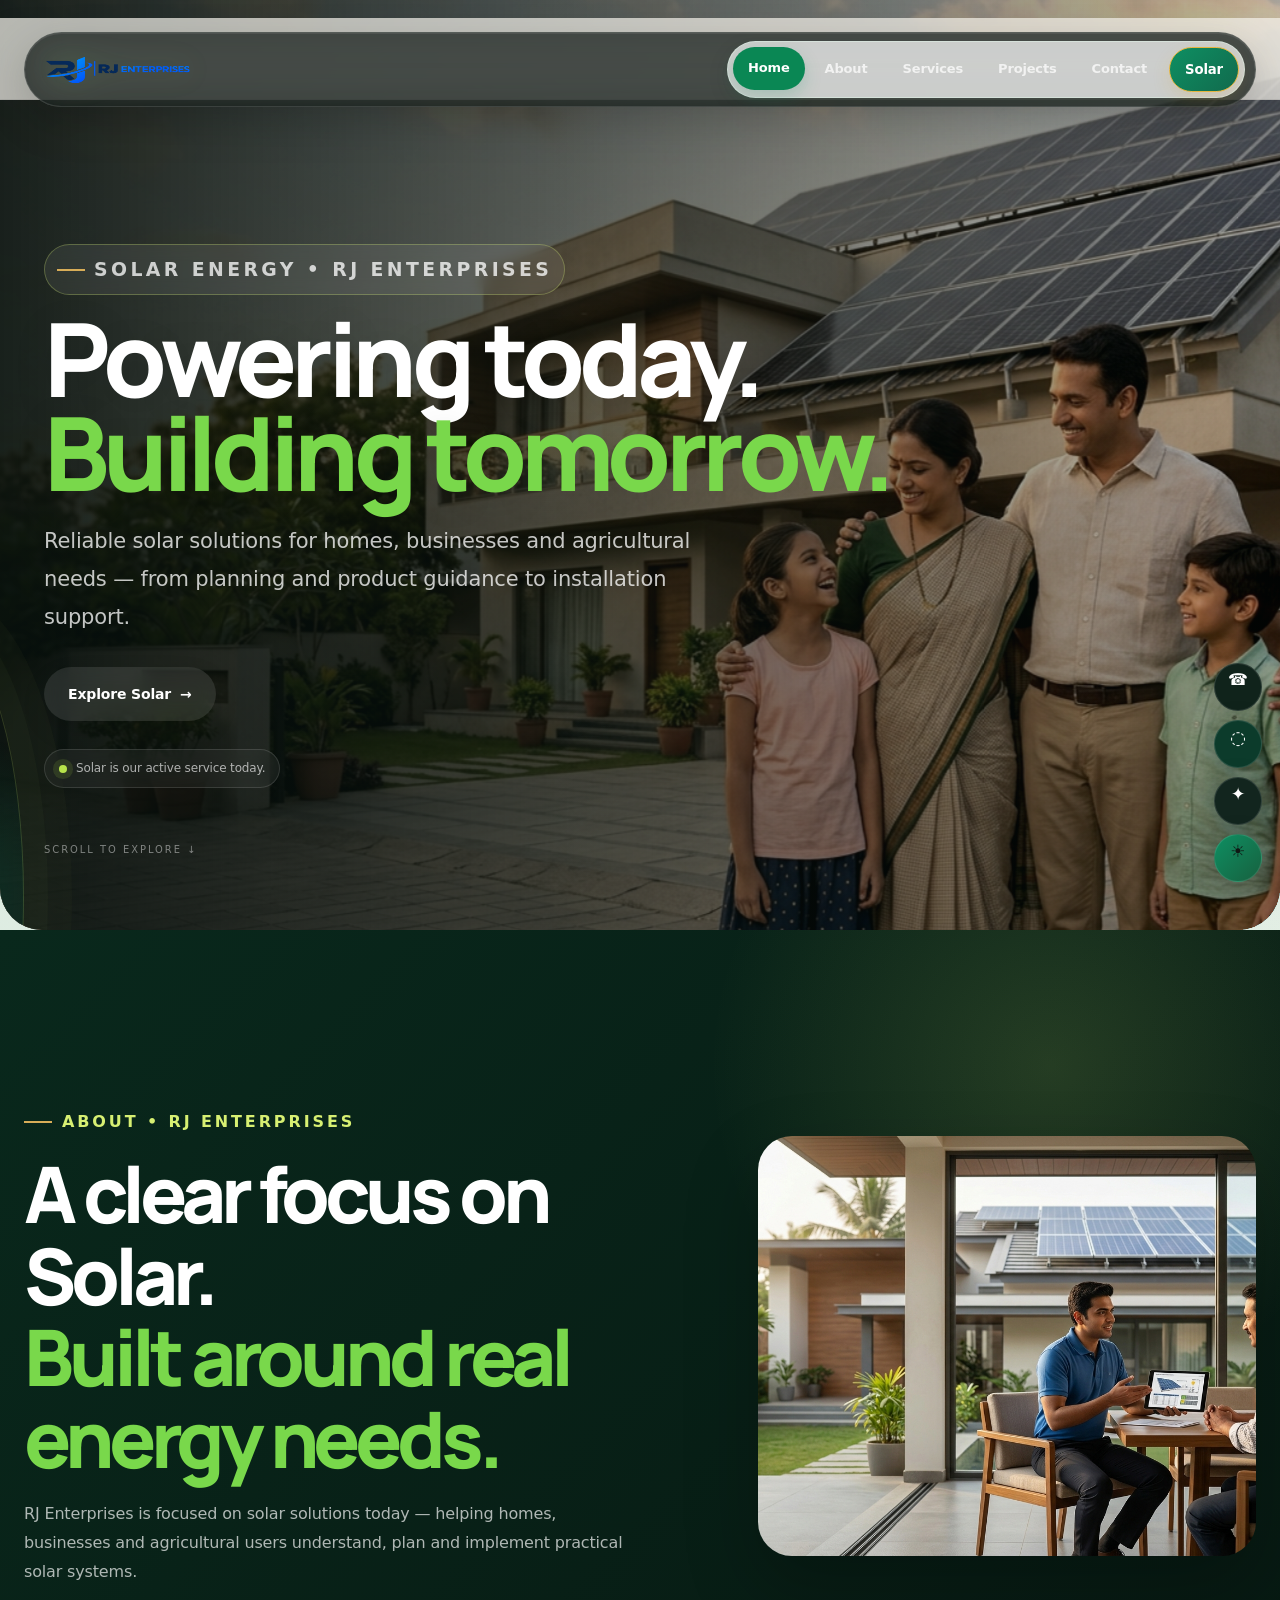
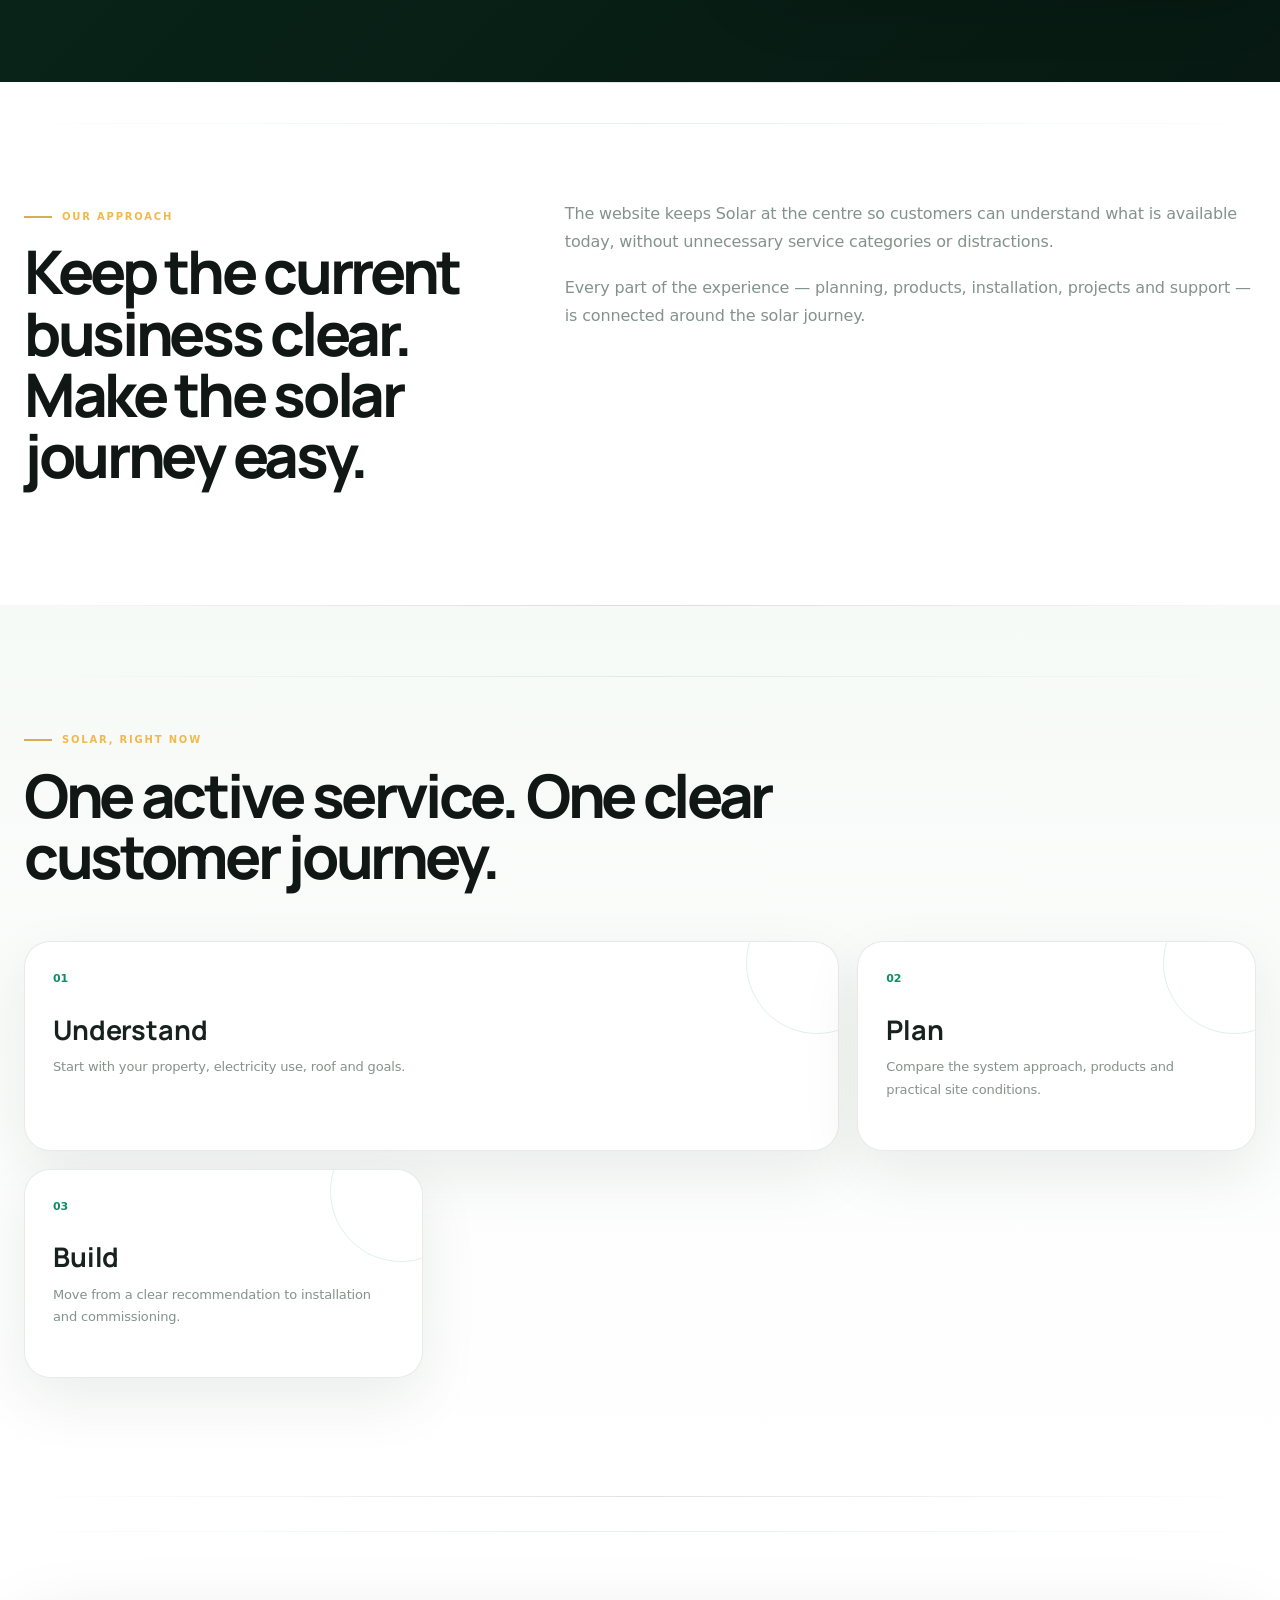
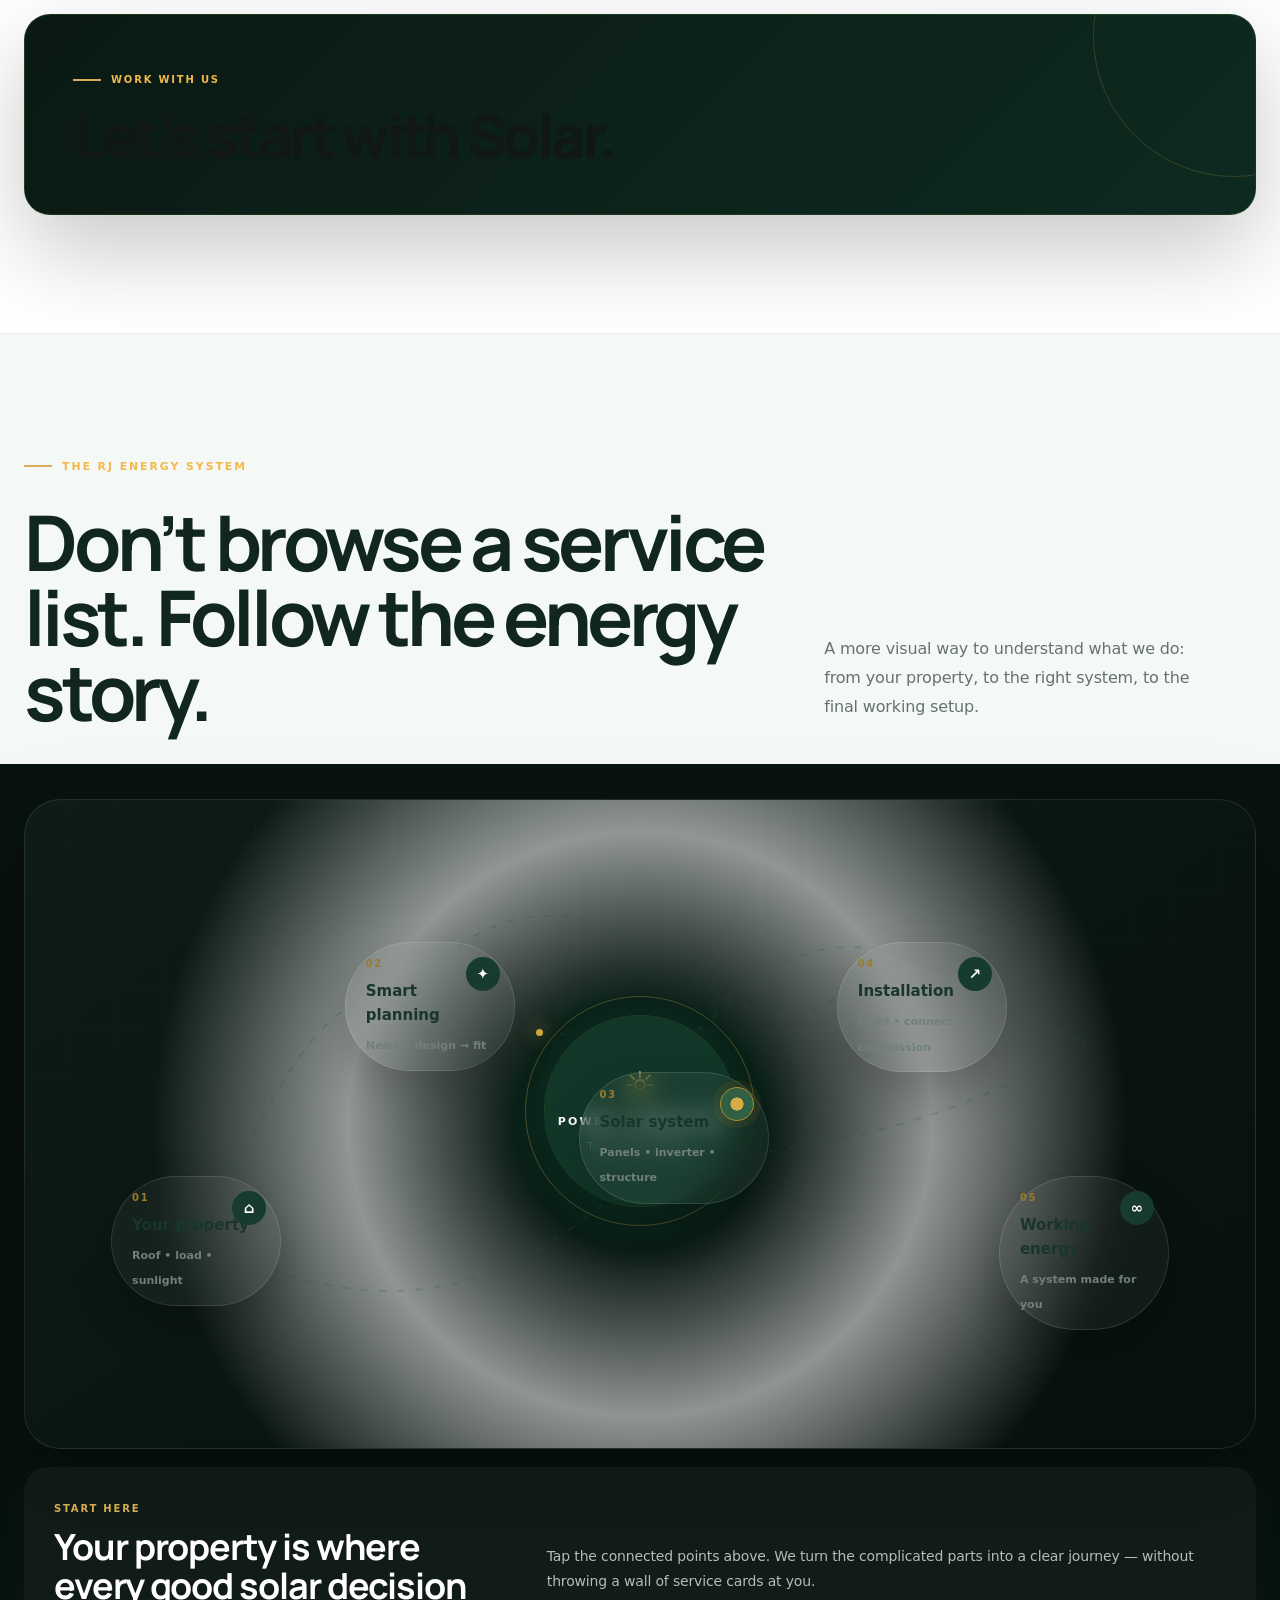
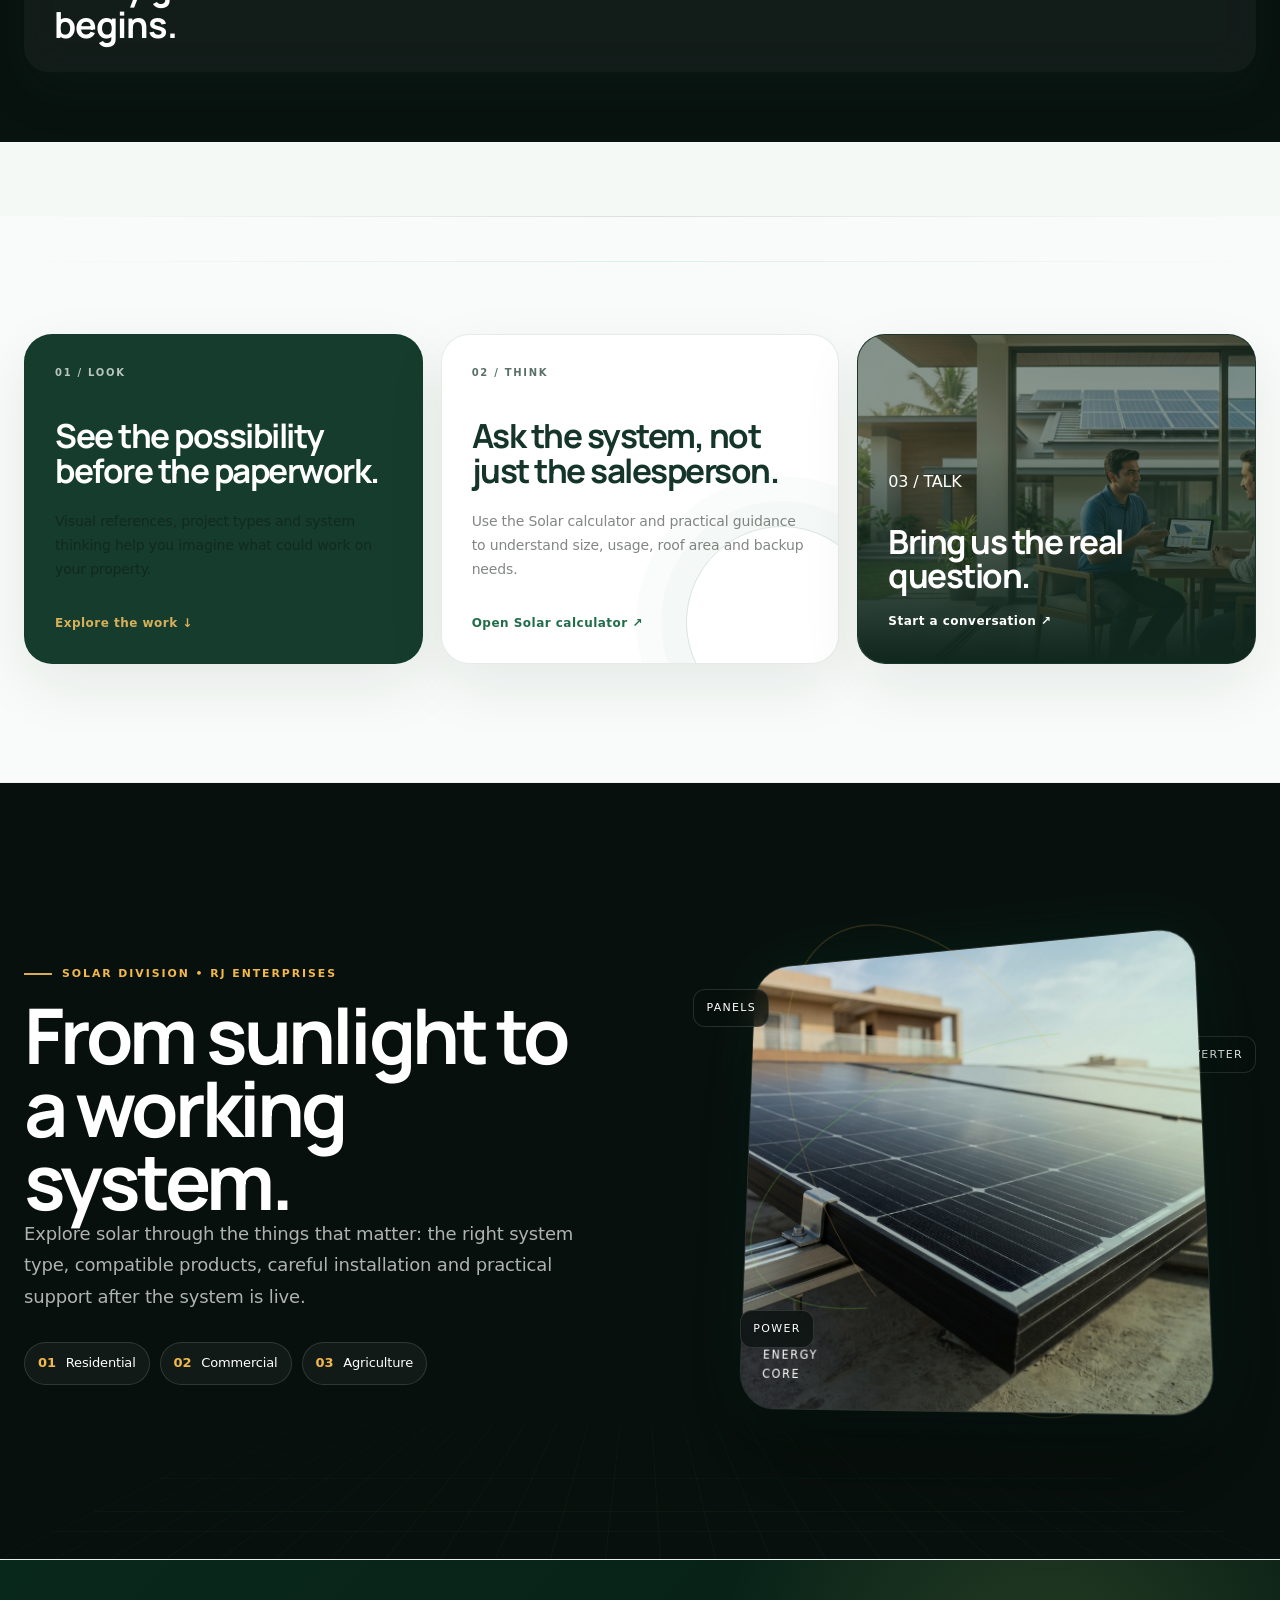
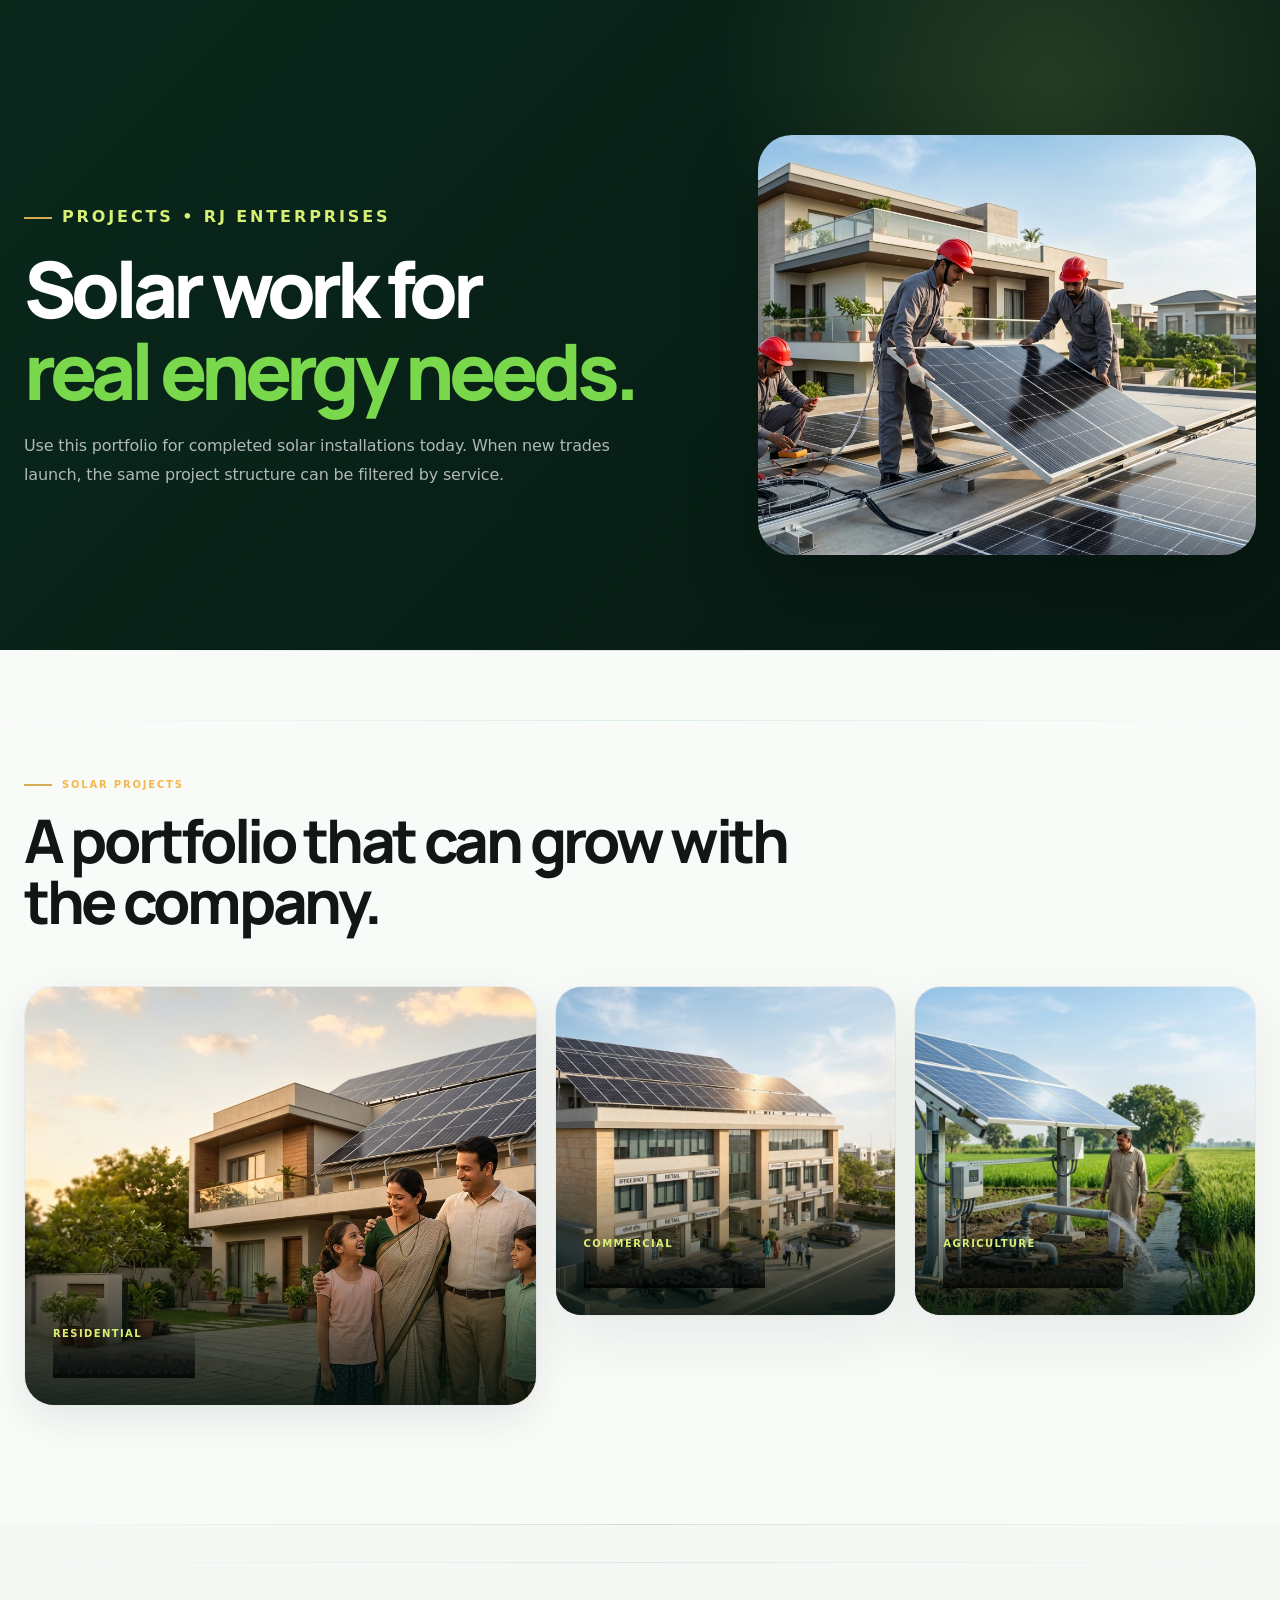
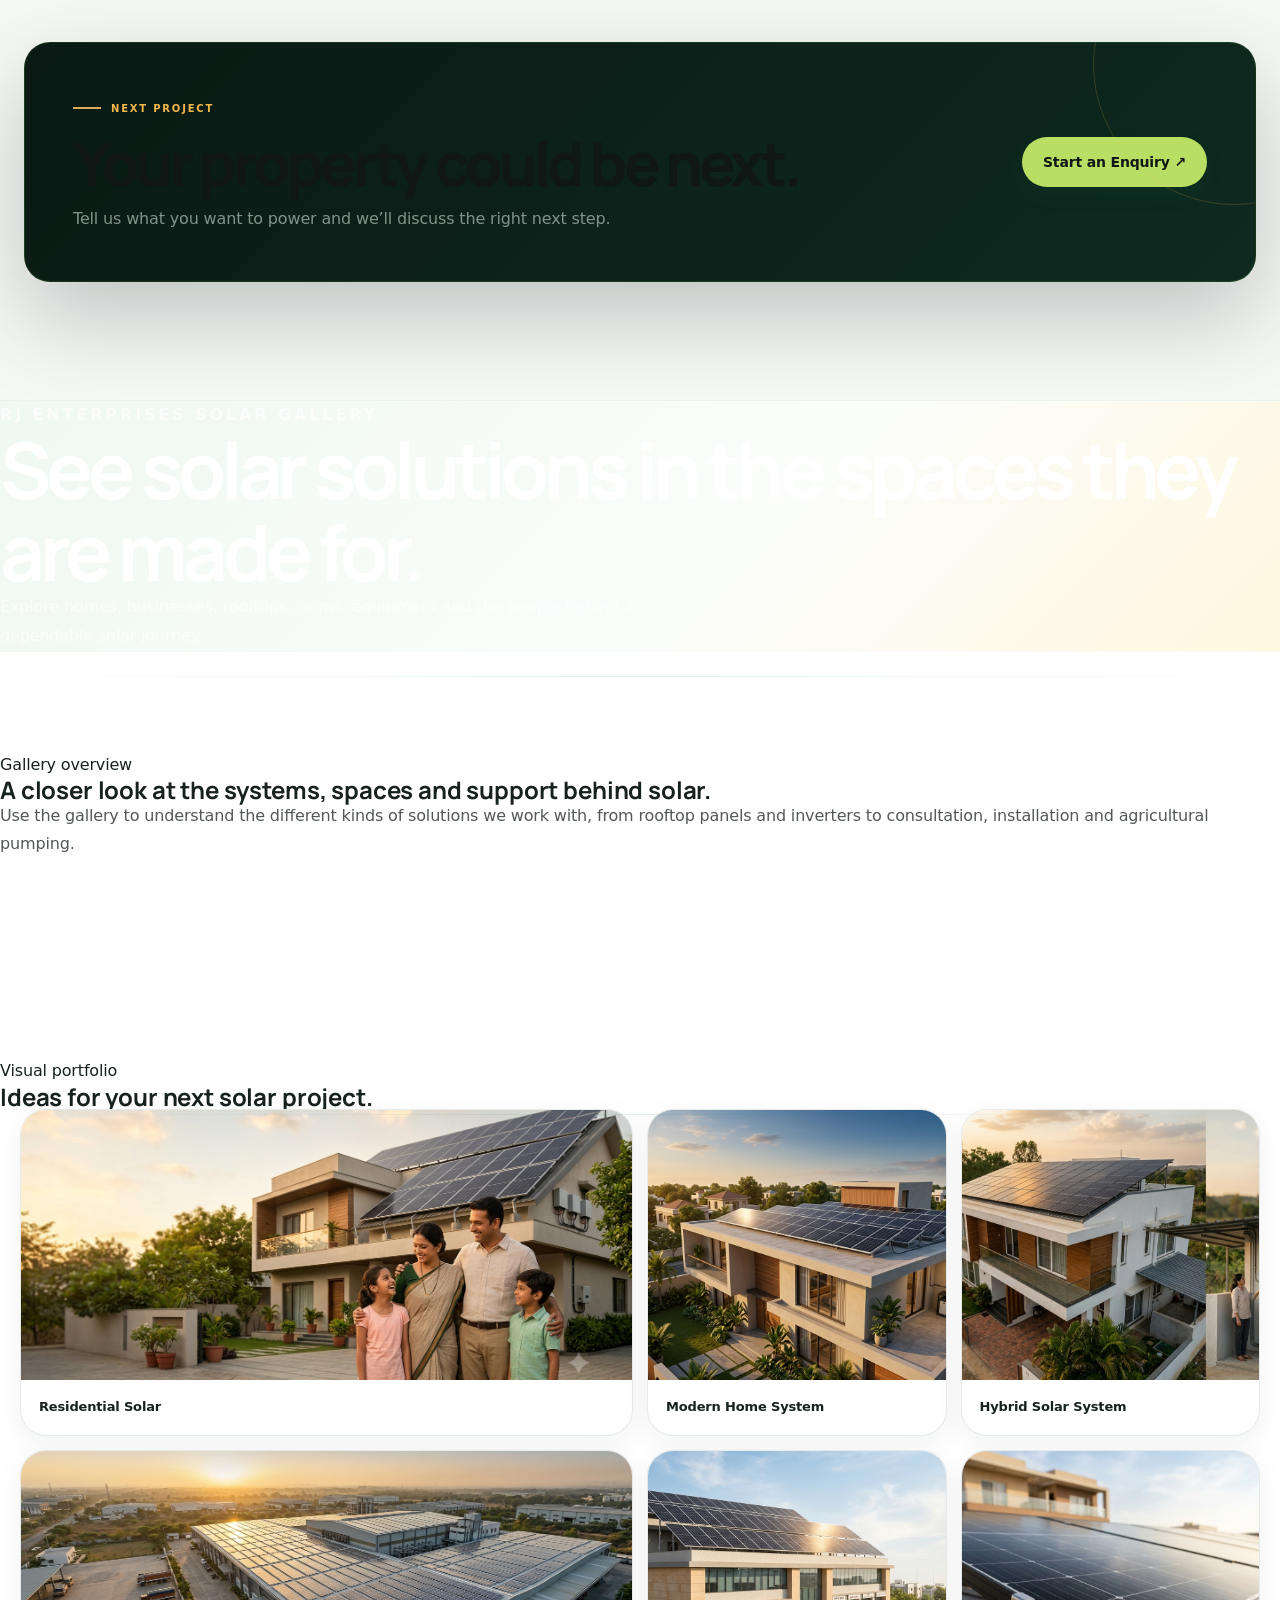
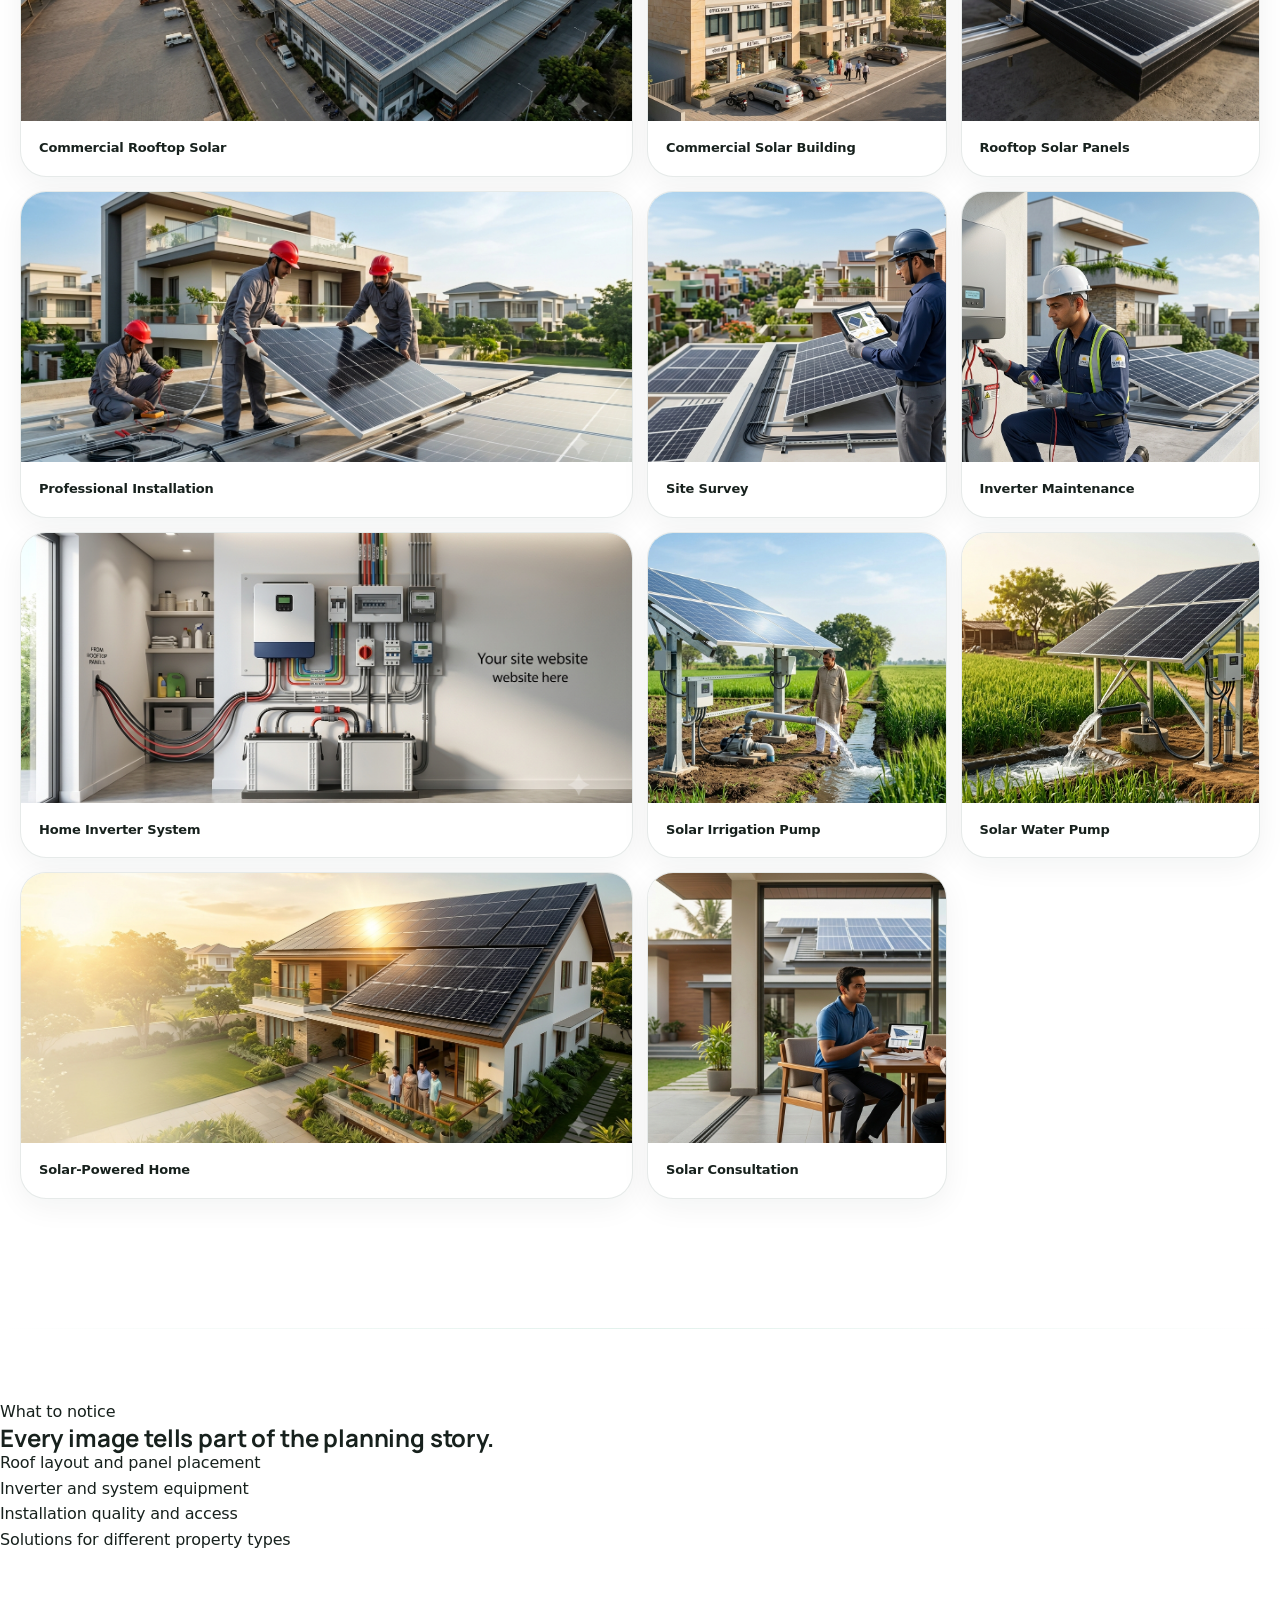
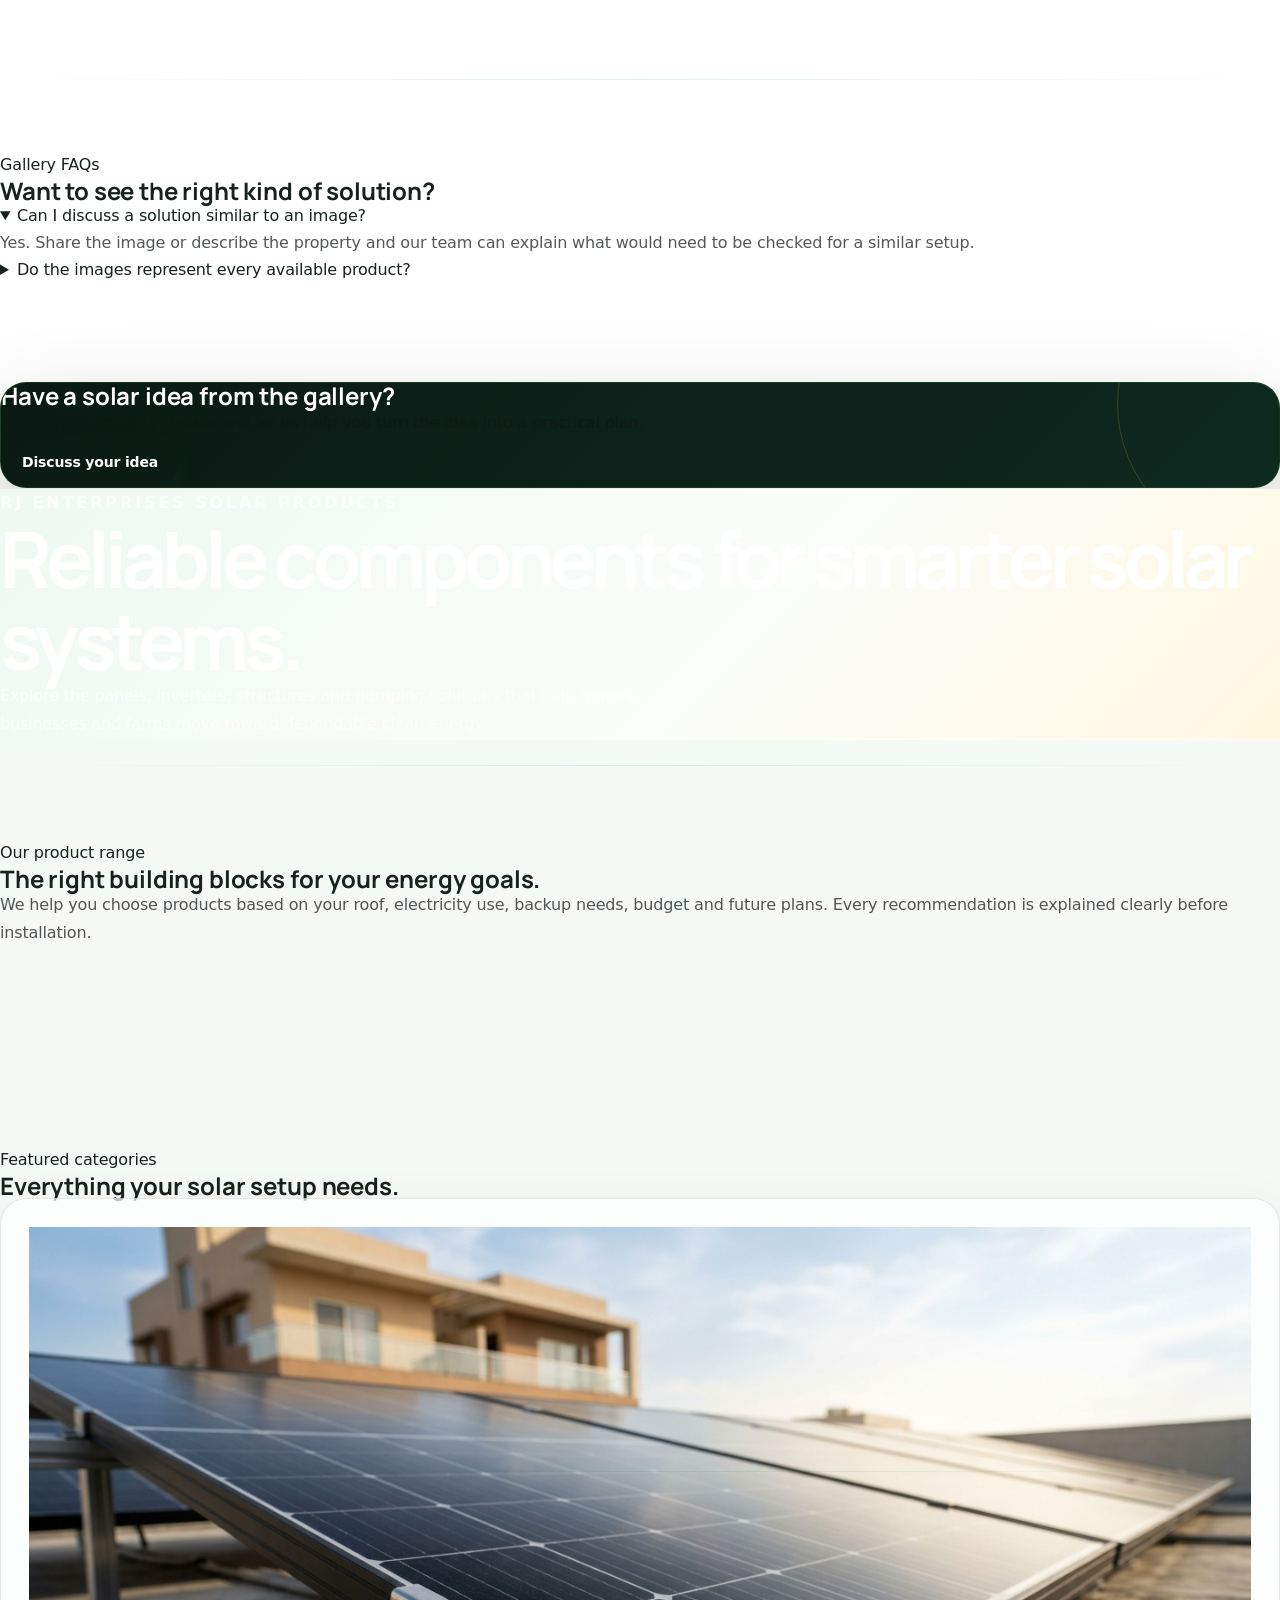
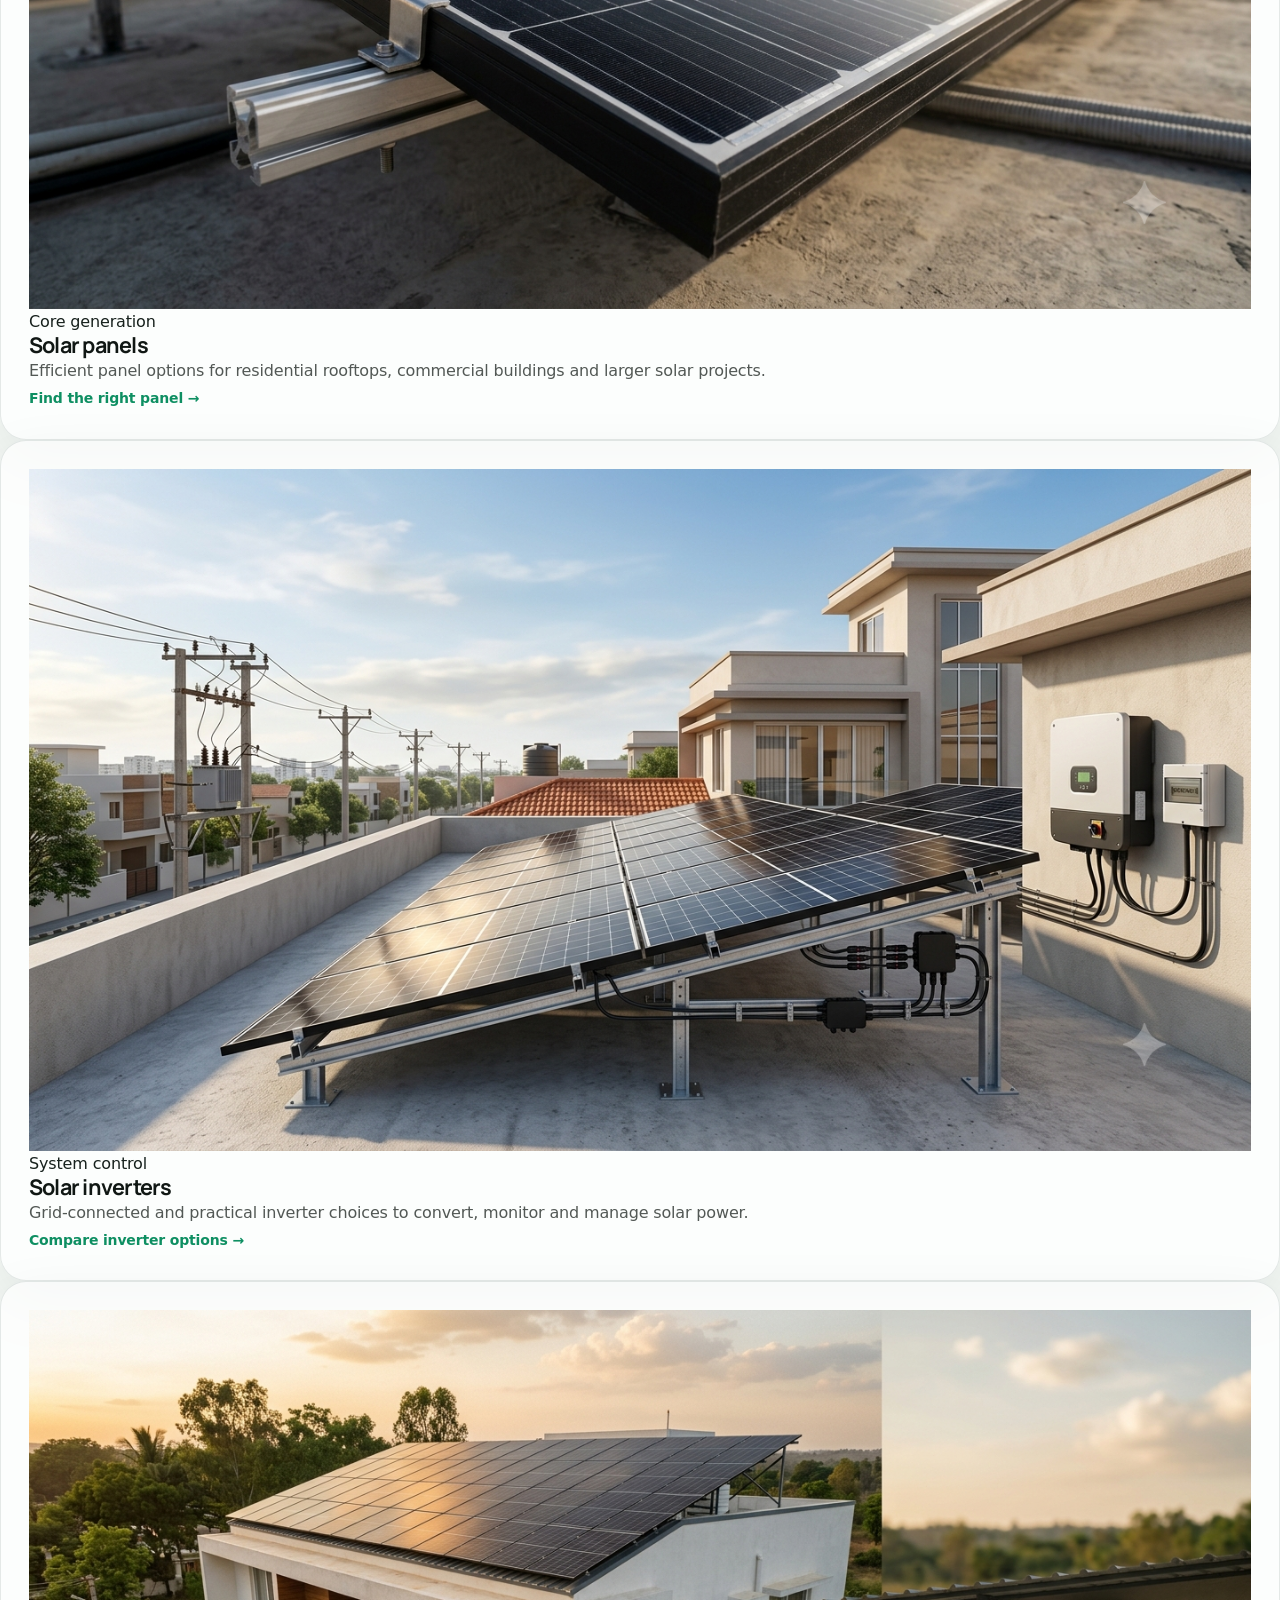
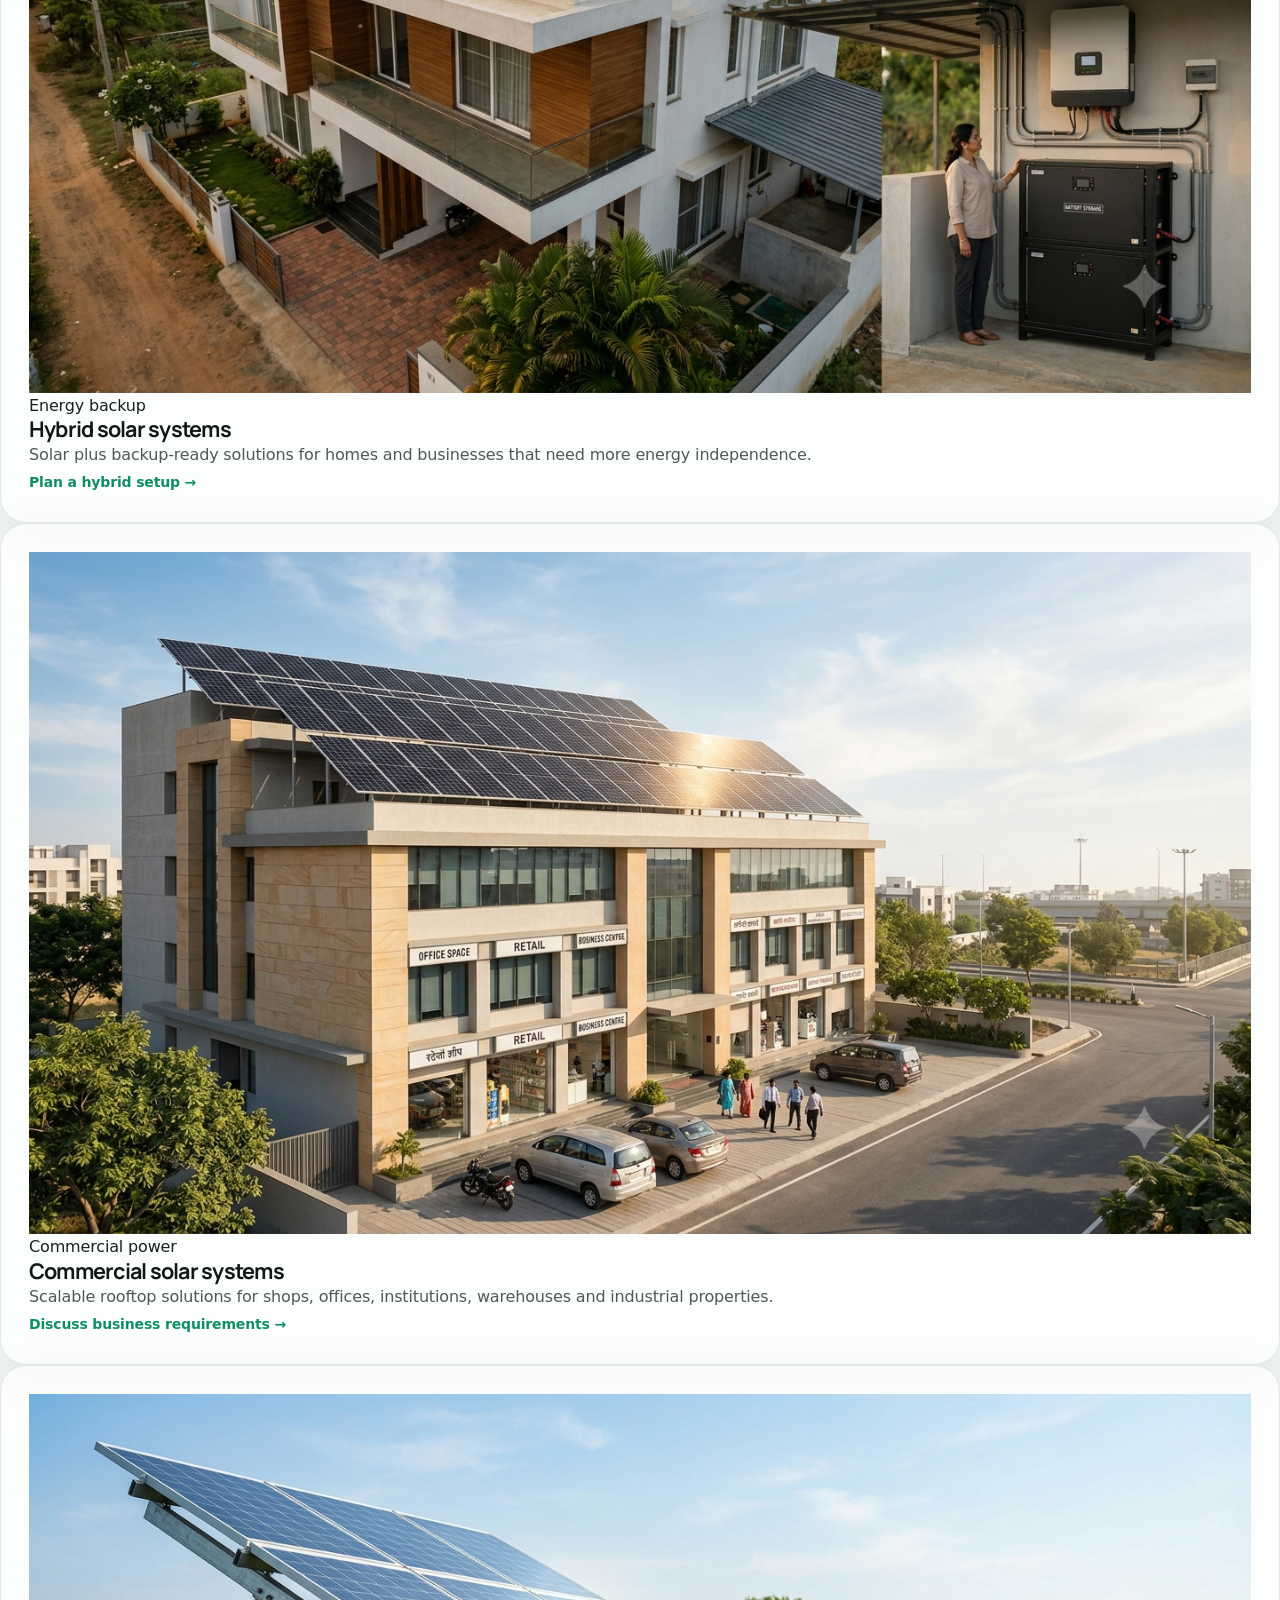
<file: index.html>
<!DOCTYPE html>

<html lang="en">
<head>
<meta charset="utf-8"/>
<meta content="width=device-width, initial-scale=1.0" name="viewport"/>
<meta content="Rajan Enterprises — solar solutions, products, projects, gallery and practical solar support for homes, businesses and agricultural needs." name="description"/>
<meta content="#0a3d2e" name="theme-color"/>
<title>Rajan Enterprises | Solar Solutions</title>
<link href="https://fonts.googleapis.com" rel="preconnect"/>
<link crossorigin="" href="https://fonts.gstatic.com" rel="preconnect"/>
<link href="https://fonts.googleapis.com/css2?family=DM+Sans:wght@400;500;600;700&amp;family=Manrope:wght@600;700;800&amp;display=swap" rel="stylesheet"/>
<link href="style.css" rel="stylesheet"/>
</head>
<body>
<header class="site-header" id="siteHeader"><div class="container header-inner"><a aria-label="RJ Enterprises home" class="logo" href="index.html"><img alt="RJ Enterprises" src="assets/logo/rj-enterprises-logo.png"/></a><button aria-expanded="false" aria-label="Open menu" class="menu-toggle" id="menuToggle" type="button"><span></span><span></span><span></span></button><nav aria-label="Primary navigation" class="main-nav" id="mainNav"><a class="nav-link active" data-en="Home" data-hi="होम" href="index.html">Home</a><a class="nav-link" data-en="About" data-hi="हमारे बारे में" href="pages/about.html">About</a><a class="nav-link" data-en="Services" data-hi="सेवाएं" href="pages/services.html">Services</a><a class="nav-link" data-en="Projects" data-hi="प्रोजेक्ट्स" href="pages/projects.html">Projects</a><a class="nav-link" data-en="Contact" data-hi="संपर्क" href="pages/contact.html">Contact</a><a aria-label="Solar Division" class="nav-solar" data-en="Solar" data-hi="सोलर" href="solar/index.html">☀ Solar</a></nav></div></header>
<main><section data-reveal="" class="hero" id="home"><div class="hero-media"><img alt="Solar panels installed on a modern home" src="assets/images/family-home-solar.png"/></div><div class="hero-overlay"></div><div class="container hero-content"><p class="eyebrow">SOLAR ENERGY • RJ ENTERPRISES</p><h1>Powering today.<br/><em>Building tomorrow.</em></h1><p class="hero-copy" data-en="Reliable solar solutions for homes, businesses and agricultural needs — from planning and product guidance to installation support." data-hi="घरों, व्यवसायों और कृषि जरूरतों के लिए भरोसेमंद सोलर समाधान — प्लानिंग और उत्पाद सलाह से लेकर इंस्टॉलेशन सहायता तक।">Reliable solar solutions for homes, businesses and agricultural needs — from planning and product guidance to installation support.</p><div class="hero-actions"><a class="btn btn-ghost" href="solar/index.html">Explore Solar <span>→</span></a></div><div class="hero-note"><span class="pulse-dot"></span><span data-en="Solar is our active service today." data-hi="आज हमारी सक्रिय सेवा सोलर है।">Solar is our active service today.</span></div></div></section><div class="home-page-section" id="home-about"><div class="home-section-marker"><h2>About</h2></div><section data-reveal="" class="inner-hero"><div class="container inner-hero-grid"><div><p class="eyebrow" data-en="ABOUT • RJ ENTERPRISES" data-hi="हमारे बारे में • RJ एंटरप्राइजेज">ABOUT • RJ ENTERPRISES</p><h1>A clear focus on Solar.<br/><em>Built around real energy needs.</em></h1><p data-en="RJ Enterprises is focused on solar solutions today — helping homes, businesses and agricultural users understand, plan and implement practical solar systems." data-hi="RJ Enterprises का वर्तमान फोकस सोलर समाधान है, और व्यवसाय संरचना भविष्य के विस्तार के लिए तैयार है।">RJ Enterprises is focused on solar solutions today — helping homes, businesses and agricultural users understand, plan and implement practical solar systems.</p></div><div class="inner-hero-image"><img alt="Solar consultation" src="assets/images/solar-consultation.png"/></div></div></section><section data-reveal="" class="section"><div class="container two-col"><div><p class="section-kicker" data-en="OUR APPROACH" data-hi="हमारा दृष्टिकोण">OUR APPROACH</p><h2 data-en="Keep the current business clear. Make the solar journey easy." data-hi="वर्तमान व्यवसाय को स्पष्ट रखें। भविष्य की वृद्धि को आसान बनाएं।">Keep the current business clear. Make the solar journey easy.</h2></div><div><p style="color:var(--muted);font-size:16px">The website keeps Solar at the centre so customers can understand what is available today, without unnecessary service categories or distractions.</p><p style="color:var(--muted);font-size:16px;margin-top:18px">Every part of the experience — planning, products, installation, projects and support — is connected around the solar journey.</p></div></div></section><section data-reveal="" class="section soft-section"><div class="container"><div class="section-head"><p class="section-kicker" data-en="SOLAR, RIGHT NOW" data-hi="अभी सोलर">SOLAR, RIGHT NOW</p><h2 data-en="One active service. One clear customer journey." data-hi="एक सक्रिय सेवा। एक स्पष्ट ग्राहक यात्रा।">One active service. One clear customer journey.</h2></div><div class="about-flow-grid"><article class="detail-card featured"><div class="detail-number">01</div><h3 data-en="Understand" data-hi="समझें">Understand</h3><p data-en="Start with your property, electricity use, roof and goals." data-hi="अपनी प्रॉपर्टी, बिजली उपयोग, छत और लक्ष्य से शुरुआत करें।">Start with your property, electricity use, roof and goals.</p></article><article class="detail-card"><div class="detail-number">02</div><h3 data-en="Plan" data-hi="योजना बनाएं">Plan</h3><p data-en="Compare the system approach, products and practical site conditions." data-hi="सिस्टम, उत्पाद और साइट की वास्तविक स्थितियों को समझें।">Compare the system approach, products and practical site conditions.</p></article><article class="detail-card"><div class="detail-number">03</div><h3 data-en="Build" data-hi="बनाएं">Build</h3><p data-en="Move from a clear recommendation to installation and commissioning." data-hi="स्पष्ट सुझाव से इंस्टॉलेशन और कमीशनिंग तक बढ़ें।">Move from a clear recommendation to installation and commissioning.</p></article></div></div></section><section data-reveal="" class="section quote-section"><div class="container quote-box"><div><p class="section-kicker" data-en="WORK WITH US" data-hi="हमारे साथ काम करें">WORK WITH US</p><h2 data-en="Let’s start with Solar." data-hi="सोलर से शुरुआत करें।">Let’s start with Solar.</h2></div></div></section></div><div class="home-page-section home-discovery" id="home-services">
<section class="discovery-hero" data-reveal>
  <div class="container discovery-head">
    <div>
      <p class="eyebrow" data-en="THE RJ ENERGY SYSTEM" data-hi="RJ एनर्जी सिस्टम">THE RJ ENERGY SYSTEM</p>
      <h2 data-en="Don’t browse a service list. Follow the energy story." data-hi="सिर्फ सेवाओं की सूची न देखें। ऊर्जा की कहानी को फॉलो करें।">Don’t browse a service list. <em>Follow the energy story.</em></h2>
    </div>
    <p class="discovery-intro" data-en="A more visual way to understand what we do: from your property, to the right system, to the final working setup." data-hi="हमारे काम को समझने का एक विजुअल तरीका: आपकी प्रॉपर्टी से सही सिस्टम और फिर तैयार समाधान तक।">A more visual way to understand what we do: from your property, to the right system, to the final working setup.</p>
  </div>
</section>
<section class="energy-map-section" data-reveal aria-label="RJ energy journey">
  <div class="container">
    <div class="energy-map" id="energyMap">
      <svg class="energy-wires" viewBox="0 0 1200 650" preserveAspectRatio="none" aria-hidden="true">
        <path d="M140 430 C250 360 250 180 390 190 S570 320 680 210 S870 150 1035 245"/>
        <path d="M140 430 C300 510 420 520 545 420 S790 390 1035 245"/>
        <path d="M390 190 C430 110 535 90 620 155 S760 250 835 155"/>
      </svg>
      <button class="energy-node node-property" data-node="property" type="button"><span class="node-icon">⌂</span><small>01</small><strong data-en="Your property" data-hi="आपकी प्रॉपर्टी">Your property</strong><em data-en="Roof • load • sunlight" data-hi="छत • लोड • धूप">Roof • load • sunlight</em></button>
      <button class="energy-node node-plan" data-node="plan" type="button"><span class="node-icon">✦</span><small>02</small><strong data-en="Smart planning" data-hi="स्मार्ट प्लानिंग">Smart planning</strong><em data-en="Need → design → fit" data-hi="जरूरत → डिजाइन → फिट">Need → design → fit</em></button>
      <button class="energy-node node-solar" data-node="solar" type="button"><span class="node-orbit"></span><small>03</small><strong data-en="Solar system" data-hi="सोलर सिस्टम">Solar system</strong><em data-en="Panels • inverter • structure" data-hi="पैनल • इन्वर्टर • स्ट्रक्चर">Panels • inverter • structure</em></button>
      <button class="energy-node node-install" data-node="install" type="button"><span class="node-icon">↗</span><small>04</small><strong data-en="Installation" data-hi="इंस्टॉलेशन">Installation</strong><em data-en="Build • connect • commission" data-hi="बनाएं • जोड़ें • चालू करें">Build • connect • commission</em></button>
      <button class="energy-node node-result" data-node="result" type="button"><span class="node-icon">∞</span><small>05</small><strong data-en="Working energy" data-hi="चलती ऊर्जा">Working energy</strong><em data-en="A system made for you" data-hi="आपके लिए बना सिस्टम">A system made for you</em></button>
      <div class="energy-center"><span class="center-ring"></span><span class="center-sun">☼</span><b data-en="POWER, CONNECTED" data-hi="पावर, कनेक्टेड">POWER, CONNECTED</b><small data-en="Tap a point to explore" data-hi="जानने के लिए किसी बिंदु को टैप करें">Tap a point to explore</small></div>
    </div>
    <div class="energy-story" id="energyStory" aria-live="polite">
      <div><span data-en="START HERE" data-hi="यहां से शुरू करें">START HERE</span><h3 id="energyStoryTitle" data-en="Your property is where every good solar decision begins." data-hi="हर सही सोलर निर्णय आपकी प्रॉपर्टी से शुरू होता है।">Your property is where every good solar decision begins.</h3></div>
      <p id="energyStoryText" data-en="Tap the connected points above. We turn the complicated parts into a clear journey — without throwing a wall of service cards at you." data-hi="ऊपर जुड़े हुए बिंदुओं पर टैप करें। हम जटिल हिस्सों को एक आसान यात्रा में बदलते हैं — बिना सेवाओं के ढेर सारे कार्ड दिखाए।">Tap the connected points above. We turn the complicated parts into a clear journey — without throwing a wall of service cards at you.</p>
    </div>
  </div>
</section>
<section class="signal-strip" data-reveal><div class="container signal-inner"><span>RJ ENTERPRISES</span><i></i><span data-en="SOLAR DIVISION" data-hi="सोलर डिवीजन">SOLAR DIVISION</span><i></i><span data-en="DESIGNED AROUND YOUR PROPERTY" data-hi="आपकी प्रॉपर्टी के अनुसार डिजाइन">DESIGNED AROUND YOUR PROPERTY</span><i></i><span>2026</span></div></section>
<section class="discovery-cards section" data-reveal><div class="container discovery-grid">
  <article class="discovery-card dark-card"><span>01 / LOOK</span><h3 data-en="See the possibility before the paperwork." data-hi="कागज़ी प्रक्रिया से पहले संभावना देखें।">See the possibility before the paperwork.</h3><p data-en="Visual references, project types and system thinking help you imagine what could work on your property." data-hi="विजुअल रेफरेंस, प्रोजेक्ट टाइप और सिस्टम सोच से आपको अपनी प्रॉपर्टी की संभावना समझने में मदद मिलती है।">Visual references, project types and system thinking help you imagine what could work on your property.</p><a href="#home-projects" data-en="Explore the work ↓" data-hi="काम देखें ↓">Explore the work ↓</a></article>
  <article class="discovery-card line-card"><span>02 / THINK</span><h3 data-en="Ask the system, not just the salesperson." data-hi="सिर्फ सेल्सपर्सन नहीं, पूरे सिस्टम के बारे में सोचें।">Ask the system, not just the salesperson.</h3><p data-en="Use the Solar calculator and practical guidance to understand size, usage, roof area and backup needs." data-hi="सोलर कैलकुलेटर से सिस्टम साइज, उपयोग, छत क्षेत्र और बैकअप जरूरत को समझें।">Use the Solar calculator and practical guidance to understand size, usage, roof area and backup needs.</p><a href="solar/pages/calculator.html" data-en="Open Solar calculator ↗" data-hi="सोलर कैलकुलेटर खोलें ↗">Open Solar calculator ↗</a></article>
  <article class="discovery-card image-card"><img src="assets/images/solar-consultation.png" alt="Solar consultation"><div><span>03 / TALK</span><h3 data-en="Bring us the real question." data-hi="अपना असली सवाल हमारे पास लाएं।">Bring us the real question.</h3><a href="pages/contact.html" data-en="Start a conversation ↗" data-hi="बात शुरू करें ↗">Start a conversation ↗</a></div></article>
</div></section>
</div>
<div class="home-page-section" id="home-solar-showcase"><div class="home-section-marker"><h2>Solar</h2></div><section class="solar-showcase" data-reveal><div class="container solar-showcase-grid"><div class="solar-showcase-copy"><p class="eyebrow" data-en="SOLAR DIVISION • RJ ENTERPRISES" data-hi="सोलर डिवीजन • RJ एंटरप्राइजेज">SOLAR DIVISION • RJ ENTERPRISES</p><h2 data-en="From sunlight to a working system." data-hi="धूप से एक काम करने वाले सिस्टम तक।">From sunlight to <em>a working system.</em></h2><p data-en="Explore solar through the things that matter: the right system type, compatible products, careful installation and practical support after the system is live." data-hi="सोलर को उन चीजों के जरिए समझें जो वास्तव में मायने रखती हैं: सही सिस्टम, सही उत्पाद, सावधानी से इंस्टॉलेशन और सिस्टम शुरू होने के बाद व्यावहारिक सहायता।">Explore solar through the things that matter: the right system type, compatible products, careful installation and practical support after the system is live.</p><div class="solar-spec-row"><span><b>01</b> Residential</span><span><b>02</b> Commercial</span><span><b>03</b> Agriculture</span></div></div><div class="solar-showcase-visual"><div class="solar-orbit orbit-a"></div><div class="solar-orbit orbit-b"></div><div class="solar-core"><img src="assets/images/rooftop-solar-panel-closeup.png" alt="Solar panel close-up" loading="lazy"><span>ENERGY<br>CORE</span></div><span class="solar-float-tag tag-one">PANELS</span><span class="solar-float-tag tag-two">INVERTER</span><span class="solar-float-tag tag-three">POWER</span></div></div></section></div><div class="home-page-section" id="home-projects"><div class="home-section-marker"><h2>Projects</h2></div><section data-reveal="" class="inner-hero"><div class="container inner-hero-grid"><div><p class="eyebrow" data-en="PROJECTS • RJ ENTERPRISES" data-hi="प्रोजेक्ट्स • RJ एंटरप्राइजेज">PROJECTS • RJ ENTERPRISES</p><h1>Solar work for<br/><em>real energy needs.</em></h1><p>Use this portfolio for completed solar installations today. When new trades launch, the same project structure can be filtered by service.</p></div><div class="inner-hero-image"><img alt="Solar installation" src="assets/images/rooftop-solar-installation.png"/></div></div></section><section data-reveal="" class="section"><div class="container"><div class="section-head"><p class="section-kicker" data-en="SOLAR PROJECTS" data-hi="सोलर प्रोजेक्ट्स">SOLAR PROJECTS</p><h2 data-en="A portfolio that can grow with the company." data-hi="कंपनी के साथ बढ़ने वाला पोर्टफोलियो।">A portfolio that can grow with the company.</h2></div><div class="project-grid"><a class="project-card large"><img alt="Residential solar" src="assets/images/family-home-solar.png"/><div class="project-overlay"><span data-en="Residential" data-hi="घरेलू">Residential</span><h3 data-en="Home Solar" data-hi="होम सोलर">Home Solar</h3></div></a><a class="project-card"><img alt="Commercial solar" src="assets/images/commercial-solar-building.png"/><div class="project-overlay"><span data-en="Commercial" data-hi="कमर्शियल">Commercial</span><h3 data-en="Business Solar" data-hi="बिजनेस सोलर">Business Solar</h3></div></a><a class="project-card"><img alt="Agricultural solar" src="assets/images/solar-irrigation-pump.png"/><div class="project-overlay"><span data-en="Agriculture" data-hi="कृषि">Agriculture</span><h3 data-en="Solar Pumping" data-hi="सोलर पंपिंग">Solar Pumping</h3></div></a></div></div></section><section data-reveal="" class="section quote-section"><div class="container quote-box"><div><p class="section-kicker" data-en="NEXT PROJECT" data-hi="अगला प्रोजेक्ट">NEXT PROJECT</p><h2 data-en="Your property could be next." data-hi="आपकी प्रॉपर्टी अगली हो सकती है।">Your property could be next.</h2><p>Tell us what you want to power and we’ll discuss the right next step.</p></div><a class="btn btn-primary" data-en="Start an Enquiry ↗" data-hi="पूछताछ शुरू करें ↗" href="pages/contact.html">Start an Enquiry ↗</a></div></section></div><div class="home-page-section" id="home-gallery"><div class="home-section-marker"><h2>Gallery</h2></div><section data-reveal="" class="page-hero"><div class="page-hero-content"><p class="page-kicker" data-en="RJ ENTERPRISES SOLAR GALLERY" data-hi="RJ एंटरप्राइजेज सोलर गैलरी">RJ ENTERPRISES SOLAR GALLERY</p><h1 data-en="See solar solutions in the spaces they are made for." data-hi="उन जगहों के लिए बने सोलर समाधानों को देखें जहां वे काम करते हैं।">See solar solutions in the spaces they are made for.</h1><p data-en="Explore homes, businesses, rooftops, farms, equipment and the people behind a dependable solar journey." data-hi="घरों, व्यवसायों, रूफटॉप, खेतों, उपकरणों और भरोसेमंद सोलर सफर से जुड़े लोगों को देखें।">Explore homes, businesses, rooftops, farms, equipment and the people behind a dependable solar journey.</p></div></section><section data-reveal="" class="page-content gallery-intro"><div class="section-heading"><span data-en="Gallery overview" data-hi="गैलरी अवलोकन">Gallery overview</span><h2 data-en="A closer look at the systems, spaces and support behind solar." data-hi="सोलर सिस्टम, जगहों और सहायता की एक करीब से झलक।">A closer look at the systems, spaces and support behind solar.</h2></div><p data-en="Use the gallery to understand the different kinds of solutions we work with, from rooftop panels and inverters to consultation, installation and agricultural pumping." data-hi="गैलरी में रूफटॉप पैनल और इन्वर्टर से लेकर कंसल्टेशन, इंस्टॉलेशन और कृषि पंपिंग तक हमारे विभिन्न समाधान देखें।">Use the gallery to understand the different kinds of solutions we work with, from rooftop panels and inverters to consultation, installation and agricultural pumping.</p></section><section data-reveal="" class="page-content gallery-showcase"><div class="gallery-section-heading"><span data-en="Visual portfolio" data-hi="विजुअल पोर्टफोलियो">Visual portfolio</span><h2 data-en="Ideas for your next solar project." data-hi="आपके अगले सोलर प्रोजेक्ट के लिए आइडिया।">Ideas for your next solar project.</h2></div>
<div class="gallery-grid">
<figure class="gallery-item"><img alt="Family home with rooftop solar panels" loading="lazy" src="assets/images/family-home-solar.png"/><figcaption data-en="Residential Solar" data-hi="घरेलू सोलर">Residential Solar</figcaption></figure>
<figure class="gallery-item"><img alt="Modern home solar system" loading="lazy" src="assets/images/modern-home-solar-system.png"/><figcaption>Modern Home System</figcaption></figure>
<figure class="gallery-item"><img alt="Hybrid solar system at a home" loading="lazy" src="assets/images/hybrid-home-solar-system.png"/><figcaption>Hybrid Solar System</figcaption></figure>
<figure class="gallery-item"><img alt="Commercial rooftop solar project" loading="lazy" src="assets/images/commercial-rooftop-solar.png"/><figcaption>Commercial Rooftop Solar</figcaption></figure>
<figure class="gallery-item"><img alt="Commercial building with solar panels" loading="lazy" src="assets/images/commercial-solar-building.png"/><figcaption>Commercial Solar Building</figcaption></figure>
<figure class="gallery-item"><img alt="Close-up of rooftop solar panels" loading="lazy" src="assets/images/rooftop-solar-panel-closeup.png"/><figcaption>Rooftop Solar Panels</figcaption></figure>
<figure class="gallery-item"><img alt="Solar technicians installing panels" loading="lazy" src="assets/images/rooftop-solar-installation.png"/><figcaption>Professional Installation</figcaption></figure>
<figure class="gallery-item"><img alt="Technician conducting solar site survey" loading="lazy" src="assets/images/solar-site-survey.png"/><figcaption>Site Survey</figcaption></figure>
<figure class="gallery-item"><img alt="Technician servicing solar inverter" loading="lazy" src="assets/images/solar-inverter-maintenance.png"/><figcaption>Inverter Maintenance</figcaption></figure>
<figure class="gallery-item"><img alt="Home solar inverter system" loading="lazy" src="assets/images/home-solar-inverter-system.png"/><figcaption>Home Inverter System</figcaption></figure>
<figure class="gallery-item"><img alt="Solar-powered irrigation pump" loading="lazy" src="assets/images/solar-irrigation-pump.png"/><figcaption>Solar Irrigation Pump</figcaption></figure>
<figure class="gallery-item"><img alt="Solar water pump in a field" loading="lazy" src="assets/images/solar-water-pump.png"/><figcaption>Solar Water Pump</figcaption></figure>
<figure class="gallery-item"><img alt="Solar-powered family home" loading="lazy" src="assets/images/solar-powered-home.png"/><figcaption>Solar-Powered Home</figcaption></figure>
<figure class="gallery-item"><img alt="Solar consultation meeting" loading="lazy" src="assets/images/solar-consultation.png"/><figcaption>Solar Consultation</figcaption></figure>
</div></section><section data-reveal="" class="page-content gallery-notes"><div><span data-en="What to notice" data-hi="क्या देखें">What to notice</span><h2 data-en="Every image tells part of the planning story." data-hi="हर तस्वीर प्लानिंग की कहानी का एक हिस्सा बताती है।">Every image tells part of the planning story.</h2></div><ul><li data-en="Roof layout and panel placement" data-hi="छत का लेआउट और पैनल प्लेसमेंट">Roof layout and panel placement</li><li data-en="Inverter and system equipment" data-hi="इन्वर्टर और सिस्टम उपकरण">Inverter and system equipment</li><li data-en="Installation quality and access" data-hi="इंस्टॉलेशन गुणवत्ता और पहुंच">Installation quality and access</li><li data-en="Solutions for different property types" data-hi="अलग-अलग प्रॉपर्टी के लिए समाधान">Solutions for different property types</li></ul></section><section data-reveal="" class="page-content gallery-faq"><div class="section-heading center"><span data-en="Gallery FAQs" data-hi="गैलरी FAQ">Gallery FAQs</span><h2 data-en="Want to see the right kind of solution?" data-hi="सही तरह का समाधान देखना चाहते हैं?">Want to see the right kind of solution?</h2></div><div class="faq-list"><details open=""><summary data-en="Can I discuss a solution similar to an image?" data-hi="क्या मैं तस्वीर जैसे समाधान पर चर्चा कर सकता हूं?">Can I discuss a solution similar to an image?</summary><p data-en="Yes. Share the image or describe the property and our team can explain what would need to be checked for a similar setup." data-hi="हां। तस्वीर साझा करें या प्रॉपर्टी के बारे में बताएं और हमारी टीम समान सेटअप के लिए जरूरी जांच समझाएगी।">Yes. Share the image or describe the property and our team can explain what would need to be checked for a similar setup.</p></details><details><summary data-en="Do the images represent every available product?" data-hi="क्या तस्वीरों में सभी उपलब्ध उत्पाद दिखाए गए हैं?">Do the images represent every available product?</summary><p data-en="The gallery is a visual selection. Product choices depend on your property, usage, budget and project requirements." data-hi="गैलरी एक विजुअल चयन है। उत्पाद आपकी प्रॉपर्टी, खपत, बजट और प्रोजेक्ट जरूरतों के अनुसार चुने जाते हैं।">The gallery is a visual selection. Product choices depend on your property, usage, budget and project requirements.</p></details></div></section><section data-reveal="" class="page-cta"><div class="page-cta-inner"><div><h2 data-en="Have a solar idea from the gallery?" data-hi="क्या गैलरी से कोई सोलर आइडिया पसंद आया?">Have a solar idea from the gallery?</h2><p data-en="Share your property details and let us help you turn the idea into a practical plan." data-hi="अपनी प्रॉपर्टी की जानकारी साझा करें और आइडिया को उपयोगी योजना में बदलने में मदद लें।">Share your property details and let us help you turn the idea into a practical plan.</p></div><a class="btn" data-en="Discuss your idea" data-hi="अपना विचार साझा करें" href="pages/contact.html">Discuss your idea</a></div></section></div><div class="home-page-section" id="home-products"><div class="home-section-marker"><h2>Products</h2></div><section data-reveal="" class="page-hero"><div class="page-hero-content"><p class="page-kicker" data-en="RJ ENTERPRISES SOLAR PRODUCTS" data-hi="RJ एंटरप्राइजेज सोलर उत्पाद">RJ ENTERPRISES SOLAR PRODUCTS</p><h1 data-en="Reliable components for smarter solar systems." data-hi="स्मार्ट सोलर सिस्टम के लिए भरोसेमंद कंपोनेंट्स।">Reliable components for smarter solar systems.</h1><p data-en="Explore the panels, inverters, structures and pumping solutions that help homes, businesses and farms move toward dependable clean energy." data-hi="पैनल, इन्वर्टर, स्ट्रक्चर और पंपिंग समाधान देखें, जो घरों, व्यवसायों और खेतों को भरोसेमंद स्वच्छ ऊर्जा की ओर ले जाते हैं।">Explore the panels, inverters, structures and pumping solutions that help homes, businesses and farms move toward dependable clean energy.</p></div></section><section data-reveal="" class="page-content products-intro"><div class="section-heading"><span data-en="Our product range" data-hi="हमारी उत्पाद रेंज">Our product range</span><h2 data-en="The right building blocks for your energy goals." data-hi="आपकी ऊर्जा जरूरतों के लिए सही सिस्टम कंपोनेंट।">The right building blocks for your energy goals.</h2></div><p class="products-lead" data-en="We help you choose products based on your roof, electricity use, backup needs, budget and future plans. Every recommendation is explained clearly before installation." data-hi="हम आपकी छत, बिजली खपत, बैकअप जरूरत, बजट और भविष्य की योजना के आधार पर उत्पाद चुनने में मदद करते हैं। हर सुझाव इंस्टॉलेशन से पहले स्पष्ट रूप से समझाया जाता है।">We help you choose products based on your roof, electricity use, backup needs, budget and future plans. Every recommendation is explained clearly before installation.</p></section><section data-reveal="" class="page-content product-catalogue"><div class="section-heading center"><span data-en="Featured categories" data-hi="मुख्य श्रेणियां">Featured categories</span><h2 data-en="Everything your solar setup needs." data-hi="आपके सोलर सेटअप के लिए जरूरी समाधान।">Everything your solar setup needs.</h2></div><div class="product-grid">
<article data-reveal="" class="product-card product-card-featured"><div class="product-image"><img alt="Solar panels for rooftop installation" src="assets/images/rooftop-solar-panel-closeup.png"/></div><div class="product-card-body"><span class="product-label" data-en="Core generation" data-hi="मुख्य जनरेशन">Core generation</span><h3 data-en="Solar panels" data-hi="सोलर पैनल">Solar panels</h3><p data-en="Efficient panel options for residential rooftops, commercial buildings and larger solar projects." data-hi="घरेलू छत, कमर्शियल बिल्डिंग और बड़े सोलर प्रोजेक्ट के लिए कुशल पैनल विकल्प।">Efficient panel options for residential rooftops, commercial buildings and larger solar projects.</p><a class="text-link" data-en="Find the right panel →" data-hi="सही पैनल चुनें →" href="pages/contact.html">Find the right panel →</a></div></article>
<article data-reveal="" class="product-card"><div class="product-image"><img alt="Solar inverter installed with rooftop system" src="assets/images/residential-rooftop-solar-inverter.png"/></div><div class="product-card-body"><span class="product-label" data-en="System control" data-hi="सिस्टम नियंत्रण">System control</span><h3 data-en="Solar inverters" data-hi="सोलर इन्वर्टर">Solar inverters</h3><p data-en="Grid-connected and practical inverter choices to convert, monitor and manage solar power." data-hi="सोलर बिजली को कन्वर्ट, मॉनिटर और मैनेज करने के लिए ग्रिड-कनेक्टेड इन्वर्टर विकल्प।">Grid-connected and practical inverter choices to convert, monitor and manage solar power.</p><a class="text-link" data-en="Compare inverter options →" data-hi="इन्वर्टर विकल्प देखें →" href="pages/contact.html">Compare inverter options →</a></div></article>
<article data-reveal="" class="product-card"><div class="product-image"><img alt="Hybrid home solar system with backup capability" src="assets/images/hybrid-home-solar-system.png"/></div><div class="product-card-body"><span class="product-label" data-en="Energy backup" data-hi="ऊर्जा बैकअप">Energy backup</span><h3 data-en="Hybrid solar systems" data-hi="हाइब्रिड सोलर सिस्टम">Hybrid solar systems</h3><p data-en="Solar plus backup-ready solutions for homes and businesses that need more energy independence." data-hi="उन घरों और व्यवसायों के लिए सोलर और बैकअप समाधान, जिन्हें अधिक ऊर्जा स्वतंत्रता चाहिए।">Solar plus backup-ready solutions for homes and businesses that need more energy independence.</p><a class="text-link" data-en="Plan a hybrid setup →" data-hi="हाइब्रिड सेटअप प्लान करें →" href="pages/contact.html">Plan a hybrid setup →</a></div></article>
<article data-reveal="" class="product-card"><div class="product-image"><img alt="Commercial solar building with rooftop panels" src="assets/images/commercial-solar-building.png"/></div><div class="product-card-body"><span class="product-label" data-en="Commercial power" data-hi="कमर्शियल पावर">Commercial power</span><h3 data-en="Commercial solar systems" data-hi="कमर्शियल सोलर सिस्टम">Commercial solar systems</h3><p data-en="Scalable rooftop solutions for shops, offices, institutions, warehouses and industrial properties." data-hi="दुकानों, कार्यालयों, संस्थानों, वेयरहाउस और औद्योगिक प्रॉपर्टी के लिए विस्तार योग्य रूफटॉप समाधान।">Scalable rooftop solutions for shops, offices, institutions, warehouses and industrial properties.</p><a class="text-link" data-en="Discuss business requirements →" data-hi="व्यावसायिक जरूरत पर बात करें →" href="pages/contact.html">Discuss business requirements →</a></div></article>
<article data-reveal="" class="product-card"><div class="product-image"><img alt="Solar irrigation pump for agricultural use" src="assets/images/solar-irrigation-pump.png"/></div><div class="product-card-body"><span class="product-label" data-en="Agriculture" data-hi="कृषि">Agriculture</span><h3 data-en="Solar water pumps" data-hi="सोलर वाटर पंप">Solar water pumps</h3><p data-en="Efficient pumping solutions for irrigation, farms and agricultural water requirements." data-hi="सिंचाई, खेत और कृषि जल जरूरतों के लिए कुशल पंपिंग समाधान।">Efficient pumping solutions for irrigation, farms and agricultural water requirements.</p><a class="text-link" data-en="Explore pump solutions →" data-hi="पंप समाधान देखें →" href="pages/contact.html">Explore pump solutions →</a></div></article>
<article data-reveal="" class="product-card"><div class="product-image"><img alt="Solar mounting structure during rooftop installation" src="assets/images/rooftop-solar-installation.png"/></div><div class="product-card-body"><span class="product-label" data-en="Installation base" data-hi="इंस्टॉलेशन बेस">Installation base</span><h3 data-en="Mounting structures and BOS" data-hi="माउंटिंग स्ट्रक्चर और BOS">Mounting structures and BOS</h3><p data-en="Strong mounting, cabling and balance-of-system components for safe, clean and durable installations." data-hi="सुरक्षित, साफ और टिकाऊ इंस्टॉलेशन के लिए मजबूत माउंटिंग, केबलिंग और अन्य सिस्टम कंपोनेंट।">Strong mounting, cabling and balance-of-system components for safe, clean and durable installations.</p><a class="text-link" data-en="Plan the complete setup →" data-hi="पूरा सेटअप प्लान करें →" href="pages/contact.html">Plan the complete setup →</a></div></article>
</div></section><section data-reveal="" class="page-content product-choice-section"><div class="product-choice-panel"><div><span class="section-tag" data-en="Choose with confidence" data-hi="भरोसे के साथ चुनें">Choose with confidence</span><h2 data-en="We match products to your real requirement." data-hi="हम उत्पादों को आपकी वास्तविक जरूरत के अनुसार मिलाते हैं।">We match products to your real requirement.</h2><p data-en="A product is only right when it works with your roof, usage pattern and future plans. Our team explains the trade-offs so you can choose with clarity." data-hi="उत्पाद तभी सही होता है जब वह आपकी छत, उपयोग और भविष्य की योजना के साथ काम करे। हमारी टीम विकल्पों को स्पष्ट रूप से समझाती है ताकि आप सही चुनाव कर सकें।">A product is only right when it works with your roof, usage pattern and future plans. Our team explains the trade-offs so you can choose with clarity.</p></div><ul><li data-en="Roof size, direction and shade" data-hi="छत का आकार, दिशा और छाया">Roof size, direction and shade</li><li data-en="Monthly electricity consumption" data-hi="मासिक बिजली खपत">Monthly electricity consumption</li><li data-en="Backup and storage expectations" data-hi="बैकअप और स्टोरेज की जरूरत">Backup and storage expectations</li><li data-en="Budget, warranty and long-term value" data-hi="बजट, वारंटी और लंबे समय का मूल्य">Budget, warranty and long-term value</li></ul></div></section><section class="page-content product-comparison-section"><div class="section-heading center"><span data-en="At a glance" data-hi="एक नजर में">At a glance</span><h2 data-en="Which product category fits your goal?" data-hi="आपके लक्ष्य के लिए कौन-सी उत्पाद श्रेणी सही है?">Which product category fits your goal?</h2></div><div class="product-comparison-wrap"><table class="product-comparison"><thead><tr><th data-en="Product category" data-hi="उत्पाद श्रेणी">Product category</th><th data-en="Best for" data-hi="किसके लिए बेहतर">Best for</th><th data-en="Main benefit" data-hi="मुख्य लाभ">Main benefit</th><th data-en="Planning focus" data-hi="प्लानिंग का फोकस">Planning focus</th></tr></thead><tbody><tr><th data-en="Solar panels" data-hi="सोलर पैनल">Solar panels</th><td data-en="Homes and rooftops" data-hi="घर और रूफटॉप">Homes and rooftops</td><td data-en="Clean electricity generation" data-hi="स्वच्छ बिजली जनरेशन">Clean electricity generation</td><td data-en="Roof area, direction and shade" data-hi="छत का क्षेत्रफल, दिशा और छाया">Roof area, direction and shade</td></tr><tr><th data-en="Solar inverters" data-hi="सोलर इन्वर्टर">Solar inverters</th><td data-en="New or existing systems" data-hi="नए या मौजूदा सिस्टम">New or existing systems</td><td data-en="Power conversion and monitoring" data-hi="पावर कन्वर्जन और मॉनिटरिंग">Power conversion and monitoring</td><td data-en="System size and grid connection" data-hi="सिस्टम क्षमता और ग्रिड कनेक्शन">System size and grid connection</td></tr><tr><th data-en="Hybrid systems" data-hi="हाइब्रिड सिस्टम">Hybrid systems</th><td data-en="Backup-conscious users" data-hi="बैकअप चाहने वाले उपयोगकर्ता">Backup-conscious users</td><td data-en="More energy independence" data-hi="अधिक ऊर्जा स्वतंत्रता">More energy independence</td><td data-en="Backup load and storage needs" data-hi="बैकअप लोड और स्टोरेज जरूरत">Backup load and storage needs</td></tr><tr><th data-en="Solar pumps" data-hi="सोलर पंप">Solar pumps</th><td data-en="Farms and irrigation" data-hi="खेत और सिंचाई">Farms and irrigation</td><td data-en="Efficient water pumping" data-hi="कुशल जल पंपिंग">Efficient water pumping</td><td data-en="Water source, head and daily use" data-hi="जल स्रोत, हेड और दैनिक उपयोग">Water source, head and daily use</td></tr></tbody></table></div></section><section class="page-content product-journey-strip"><div><strong>01</strong><span data-en="Tell us your requirement" data-hi="अपनी जरूरत बताएं">Tell us your requirement</span></div><div><strong>02</strong><span data-en="Get a product shortlist" data-hi="उत्पादों की शॉर्टलिस्ट पाएं">Get a product shortlist</span></div><div><strong>03</strong><span data-en="Confirm compatibility" data-hi="अनुकूलता की पुष्टि करें">Confirm compatibility</span></div><div><strong>04</strong><span data-en="Move to installation" data-hi="इंस्टॉलेशन की ओर बढ़ें">Move to installation</span></div></section><section class="page-content product-quality-section"><div class="section-heading center"><span data-en="What you can expect" data-hi="आपको क्या मिलेगा">What you can expect</span><h2 data-en="Products supported by practical project care." data-hi="व्यावहारिक प्रोजेक्ट सहायता के साथ उत्पाद।">Products supported by practical project care.</h2></div><div class="product-quality-grid"><article><strong>01</strong><h3 data-en="Clear specifications" data-hi="स्पष्ट स्पेसिफिकेशन">Clear specifications</h3><p data-en="Understand capacity, use case and expected role before approving a product." data-hi="उत्पाद स्वीकृत करने से पहले क्षमता, उपयोग और उसकी भूमिका समझें।">Understand capacity, use case and expected role before approving a product.</p></article><article><strong>02</strong><h3 data-en="Complete compatibility" data-hi="पूरी संगतता">Complete compatibility</h3><p data-en="We check that panels, inverter, structure and wiring work as one system." data-hi="हम जांचते हैं कि पैनल, इन्वर्टर, स्ट्रक्चर और वायरिंग एक सिस्टम की तरह काम करें।">We check that panels, inverter, structure and wiring work as one system.</p></article><article><strong>03</strong><h3 data-en="Installation support" data-hi="इंस्टॉलेशन सहायता">Installation support</h3><p data-en="From delivery to commissioning, our team helps move the product into a working setup." data-hi="डिलीवरी से कमीशनिंग तक हमारी टीम उत्पाद को काम करने वाले सेटअप में बदलने में मदद करती है।">From delivery to commissioning, our team helps move the product into a working setup.</p></article></div></section><section class="page-content product-enquiry-section"><div><span class="section-tag" data-en="Product guidance" data-hi="उत्पाद मार्गदर्शन">Product guidance</span><h2 data-en="Not sure what to choose?" data-hi="समझ नहीं आ रहा क्या चुनें?">Not sure what to choose?</h2><p data-en="Share your property type and energy requirement. We will help you shortlist the right product category without confusing technical jargon." data-hi="अपनी प्रॉपर्टी का प्रकार और ऊर्जा जरूरत साझा करें। हम बिना कठिन तकनीकी भाषा के सही उत्पाद श्रेणी चुनने में मदद करेंगे।">Share your property type and energy requirement. We will help you shortlist the right product category without confusing technical jargon.</p></div><a class="btn" data-en="Request product guidance" data-hi="उत्पाद मार्गदर्शन लें" href="pages/contact.html">Request product guidance</a></section><section class="page-content product-faq-section"><div class="section-heading center"><span data-en="Product FAQs" data-hi="उत्पाद FAQ">Product FAQs</span><h2 data-en="Questions to ask before selecting a product." data-hi="उत्पाद चुनने से पहले पूछे जाने वाले सवाल।">Questions to ask before selecting a product.</h2></div><div class="faq-list"><details open=""><summary data-en="How do I choose the right solar panel?" data-hi="सही सोलर पैनल कैसे चुनें?">How do I choose the right solar panel?</summary><p data-en="We compare your available space, energy target, budget and system design before recommending a panel option." data-hi="हम पैनल सुझाने से पहले उपलब्ध जगह, ऊर्जा लक्ष्य, बजट और सिस्टम डिजाइन की तुलना करते हैं।">We compare your available space, energy target, budget and system design before recommending a panel option.</p></details><details><summary data-en="Do you provide complete systems or individual products?" data-hi="क्या आप पूरे सिस्टम या अलग-अलग उत्पाद देते हैं?">Do you provide complete systems or individual products?</summary><p data-en="Both. We can help with a complete solar setup or with a specific component that fits an existing requirement." data-hi="दोनों। हम पूरे सोलर सेटअप या आपकी जरूरत के अनुसार किसी विशेष कंपोनेंट में मदद कर सकते हैं।">Both. We can help with a complete solar setup or with a specific component that fits an existing requirement.</p></details><details><summary data-en="Can you help with product warranty information?" data-hi="क्या आप उत्पाद की वारंटी की जानकारी में मदद कर सकते हैं?">Can you help with product warranty information?</summary><p data-en="Yes. Warranty and support details are explained clearly as part of the recommendation and handover process." data-hi="हां। सुझाव और हैंडओवर प्रक्रिया में वारंटी और सहायता की जानकारी स्पष्ट रूप से समझाई जाती है।">Yes. Warranty and support details are explained clearly as part of the recommendation and handover process.</p></details></div></section><section class="page-cta"><div class="page-cta-inner"><div><h2 data-en="Need help choosing the right solar products?" data-hi="सही सोलर उत्पाद चुनने में मदद चाहिए?">Need help choosing the right solar products?</h2><p data-en="Share your requirement and get a practical product recommendation." data-hi="अपनी जरूरत साझा करें और उपयोगी उत्पाद सुझाव प्राप्त करें।">Share your requirement and get a practical product recommendation.</p></div><a class="btn" data-en="Get product guidance" data-hi="उत्पाद मार्गदर्शन लें" href="pages/contact.html">Get product guidance</a></div></section></div><div class="home-page-section" id="home-calculator"><div class="home-section-marker"><h2>Solar Calculator</h2></div><section class="page-hero"><div class="page-hero-content"><p class="page-kicker" data-en="RJ ENTERPRISES SOLAR CALCULATOR" data-hi="RJ एंटरप्राइजेज सोलर कैलकुलेटर">RJ ENTERPRISES SOLAR CALCULATOR</p><h1 data-en="See what solar could do for your electricity bill." data-hi="जानें सोलर आपके बिजली बिल के लिए क्या कर सकता है।">See what solar could do for your electricity bill.</h1><p data-en="Use a few practical inputs to get an early estimate for system size, generation, savings and payback." data-hi="कुछ उपयोगी जानकारी भरकर सिस्टम क्षमता, जनरेशन, बचत और पेबैक का शुरुआती अनुमान पाएं।">Use a few practical inputs to get an early estimate for system size, generation, savings and payback.</p></div></section><section class="page-content calculator-intro"><div class="section-heading"><span data-en="Quick estimate" data-hi="त्वरित अनुमान">Quick estimate</span><h2 data-en="Start with your monthly electricity bill." data-hi="अपने मासिक बिजली बिल से शुरुआत करें।">Start with your monthly electricity bill.</h2></div><p data-en="This calculator is a planning guide, not a final quotation. A site survey is needed to confirm roof space, shade, structure, product selection and the final system design." data-hi="यह कैलकुलेटर प्लानिंग गाइड है, अंतिम कोटेशन नहीं। छत की जगह, छाया, स्ट्रक्चर, उत्पाद और अंतिम सिस्टम डिजाइन की पुष्टि के लिए साइट सर्वे जरूरी है।">This calculator is a planning guide, not a final quotation. A site survey is needed to confirm roof space, shade, structure, product selection and the final system design.</p></section><section class="page-content calculator-workspace"><form class="calculator-form" id="solarCalculator"><div class="calculator-form-heading"><span data-en="Your inputs" data-hi="आपकी जानकारी">Your inputs</span><h2 data-en="Tell us about your energy use" data-hi="अपनी ऊर्जा जरूरत बताएं">Tell us about your energy use</h2><p data-en="Adjust the values to see how the estimate changes." data-hi="अनुमान में बदलाव देखने के लिए मान बदलें।">Adjust the values to see how the estimate changes.</p></div><label data-en="Average monthly electricity bill (₹)" data-hi="औसत मासिक बिजली बिल (₹)"><span data-en="Average monthly electricity bill (₹)" data-hi="औसत मासिक बिजली बिल (₹)">Average monthly electricity bill (₹)</span><input id="monthlyBill" max="100000" min="500" required="" step="100" type="number" value="5000"/></label><label data-en="Electricity rate per unit (₹)" data-hi="प्रति यूनिट बिजली दर (₹)"><span data-en="Electricity rate per unit (₹)" data-hi="प्रति यूनिट बिजली दर (₹)">Electricity rate per unit (₹)</span><input id="unitRate" max="25" min="3" required="" step="0.5" type="number" value="8"/></label><label><span data-en="Roof or property type" data-hi="छत या प्रॉपर्टी का प्रकार">Roof or property type</span><select id="propertyType"><option data-en="Home rooftop" data-hi="घर का रूफटॉप" value="home">Home rooftop</option><option data-en="Shop or office" data-hi="दुकान या कार्यालय" value="commercial">Shop or office</option><option data-en="Farm or irrigation site" data-hi="खेत या सिंचाई स्थल" value="farm">Farm or irrigation site</option></select></label><label><span data-en="Backup preference" data-hi="बैकअप की जरूरत">Backup preference</span><select id="backupNeed"><option data-en="Grid-connected, no battery" data-hi="ग्रिड-कनेक्टेड, बिना बैटरी" value="none">Grid-connected, no battery</option><option data-en="Some essential-load backup" data-hi="कुछ जरूरी लोड का बैकअप" value="some">Some essential-load backup</option><option data-en="Higher backup requirement" data-hi="अधिक बैकअप की जरूरत" value="high">Higher backup requirement</option></select></label><label class="calculator-wide" data-en="Available roof area (sq. ft.)" data-hi="उपलब्ध छत का क्षेत्रफल (वर्ग फीट)"><span data-en="Available roof area (sq. ft.)" data-hi="उपलब्ध छत का क्षेत्रफल (वर्ग फीट)">Available roof area (sq. ft.)</span><input id="roofArea" max="100000" min="100" required="" step="10" type="number" value="600"/></label><button class="btn" data-en="Calculate my estimate" data-hi="मेरा अनुमान निकालें" type="submit">Calculate my estimate</button><button class="calculator-reset" data-en="Reset inputs" data-hi="जानकारी रीसेट करें" id="calculatorReset" type="button">Reset inputs</button></form>
<div aria-live="polite" class="calculator-results"><div class="calculator-results-heading"><span data-en="Your estimate" data-hi="आपका अनुमान">Your estimate</span><h2 data-en="A practical starting point" data-hi="एक उपयोगी शुरुआती अनुमान">A practical starting point</h2><p data-en="Enter your details and calculate your estimate." data-hi="अपनी जानकारी भरकर अनुमान निकालें।" id="calculatorMessage">Enter your details and calculate your estimate.</p></div><div class="calculator-result-grid"><div><strong id="systemSize">--</strong><span data-en="Recommended system" data-hi="सुझाया गया सिस्टम">Recommended system</span></div><div><strong id="monthlyGeneration">--</strong><span data-en="Estimated monthly generation" data-hi="अनुमानित मासिक उत्पादन">Estimated monthly generation</span></div><div><strong id="monthlySavings">--</strong><span data-en="Estimated monthly saving" data-hi="अनुमानित मासिक बचत">Estimated monthly saving</span></div><div><strong id="paybackPeriod">--</strong><span data-en="Estimated payback" data-hi="अनुमानित पेबैक">Estimated payback</span></div></div><div class="calculator-result-note"><span data-en="Important:" data-hi="महत्वपूर्ण:">Important:</span> <span data-en="Actual output depends on sunlight, shade, roof direction, system quality and local electricity rules." data-hi="वास्तविक परिणाम धूप, छाया, छत की दिशा, सिस्टम गुणवत्ता और स्थानीय बिजली नियमों पर निर्भर करता है।">Actual output depends on sunlight, shade, roof direction, system quality and local electricity rules.</span></div></div></section><section class="page-content calculator-factors"><div class="section-heading center"><span data-en="Before you decide" data-hi="फैसला लेने से पहले">Before you decide</span><h2 data-en="What a final solar recommendation checks." data-hi="अंतिम सोलर सुझाव में क्या जांचा जाता है।">What a final solar recommendation checks.</h2></div><div class="calculator-factor-grid"><article><strong>01</strong><h3 data-en="Roof and shade" data-hi="छत और छाया">Roof and shade</h3><p data-en="Usable area, direction, tilt, structure and shade throughout the day." data-hi="उपयोगी क्षेत्रफल, दिशा, झुकाव, स्ट्रक्चर और दिनभर की छाया।">Usable area, direction, tilt, structure and shade throughout the day.</p></article><article><strong>02</strong><h3 data-en="Usage pattern" data-hi="उपयोग का पैटर्न">Usage pattern</h3><p data-en="Your bill, daytime use, essential loads and future energy needs." data-hi="आपका बिल, दिन की खपत, जरूरी लोड और भविष्य की ऊर्जा जरूरत।">Your bill, daytime use, essential loads and future energy needs.</p></article><article><strong>03</strong><h3 data-en="System choice" data-hi="सिस्टम का चुनाव">System choice</h3><p data-en="On-grid, hybrid or backup-ready equipment matched to the property." data-hi="प्रॉपर्टी के अनुसार ऑन-ग्रिड, हाइब्रिड या बैकअप-रेडी उपकरण।">On-grid, hybrid or backup-ready equipment matched to the property.</p></article></div></section><section class="page-content calculator-faq"><div class="section-heading center"><span data-en="Calculator FAQs" data-hi="कैलकुलेटर FAQ">Calculator FAQs</span><h2 data-en="Understand the estimate before you act." data-hi="आगे बढ़ने से पहले अनुमान को समझें।">Understand the estimate before you act.</h2></div><div class="faq-list"><details open=""><summary data-en="Is this a final quotation?" data-hi="क्या यह अंतिम कोटेशन है?">Is this a final quotation?</summary><p data-en="No. It is an early planning estimate. A site survey and detailed system design are needed for a final proposal." data-hi="नहीं। यह शुरुआती प्लानिंग अनुमान है। अंतिम प्रस्ताव के लिए साइट सर्वे और विस्तृत सिस्टम डिजाइन जरूरी है।">No. It is an early planning estimate. A site survey and detailed system design are needed for a final proposal.</p></details><details><summary data-en="What size system might I need?" data-hi="मुझे किस क्षमता का सिस्टम चाहिए?">What size system might I need?</summary><p data-en="The calculator uses your monthly bill and unit rate to estimate energy demand, then checks it against available roof area." data-hi="कैलकुलेटर आपके मासिक बिल और यूनिट दर से ऊर्जा जरूरत का अनुमान लगाता है और उपलब्ध छत से उसकी तुलना करता है।">The calculator uses your monthly bill and unit rate to estimate energy demand, then checks it against available roof area.</p></details></div></section><section class="page-cta"><div class="page-cta-inner"><div><h2 data-en="Want a site-specific solar estimate?" data-hi="क्या आपको साइट-विशिष्ट सोलर अनुमान चाहिए?">Want a site-specific solar estimate?</h2><p data-en="Share your bill and roof details with the RJ Enterprises team." data-hi="RJ Enterprises टीम के साथ अपना बिल और छत की जानकारी साझा करें।">Share your bill and roof details with the RJ Enterprises team.</p></div><a class="btn" data-en="Request a consultation" data-hi="कंसल्टेशन का अनुरोध करें" href="pages/contact.html">Request a consultation</a></div></section></div><div class="home-page-section" id="home-contact"><div class="home-section-marker"><h2>Contact</h2></div><section class="inner-hero compact"><div class="container"><p class="eyebrow" data-en="CONTACT • RJ ENTERPRISES" data-hi="संपर्क • RJ एंटरप्राइजेज">CONTACT • RJ ENTERPRISES</p><h1>Let’s talk about<br/><em>your next project.</em></h1><p data-en="For now, we’re focused on solar. Send your requirement and we’ll help you take the next step." data-hi="फिलहाल हमारा फोकस सोलर पर है। अपनी जरूरत भेजें और हम अगले कदम में मदद करेंगे।">For now, we’re focused on solar. Send your requirement and we’ll help you take the next step.</p></div></section><section class="section"><div class="container contact-grid">
<div class="contact-info"><p class="section-kicker" data-en="GET IN TOUCH" data-hi="संपर्क करें">GET IN TOUCH</p><h2 data-en="Tell us what you’re planning." data-hi="बताएं आप क्या योजना बना रहे हैं।">Tell us what you’re planning.</h2><p data-en="Share a few details about your property, electricity requirement or solar project. We can take it from there." data-hi="अपनी प्रॉपर्टी, बिजली जरूरत या सोलर प्रोजेक्ट की कुछ जानकारी दें। आगे हम संभाल लेंगे।">Share a few details about your property, electricity requirement or solar project. We can take it from there.</p><div class="contact-item"><span data-en="PHONE" data-hi="फोन">PHONE</span><a href="tel:+918382830598">+91 83828 30598</a></div><div class="contact-item"><span data-en="EMAIL" data-hi="ईमेल">EMAIL</span><a href="mailto:info@rjenterprises.com">info@rjenterprises.com</a></div><div class="contact-item"><span data-en="SERVICE" data-hi="सेवा">SERVICE</span><b>Solar Solutions — currently available</b></div></div>
<form class="quote-form" id="quoteForm"><label data-en="Full Name" data-hi="पूरा नाम">Full Name<input name="name" placeholder="Your name" required="" type="text"/></label><label data-en="Phone Number" data-hi="फोन नंबर">Phone Number<input name="phone" placeholder="+91" required="" type="tel"/></label><label>Project Type<select name="project"><option data-en="Residential Solar" data-hi="घरेलू सोलर">Residential Solar</option><option data-en="Commercial Solar" data-hi="कमर्शियल सोलर">Commercial Solar</option><option data-en="Agricultural Solar" data-hi="कृषि सोलर">Agricultural Solar</option><option data-en="General Enquiry" data-hi="सामान्य पूछताछ">General Enquiry</option></select></label><label data-en="Message" data-hi="संदेश">Message<textarea name="message" placeholder="Tell us about your requirement" rows="5"></textarea></label><button class="btn btn-primary" type="submit">Send Enquiry <span>↗</span></button><p class="form-note" id="formNote">This demo form is ready to connect to your preferred form/email service.</p></form>
</div></section></div></main>
<footer class="site-footer" id="siteFooter"><div class="container footer-grid"><div><img alt="RJ Enterprises" class="footer-logo" src="assets/logo/rj-enterprises-logo.png"/><p data-en="Focused solar services today, with a connected structure for tomorrow." data-hi="आज केंद्रित सोलर सेवाएं, कल के लिए जुड़ी हुई मजबूत व्यवस्था।">Focused solar services today, with a connected structure for tomorrow.</p></div><div><h4>Explore</h4><a href="index.html">Home</a><a href="pages/about.html">About</a><a href="pages/services.html">Services</a><a href="pages/projects.html">Projects</a><a href="pages/gallery.html">Gallery</a><a href="pages/contact.html">Contact</a></div><div><h4 data-en="Solar Division" data-hi="सोलर डिवीजन">Solar Division</h4><a href="solar/index.html">Solar Overview</a><a href="solar/pages/services.html">Solar Solutions</a><a href="solar/pages/products.html">Solar Products</a><a href="solar/pages/projects.html">Solar Projects</a><a href="solar/pages/calculator.html">Solar Calculator</a></div><div><h4 data-en="Contact" data-hi="संपर्क">Contact</h4><a href="tel:+918382830598">+91 83828 30598</a><a href="mailto:info@rjenterprises.com">info@rjenterprises.com</a><div class="footer-language"><span class="language-label" data-en="Language" data-hi="भाषा">Language</span><div aria-label="Language selector" class="language-switcher" role="group"><button aria-label="Switch to EN" class="lang-btn" data-lang="en" type="button">EN</button><button aria-label="Switch to हिन्दी" class="lang-btn" data-lang="hi" type="button">हिन्दी</button></div></div></div></div><div class="container footer-bottom"><span>© <span id="year"></span> RJ Enterprises. <span data-en="All rights reserved." data-hi="सर्वाधिकार सुरक्षित।">All rights reserved.</span></span><span data-en="Rajan Enterprises • Solar Division" data-hi="राजन एंटरप्राइजेज • सोलर डिवीजन">Rajan Enterprises • Solar Division</span></div></footer>
<div aria-label="Quick actions" class="floating-actions"><a aria-label="Call RJ Enterprises now" class="float-call" href="tel:+918382830598" title="Call Now">☎ <span data-en="Call Now" data-hi="अभी कॉल करें">Call Now</span></a><a aria-label="WhatsApp RJ Enterprises" class="float-wa" href="https://wa.me/918382830598" rel="noopener" target="_blank" title="WhatsApp">☘ <span data-en="WhatsApp" data-hi="व्हाट्सऐप">WhatsApp</span></a><a aria-label="Open AI Assistant" class="float-ai" href="solar/index.html#ai" title="AI Assistant">✦ <span data-en="AI Assistant" data-hi="AI असिस्टेंट">AI Assistant</span></a><a aria-label="Open Solar Division" class="float-solar" href="solar/index.html" title="Solar">☀ <span data-en="Solar" data-hi="सोलर">Solar</span></a></div>
<script src="rj-site.js"></script>
</body></html>
</file>
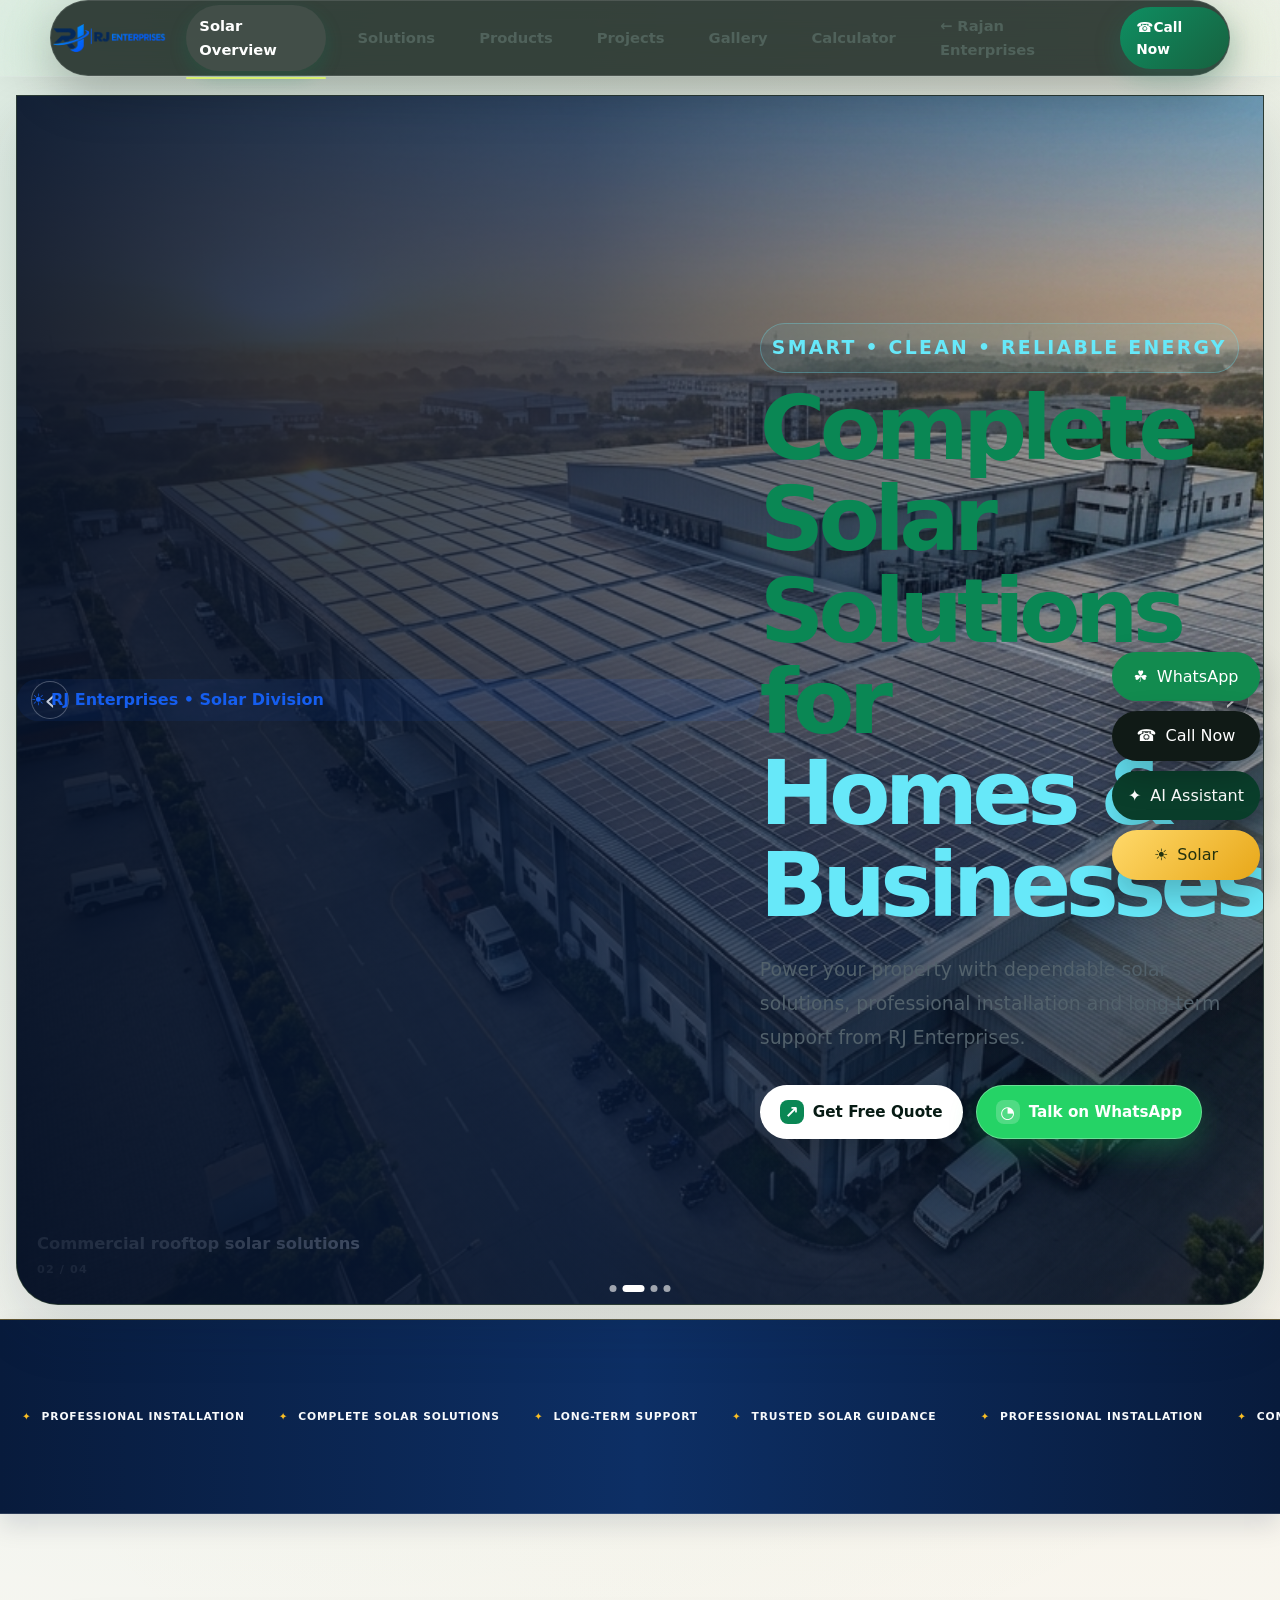
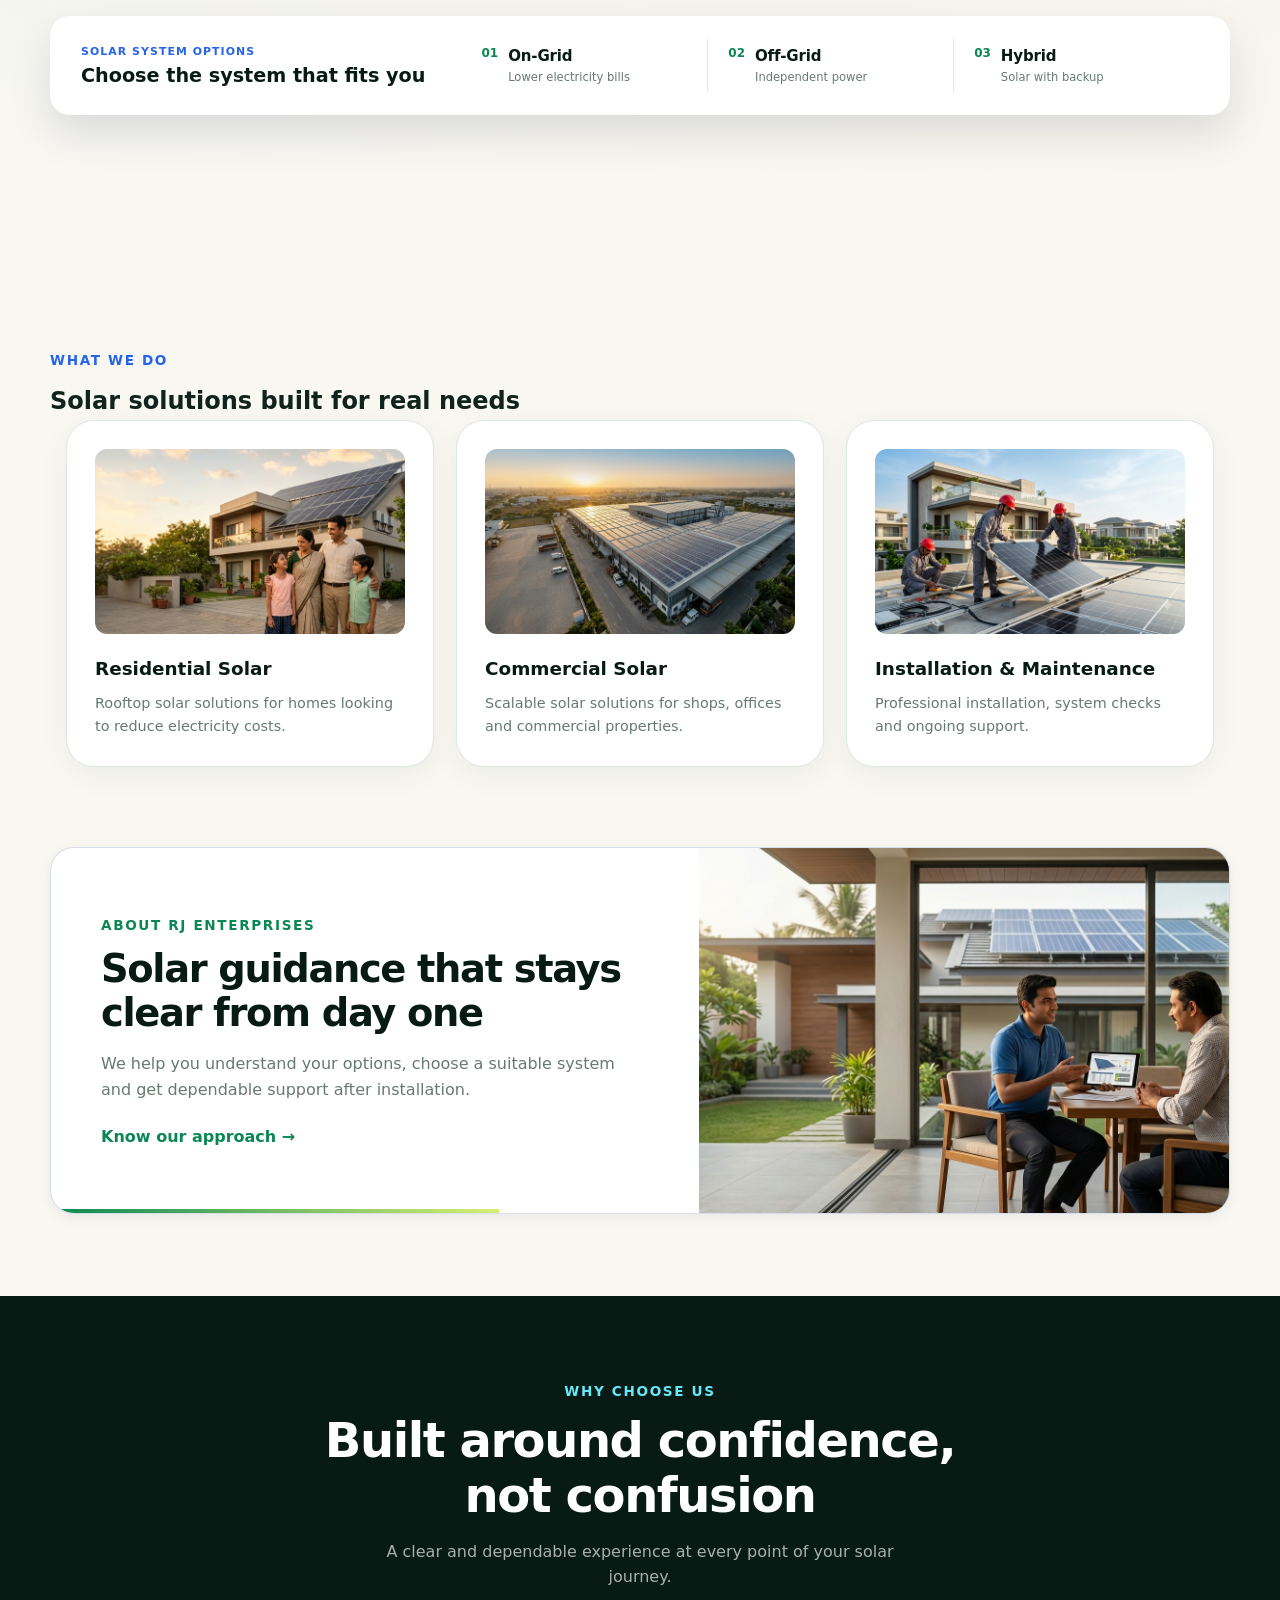
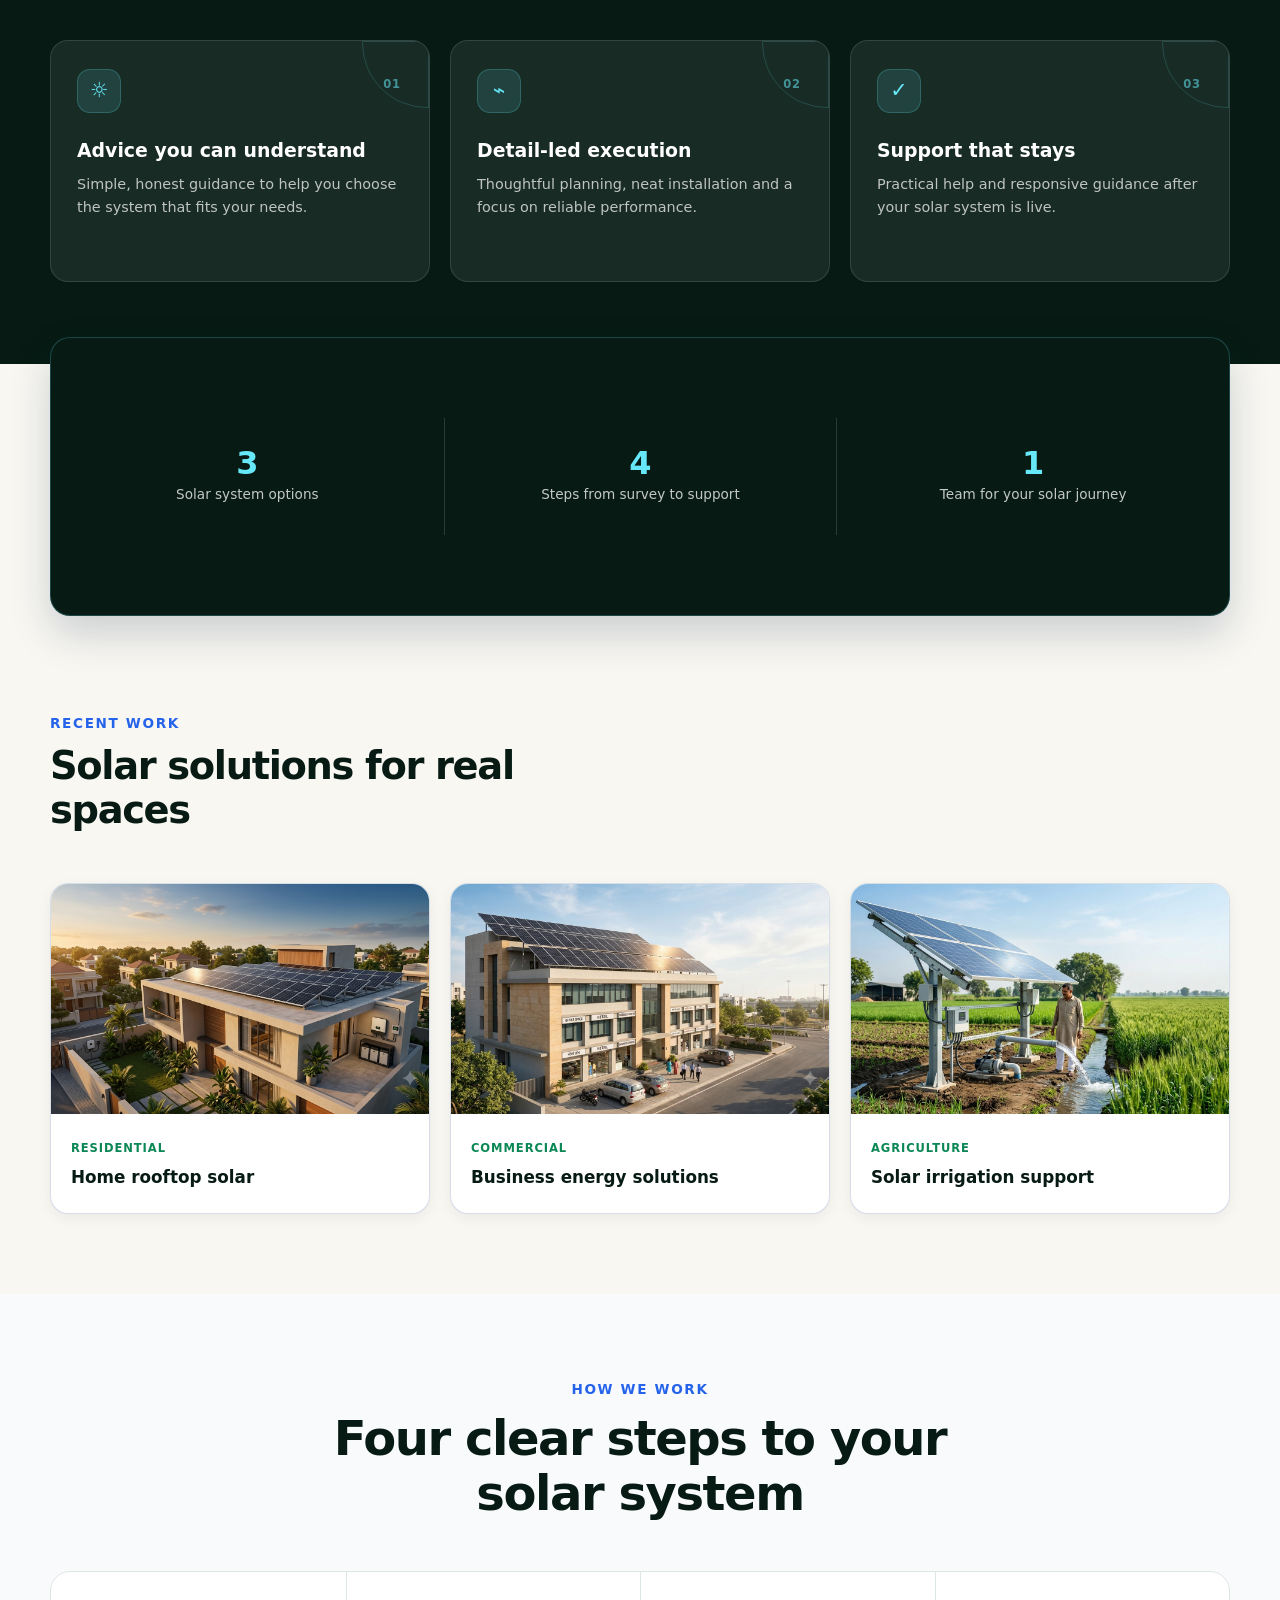
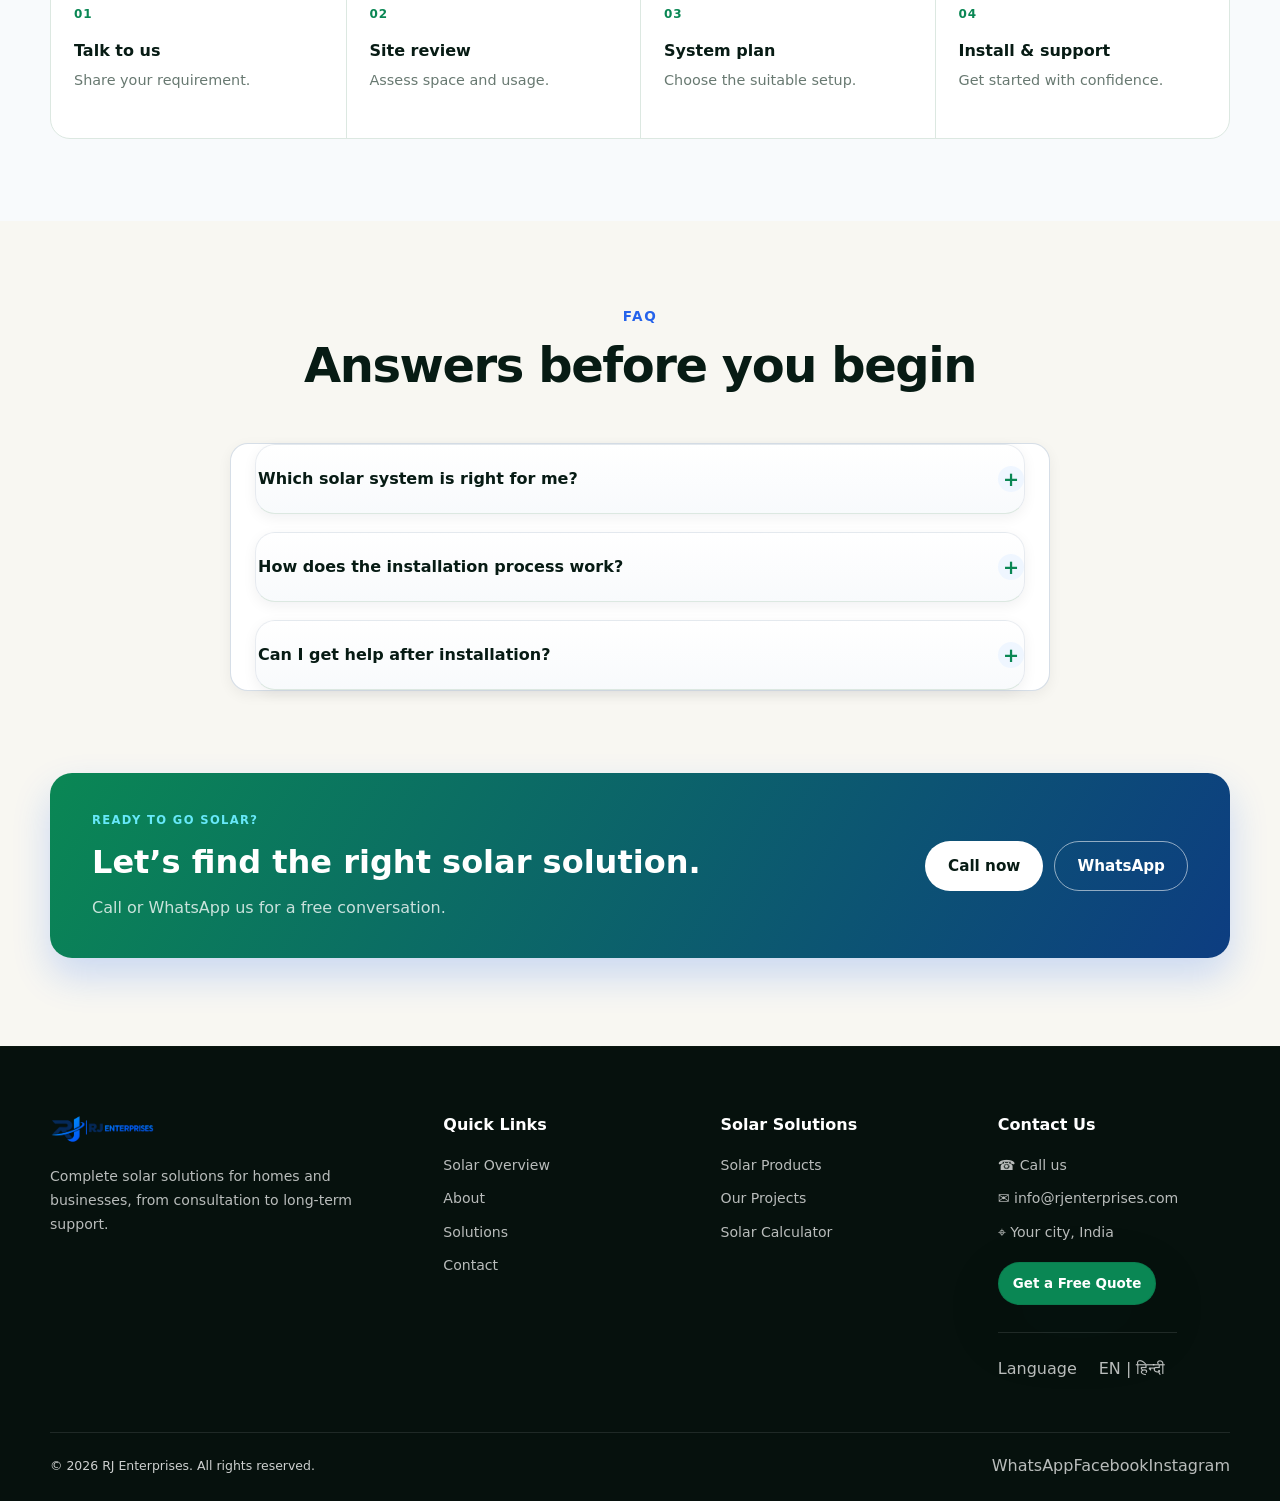
<file: solar/index.html>
<!DOCTYPE html>
<!DOCTYPE html>

<html lang="en">
<head>
<meta charset="utf-8"/>
<meta content="width=device-width, initial-scale=1.0" name="viewport"/>
<meta content="RJ Enterprises - Complete solar solutions for homes and businesses." name="description"/>
<meta content="RJ Enterprises, solar energy, rooftop solar, solar panels, Solar subsidy, solar solutions" name="keywords"/>
<meta content="RJ Enterprises" name="author"/>
<meta content="#155EEF" name="theme-color"/>
<meta content="RJ Enterprises | Solar Solutions" property="og:title"/>
<meta content="RJ Enterprises - Complete solar solutions for homes and businesses." property="og:description"/>
<meta content="website" property="og:type"/>
<meta content="assets/logo/rj-enterprises-logo.png" property="og:image"/>
<meta content="summary_large_image" name="twitter:card"/>
<meta content="assets/logo/rj-enterprises-logo.png" name="twitter:image"/>
<title>RJ Enterprises | Solar Solutions</title>
<link href="style.css" rel="stylesheet"/>
</head>
<body>
<!-- =========================================
       HEADER / NAVBAR
  ========================================== -->

<!-- =========================================
       MAIN CONTENT
  ========================================== -->
<main>
<!-- =======================================
         HERO SECTION
    ======================================== -->
<section data-reveal="" class="hero"><div class="solar-division-badge">☀ RJ Enterprises • Solar Division</div>
<div class="hero-content">
<p class="eyebrow" data-en="SMART • CLEAN • RELIABLE ENERGY" data-hi="स्मार्ट • स्वच्छ • भरोसेमंद ऊर्जा">
          SMART • CLEAN • RELIABLE ENERGY
        </p>
<h1>
<span data-en="Complete Solar Solutions for" data-hi="घर और व्यवसायों के लिए">
            Complete Solar Solutions for
          </span>
<span data-en="Homes &amp; Businesses" data-hi="संपूर्ण सौर ऊर्जा समाधान">
            Homes &amp; Businesses
          </span>
</h1>
<p class="hero-text" data-en="Power your property with dependable solar solutions, professional installation and long-term support from RJ Enterprises." data-hi="RJ Enterprises के साथ अपने घर या व्यवसाय के लिए भरोसेमंद सौर ऊर्जा समाधान, पेशेवर इंस्टॉलेशन और लंबे समय तक सहायता प्राप्त करें।">
          Power your property with dependable solar solutions,
          professional installation and long-term support from
          RJ Enterprises.
        </p>
<div class="hero-actions">
<a class="btn btn-primary btn-quote" href="../pages/contact.html">
<span aria-hidden="true" class="btn-icon">↗</span>
<span data-en="Get Free Quote" data-hi="मुफ्त कोटेशन प्राप्त करें">
              Get Free Quote
            </span>
</a>
<!-- Real WhatsApp number will be added later -->
<a aria-label="Talk on WhatsApp" class="btn btn-secondary btn-whatsapp" href="https://wa.me/918382830598" rel="noopener noreferrer" target="_blank">
<span aria-hidden="true" class="btn-icon">◔</span>
<span data-en="Talk on WhatsApp" data-hi="WhatsApp पर बात करें">
              Talk on WhatsApp
            </span>
</a>
</div>
</div>
<!-- Hero Visual -->
<div class="hero-visual">
<div aria-label="Solar project highlights" class="hero-slider">
<img alt="Solar-powered home" class="hero-slide active" data-caption-en="Residential solar for a brighter home" data-caption-hi="बेहतर घर के लिए रेजिडेंशियल सोलर" loading="eager" src="assets/images/family-home-solar.png"/>
<img alt="Commercial rooftop solar project" class="hero-slide" data-caption-en="Commercial rooftop solar solutions" data-caption-hi="कमर्शियल रूफटॉप सोलर समाधान" loading="lazy" src="assets/images/commercial-rooftop-solar.png"/>
<img alt="Solar panel installation team" class="hero-slide" data-caption-en="Professional installation, done right" data-caption-hi="पेशेवर इंस्टॉलेशन, बेहतर तरीके से" loading="lazy" src="assets/images/rooftop-solar-installation.png"/>
<img alt="Solar irrigation pump" class="hero-slide" data-caption-en="Solar power for agriculture" data-caption-hi="कृषि के लिए सौर ऊर्जा" loading="lazy" src="assets/images/solar-irrigation-pump.png"/>
<div class="hero-slider-overlay">
<span id="sliderCaption">Residential solar for a brighter home</span>
<small id="sliderCounter">01 / 04</small>
</div>
<button aria-label="Show previous slide" class="slider-control slider-prev" type="button">‹</button>
<button aria-label="Show next slide" class="slider-control slider-next" type="button">›</button>
<div aria-label="Choose slide" class="slider-dots">
<button aria-current="true" aria-label="Show slide 1" class="slider-dot active" type="button"></button>
<button aria-label="Show slide 2" class="slider-dot" type="button"></button>
<button aria-label="Show slide 3" class="slider-dot" type="button"></button>
<button aria-label="Show slide 4" class="slider-dot" type="button"></button>
</div>
</div>
</div>
</section>
<!-- =======================================
         MOVING HIGHLIGHTS
    ======================================== -->
<section data-reveal="" aria-label="RJ Enterprises highlights" class="highlights-ticker">
<div class="highlights-ticker-track">
<div class="highlights-ticker-group">
<span><i>✦</i><b data-en="Professional Installation" data-hi="पेशेवर इंस्टॉलेशन">Professional Installation</b></span>
<span><i>✦</i><b data-en="Complete Solar Solutions" data-hi="संपूर्ण सोलर समाधान">Complete Solar Solutions</b></span>
<span><i>✦</i><b data-en="Long-Term Support" data-hi="लंबे समय तक सहायता">Long-Term Support</b></span>
<span><i>✦</i><b data-en="Trusted Solar Guidance" data-hi="विश्वसनीय सोलर मार्गदर्शन">Trusted Solar Guidance</b></span>
</div>
<div aria-hidden="true" class="highlights-ticker-group">
<span><i>✦</i><b data-en="Professional Installation" data-hi="पेशेवर इंस्टॉलेशन">Professional Installation</b></span>
<span><i>✦</i><b data-en="Complete Solar Solutions" data-hi="संपूर्ण सोलर समाधान">Complete Solar Solutions</b></span>
<span><i>✦</i><b data-en="Long-Term Support" data-hi="लंबे समय तक सहायता">Long-Term Support</b></span>
<span><i>✦</i><b data-en="Trusted Solar Guidance" data-hi="विश्वसनीय सोलर मार्गदर्शन">Trusted Solar Guidance</b></span>
</div>
</div>
</section>
<!-- =======================================
         SOLAR SYSTEM TYPES
    ======================================== -->
<section data-reveal="" class="system-types-section">
<div class="system-types">
<div class="system-types-heading">
<p data-en="SOLAR SYSTEM OPTIONS" data-hi="सोलर सिस्टम विकल्प">SOLAR SYSTEM OPTIONS</p>
<h2 data-en="Choose the system that fits you" data-hi="अपनी जरूरत के अनुसार सिस्टम चुनें">Choose the system that fits you</h2>
</div>
<div class="system-types-list">
<div class="system-type">
<span>01</span>
<strong data-en="On-Grid" data-hi="ऑन-ग्रिड">On-Grid</strong>
<small data-en="Lower electricity bills" data-hi="बिजली बिल में बचत">Lower electricity bills</small>
</div>
<div class="system-type">
<span>02</span>
<strong data-en="Off-Grid" data-hi="ऑफ-ग्रिड">Off-Grid</strong>
<small data-en="Independent power" data-hi="स्वतंत्र बिजली">Independent power</small>
</div>
<div class="system-type">
<span>03</span>
<strong data-en="Hybrid" data-hi="हाइब्रिड">Hybrid</strong>
<small data-en="Solar with backup" data-hi="बैकअप के साथ सोलर">Solar with backup</small>
</div>
</div>
</div>
</section>
<!-- =======================================
         HIGHLIGHTS
    ======================================== -->
<section data-reveal="" class="highlights">
<article>
<b>01</b>
<h3 data-en="Professional Installation" data-hi="पेशेवर इंस्टॉलेशन">
          Professional Installation
        </h3>
<p data-en="Careful planning and clean installation for residential and commercial projects." data-hi="आवासीय और व्यावसायिक प्रोजेक्ट्स के लिए सावधानीपूर्वक योजना और बेहतर इंस्टॉलेशन।">
          Careful planning and clean installation for
          residential and commercial projects.
        </p>
</article>
<article>
<b>02</b>
<h3 data-en="Complete Solutions" data-hi="संपूर्ण समाधान">
          Complete Solutions
        </h3>
<p data-en="From consultation and system selection to installation and maintenance." data-hi="सलाह और सिस्टम चयन से लेकर इंस्टॉलेशन और रखरखाव तक संपूर्ण समाधान।">
          From consultation and system selection to
          installation and maintenance.
        </p>
</article>
<article>
<b>03</b>
<h3 data-en="Long-Term Support" data-hi="लंबे समय तक सहायता">
          Long-Term Support
        </h3>
<p data-en="Practical guidance and support after your solar system goes live." data-hi="सोलर सिस्टम शुरू होने के बाद भी उपयोगी मार्गदर्शन और सहायता।">
          Practical guidance and support after your solar
          system goes live.
        </p>
</article>
</section>
<!-- =======================================
         SOLAR SOLUTIONS
    ======================================== -->
<section data-reveal="" class="section">
<p class="eyebrow" data-en="WHAT WE DO" data-hi="हम क्या करते हैं">
        WHAT WE DO
      </p>
<h2 data-en="Solar solutions built for real needs" data-hi="आपकी वास्तविक जरूरतों के लिए सौर ऊर्जा समाधान">
        Solar solutions built for real needs
      </h2>
<div class="cards">
<!-- Residential -->
<article data-reveal="" class="card">
<img alt="Solar-powered family home" class="card-media" loading="lazy" src="assets/images/family-home-solar.png"/>
<h3 data-en="Residential Solar" data-hi="घरेलू सोलर">
            Residential Solar
          </h3>
<p data-en="Rooftop solar solutions for homes looking to reduce electricity costs." data-hi="बिजली के खर्च को कम करने की चाह रखने वाले घरों के लिए रूफटॉप सोलर समाधान।">
            Rooftop solar solutions for homes looking
            to reduce electricity costs.
          </p>
</article>
<!-- Commercial -->
<article data-reveal="" class="card">
<img alt="Commercial rooftop solar installation" class="card-media" loading="lazy" src="assets/images/commercial-rooftop-solar.png"/>
<h3 data-en="Commercial Solar" data-hi="कमर्शियल सोलर">
            Commercial Solar
          </h3>
<p data-en="Scalable solar solutions for shops, offices and commercial properties." data-hi="दुकानों, कार्यालयों और व्यावसायिक संपत्तियों के लिए जरूरत के अनुसार सोलर समाधान।">
            Scalable solar solutions for shops, offices
            and commercial properties.
          </p>
</article>
<!-- Installation -->
<article data-reveal="" class="card">
<img alt="Professional solar panel installation" class="card-media" loading="lazy" src="assets/images/rooftop-solar-installation.png"/>
<h3 data-en="Installation &amp; Maintenance" data-hi="इंस्टॉलेशन और रखरखाव">
            Installation &amp; Maintenance
          </h3>
<p data-en="Professional installation, system checks and ongoing support." data-hi="पेशेवर इंस्टॉलेशन, सिस्टम जांच और लगातार सहायता।">
            Professional installation, system checks
            and ongoing support.
          </p>
</article>
</div>
</section>
<section data-reveal="" class="section about-preview"><div class="about-preview-copy"><p class="eyebrow" data-en="ABOUT RJ ENTERPRISES" data-hi="आरजे एंटरप्राइजेज के बारे में">ABOUT RJ ENTERPRISES</p><h2 data-en="Solar guidance that stays clear from day one" data-hi="पहले दिन से स्पष्ट सोलर मार्गदर्शन">Solar guidance that stays clear from day one</h2><p data-en="We help you understand your options, choose a suitable system and get dependable support after installation." data-hi="हम आपको विकल्प समझने, सही सिस्टम चुनने और इंस्टॉलेशन के बाद भरोसेमंद सहायता पाने में मदद करते हैं।">We help you understand your options, choose a suitable system and get dependable support after installation.</p><a class="text-link" data-en="Know our approach →" data-hi="हमारा तरीका जानें →" href="../pages/about.html">Know our approach →</a></div><img alt="RJ Enterprises solar consultation" loading="lazy" src="assets/images/solar-consultation.png"/></section>
<section data-reveal="" class="why-section"><div class="section-heading center"><span data-en="WHY CHOOSE US" data-hi="हमें क्यों चुनें">WHY CHOOSE US</span><h2 data-en="Built around confidence, not confusion" data-hi="भरोसे के साथ, बिना किसी उलझन के">Built around confidence, not confusion</h2><p data-en="A clear and dependable experience at every point of your solar journey." data-hi="आपके सोलर सफर के हर चरण में स्पष्ट और भरोसेमंद अनुभव।">A clear and dependable experience at every point of your solar journey.</p></div><div class="why-grid"><article><div class="why-icon">☼</div><span>01</span><h3 data-en="Advice you can understand" data-hi="समझने योग्य सलाह">Advice you can understand</h3><p data-en="Simple, honest guidance to help you choose the system that fits your needs." data-hi="आपकी जरूरत के अनुसार सही सिस्टम चुनने में सरल और ईमानदार मार्गदर्शन।">Simple, honest guidance to help you choose the system that fits your needs.</p></article><article><div class="why-icon">⌁</div><span>02</span><h3 data-en="Detail-led execution" data-hi="बारीकी पर केंद्रित काम">Detail-led execution</h3><p data-en="Thoughtful planning, neat installation and a focus on reliable performance." data-hi="सोच-समझकर प्लानिंग, साफ इंस्टॉलेशन और भरोसेमंद प्रदर्शन पर ध्यान।">Thoughtful planning, neat installation and a focus on reliable performance.</p></article><article><div class="why-icon">✓</div><span>03</span><h3 data-en="Support that stays" data-hi="हमेशा साथ रहने वाली सहायता">Support that stays</h3><p data-en="Practical help and responsive guidance after your solar system is live." data-hi="सोलर सिस्टम शुरू होने के बाद भी उपयोगी मदद और तुरंत मार्गदर्शन।">Practical help and responsive guidance after your solar system is live.</p></article></div></section>
<section data-reveal="" aria-label="RJ Enterprises service highlights" class="stats-section"><div><strong>3</strong><span data-en="Solar system options" data-hi="सोलर सिस्टम विकल्प">Solar system options</span></div><div><strong>4</strong><span data-en="Steps from survey to support" data-hi="सर्वे से सपोर्ट तक चरण">Steps from survey to support</span></div><div><strong>1</strong><span data-en="Team for your solar journey" data-hi="आपके सोलर सफर के लिए टीम">Team for your solar journey</span></div></section>
<section data-reveal="" class="section portfolio-section"><div class="section-heading"><span data-en="RECENT WORK" data-hi="हालिया कार्य">RECENT WORK</span><h2 data-en="Solar solutions for real spaces" data-hi="वास्तविक जगहों के लिए सोलर समाधान">Solar solutions for real spaces</h2></div><div class="portfolio-grid"><article><img alt="Modern home solar solution" loading="lazy" src="assets/images/modern-home-solar-system.png"/><div><small data-en="RESIDENTIAL" data-hi="घरेलू">RESIDENTIAL</small><h3 data-en="Home rooftop solar" data-hi="होम रूफटॉप सोलर">Home rooftop solar</h3></div></article><article><img alt="Commercial building solar solution" loading="lazy" src="assets/images/commercial-solar-building.png"/><div><small data-en="COMMERCIAL" data-hi="कमर्शियल">COMMERCIAL</small><h3 data-en="Business energy solutions" data-hi="बिजनेस एनर्जी समाधान">Business energy solutions</h3></div></article><article><img alt="Solar irrigation pump solution" loading="lazy" src="assets/images/solar-irrigation-pump.png"/><div><small data-en="AGRICULTURE" data-hi="कृषि">AGRICULTURE</small><h3 data-en="Solar irrigation support" data-hi="सोलर सिंचाई सहायता">Solar irrigation support</h3></div></article></div></section>
<section data-reveal="" class="process-section"><div class="section-heading center"><span data-en="HOW WE WORK" data-hi="हम कैसे काम करते हैं">HOW WE WORK</span><h2 data-en="Four clear steps to your solar system" data-hi="आपके सोलर सिस्टम के चार स्पष्ट चरण">Four clear steps to your solar system</h2></div><ol class="process-list"><li><b>01</b><h3 data-en="Talk to us" data-hi="हमसे बात करें">Talk to us</h3><p data-en="Share your requirement." data-hi="अपनी जरूरत बताएं।">Share your requirement.</p></li><li><b>02</b><h3 data-en="Site review" data-hi="साइट समीक्षा">Site review</h3><p data-en="Assess space and usage." data-hi="जगह और उपयोग का आकलन।">Assess space and usage.</p></li><li><b>03</b><h3 data-en="System plan" data-hi="सिस्टम प्लान">System plan</h3><p data-en="Choose the suitable setup." data-hi="सही सेटअप चुनें।">Choose the suitable setup.</p></li><li><b>04</b><h3 data-en="Install &amp; support" data-hi="इंस्टॉल और सपोर्ट">Install &amp; support</h3><p data-en="Get started with confidence." data-hi="भरोसे के साथ शुरुआत करें।">Get started with confidence.</p></li></ol></section>
<section data-reveal="" class="section feedback-section"><div class="section-heading"><span>CUSTOMER EXPERIENCE</span><h2>Clear communication at every step</h2><p>We value honest feedback. Customer reviews will be added here as projects are completed.</p></div><a class="btn btn-secondary" href="../pages/contact.html">Share an enquiry</a></section>
<section data-reveal="" class="faq-section section"><div class="section-heading center"><span data-en="FAQ" data-hi="सामान्य प्रश्न">FAQ</span><h2 data-en="Answers before you begin" data-hi="शुरू करने से पहले जवाब">Answers before you begin</h2></div><div class="faq-list"><details><summary data-en="Which solar system is right for me?" data-hi="मेरे लिए कौन-सा सोलर सिस्टम सही है?">Which solar system is right for me?</summary><p data-en="It depends on your electricity use, roof space and backup requirement. We can help you compare on-grid, off-grid and hybrid options." data-hi="यह आपकी बिजली खपत, रूफ स्पेस और बैकअप जरूरत पर निर्भर करता है। हम ऑन-ग्रिड, ऑफ-ग्रिड और हाइब्रिड विकल्पों की तुलना में मदद करते हैं।">It depends on your electricity use, roof space and backup requirement. We can help you compare on-grid, off-grid and hybrid options.</p></details><details><summary data-en="How does the installation process work?" data-hi="इंस्टॉलेशन प्रक्रिया कैसे काम करती है?">How does the installation process work?</summary><p data-en="We begin with your requirement and site review, then finalize the system plan and arrange professional installation." data-hi="हम आपकी जरूरत और साइट रिव्यू से शुरू करते हैं, फिर सिस्टम प्लान फाइनल कर पेशेवर इंस्टॉलेशन करते हैं।">We begin with your requirement and site review, then finalize the system plan and arrange professional installation.</p></details><details><summary data-en="Can I get help after installation?" data-hi="क्या इंस्टॉलेशन के बाद सहायता मिलेगी?">Can I get help after installation?</summary><p data-en="Yes. RJ Enterprises offers practical guidance and support after your system goes live." data-hi="हां। सिस्टम शुरू होने के बाद RJ Enterprises उपयोगी मार्गदर्शन और सहायता देता है।">Yes. RJ Enterprises offers practical guidance and support after your system goes live.</p></details></div></section>
<section data-reveal="" class="contact-cta"><div><p data-en="READY TO GO SOLAR?" data-hi="सोलर के लिए तैयार हैं?">READY TO GO SOLAR?</p><h2 data-en="Let’s find the right solar solution." data-hi="आइए सही सोलर समाधान खोजें।">Let’s find the right solar solution.</h2><span data-en="Call or WhatsApp us for a free conversation." data-hi="फ्री बातचीत के लिए कॉल या WhatsApp करें।">Call or WhatsApp us for a free conversation.</span></div><div class="contact-cta-actions"><a class="btn" data-en="Call now" data-hi="अभी कॉल करें" href="tel:+918382830598">Call now</a><a class="btn btn-cta-outline" data-en="WhatsApp" data-hi="WhatsApp" href="https://wa.me/918382830598" rel="noopener noreferrer" target="_blank">WhatsApp</a></div></section>
</main>
<!-- =========================================
     FIXED QUICK ACTIONS
========================================== -->
<div class="solar-floating-actions" aria-label="Solar quick actions">
<a class="solar-float-wa" href="https://wa.me/918382830598" target="_blank" rel="noopener" aria-label="WhatsApp RJ Enterprises" title="WhatsApp">☘ <span data-en="WhatsApp" data-hi="व्हाट्सऐप">WhatsApp</span></a><a class="solar-float-call" href="tel:+918382830598" aria-label="Call RJ Enterprises now" title="Call Now">☎ <span data-en="Call Now" data-hi="अभी कॉल करें">Call Now</span></a>
<button type="button" class="solar-float-ai" id="aiConsultantButton" aria-label="Open AI Assistant" title="AI Assistant">✦ <span class="ai-label" data-en="AI Assistant" data-hi="AI असिस्टेंट">AI Assistant</span></button>
<a class="solar-float-solar" href="index.html" aria-label="Solar Overview" title="Solar">☀ <span data-en="Solar" data-hi="सोलर">Solar</span></a>
</div>
<!-- =========================================
     AI CHAT WINDOW
========================================= -->
<div aria-hidden="true" class="ai-chat" id="aiChat">
<div class="ai-chat-header">
<div>
<strong data-en="RJ Solar Guide" data-hi="RJ सोलर गाइड">RJ Solar Guide</strong>
<small data-en="Quick solar help" data-hi="तुरंत सोलर सहायता">
        Quick solar help
      </small>
</div>
<button aria-label="Close AI Assistant" id="closeAiChat" type="button">
      ×
    </button>
</div>
<div class="ai-chat-body" id="aiChatBody">
<div class="ai-message" data-en="Hello! 👋 I am RJ Enterprises' Solar Guide. Ask me about solar systems, subsidy, installation or the calculator." data-hi="नमस्ते! 👋 मैं RJ Enterprises का सोलर गाइड हूँ। आप सोलर सिस्टम, सब्सिडी, इंस्टॉलेशन या कैलकुलेटर के बारे में पूछ सकते हैं।">
      Hello! 👋 I am RJ Enterprises' Solar Guide. Ask me about solar systems, subsidy, installation or the calculator.
    </div>
</div>
<div class="ai-chat-quick">
<button data-en="Which solar system?" data-hi="कौन-सा सोलर सिस्टम?" type="button">
      Solar system kaunsa?
    </button>
<button data-en="Solar subsidy subsidy" data-hi="सोलर सब्सिडी सब्सिडी" type="button">
      Solar subsidy subsidy
    </button>
<button data-en="How does installation work?" data-hi="इंस्टॉलेशन कैसे होता है?" type="button">
      Installation kaise hota hai?
    </button>
</div>
<div class="ai-chat-input">
<input autocomplete="off" data-placeholder-en="Ask your question..." data-placeholder-hi="अपना सवाल लिखें..." id="aiChatInput" placeholder="Apna sawaal likhein..." type="text"/>
<button aria-label="Send message" id="aiChatSend" type="button">
      ➤
    </button>
</div>
</div>
<!-- =========================================
       FOOTER
  ========================================== -->

<!-- =========================================
       JAVASCRIPT
  ========================================== -->
<script src="script.js?v=9"></script>
</body>
</html>
</file>
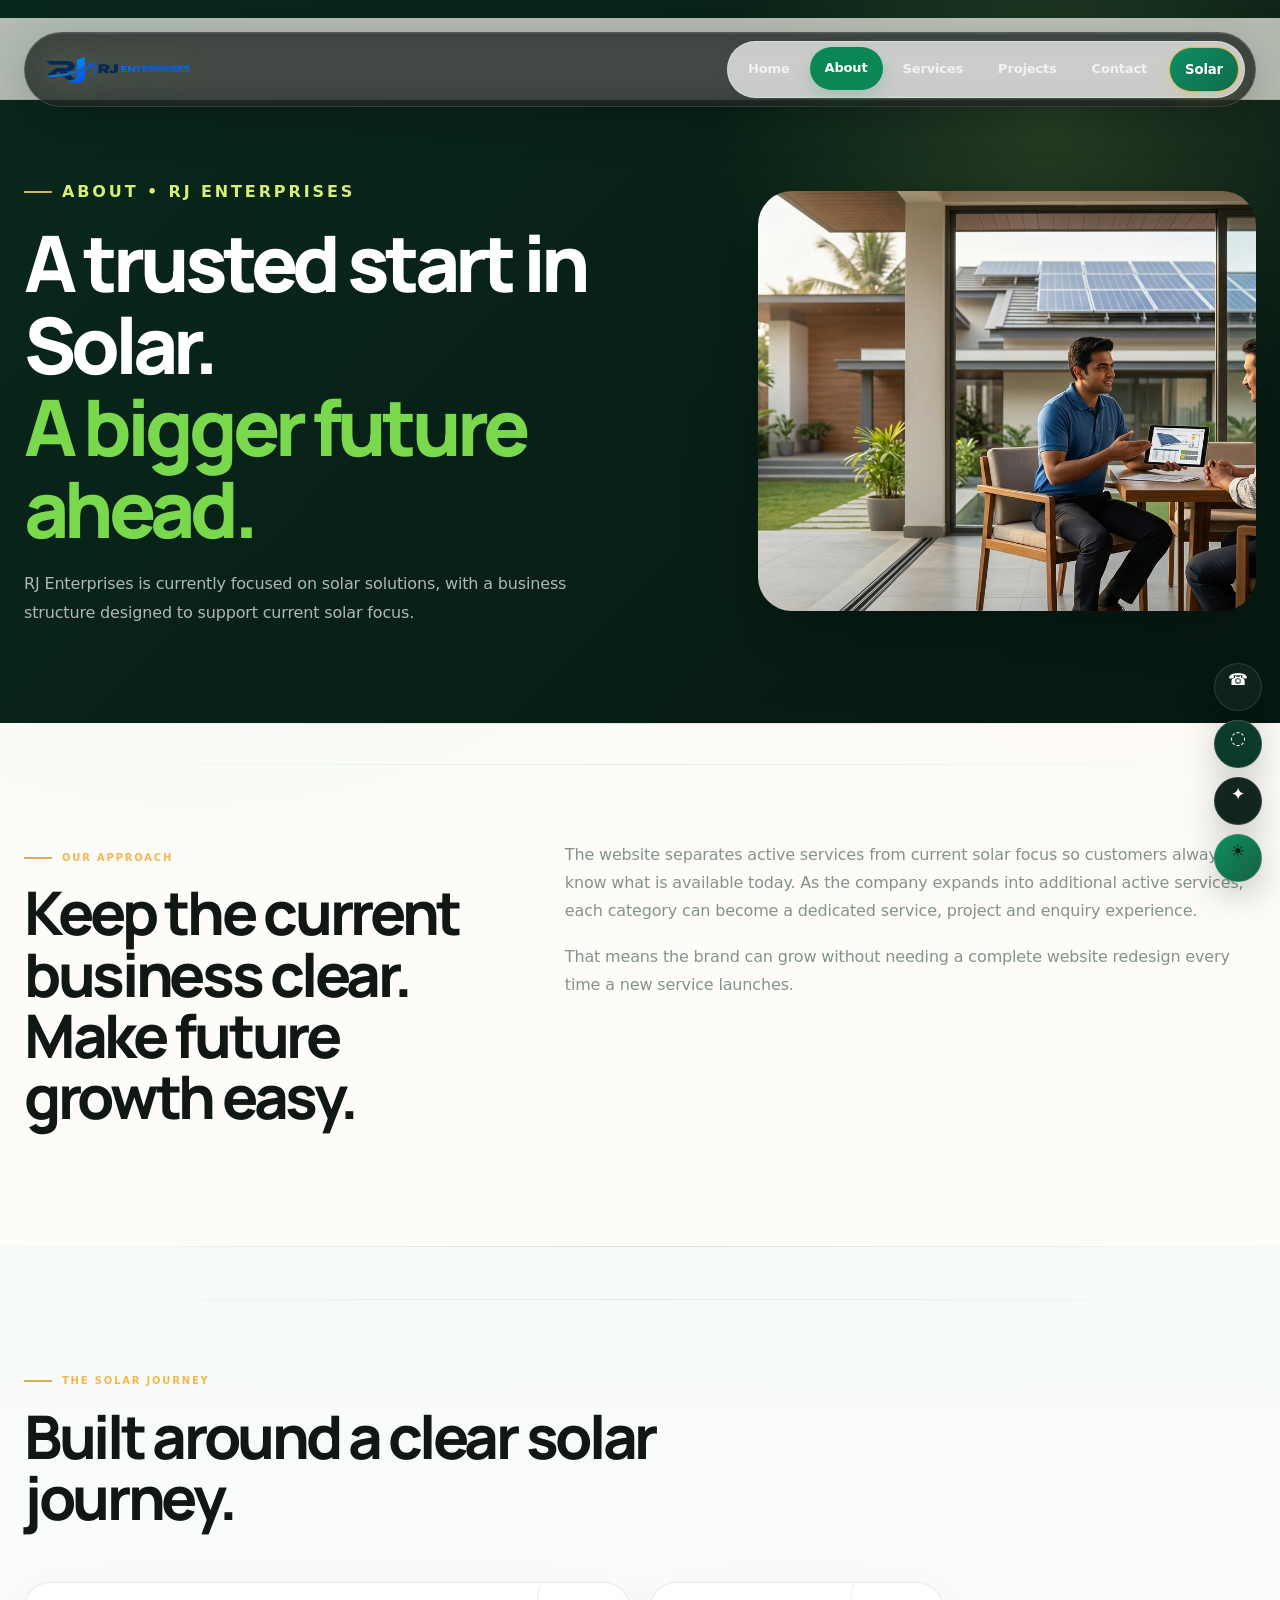
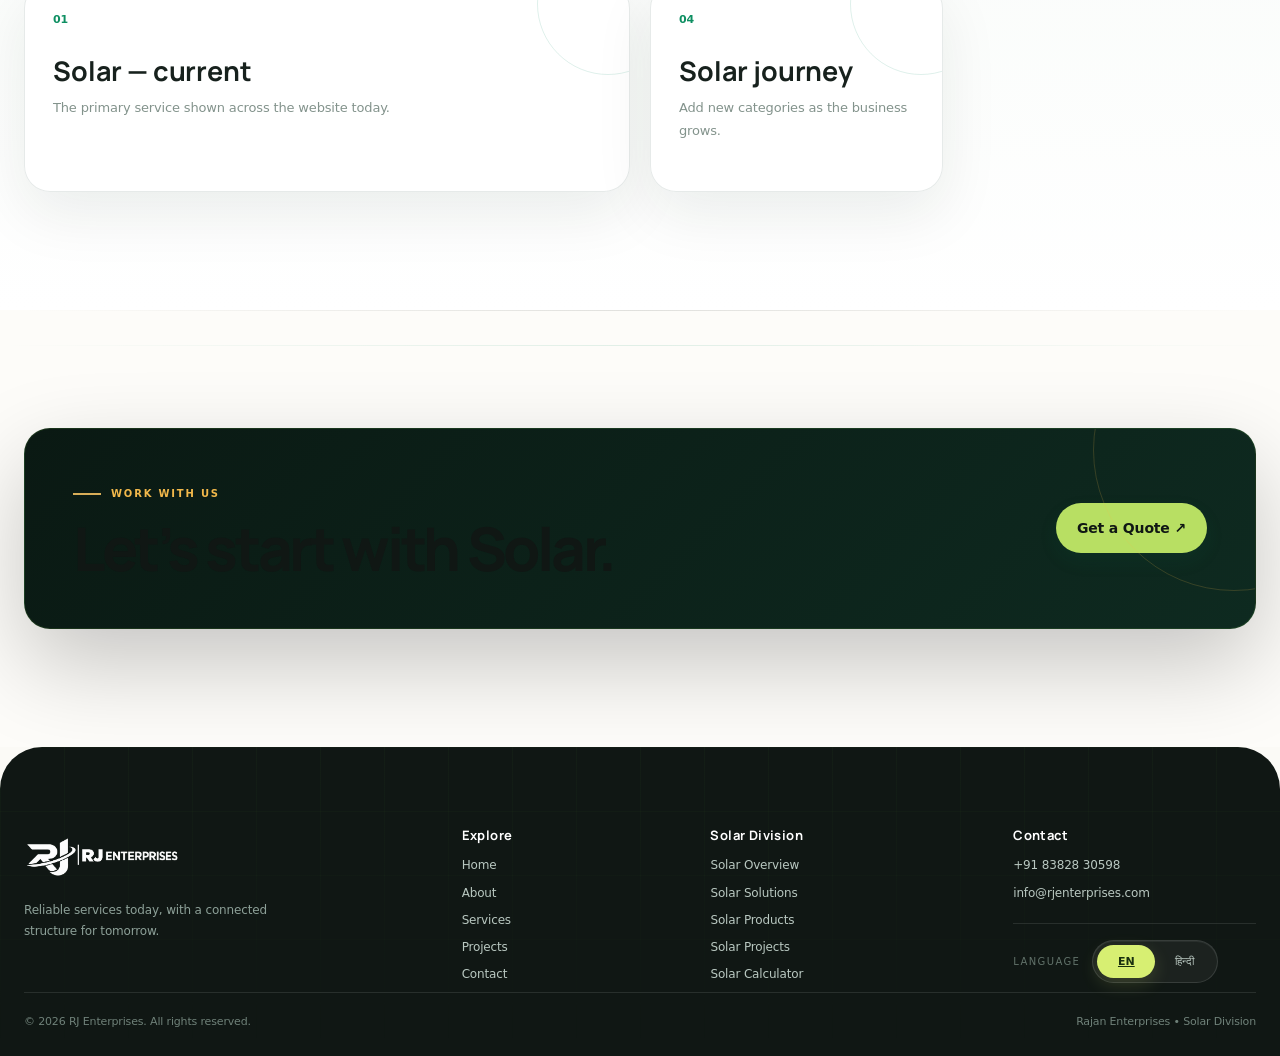
<file: pages/about.html>
<!DOCTYPE html>

<!DOCTYPE html>

<!DOCTYPE html>

<html lang="en"><head><meta charset="utf-8"/><meta content="width=device-width,initial-scale=1.0" name="viewport"/><title>About | RJ Enterprises</title><link href="https://fonts.googleapis.com" rel="preconnect"/><link crossorigin="" href="https://fonts.gstatic.com" rel="preconnect"/><link href="https://fonts.googleapis.com/css2?family=DM+Sans:wght@400;500;600;700&amp;family=Manrope:wght@600;700;800&amp;display=swap" rel="stylesheet"/><link href="../style.css" rel="stylesheet"/></head><body>
<header class="site-header" id="siteHeader"><div class="container header-inner"><a aria-label="RJ Enterprises home" class="logo" href="../index.html"><img alt="RJ Enterprises" src="../assets/logo/rj-enterprises-logo.png"/></a><button aria-expanded="false" aria-label="Open menu" class="menu-toggle" id="menuToggle" type="button"><span></span><span></span><span></span></button><nav aria-label="Primary navigation" class="main-nav" id="mainNav"><a class="nav-link" data-en="Home" data-hi="होम" href="../index.html">Home</a><a class="nav-link active" data-en="About" data-hi="हमारे बारे में" href="about.html">About</a><a class="nav-link" data-en="Services" data-hi="सेवाएं" href="services.html">Services</a><a class="nav-link" data-en="Projects" data-hi="प्रोजेक्ट्स" href="projects.html">Projects</a><a class="nav-link" data-en="Contact" data-hi="संपर्क" href="contact.html">Contact</a><a aria-label="Solar Division" class="nav-solar" data-en="Solar" data-hi="सोलर" href="../solar/index.html">☀ Solar</a></nav></div></header>
<main><section data-reveal="" class="inner-hero"><div class="container inner-hero-grid"><div><p class="eyebrow" data-en="ABOUT • RJ ENTERPRISES" data-hi="हमारे बारे में • RJ एंटरप्राइजेज">ABOUT • RJ ENTERPRISES</p><h1>A trusted start in Solar.<br/><em>A bigger future ahead.</em></h1><p data-en="RJ Enterprises is currently focused on solar solutions, with a business structure designed to support current solar focus." data-hi="RJ Enterprises का वर्तमान फोकस सोलर समाधान है, और व्यवसाय संरचना भविष्य के विस्तार के लिए तैयार है।">RJ Enterprises is currently focused on solar solutions, with a business structure designed to support current solar focus.</p></div><div class="inner-hero-image"><img alt="Solar consultation" src="../assets/images/solar-consultation.png"/></div></div></section>
<section data-reveal="" class="section"><div class="container two-col"><div><p class="section-kicker" data-en="OUR APPROACH" data-hi="हमारा दृष्टिकोण">OUR APPROACH</p><h2 data-en="Keep the current business clear. Make future growth easy." data-hi="वर्तमान व्यवसाय को स्पष्ट रखें। भविष्य की वृद्धि को आसान बनाएं।">Keep the current business clear. Make future growth easy.</h2></div><div><p style="color:var(--muted);font-size:16px">The website separates active services from current solar focus so customers always know what is available today. As the company expands into additional active services, each category can become a dedicated service, project and enquiry experience.</p><p style="color:var(--muted);font-size:16px;margin-top:18px">That means the brand can grow without needing a complete website redesign every time a new service launches.</p></div></div></section>
<section data-reveal="" class="section soft-section"><div class="container"><div class="section-head"><p class="section-kicker" data-en="THE SOLAR JOURNEY" data-hi="आगे का रास्ता">THE SOLAR JOURNEY</p><h2 data-en="Built around a clear solar journey." data-hi="स्पष्टता बनाए रखते हुए बढ़ने के लिए तैयार।">Built around a clear solar journey.</h2></div><div class="service-grid"><article data-reveal="" class="detail-card featured"><div class="detail-number">01</div><h3 data-en="Solar — current" data-hi="सोलर — वर्तमान">Solar — current</h3><p data-en="The primary service shown across the website today." data-hi="आज वेबसाइट पर दिखाई जाने वाली मुख्य सेवा।">The primary service shown across the website today.</p></article><article data-reveal="" class="detail-card future"><div class="detail-number">04</div><h3 data-en="Solar journey" data-hi="अन्य सेवाएं">Solar journey</h3><p data-en="Add new categories as the business grows." data-hi="व्यवसाय बढ़ने के साथ नई श्रेणियां जोड़ें।">Add new categories as the business grows.</p></article></div></div></section>
<section data-reveal="" class="section quote-section"><div class="container quote-box"><div><p class="section-kicker" data-en="WORK WITH US" data-hi="हमारे साथ काम करें">WORK WITH US</p><h2 data-en="Let’s start with Solar." data-hi="सोलर से शुरुआत करें।">Let’s start with Solar.</h2></div><a class="btn btn-primary" href="contact.html">Get a Quote ↗</a></div></section></main>
<footer class="site-footer" id="siteFooter"><div class="container footer-grid"><div><img alt="RJ Enterprises" class="footer-logo" src="../assets/logo/rj-enterprises-logo.png"/><p data-en="Reliable services today, with a connected structure for tomorrow." data-hi="आज की भरोसेमंद सेवाएं, कल के लिए जुड़ी हुई मजबूत व्यवस्था।">Reliable services today, with a connected structure for tomorrow.</p></div><div><h4 data-en="Explore" data-hi="एक्सप्लोर करें">Explore</h4><a data-en="Home" data-hi="होम" href="../index.html">Home</a><a data-en="About" data-hi="हमारे बारे में" href="../pages/about.html">About</a><a data-en="Services" data-hi="सेवाएं" href="../pages/services.html">Services</a><a data-en="Projects" data-hi="प्रोजेक्ट्स" href="../pages/projects.html">Projects</a><a data-en="Contact" data-hi="संपर्क" href="../pages/contact.html">Contact</a></div><div><h4 data-en="Solar Division" data-hi="सोलर डिवीजन">Solar Division</h4><a data-en="Solar Overview" data-hi="सोलर अवलोकन" href="../solar/index.html">Solar Overview</a><a data-en="Solar Solutions" data-hi="सोलर समाधान" href="../solar/pages/services.html">Solar Solutions</a><a data-en="Solar Products" data-hi="सोलर उत्पाद" href="../solar/pages/products.html">Solar Products</a><a data-en="Solar Projects" data-hi="सोलर प्रोजेक्ट्स" href="../solar/pages/projects.html">Solar Projects</a><a data-en="Solar Calculator" data-hi="सोलर कैलकुलेटर" href="../solar/pages/calculator.html">Solar Calculator</a></div><div><h4 data-en="Contact" data-hi="संपर्क">Contact</h4><a href="tel:+918382830598">+91 83828 30598</a><a href="mailto:info@rjenterprises.com">info@rjenterprises.com</a><div class="footer-language"><span class="language-label" data-en="Language" data-hi="भाषा">Language</span><div aria-label="Language selector" class="language-switcher" role="group"><button aria-label="Switch to EN" class="lang-btn" data-lang="en" type="button">EN</button><button aria-label="Switch to हिन्दी" class="lang-btn" data-lang="hi" type="button">हिन्दी</button></div></div></div></div><div class="container footer-bottom"><span>© <span id="year"></span> RJ Enterprises. <span data-en="All rights reserved." data-hi="सर्वाधिकार सुरक्षित।">All rights reserved.</span></span><span data-en="Rajan Enterprises • Solar Division" data-hi="राजन एंटरप्राइजेज • सोलर डिवीजन">Rajan Enterprises • Solar Division</span></div></footer><script src="../rj-site.js"></script>
<div aria-label="Quick actions" class="floating-actions">
<a aria-label="Call RJ Enterprises now" class="float-call" href="tel:+918382830598" title="Call Now">☎ <span data-en="Call Now" data-hi="अभी कॉल करें">Call Now</span></a>
<a aria-label="WhatsApp RJ Enterprises" class="float-wa" href="https://wa.me/918382830598" rel="noopener" target="_blank" title="WhatsApp">☘ <span data-en="WhatsApp" data-hi="व्हाट्सऐप">WhatsApp</span></a><a aria-label="Open AI Assistant" class="float-ai" href="../solar/index.html#ai" title="AI Assistant">✦ <span data-en="AI Assistant" data-hi="AI असिस्टेंट">AI Assistant</span></a>
<a aria-label="Open Solar Division" class="float-solar" href="../solar/index.html" title="Solar">☀ <span data-en="Solar" data-hi="सोलर">Solar</span></a>
</div>
</body>
</html>
</file>
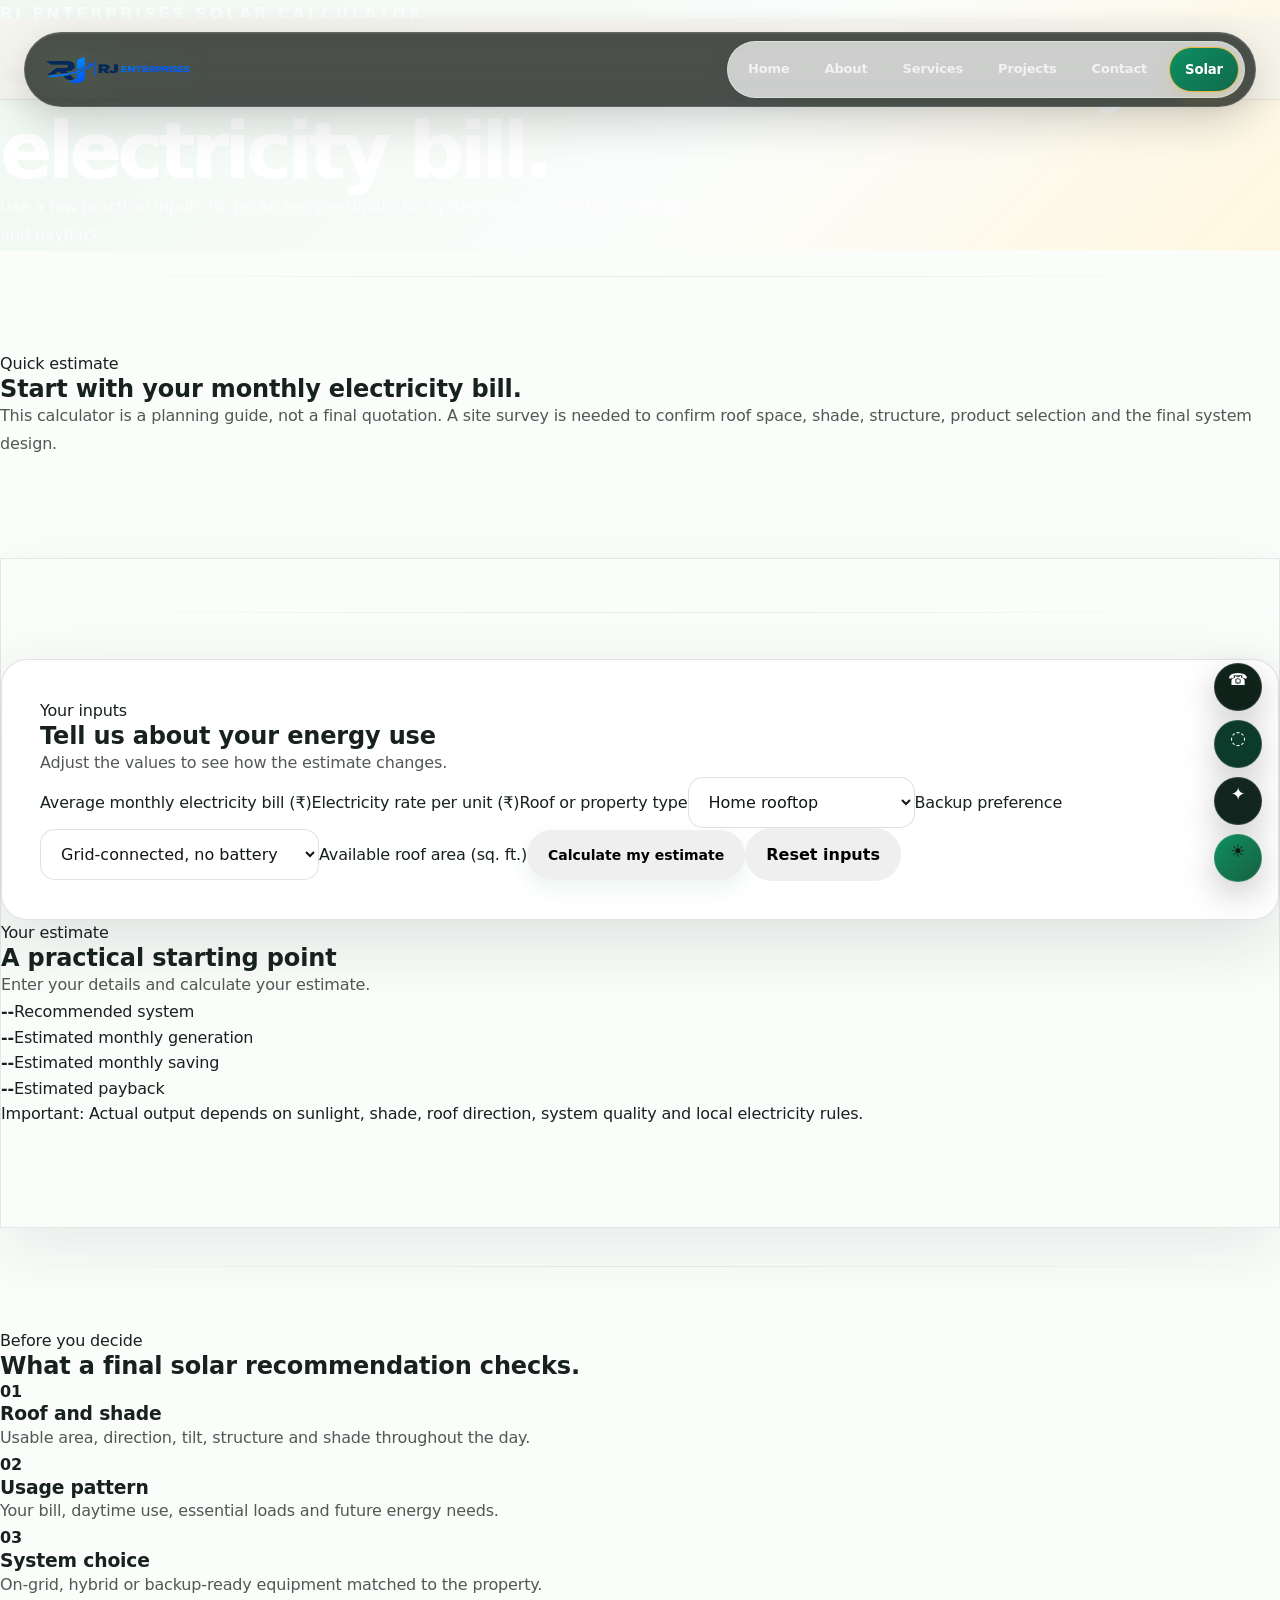
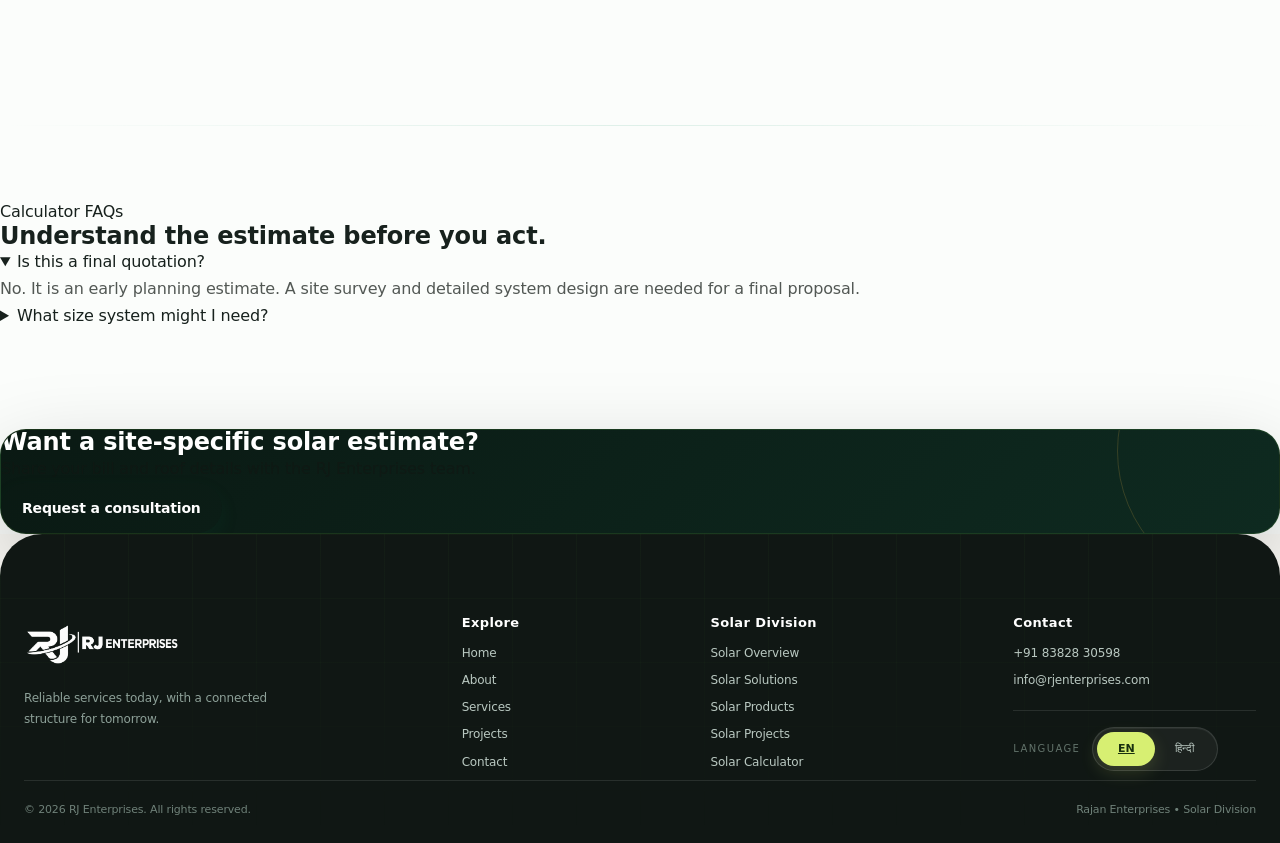
<file: pages/calculator.html>
<!DOCTYPE html>

<!DOCTYPE html>

<!DOCTYPE html>

<html lang="en">
<head><meta charset="utf-8"/><meta content="width=device-width, initial-scale=1.0" name="viewport"/><meta content="Estimate your solar system size, generation, savings and payback with the RJ Enterprises solar calculator." name="description"/><title>Solar Calculator | RJ Enterprises</title><link href="../style.css" rel="stylesheet"/></head>
<body>
<header class="site-header" id="siteHeader"><div class="container header-inner"><a aria-label="RJ Enterprises home" class="logo" href="../index.html"><img alt="RJ Enterprises" src="../assets/logo/rj-enterprises-logo.png"/></a><button aria-expanded="false" aria-label="Open menu" class="menu-toggle" id="menuToggle" type="button"><span></span><span></span><span></span></button><nav aria-label="Primary navigation" class="main-nav" id="mainNav"><a class="nav-link" data-en="Home" data-hi="होम" href="../index.html">Home</a><a class="nav-link" data-en="About" data-hi="हमारे बारे में" href="about.html">About</a><a class="nav-link" data-en="Services" data-hi="सेवाएं" href="services.html">Services</a><a class="nav-link" data-en="Projects" data-hi="प्रोजेक्ट्स" href="projects.html">Projects</a><a class="nav-link" data-en="Contact" data-hi="संपर्क" href="contact.html">Contact</a><a aria-label="Solar Division" class="nav-solar" data-en="Solar" data-hi="सोलर" href="../solar/index.html">☀ Solar</a></nav></div></header>
<main class="inner-page calculator-page">
<section data-reveal="" class="page-hero"><div class="page-hero-content"><p class="page-kicker" data-en="RJ ENTERPRISES SOLAR CALCULATOR" data-hi="RJ एंटरप्राइजेज सोलर कैलकुलेटर">RJ ENTERPRISES SOLAR CALCULATOR</p><h1 data-en="See what solar could do for your electricity bill." data-hi="जानें सोलर आपके बिजली बिल के लिए क्या कर सकता है।">See what solar could do for your electricity bill.</h1><p data-en="Use a few practical inputs to get an early estimate for system size, generation, savings and payback." data-hi="कुछ उपयोगी जानकारी भरकर सिस्टम क्षमता, जनरेशन, बचत और पेबैक का शुरुआती अनुमान पाएं।">Use a few practical inputs to get an early estimate for system size, generation, savings and payback.</p></div></section>
<section data-reveal="" class="page-content calculator-intro"><div class="section-heading"><span data-en="Quick estimate" data-hi="त्वरित अनुमान">Quick estimate</span><h2 data-en="Start with your monthly electricity bill." data-hi="अपने मासिक बिजली बिल से शुरुआत करें।">Start with your monthly electricity bill.</h2></div><p data-en="This calculator is a planning guide, not a final quotation. A site survey is needed to confirm roof space, shade, structure, product selection and the final system design." data-hi="यह कैलकुलेटर प्लानिंग गाइड है, अंतिम कोटेशन नहीं। छत की जगह, छाया, स्ट्रक्चर, उत्पाद और अंतिम सिस्टम डिजाइन की पुष्टि के लिए साइट सर्वे जरूरी है।">This calculator is a planning guide, not a final quotation. A site survey is needed to confirm roof space, shade, structure, product selection and the final system design.</p></section>
<section data-reveal="" class="page-content calculator-workspace"><form class="calculator-form" id="solarCalculator"><div class="calculator-form-heading"><span data-en="Your inputs" data-hi="आपकी जानकारी">Your inputs</span><h2 data-en="Tell us about your energy use" data-hi="अपनी ऊर्जा जरूरत बताएं">Tell us about your energy use</h2><p data-en="Adjust the values to see how the estimate changes." data-hi="अनुमान में बदलाव देखने के लिए मान बदलें।">Adjust the values to see how the estimate changes.</p></div><label data-en="Average monthly electricity bill (₹)" data-hi="औसत मासिक बिजली बिल (₹)"><span data-en="Average monthly electricity bill (₹)" data-hi="औसत मासिक बिजली बिल (₹)">Average monthly electricity bill (₹)</span><input id="monthlyBill" max="100000" min="500" required="" step="100" type="number" value="5000"/></label><label data-en="Electricity rate per unit (₹)" data-hi="प्रति यूनिट बिजली दर (₹)"><span data-en="Electricity rate per unit (₹)" data-hi="प्रति यूनिट बिजली दर (₹)">Electricity rate per unit (₹)</span><input id="unitRate" max="25" min="3" required="" step="0.5" type="number" value="8"/></label><label><span data-en="Roof or property type" data-hi="छत या प्रॉपर्टी का प्रकार">Roof or property type</span><select id="propertyType"><option data-en="Home rooftop" data-hi="घर का रूफटॉप" value="home">Home rooftop</option><option data-en="Shop or office" data-hi="दुकान या कार्यालय" value="commercial">Shop or office</option><option data-en="Farm or irrigation site" data-hi="खेत या सिंचाई स्थल" value="farm">Farm or irrigation site</option></select></label><label><span data-en="Backup preference" data-hi="बैकअप की जरूरत">Backup preference</span><select id="backupNeed"><option data-en="Grid-connected, no battery" data-hi="ग्रिड-कनेक्टेड, बिना बैटरी" value="none">Grid-connected, no battery</option><option data-en="Some essential-load backup" data-hi="कुछ जरूरी लोड का बैकअप" value="some">Some essential-load backup</option><option data-en="Higher backup requirement" data-hi="अधिक बैकअप की जरूरत" value="high">Higher backup requirement</option></select></label><label class="calculator-wide" data-en="Available roof area (sq. ft.)" data-hi="उपलब्ध छत का क्षेत्रफल (वर्ग फीट)"><span data-en="Available roof area (sq. ft.)" data-hi="उपलब्ध छत का क्षेत्रफल (वर्ग फीट)">Available roof area (sq. ft.)</span><input id="roofArea" max="100000" min="100" required="" step="10" type="number" value="600"/></label><button class="btn" data-en="Calculate my estimate" data-hi="मेरा अनुमान निकालें" type="submit">Calculate my estimate</button><button class="calculator-reset" data-en="Reset inputs" data-hi="जानकारी रीसेट करें" id="calculatorReset" type="button">Reset inputs</button></form>
<div aria-live="polite" class="calculator-results"><div class="calculator-results-heading"><span data-en="Your estimate" data-hi="आपका अनुमान">Your estimate</span><h2 data-en="A practical starting point" data-hi="एक उपयोगी शुरुआती अनुमान">A practical starting point</h2><p data-en="Enter your details and calculate your estimate." data-hi="अपनी जानकारी भरकर अनुमान निकालें।" id="calculatorMessage">Enter your details and calculate your estimate.</p></div><div class="calculator-result-grid"><div><strong id="systemSize">--</strong><span data-en="Recommended system" data-hi="सुझाया गया सिस्टम">Recommended system</span></div><div><strong id="monthlyGeneration">--</strong><span data-en="Estimated monthly generation" data-hi="अनुमानित मासिक उत्पादन">Estimated monthly generation</span></div><div><strong id="monthlySavings">--</strong><span data-en="Estimated monthly saving" data-hi="अनुमानित मासिक बचत">Estimated monthly saving</span></div><div><strong id="paybackPeriod">--</strong><span data-en="Estimated payback" data-hi="अनुमानित पेबैक">Estimated payback</span></div></div><div class="calculator-result-note"><span data-en="Important:" data-hi="महत्वपूर्ण:">Important:</span> <span data-en="Actual output depends on sunlight, shade, roof direction, system quality and local electricity rules." data-hi="वास्तविक परिणाम धूप, छाया, छत की दिशा, सिस्टम गुणवत्ता और स्थानीय बिजली नियमों पर निर्भर करता है।">Actual output depends on sunlight, shade, roof direction, system quality and local electricity rules.</span></div></div></section>
<section data-reveal="" class="page-content calculator-factors"><div class="section-heading center"><span data-en="Before you decide" data-hi="फैसला लेने से पहले">Before you decide</span><h2 data-en="What a final solar recommendation checks." data-hi="अंतिम सोलर सुझाव में क्या जांचा जाता है।">What a final solar recommendation checks.</h2></div><div class="calculator-factor-grid"><article><strong>01</strong><h3 data-en="Roof and shade" data-hi="छत और छाया">Roof and shade</h3><p data-en="Usable area, direction, tilt, structure and shade throughout the day." data-hi="उपयोगी क्षेत्रफल, दिशा, झुकाव, स्ट्रक्चर और दिनभर की छाया।">Usable area, direction, tilt, structure and shade throughout the day.</p></article><article><strong>02</strong><h3 data-en="Usage pattern" data-hi="उपयोग का पैटर्न">Usage pattern</h3><p data-en="Your bill, daytime use, essential loads and future energy needs." data-hi="आपका बिल, दिन की खपत, जरूरी लोड और भविष्य की ऊर्जा जरूरत।">Your bill, daytime use, essential loads and future energy needs.</p></article><article><strong>03</strong><h3 data-en="System choice" data-hi="सिस्टम का चुनाव">System choice</h3><p data-en="On-grid, hybrid or backup-ready equipment matched to the property." data-hi="प्रॉपर्टी के अनुसार ऑन-ग्रिड, हाइब्रिड या बैकअप-रेडी उपकरण।">On-grid, hybrid or backup-ready equipment matched to the property.</p></article></div></section>
<section data-reveal="" class="page-content calculator-faq"><div class="section-heading center"><span data-en="Calculator FAQs" data-hi="कैलकुलेटर FAQ">Calculator FAQs</span><h2 data-en="Understand the estimate before you act." data-hi="आगे बढ़ने से पहले अनुमान को समझें।">Understand the estimate before you act.</h2></div><div class="faq-list"><details open=""><summary data-en="Is this a final quotation?" data-hi="क्या यह अंतिम कोटेशन है?">Is this a final quotation?</summary><p data-en="No. It is an early planning estimate. A site survey and detailed system design are needed for a final proposal." data-hi="नहीं। यह शुरुआती प्लानिंग अनुमान है। अंतिम प्रस्ताव के लिए साइट सर्वे और विस्तृत सिस्टम डिजाइन जरूरी है।">No. It is an early planning estimate. A site survey and detailed system design are needed for a final proposal.</p></details><details><summary data-en="What size system might I need?" data-hi="मुझे किस क्षमता का सिस्टम चाहिए?">What size system might I need?</summary><p data-en="The calculator uses your monthly bill and unit rate to estimate energy demand, then checks it against available roof area." data-hi="कैलकुलेटर आपके मासिक बिल और यूनिट दर से ऊर्जा जरूरत का अनुमान लगाता है और उपलब्ध छत से उसकी तुलना करता है।">The calculator uses your monthly bill and unit rate to estimate energy demand, then checks it against available roof area.</p></details></div></section>
<section data-reveal="" class="page-cta"><div class="page-cta-inner"><div><h2 data-en="Want a site-specific solar estimate?" data-hi="क्या आपको साइट-विशिष्ट सोलर अनुमान चाहिए?">Want a site-specific solar estimate?</h2><p data-en="Share your bill and roof details with the RJ Enterprises team." data-hi="RJ Enterprises टीम के साथ अपना बिल और छत की जानकारी साझा करें।">Share your bill and roof details with the RJ Enterprises team.</p></div><a class="btn" data-en="Request a consultation" data-hi="कंसल्टेशन का अनुरोध करें" href="contact.html">Request a consultation</a></div></section>
</main>
<footer class="site-footer" id="siteFooter"><div class="container footer-grid"><div><img alt="RJ Enterprises" class="footer-logo" src="../assets/logo/rj-enterprises-logo.png"/><p data-en="Reliable services today, with a connected structure for tomorrow." data-hi="आज की भरोसेमंद सेवाएं, कल के लिए जुड़ी हुई मजबूत व्यवस्था।">Reliable services today, with a connected structure for tomorrow.</p></div><div><h4 data-en="Explore" data-hi="एक्सप्लोर करें">Explore</h4><a data-en="Home" data-hi="होम" href="../index.html">Home</a><a data-en="About" data-hi="हमारे बारे में" href="../pages/about.html">About</a><a data-en="Services" data-hi="सेवाएं" href="../pages/services.html">Services</a><a data-en="Projects" data-hi="प्रोजेक्ट्स" href="../pages/projects.html">Projects</a><a data-en="Contact" data-hi="संपर्क" href="../pages/contact.html">Contact</a></div><div><h4 data-en="Solar Division" data-hi="सोलर डिवीजन">Solar Division</h4><a data-en="Solar Overview" data-hi="सोलर अवलोकन" href="../solar/index.html">Solar Overview</a><a data-en="Solar Solutions" data-hi="सोलर समाधान" href="../solar/pages/services.html">Solar Solutions</a><a data-en="Solar Products" data-hi="सोलर उत्पाद" href="../solar/pages/products.html">Solar Products</a><a data-en="Solar Projects" data-hi="सोलर प्रोजेक्ट्स" href="../solar/pages/projects.html">Solar Projects</a><a data-en="Solar Calculator" data-hi="सोलर कैलकुलेटर" href="../solar/pages/calculator.html">Solar Calculator</a></div><div><h4 data-en="Contact" data-hi="संपर्क">Contact</h4><a href="tel:+918382830598">+91 83828 30598</a><a href="mailto:info@rjenterprises.com">info@rjenterprises.com</a><div class="footer-language"><span class="language-label" data-en="Language" data-hi="भाषा">Language</span><div aria-label="Language selector" class="language-switcher" role="group"><button aria-label="Switch to EN" class="lang-btn" data-lang="en" type="button">EN</button><button aria-label="Switch to हिन्दी" class="lang-btn" data-lang="hi" type="button">हिन्दी</button></div></div></div></div><div class="container footer-bottom"><span>© <span id="year"></span> RJ Enterprises. <span data-en="All rights reserved." data-hi="सर्वाधिकार सुरक्षित।">All rights reserved.</span></span><span data-en="Rajan Enterprises • Solar Division" data-hi="राजन एंटरप्राइजेज • सोलर डिवीजन">Rajan Enterprises • Solar Division</span></div></footer><script src="../rj-site.js"></script>
<div aria-label="Quick actions" class="floating-actions">
<a aria-label="Call RJ Enterprises now" class="float-call" href="tel:+918382830598" title="Call Now">☎ <span data-en="Call Now" data-hi="अभी कॉल करें">Call Now</span></a>
<a aria-label="WhatsApp RJ Enterprises" class="float-wa" href="https://wa.me/918382830598" rel="noopener" target="_blank" title="WhatsApp">☘ <span data-en="WhatsApp" data-hi="व्हाट्सऐप">WhatsApp</span></a><a aria-label="Open AI Assistant" class="float-ai" href="../solar/index.html#ai" title="AI Assistant">✦ <span data-en="AI Assistant" data-hi="AI असिस्टेंट">AI Assistant</span></a>
<a aria-label="Open Solar Division" class="float-solar" href="../solar/index.html" title="Solar">☀ <span data-en="Solar" data-hi="सोलर">Solar</span></a>
</div>
</body>
</html>
</file>
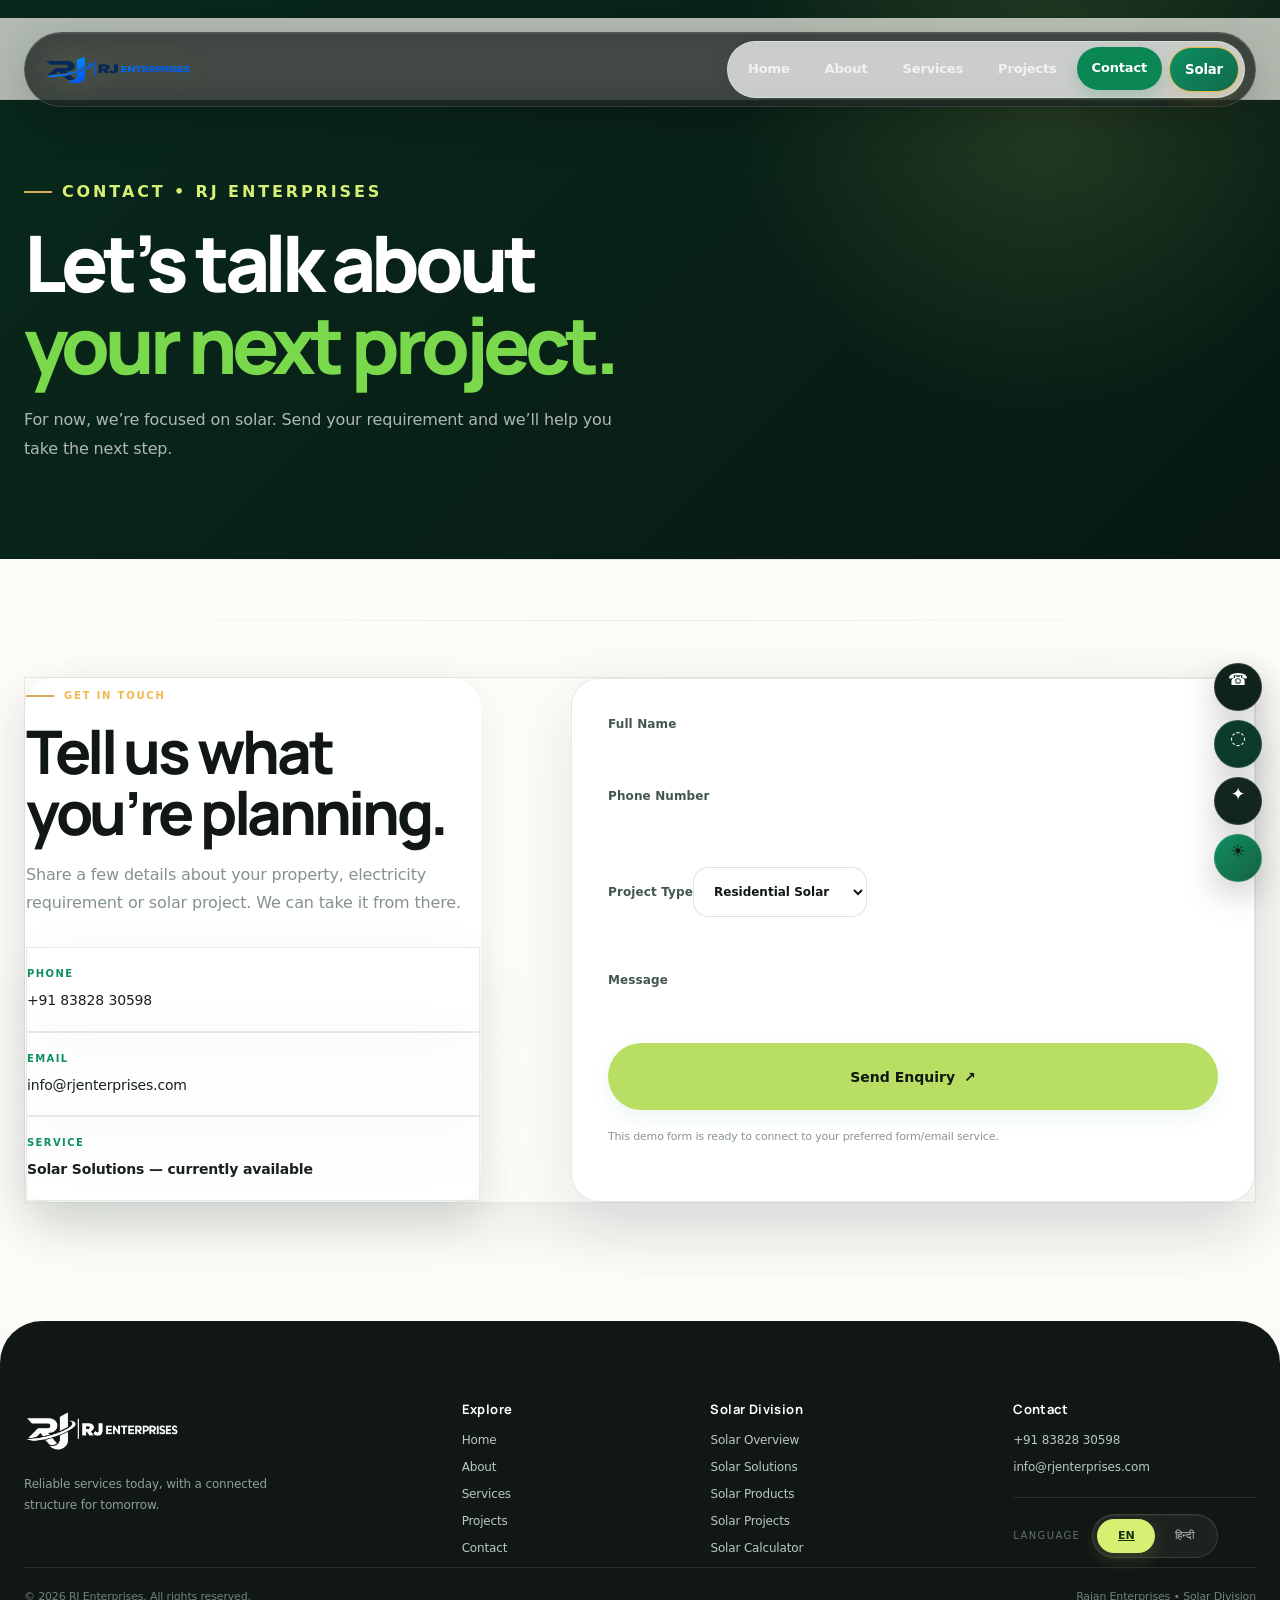
<file: pages/contact.html>
<!DOCTYPE html>

<!DOCTYPE html>

<!DOCTYPE html>

<html lang="en"><head><meta charset="utf-8"/><meta content="width=device-width, initial-scale=1.0" name="viewport"/>
<title>Contact | RJ Enterprises</title><link href="https://fonts.googleapis.com" rel="preconnect"/><link crossorigin="" href="https://fonts.gstatic.com" rel="preconnect"/>
<link href="https://fonts.googleapis.com/css2?family=DM+Sans:wght@400;500;600;700&amp;family=Manrope:wght@600;700;800&amp;display=swap" rel="stylesheet"/><link href="../style.css" rel="stylesheet"/></head>
<body>
<header class="site-header" id="siteHeader"><div class="container header-inner"><a aria-label="RJ Enterprises home" class="logo" href="../index.html"><img alt="RJ Enterprises" src="../assets/logo/rj-enterprises-logo.png"/></a><button aria-expanded="false" aria-label="Open menu" class="menu-toggle" id="menuToggle" type="button"><span></span><span></span><span></span></button><nav aria-label="Primary navigation" class="main-nav" id="mainNav"><a class="nav-link" data-en="Home" data-hi="होम" href="../index.html">Home</a><a class="nav-link" data-en="About" data-hi="हमारे बारे में" href="about.html">About</a><a class="nav-link" data-en="Services" data-hi="सेवाएं" href="services.html">Services</a><a class="nav-link" data-en="Projects" data-hi="प्रोजेक्ट्स" href="projects.html">Projects</a><a class="nav-link active" data-en="Contact" data-hi="संपर्क" href="contact.html">Contact</a><a aria-label="Solar Division" class="nav-solar" data-en="Solar" data-hi="सोलर" href="../solar/index.html">☀ Solar</a></nav></div></header>
<main>
<section data-reveal="" class="inner-hero compact"><div class="container"><p class="eyebrow" data-en="CONTACT • RJ ENTERPRISES" data-hi="संपर्क • RJ एंटरप्राइजेज">CONTACT • RJ ENTERPRISES</p><h1>Let’s talk about<br/><em>your next project.</em></h1><p data-en="For now, we’re focused on solar. Send your requirement and we’ll help you take the next step." data-hi="फिलहाल हमारा फोकस सोलर पर है। अपनी जरूरत भेजें और हम अगले कदम में मदद करेंगे।">For now, we’re focused on solar. Send your requirement and we’ll help you take the next step.</p></div></section>
<section data-reveal="" class="section"><div class="container contact-grid">
<div class="contact-info"><p class="section-kicker" data-en="GET IN TOUCH" data-hi="संपर्क करें">GET IN TOUCH</p><h2 data-en="Tell us what you’re planning." data-hi="बताएं आप क्या योजना बना रहे हैं।">Tell us what you’re planning.</h2><p data-en="Share a few details about your property, electricity requirement or solar project. We can take it from there." data-hi="अपनी प्रॉपर्टी, बिजली जरूरत या सोलर प्रोजेक्ट की कुछ जानकारी दें। आगे हम संभाल लेंगे।">Share a few details about your property, electricity requirement or solar project. We can take it from there.</p><div class="contact-item"><span data-en="PHONE" data-hi="फोन">PHONE</span><a href="tel:+918382830598">+91 83828 30598</a></div><div class="contact-item"><span data-en="EMAIL" data-hi="ईमेल">EMAIL</span><a href="mailto:info@rjenterprises.com">info@rjenterprises.com</a></div><div class="contact-item"><span data-en="SERVICE" data-hi="सेवा">SERVICE</span><b>Solar Solutions — currently available</b></div></div>
<form class="quote-form" id="quoteForm"><label data-en="Full Name" data-hi="पूरा नाम">Full Name<input name="name" placeholder="Your name" required="" type="text"/></label><label data-en="Phone Number" data-hi="फोन नंबर">Phone Number<input name="phone" placeholder="+91" required="" type="tel"/></label><label>Project Type<select name="project"><option data-en="Residential Solar" data-hi="घरेलू सोलर">Residential Solar</option><option data-en="Commercial Solar" data-hi="कमर्शियल सोलर">Commercial Solar</option><option data-en="Agricultural Solar" data-hi="कृषि सोलर">Agricultural Solar</option><option data-en="General Enquiry" data-hi="सामान्य पूछताछ">General Enquiry</option></select></label><label data-en="Message" data-hi="संदेश">Message<textarea name="message" placeholder="Tell us about your requirement" rows="5"></textarea></label><button class="btn btn-primary" type="submit">Send Enquiry <span>↗</span></button><p class="form-note" id="formNote">This demo form is ready to connect to your preferred form/email service.</p></form>
</div></section>
</main>
<footer class="site-footer" id="siteFooter"><div class="container footer-grid"><div><img alt="RJ Enterprises" class="footer-logo" src="../assets/logo/rj-enterprises-logo.png"/><p data-en="Reliable services today, with a connected structure for tomorrow." data-hi="आज की भरोसेमंद सेवाएं, कल के लिए जुड़ी हुई मजबूत व्यवस्था।">Reliable services today, with a connected structure for tomorrow.</p></div><div><h4 data-en="Explore" data-hi="एक्सप्लोर करें">Explore</h4><a data-en="Home" data-hi="होम" href="../index.html">Home</a><a data-en="About" data-hi="हमारे बारे में" href="../pages/about.html">About</a><a data-en="Services" data-hi="सेवाएं" href="../pages/services.html">Services</a><a data-en="Projects" data-hi="प्रोजेक्ट्स" href="../pages/projects.html">Projects</a><a data-en="Contact" data-hi="संपर्क" href="../pages/contact.html">Contact</a></div><div><h4 data-en="Solar Division" data-hi="सोलर डिवीजन">Solar Division</h4><a data-en="Solar Overview" data-hi="सोलर अवलोकन" href="../solar/index.html">Solar Overview</a><a data-en="Solar Solutions" data-hi="सोलर समाधान" href="../solar/pages/services.html">Solar Solutions</a><a data-en="Solar Products" data-hi="सोलर उत्पाद" href="../solar/pages/products.html">Solar Products</a><a data-en="Solar Projects" data-hi="सोलर प्रोजेक्ट्स" href="../solar/pages/projects.html">Solar Projects</a><a data-en="Solar Calculator" data-hi="सोलर कैलकुलेटर" href="../solar/pages/calculator.html">Solar Calculator</a></div><div><h4 data-en="Contact" data-hi="संपर्क">Contact</h4><a href="tel:+918382830598">+91 83828 30598</a><a href="mailto:info@rjenterprises.com">info@rjenterprises.com</a><div class="footer-language"><span class="language-label" data-en="Language" data-hi="भाषा">Language</span><div aria-label="Language selector" class="language-switcher" role="group"><button aria-label="Switch to EN" class="lang-btn" data-lang="en" type="button">EN</button><button aria-label="Switch to हिन्दी" class="lang-btn" data-lang="hi" type="button">हिन्दी</button></div></div></div></div><div class="container footer-bottom"><span>© <span id="year"></span> RJ Enterprises. <span data-en="All rights reserved." data-hi="सर्वाधिकार सुरक्षित।">All rights reserved.</span></span><span data-en="Rajan Enterprises • Solar Division" data-hi="राजन एंटरप्राइजेज • सोलर डिवीजन">Rajan Enterprises • Solar Division</span></div></footer>
<script src="../rj-site.js"></script>
<div aria-label="Quick actions" class="floating-actions">
<a aria-label="Call RJ Enterprises now" class="float-call" href="tel:+918382830598" title="Call Now">☎ <span data-en="Call Now" data-hi="अभी कॉल करें">Call Now</span></a>
<a aria-label="WhatsApp RJ Enterprises" class="float-wa" href="https://wa.me/918382830598" rel="noopener" target="_blank" title="WhatsApp">☘ <span data-en="WhatsApp" data-hi="व्हाट्सऐप">WhatsApp</span></a><a aria-label="Open AI Assistant" class="float-ai" href="../solar/index.html#ai" title="AI Assistant">✦ <span data-en="AI Assistant" data-hi="AI असिस्टेंट">AI Assistant</span></a>
<a aria-label="Open Solar Division" class="float-solar" href="../solar/index.html" title="Solar">☀ <span data-en="Solar" data-hi="सोलर">Solar</span></a>
</div>
</body>
</html>
</file>
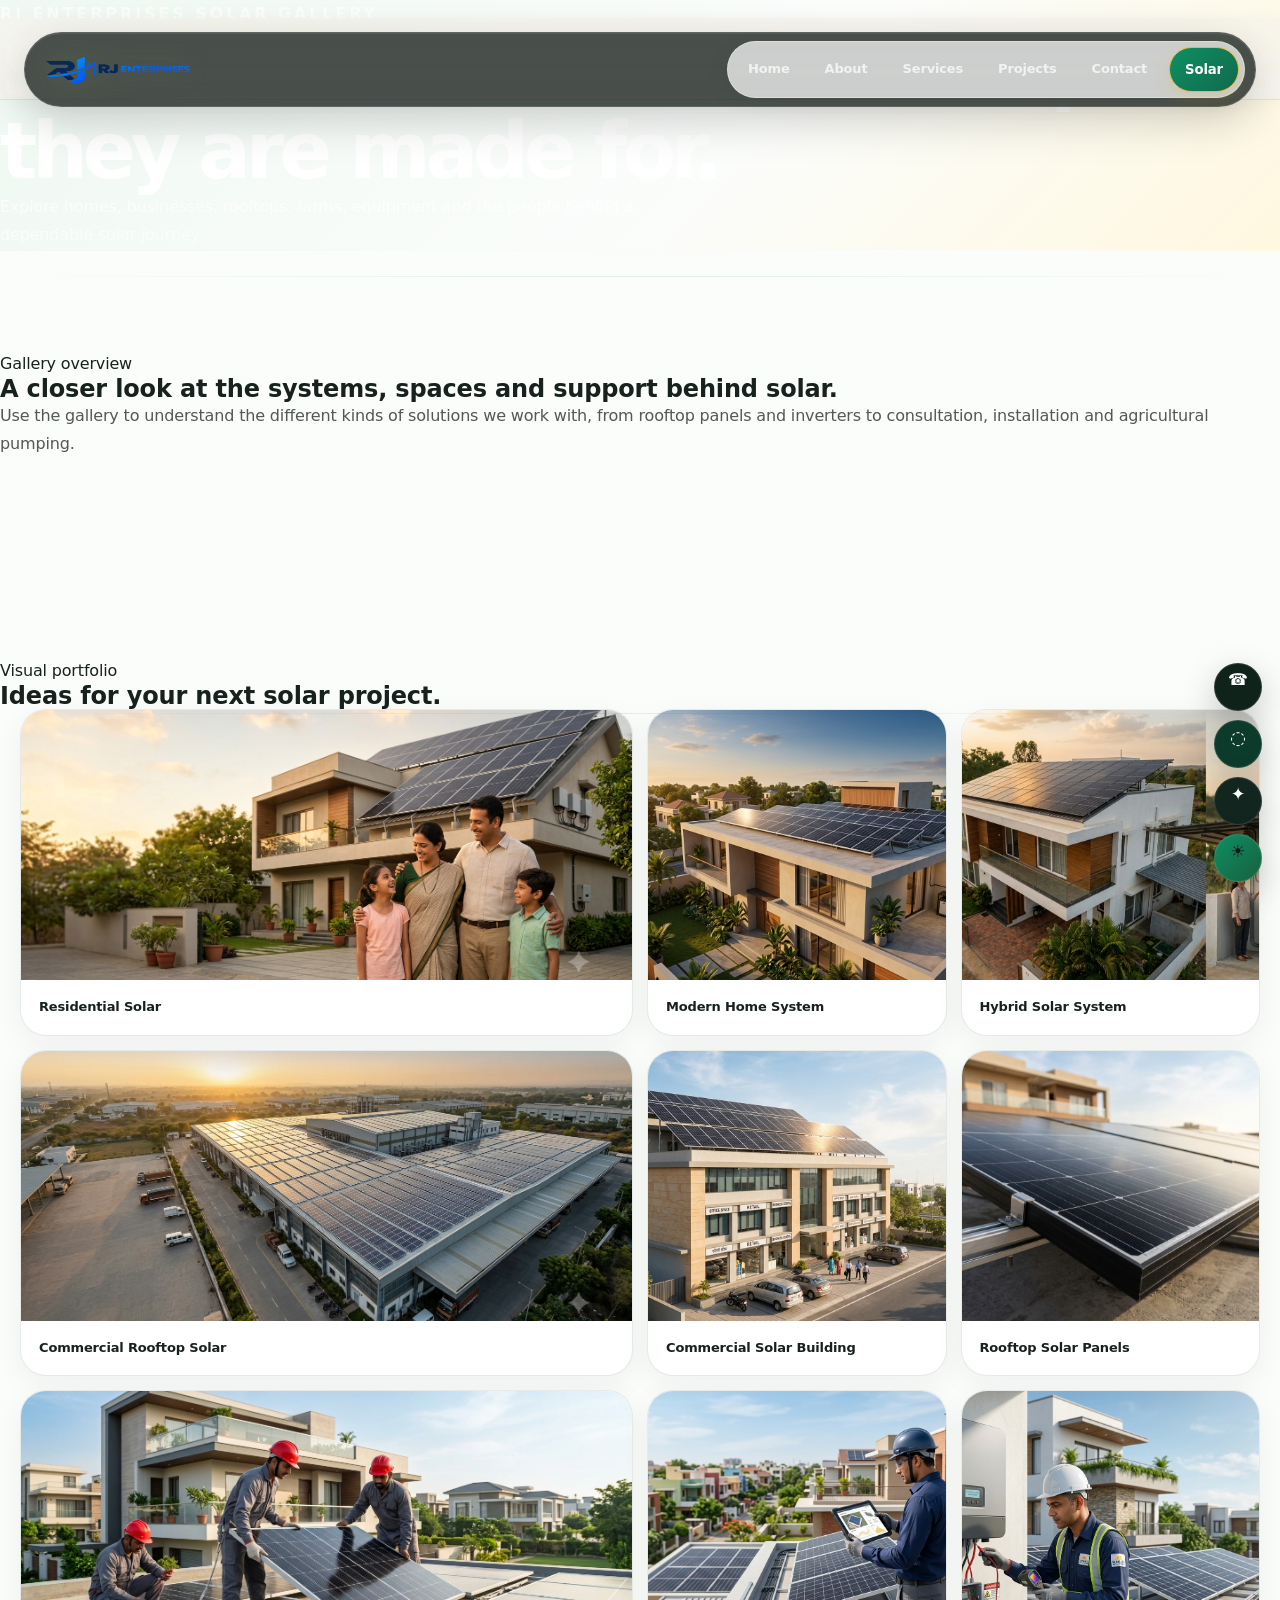
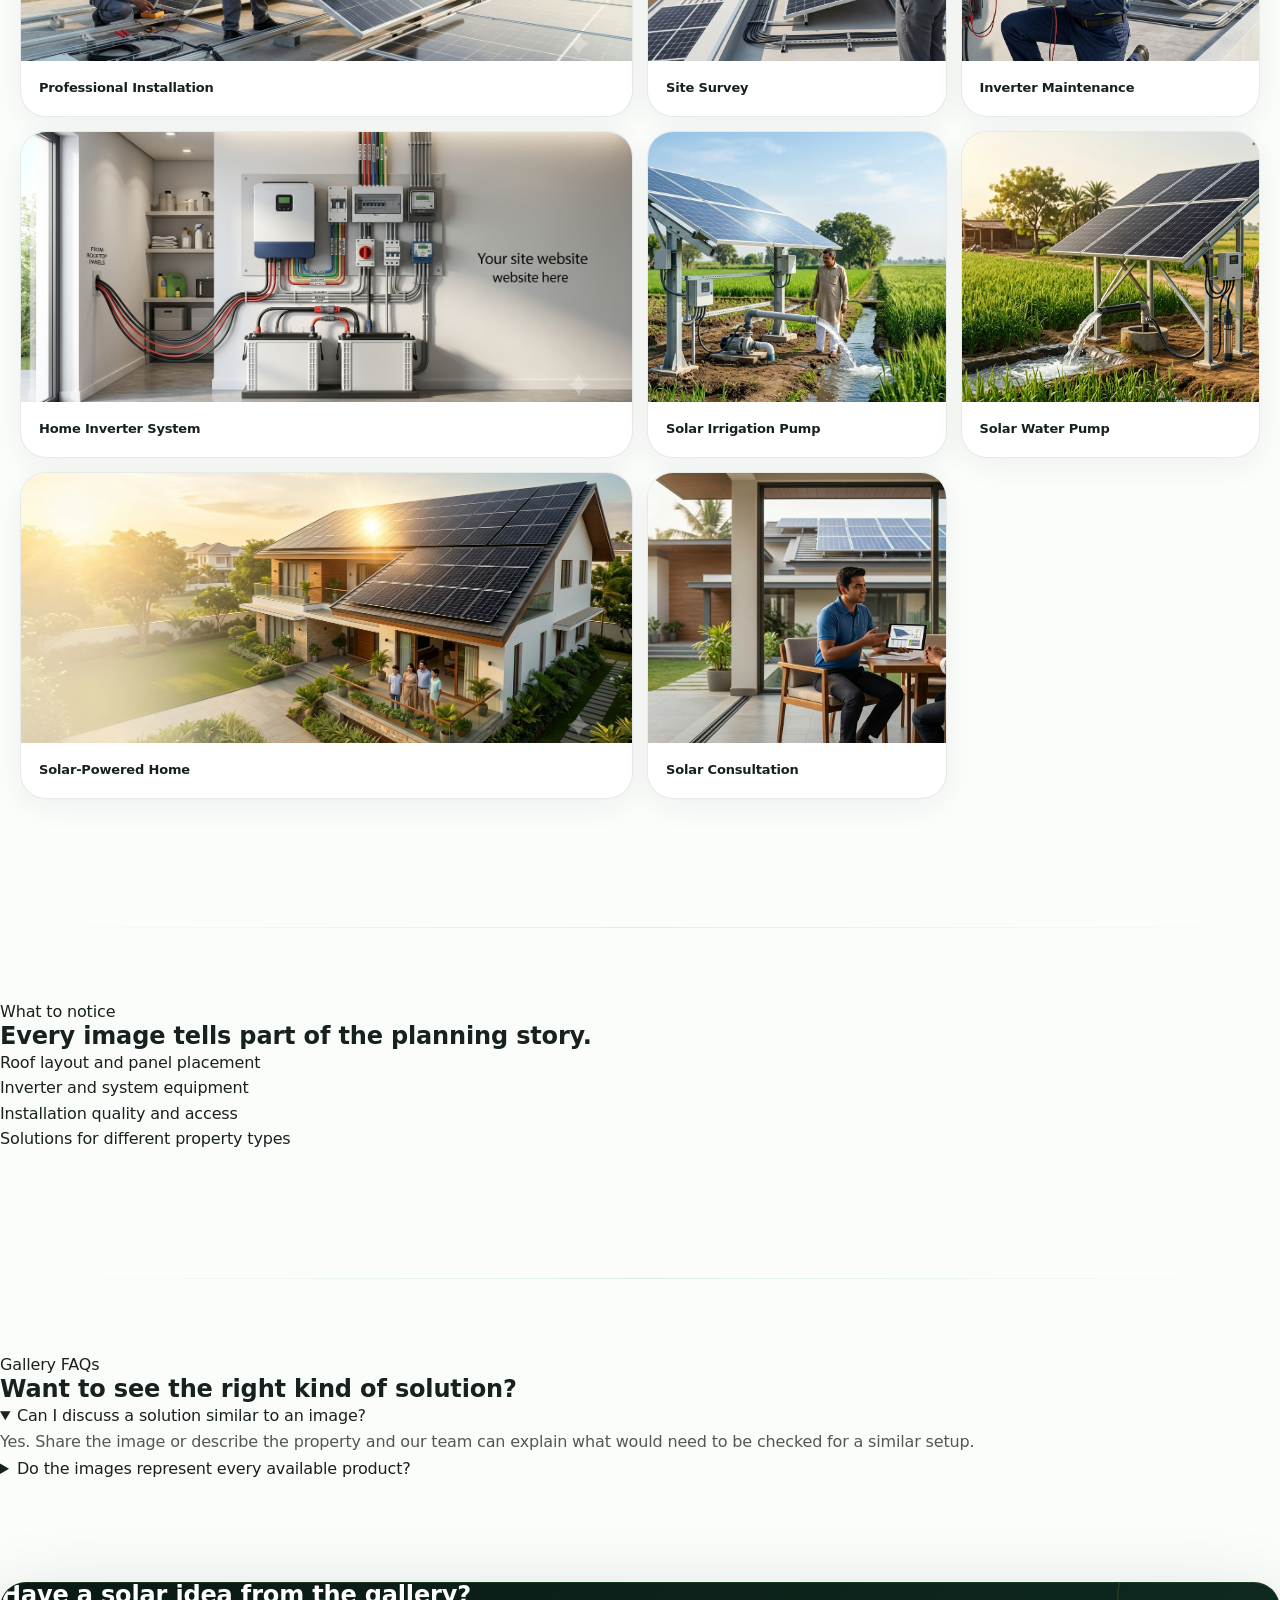
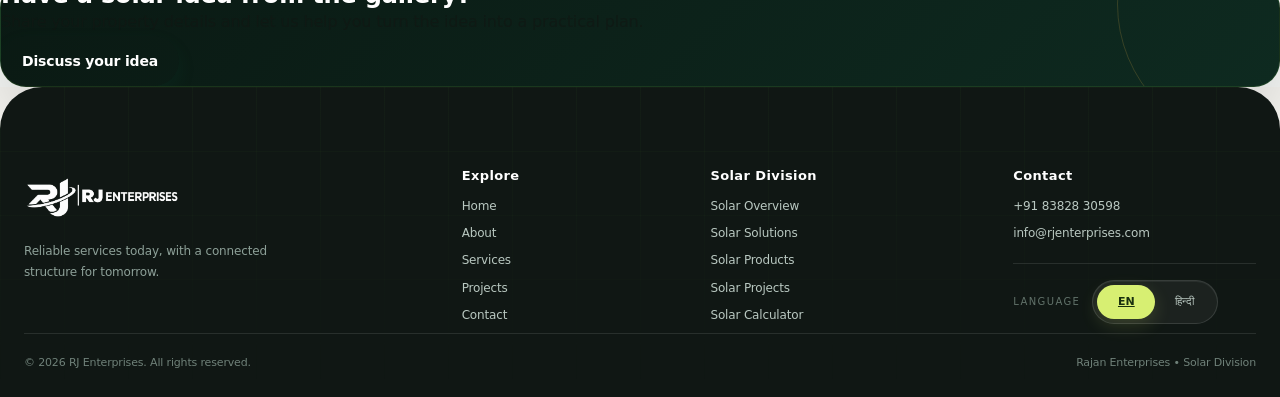
<file: pages/gallery.html>
<!DOCTYPE html>

<!DOCTYPE html>

<!DOCTYPE html>

<html lang="en">
<head>
<meta charset="utf-8"/>
<meta content="width=device-width, initial-scale=1.0" name="viewport"/>
<title>Gallery | RJ Enterprises</title>
<link href="../style.css" rel="stylesheet"/>
</head>
<body>
<header class="site-header" id="siteHeader"><div class="container header-inner"><a aria-label="RJ Enterprises home" class="logo" href="../index.html"><img alt="RJ Enterprises" src="../assets/logo/rj-enterprises-logo.png"/></a><button aria-expanded="false" aria-label="Open menu" class="menu-toggle" id="menuToggle" type="button"><span></span><span></span><span></span></button><nav aria-label="Primary navigation" class="main-nav" id="mainNav"><a class="nav-link" data-en="Home" data-hi="होम" href="../index.html">Home</a><a class="nav-link" data-en="About" data-hi="हमारे बारे में" href="about.html">About</a><a class="nav-link" data-en="Services" data-hi="सेवाएं" href="services.html">Services</a><a class="nav-link" data-en="Projects" data-hi="प्रोजेक्ट्स" href="projects.html">Projects</a><a class="nav-link" data-en="Contact" data-hi="संपर्क" href="contact.html">Contact</a><a aria-label="Solar Division" class="nav-solar" data-en="Solar" data-hi="सोलर" href="../solar/index.html">☀ Solar</a></nav></div></header>
<main class="inner-page gallery-page">
<section data-reveal="" class="page-hero"><div class="page-hero-content"><p class="page-kicker" data-en="RJ ENTERPRISES SOLAR GALLERY" data-hi="RJ एंटरप्राइजेज सोलर गैलरी">RJ ENTERPRISES SOLAR GALLERY</p><h1 data-en="See solar solutions in the spaces they are made for." data-hi="उन जगहों के लिए बने सोलर समाधानों को देखें जहां वे काम करते हैं।">See solar solutions in the spaces they are made for.</h1><p data-en="Explore homes, businesses, rooftops, farms, equipment and the people behind a dependable solar journey." data-hi="घरों, व्यवसायों, रूफटॉप, खेतों, उपकरणों और भरोसेमंद सोलर सफर से जुड़े लोगों को देखें।">Explore homes, businesses, rooftops, farms, equipment and the people behind a dependable solar journey.</p></div></section>
<section data-reveal="" class="page-content gallery-intro"><div class="section-heading"><span data-en="Gallery overview" data-hi="गैलरी अवलोकन">Gallery overview</span><h2 data-en="A closer look at the systems, spaces and support behind solar." data-hi="सोलर सिस्टम, जगहों और सहायता की एक करीब से झलक।">A closer look at the systems, spaces and support behind solar.</h2></div><p data-en="Use the gallery to understand the different kinds of solutions we work with, from rooftop panels and inverters to consultation, installation and agricultural pumping." data-hi="गैलरी में रूफटॉप पैनल और इन्वर्टर से लेकर कंसल्टेशन, इंस्टॉलेशन और कृषि पंपिंग तक हमारे विभिन्न समाधान देखें।">Use the gallery to understand the different kinds of solutions we work with, from rooftop panels and inverters to consultation, installation and agricultural pumping.</p></section>
<section data-reveal="" class="page-content gallery-showcase"><div class="gallery-section-heading"><span data-en="Visual portfolio" data-hi="विजुअल पोर्टफोलियो">Visual portfolio</span><h2 data-en="Ideas for your next solar project." data-hi="आपके अगले सोलर प्रोजेक्ट के लिए आइडिया।">Ideas for your next solar project.</h2></div>
<div class="gallery-grid">
<figure class="gallery-item"><img alt="Family home with rooftop solar panels" loading="lazy" src="../assets/images/family-home-solar.png"/><figcaption data-en="Residential Solar" data-hi="घरेलू सोलर">Residential Solar</figcaption></figure>
<figure class="gallery-item"><img alt="Modern home solar system" loading="lazy" src="../assets/images/modern-home-solar-system.png"/><figcaption>Modern Home System</figcaption></figure>
<figure class="gallery-item"><img alt="Hybrid solar system at a home" loading="lazy" src="../assets/images/hybrid-home-solar-system.png"/><figcaption>Hybrid Solar System</figcaption></figure>
<figure class="gallery-item"><img alt="Commercial rooftop solar project" loading="lazy" src="../assets/images/commercial-rooftop-solar.png"/><figcaption>Commercial Rooftop Solar</figcaption></figure>
<figure class="gallery-item"><img alt="Commercial building with solar panels" loading="lazy" src="../assets/images/commercial-solar-building.png"/><figcaption>Commercial Solar Building</figcaption></figure>
<figure class="gallery-item"><img alt="Close-up of rooftop solar panels" loading="lazy" src="../assets/images/rooftop-solar-panel-closeup.png"/><figcaption>Rooftop Solar Panels</figcaption></figure>
<figure class="gallery-item"><img alt="Solar technicians installing panels" loading="lazy" src="../assets/images/rooftop-solar-installation.png"/><figcaption>Professional Installation</figcaption></figure>
<figure class="gallery-item"><img alt="Technician conducting solar site survey" loading="lazy" src="../assets/images/solar-site-survey.png"/><figcaption>Site Survey</figcaption></figure>
<figure class="gallery-item"><img alt="Technician servicing solar inverter" loading="lazy" src="../assets/images/solar-inverter-maintenance.png"/><figcaption>Inverter Maintenance</figcaption></figure>
<figure class="gallery-item"><img alt="Home solar inverter system" loading="lazy" src="../assets/images/home-solar-inverter-system.png"/><figcaption>Home Inverter System</figcaption></figure>
<figure class="gallery-item"><img alt="Solar-powered irrigation pump" loading="lazy" src="../assets/images/solar-irrigation-pump.png"/><figcaption>Solar Irrigation Pump</figcaption></figure>
<figure class="gallery-item"><img alt="Solar water pump in a field" loading="lazy" src="../assets/images/solar-water-pump.png"/><figcaption>Solar Water Pump</figcaption></figure>
<figure class="gallery-item"><img alt="Solar-powered family home" loading="lazy" src="../assets/images/solar-powered-home.png"/><figcaption>Solar-Powered Home</figcaption></figure>
<figure class="gallery-item"><img alt="Solar consultation meeting" loading="lazy" src="../assets/images/solar-consultation.png"/><figcaption>Solar Consultation</figcaption></figure>
</div></section>
<section data-reveal="" class="page-content gallery-notes"><div><span data-en="What to notice" data-hi="क्या देखें">What to notice</span><h2 data-en="Every image tells part of the planning story." data-hi="हर तस्वीर प्लानिंग की कहानी का एक हिस्सा बताती है।">Every image tells part of the planning story.</h2></div><ul><li data-en="Roof layout and panel placement" data-hi="छत का लेआउट और पैनल प्लेसमेंट">Roof layout and panel placement</li><li data-en="Inverter and system equipment" data-hi="इन्वर्टर और सिस्टम उपकरण">Inverter and system equipment</li><li data-en="Installation quality and access" data-hi="इंस्टॉलेशन गुणवत्ता और पहुंच">Installation quality and access</li><li data-en="Solutions for different property types" data-hi="अलग-अलग प्रॉपर्टी के लिए समाधान">Solutions for different property types</li></ul></section>
<section data-reveal="" class="page-content gallery-faq"><div class="section-heading center"><span data-en="Gallery FAQs" data-hi="गैलरी FAQ">Gallery FAQs</span><h2 data-en="Want to see the right kind of solution?" data-hi="सही तरह का समाधान देखना चाहते हैं?">Want to see the right kind of solution?</h2></div><div class="faq-list"><details open=""><summary data-en="Can I discuss a solution similar to an image?" data-hi="क्या मैं तस्वीर जैसे समाधान पर चर्चा कर सकता हूं?">Can I discuss a solution similar to an image?</summary><p data-en="Yes. Share the image or describe the property and our team can explain what would need to be checked for a similar setup." data-hi="हां। तस्वीर साझा करें या प्रॉपर्टी के बारे में बताएं और हमारी टीम समान सेटअप के लिए जरूरी जांच समझाएगी।">Yes. Share the image or describe the property and our team can explain what would need to be checked for a similar setup.</p></details><details><summary data-en="Do the images represent every available product?" data-hi="क्या तस्वीरों में सभी उपलब्ध उत्पाद दिखाए गए हैं?">Do the images represent every available product?</summary><p data-en="The gallery is a visual selection. Product choices depend on your property, usage, budget and project requirements." data-hi="गैलरी एक विजुअल चयन है। उत्पाद आपकी प्रॉपर्टी, खपत, बजट और प्रोजेक्ट जरूरतों के अनुसार चुने जाते हैं।">The gallery is a visual selection. Product choices depend on your property, usage, budget and project requirements.</p></details></div></section>
<section data-reveal="" class="page-cta"><div class="page-cta-inner"><div><h2 data-en="Have a solar idea from the gallery?" data-hi="क्या गैलरी से कोई सोलर आइडिया पसंद आया?">Have a solar idea from the gallery?</h2><p data-en="Share your property details and let us help you turn the idea into a practical plan." data-hi="अपनी प्रॉपर्टी की जानकारी साझा करें और आइडिया को उपयोगी योजना में बदलने में मदद लें।">Share your property details and let us help you turn the idea into a practical plan.</p></div><a class="btn" data-en="Discuss your idea" data-hi="अपना विचार साझा करें" href="contact.html">Discuss your idea</a></div></section>
</main>
<footer class="site-footer" id="siteFooter"><div class="container footer-grid"><div><img alt="RJ Enterprises" class="footer-logo" src="../assets/logo/rj-enterprises-logo.png"/><p data-en="Reliable services today, with a connected structure for tomorrow." data-hi="आज की भरोसेमंद सेवाएं, कल के लिए जुड़ी हुई मजबूत व्यवस्था।">Reliable services today, with a connected structure for tomorrow.</p></div><div><h4 data-en="Explore" data-hi="एक्सप्लोर करें">Explore</h4><a data-en="Home" data-hi="होम" href="../index.html">Home</a><a data-en="About" data-hi="हमारे बारे में" href="../pages/about.html">About</a><a data-en="Services" data-hi="सेवाएं" href="../pages/services.html">Services</a><a data-en="Projects" data-hi="प्रोजेक्ट्स" href="../pages/projects.html">Projects</a><a data-en="Contact" data-hi="संपर्क" href="../pages/contact.html">Contact</a></div><div><h4 data-en="Solar Division" data-hi="सोलर डिवीजन">Solar Division</h4><a data-en="Solar Overview" data-hi="सोलर अवलोकन" href="../solar/index.html">Solar Overview</a><a data-en="Solar Solutions" data-hi="सोलर समाधान" href="../solar/pages/services.html">Solar Solutions</a><a data-en="Solar Products" data-hi="सोलर उत्पाद" href="../solar/pages/products.html">Solar Products</a><a data-en="Solar Projects" data-hi="सोलर प्रोजेक्ट्स" href="../solar/pages/projects.html">Solar Projects</a><a data-en="Solar Calculator" data-hi="सोलर कैलकुलेटर" href="../solar/pages/calculator.html">Solar Calculator</a></div><div><h4 data-en="Contact" data-hi="संपर्क">Contact</h4><a href="tel:+918382830598">+91 83828 30598</a><a href="mailto:info@rjenterprises.com">info@rjenterprises.com</a><div class="footer-language"><span class="language-label" data-en="Language" data-hi="भाषा">Language</span><div aria-label="Language selector" class="language-switcher" role="group"><button aria-label="Switch to EN" class="lang-btn" data-lang="en" type="button">EN</button><button aria-label="Switch to हिन्दी" class="lang-btn" data-lang="hi" type="button">हिन्दी</button></div></div></div></div><div class="container footer-bottom"><span>© <span id="year"></span> RJ Enterprises. <span data-en="All rights reserved." data-hi="सर्वाधिकार सुरक्षित।">All rights reserved.</span></span><span data-en="Rajan Enterprises • Solar Division" data-hi="राजन एंटरप्राइजेज • सोलर डिवीजन">Rajan Enterprises • Solar Division</span></div></footer>
<script src="../rj-site.js"></script>
<div aria-label="Quick actions" class="floating-actions">
<a aria-label="Call RJ Enterprises now" class="float-call" href="tel:+918382830598" title="Call Now">☎ <span data-en="Call Now" data-hi="अभी कॉल करें">Call Now</span></a>
<a aria-label="WhatsApp RJ Enterprises" class="float-wa" href="https://wa.me/918382830598" rel="noopener" target="_blank" title="WhatsApp">☘ <span data-en="WhatsApp" data-hi="व्हाट्सऐप">WhatsApp</span></a><a aria-label="Open AI Assistant" class="float-ai" href="../solar/index.html#ai" title="AI Assistant">✦ <span data-en="AI Assistant" data-hi="AI असिस्टेंट">AI Assistant</span></a>
<a aria-label="Open Solar Division" class="float-solar" href="../solar/index.html" title="Solar">☀ <span data-en="Solar" data-hi="सोलर">Solar</span></a>
</div>
</body>
</html>
</file>
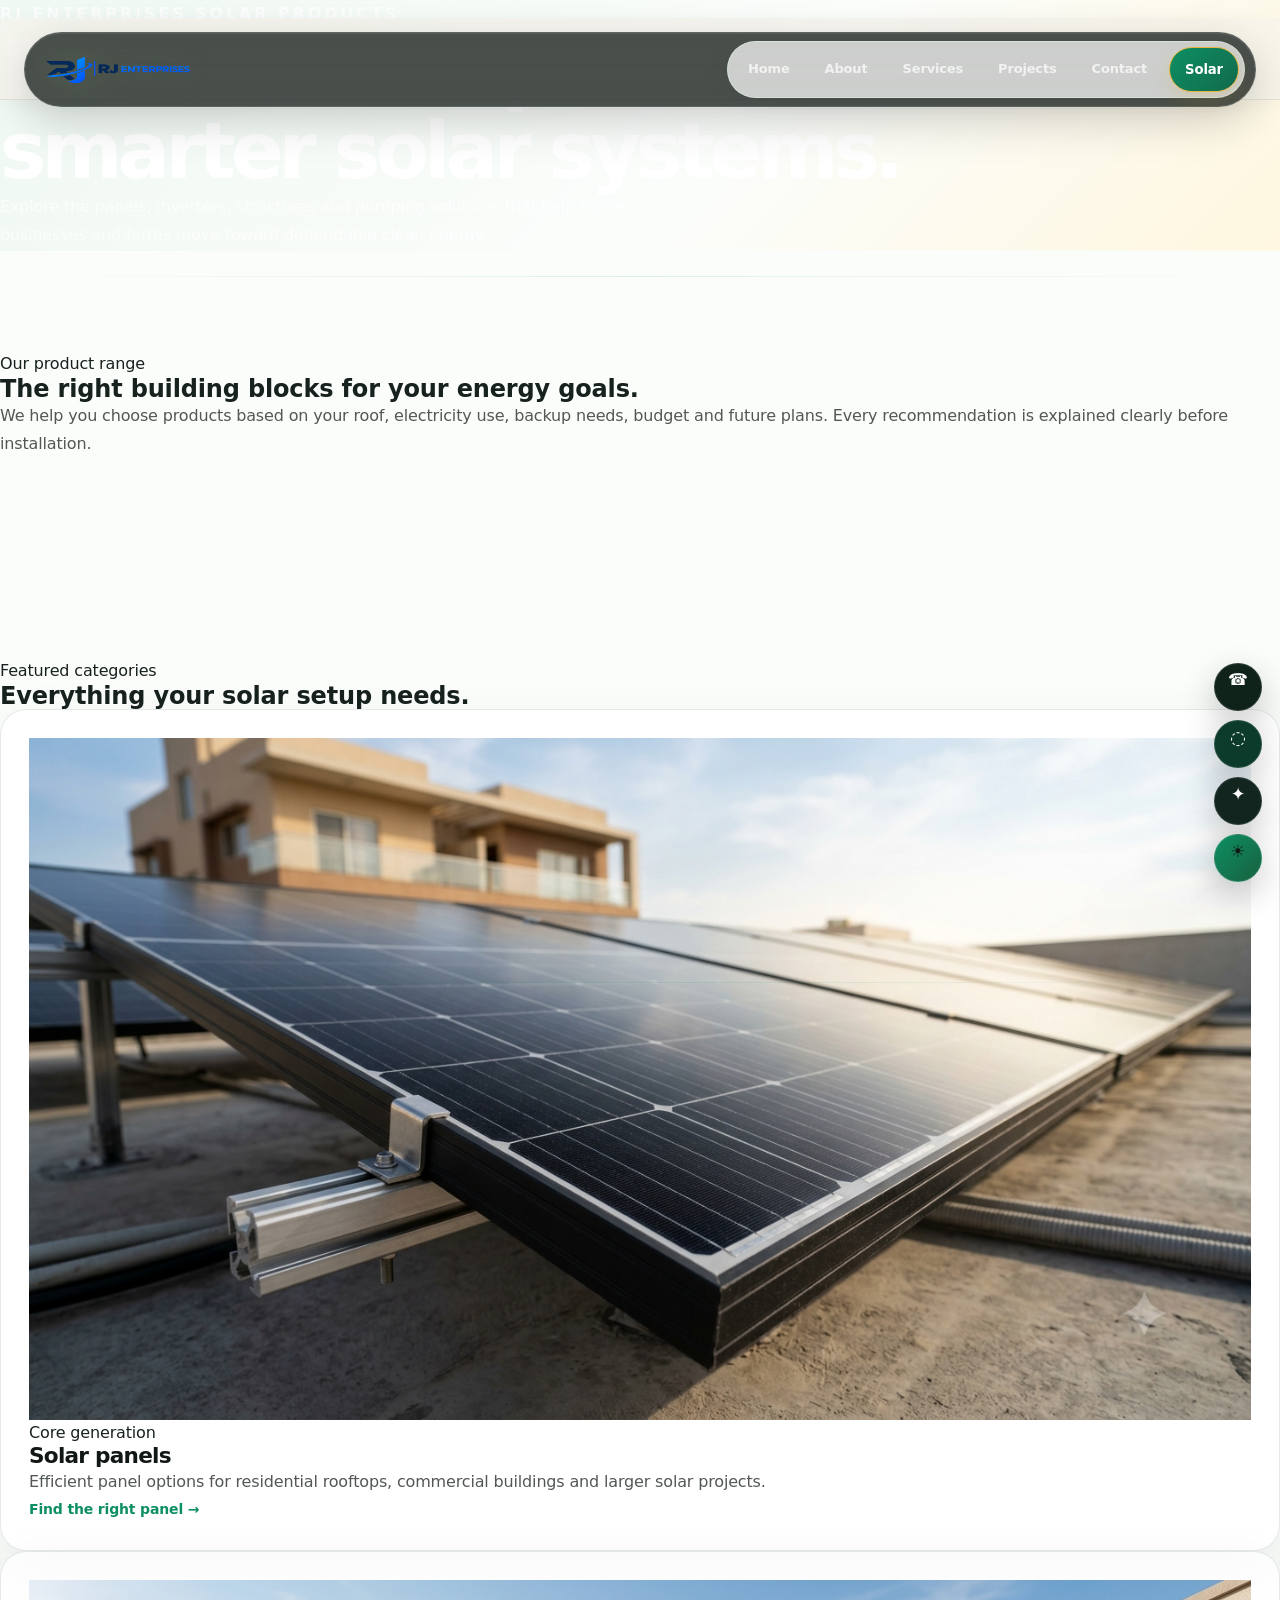
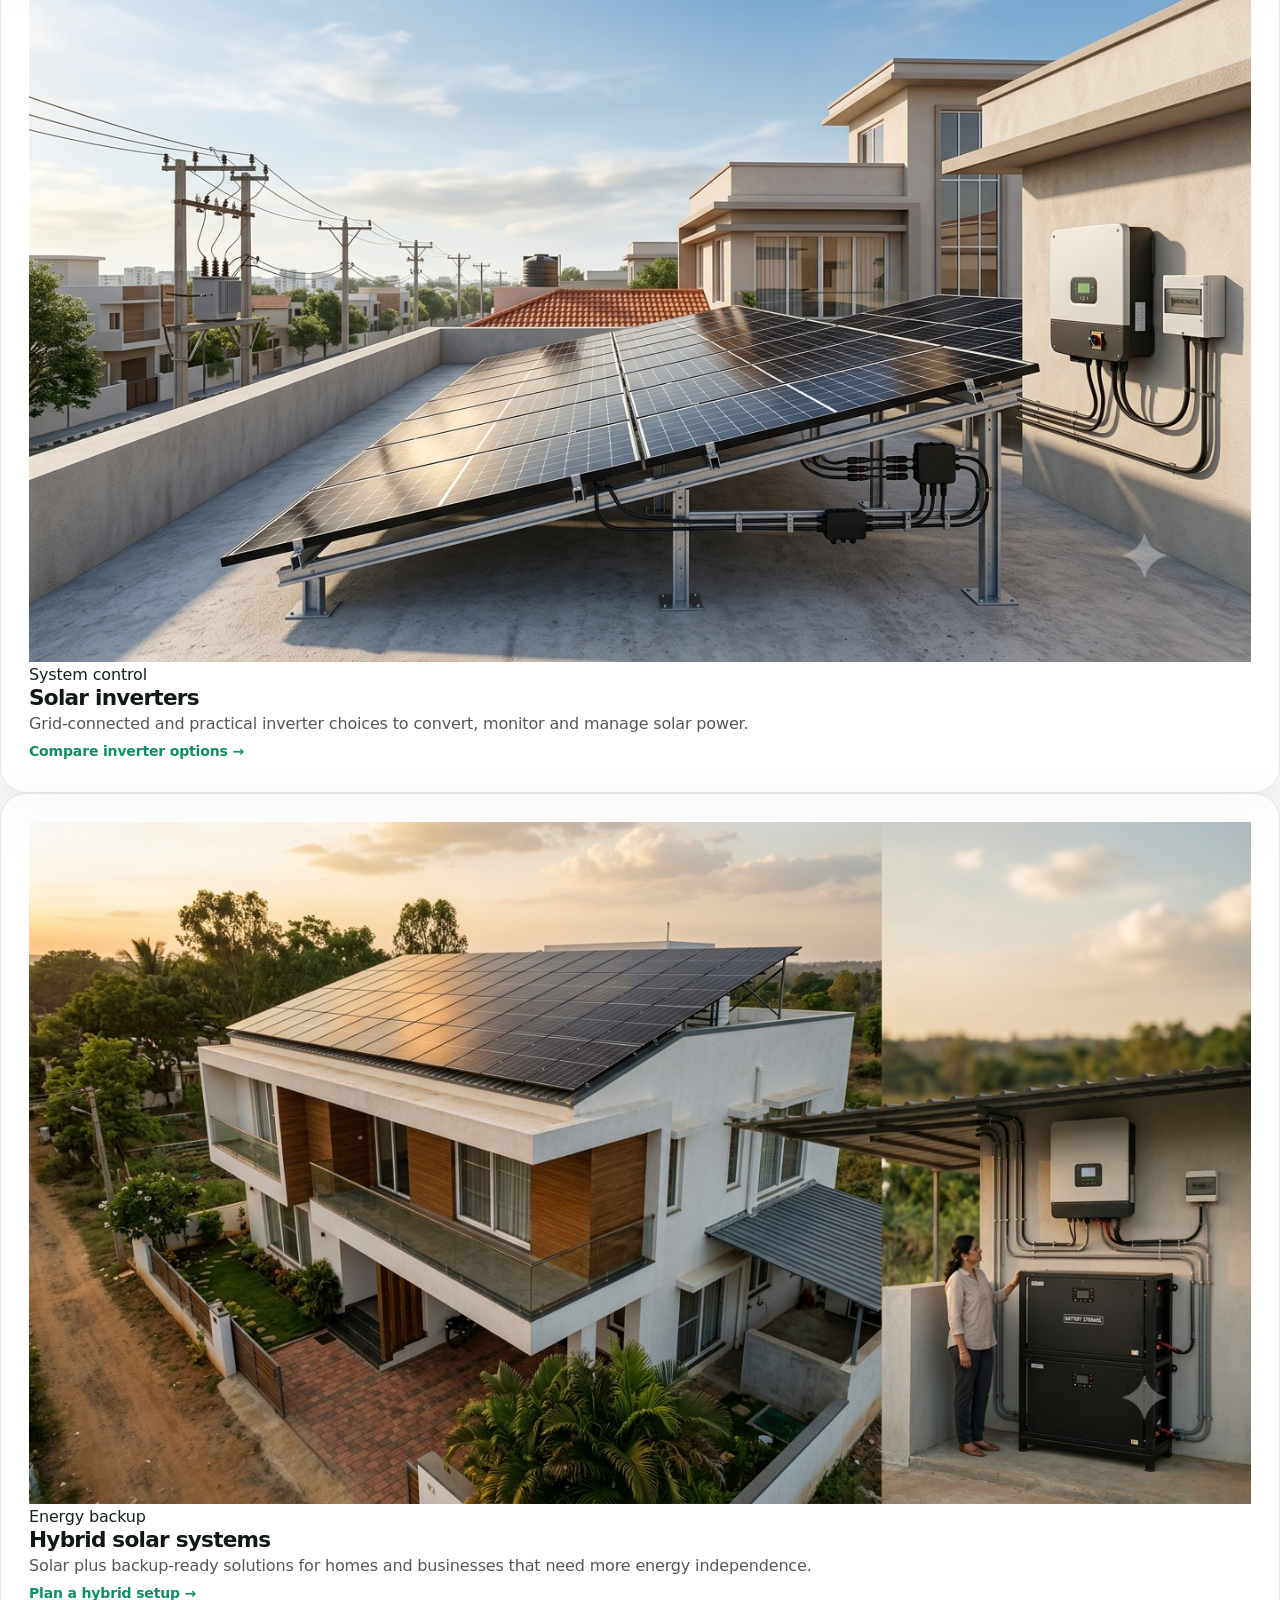
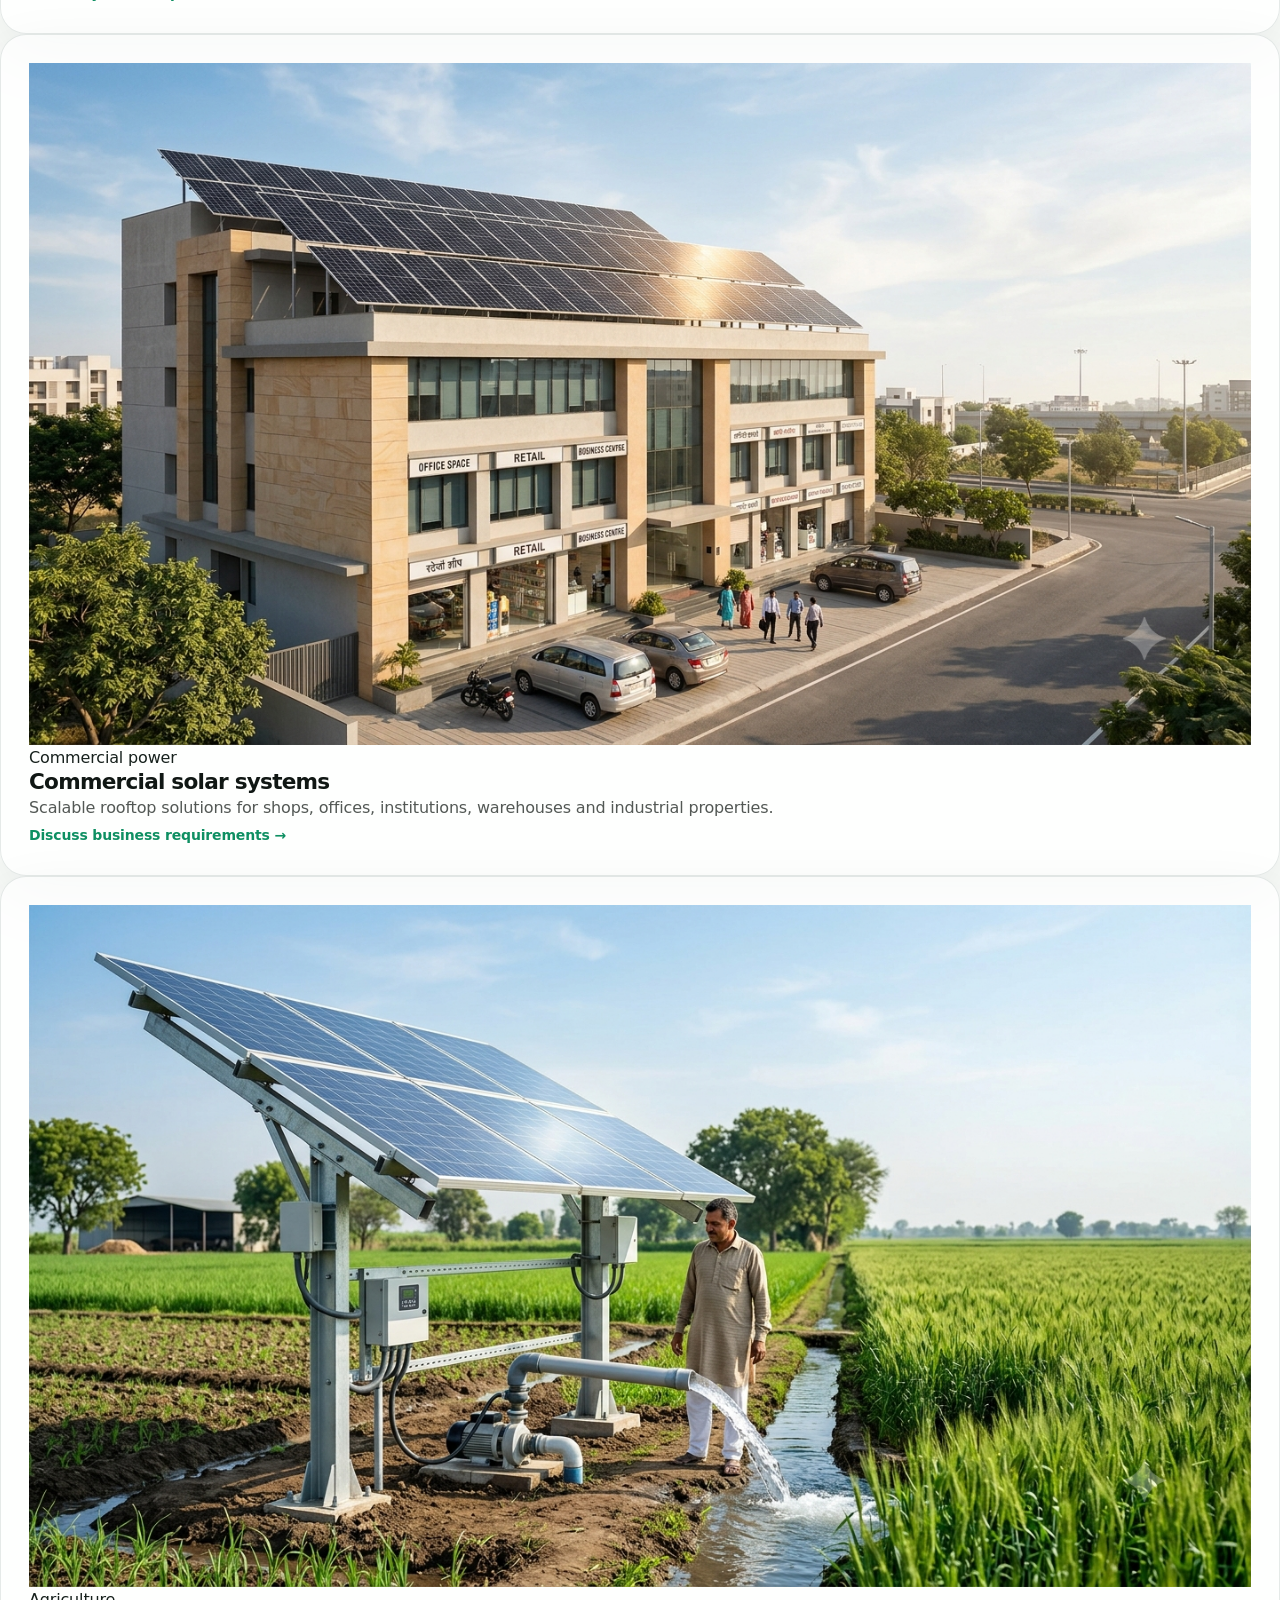
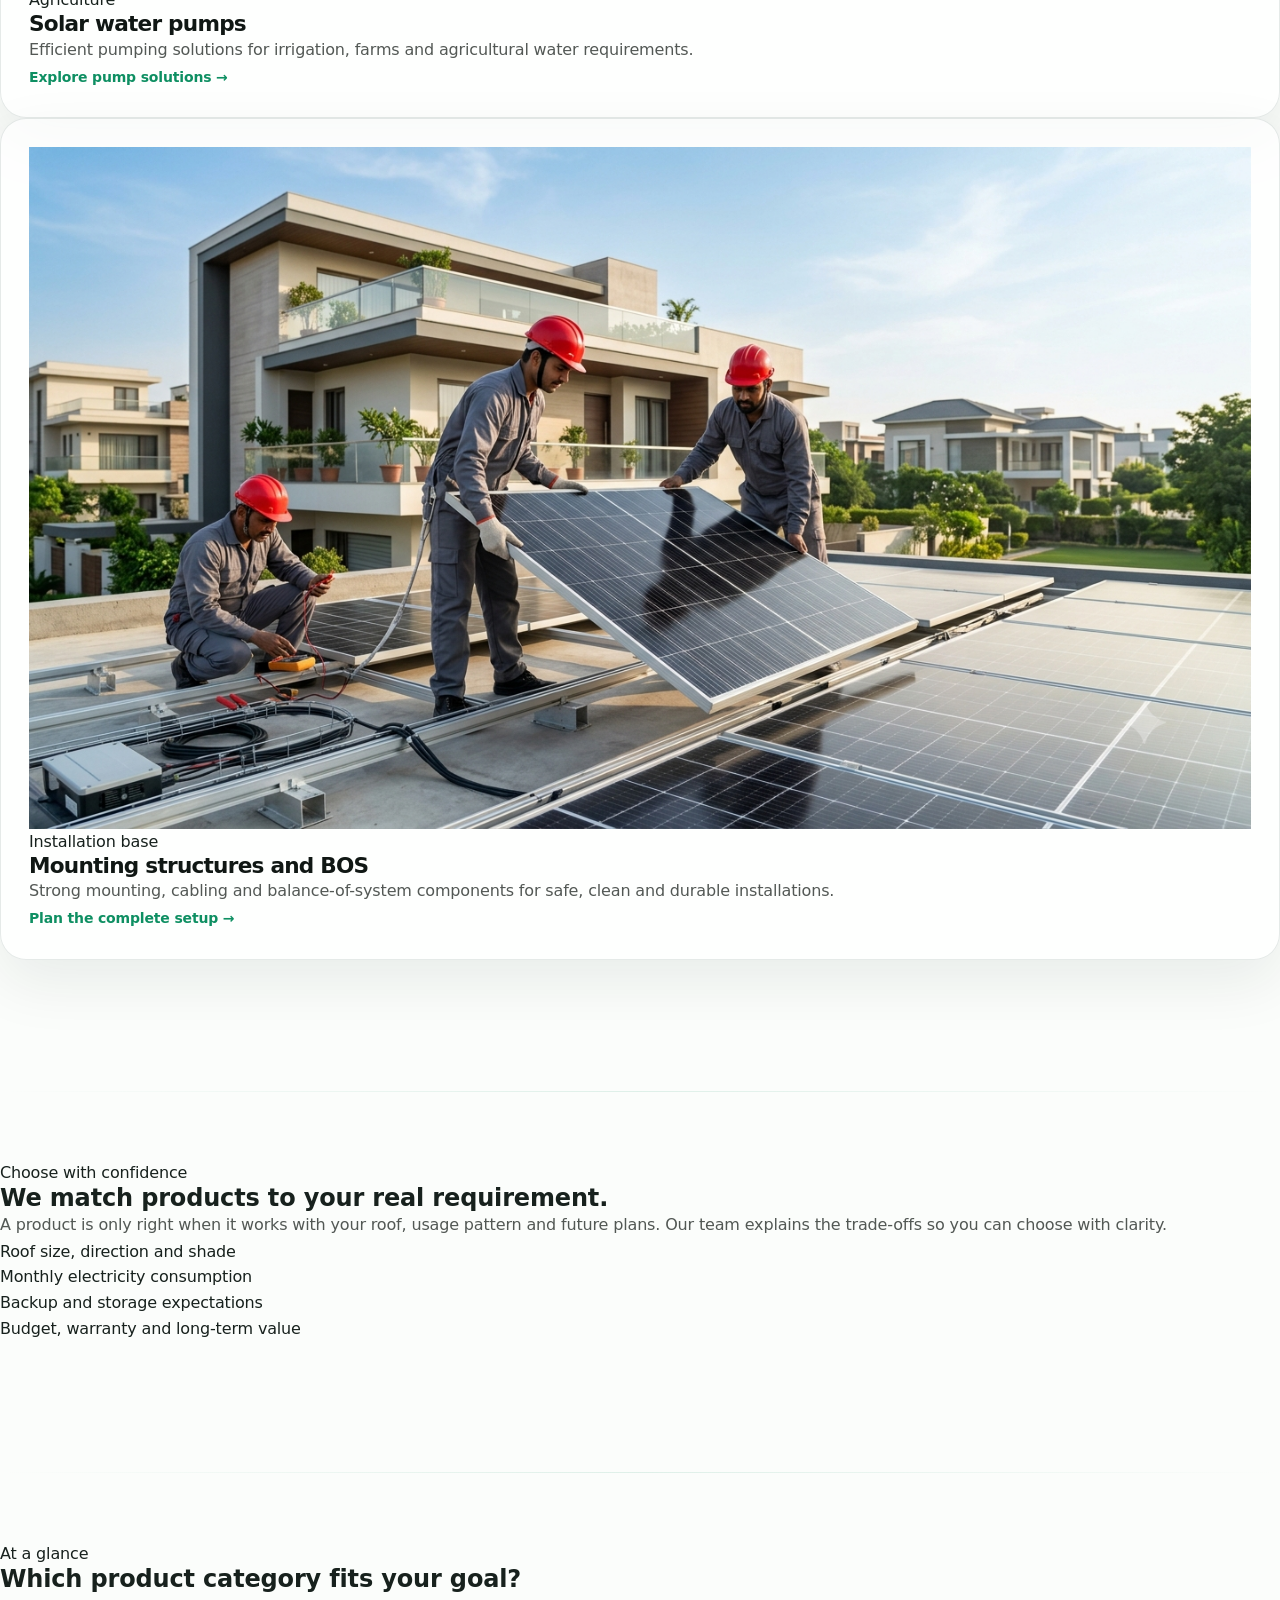
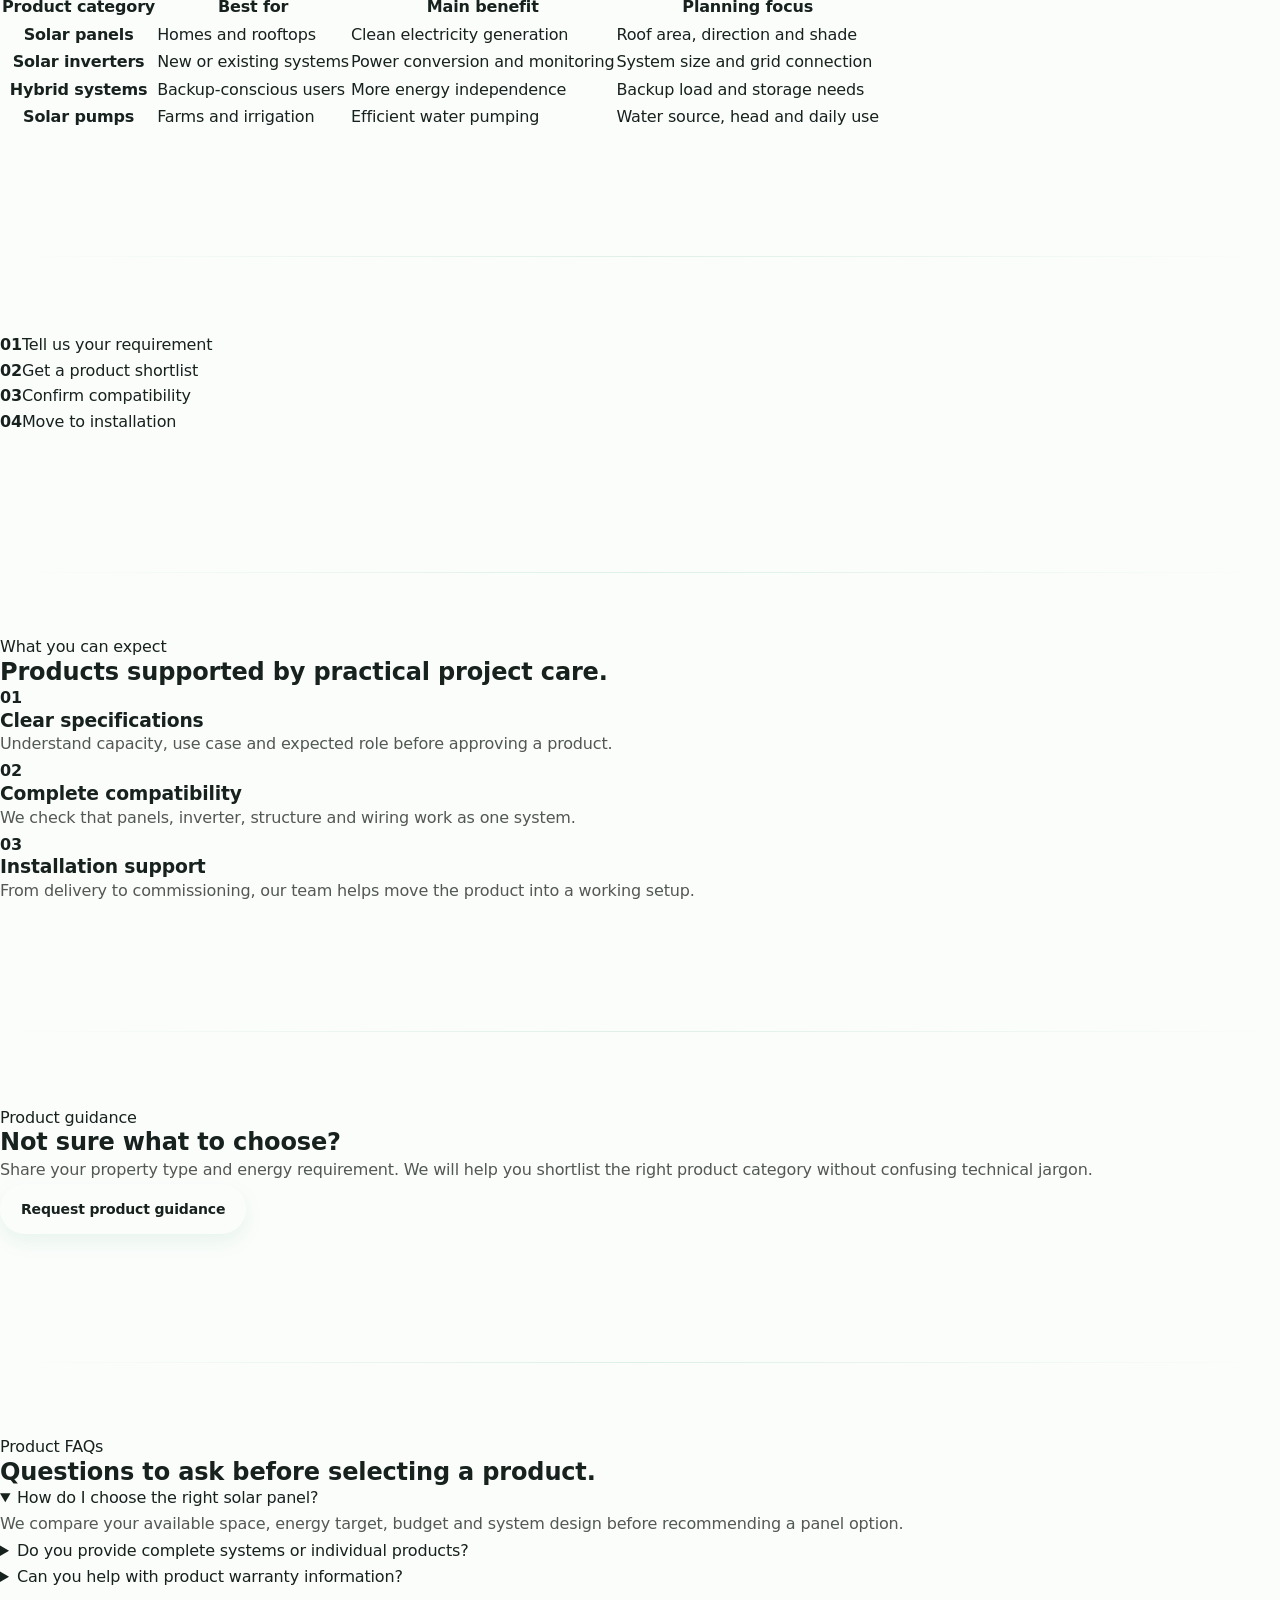
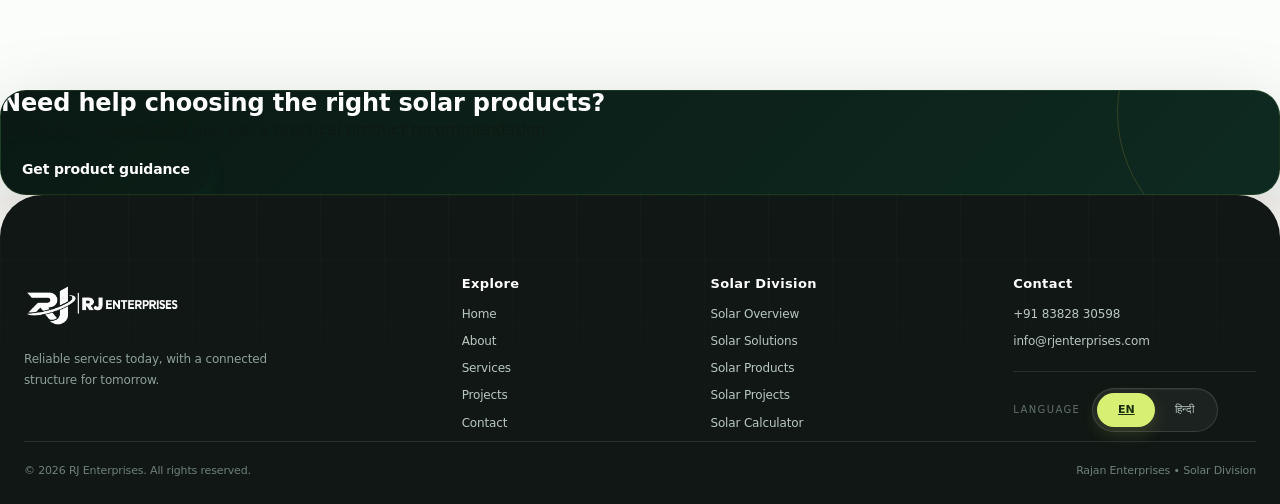
<file: pages/products.html>
<!DOCTYPE html>

<!DOCTYPE html>

<!DOCTYPE html>

<html lang="en">
<head>
<meta charset="utf-8"/>
<meta content="width=device-width, initial-scale=1.0" name="viewport"/>
<meta content="Solar panels, inverters, hybrid systems, structures and pumps from RJ Enterprises." name="description"/>
<title>Solar Products | RJ Enterprises</title>
<link href="../style.css" rel="stylesheet"/>
</head>
<body>
<header class="site-header" id="siteHeader"><div class="container header-inner"><a aria-label="RJ Enterprises home" class="logo" href="../index.html"><img alt="RJ Enterprises" src="../assets/logo/rj-enterprises-logo.png"/></a><button aria-expanded="false" aria-label="Open menu" class="menu-toggle" id="menuToggle" type="button"><span></span><span></span><span></span></button><nav aria-label="Primary navigation" class="main-nav" id="mainNav"><a class="nav-link" data-en="Home" data-hi="होम" href="../index.html">Home</a><a class="nav-link" data-en="About" data-hi="हमारे बारे में" href="about.html">About</a><a class="nav-link" data-en="Services" data-hi="सेवाएं" href="services.html">Services</a><a class="nav-link" data-en="Projects" data-hi="प्रोजेक्ट्स" href="projects.html">Projects</a><a class="nav-link" data-en="Contact" data-hi="संपर्क" href="contact.html">Contact</a><a aria-label="Solar Division" class="nav-solar" data-en="Solar" data-hi="सोलर" href="../solar/index.html">☀ Solar</a></nav></div></header>
<main class="inner-page products-page">
<section data-reveal="" class="page-hero"><div class="page-hero-content"><p class="page-kicker" data-en="RJ ENTERPRISES SOLAR PRODUCTS" data-hi="RJ एंटरप्राइजेज सोलर उत्पाद">RJ ENTERPRISES SOLAR PRODUCTS</p><h1 data-en="Reliable components for smarter solar systems." data-hi="स्मार्ट सोलर सिस्टम के लिए भरोसेमंद कंपोनेंट्स।">Reliable components for smarter solar systems.</h1><p data-en="Explore the panels, inverters, structures and pumping solutions that help homes, businesses and farms move toward dependable clean energy." data-hi="पैनल, इन्वर्टर, स्ट्रक्चर और पंपिंग समाधान देखें, जो घरों, व्यवसायों और खेतों को भरोसेमंद स्वच्छ ऊर्जा की ओर ले जाते हैं।">Explore the panels, inverters, structures and pumping solutions that help homes, businesses and farms move toward dependable clean energy.</p></div></section>
<section data-reveal="" class="page-content products-intro"><div class="section-heading"><span data-en="Our product range" data-hi="हमारी उत्पाद रेंज">Our product range</span><h2 data-en="The right building blocks for your energy goals." data-hi="आपकी ऊर्जा जरूरतों के लिए सही सिस्टम कंपोनेंट।">The right building blocks for your energy goals.</h2></div><p class="products-lead" data-en="We help you choose products based on your roof, electricity use, backup needs, budget and future plans. Every recommendation is explained clearly before installation." data-hi="हम आपकी छत, बिजली खपत, बैकअप जरूरत, बजट और भविष्य की योजना के आधार पर उत्पाद चुनने में मदद करते हैं। हर सुझाव इंस्टॉलेशन से पहले स्पष्ट रूप से समझाया जाता है।">We help you choose products based on your roof, electricity use, backup needs, budget and future plans. Every recommendation is explained clearly before installation.</p></section>
<section data-reveal="" class="page-content product-catalogue"><div class="section-heading center"><span data-en="Featured categories" data-hi="मुख्य श्रेणियां">Featured categories</span><h2 data-en="Everything your solar setup needs." data-hi="आपके सोलर सेटअप के लिए जरूरी समाधान।">Everything your solar setup needs.</h2></div><div class="product-grid">
<article data-reveal="" class="product-card product-card-featured"><div class="product-image"><img alt="Solar panels for rooftop installation" src="../assets/images/rooftop-solar-panel-closeup.png"/></div><div class="product-card-body"><span class="product-label" data-en="Core generation" data-hi="मुख्य जनरेशन">Core generation</span><h3 data-en="Solar panels" data-hi="सोलर पैनल">Solar panels</h3><p data-en="Efficient panel options for residential rooftops, commercial buildings and larger solar projects." data-hi="घरेलू छत, कमर्शियल बिल्डिंग और बड़े सोलर प्रोजेक्ट के लिए कुशल पैनल विकल्प।">Efficient panel options for residential rooftops, commercial buildings and larger solar projects.</p><a class="text-link" data-en="Find the right panel →" data-hi="सही पैनल चुनें →" href="contact.html">Find the right panel →</a></div></article>
<article data-reveal="" class="product-card"><div class="product-image"><img alt="Solar inverter installed with rooftop system" src="../assets/images/residential-rooftop-solar-inverter.png"/></div><div class="product-card-body"><span class="product-label" data-en="System control" data-hi="सिस्टम नियंत्रण">System control</span><h3 data-en="Solar inverters" data-hi="सोलर इन्वर्टर">Solar inverters</h3><p data-en="Grid-connected and practical inverter choices to convert, monitor and manage solar power." data-hi="सोलर बिजली को कन्वर्ट, मॉनिटर और मैनेज करने के लिए ग्रिड-कनेक्टेड इन्वर्टर विकल्प।">Grid-connected and practical inverter choices to convert, monitor and manage solar power.</p><a class="text-link" data-en="Compare inverter options →" data-hi="इन्वर्टर विकल्प देखें →" href="contact.html">Compare inverter options →</a></div></article>
<article data-reveal="" class="product-card"><div class="product-image"><img alt="Hybrid home solar system with backup capability" src="../assets/images/hybrid-home-solar-system.png"/></div><div class="product-card-body"><span class="product-label" data-en="Energy backup" data-hi="ऊर्जा बैकअप">Energy backup</span><h3 data-en="Hybrid solar systems" data-hi="हाइब्रिड सोलर सिस्टम">Hybrid solar systems</h3><p data-en="Solar plus backup-ready solutions for homes and businesses that need more energy independence." data-hi="उन घरों और व्यवसायों के लिए सोलर और बैकअप समाधान, जिन्हें अधिक ऊर्जा स्वतंत्रता चाहिए।">Solar plus backup-ready solutions for homes and businesses that need more energy independence.</p><a class="text-link" data-en="Plan a hybrid setup →" data-hi="हाइब्रिड सेटअप प्लान करें →" href="contact.html">Plan a hybrid setup →</a></div></article>
<article data-reveal="" class="product-card"><div class="product-image"><img alt="Commercial solar building with rooftop panels" src="../assets/images/commercial-solar-building.png"/></div><div class="product-card-body"><span class="product-label" data-en="Commercial power" data-hi="कमर्शियल पावर">Commercial power</span><h3 data-en="Commercial solar systems" data-hi="कमर्शियल सोलर सिस्टम">Commercial solar systems</h3><p data-en="Scalable rooftop solutions for shops, offices, institutions, warehouses and industrial properties." data-hi="दुकानों, कार्यालयों, संस्थानों, वेयरहाउस और औद्योगिक प्रॉपर्टी के लिए विस्तार योग्य रूफटॉप समाधान।">Scalable rooftop solutions for shops, offices, institutions, warehouses and industrial properties.</p><a class="text-link" data-en="Discuss business requirements →" data-hi="व्यावसायिक जरूरत पर बात करें →" href="contact.html">Discuss business requirements →</a></div></article>
<article data-reveal="" class="product-card"><div class="product-image"><img alt="Solar irrigation pump for agricultural use" src="../assets/images/solar-irrigation-pump.png"/></div><div class="product-card-body"><span class="product-label" data-en="Agriculture" data-hi="कृषि">Agriculture</span><h3 data-en="Solar water pumps" data-hi="सोलर वाटर पंप">Solar water pumps</h3><p data-en="Efficient pumping solutions for irrigation, farms and agricultural water requirements." data-hi="सिंचाई, खेत और कृषि जल जरूरतों के लिए कुशल पंपिंग समाधान।">Efficient pumping solutions for irrigation, farms and agricultural water requirements.</p><a class="text-link" data-en="Explore pump solutions →" data-hi="पंप समाधान देखें →" href="contact.html">Explore pump solutions →</a></div></article>
<article data-reveal="" class="product-card"><div class="product-image"><img alt="Solar mounting structure during rooftop installation" src="../assets/images/rooftop-solar-installation.png"/></div><div class="product-card-body"><span class="product-label" data-en="Installation base" data-hi="इंस्टॉलेशन बेस">Installation base</span><h3 data-en="Mounting structures and BOS" data-hi="माउंटिंग स्ट्रक्चर और BOS">Mounting structures and BOS</h3><p data-en="Strong mounting, cabling and balance-of-system components for safe, clean and durable installations." data-hi="सुरक्षित, साफ और टिकाऊ इंस्टॉलेशन के लिए मजबूत माउंटिंग, केबलिंग और अन्य सिस्टम कंपोनेंट।">Strong mounting, cabling and balance-of-system components for safe, clean and durable installations.</p><a class="text-link" data-en="Plan the complete setup →" data-hi="पूरा सेटअप प्लान करें →" href="contact.html">Plan the complete setup →</a></div></article>
</div></section>
<section data-reveal="" class="page-content product-choice-section"><div class="product-choice-panel"><div><span class="section-tag" data-en="Choose with confidence" data-hi="भरोसे के साथ चुनें">Choose with confidence</span><h2 data-en="We match products to your real requirement." data-hi="हम उत्पादों को आपकी वास्तविक जरूरत के अनुसार मिलाते हैं।">We match products to your real requirement.</h2><p data-en="A product is only right when it works with your roof, usage pattern and future plans. Our team explains the trade-offs so you can choose with clarity." data-hi="उत्पाद तभी सही होता है जब वह आपकी छत, उपयोग और भविष्य की योजना के साथ काम करे। हमारी टीम विकल्पों को स्पष्ट रूप से समझाती है ताकि आप सही चुनाव कर सकें।">A product is only right when it works with your roof, usage pattern and future plans. Our team explains the trade-offs so you can choose with clarity.</p></div><ul><li data-en="Roof size, direction and shade" data-hi="छत का आकार, दिशा और छाया">Roof size, direction and shade</li><li data-en="Monthly electricity consumption" data-hi="मासिक बिजली खपत">Monthly electricity consumption</li><li data-en="Backup and storage expectations" data-hi="बैकअप और स्टोरेज की जरूरत">Backup and storage expectations</li><li data-en="Budget, warranty and long-term value" data-hi="बजट, वारंटी और लंबे समय का मूल्य">Budget, warranty and long-term value</li></ul></div></section>
<section data-reveal="" class="page-content product-comparison-section"><div class="section-heading center"><span data-en="At a glance" data-hi="एक नजर में">At a glance</span><h2 data-en="Which product category fits your goal?" data-hi="आपके लक्ष्य के लिए कौन-सी उत्पाद श्रेणी सही है?">Which product category fits your goal?</h2></div><div class="product-comparison-wrap"><table class="product-comparison"><thead><tr><th data-en="Product category" data-hi="उत्पाद श्रेणी">Product category</th><th data-en="Best for" data-hi="किसके लिए बेहतर">Best for</th><th data-en="Main benefit" data-hi="मुख्य लाभ">Main benefit</th><th data-en="Planning focus" data-hi="प्लानिंग का फोकस">Planning focus</th></tr></thead><tbody><tr><th data-en="Solar panels" data-hi="सोलर पैनल">Solar panels</th><td data-en="Homes and rooftops" data-hi="घर और रूफटॉप">Homes and rooftops</td><td data-en="Clean electricity generation" data-hi="स्वच्छ बिजली जनरेशन">Clean electricity generation</td><td data-en="Roof area, direction and shade" data-hi="छत का क्षेत्रफल, दिशा और छाया">Roof area, direction and shade</td></tr><tr><th data-en="Solar inverters" data-hi="सोलर इन्वर्टर">Solar inverters</th><td data-en="New or existing systems" data-hi="नए या मौजूदा सिस्टम">New or existing systems</td><td data-en="Power conversion and monitoring" data-hi="पावर कन्वर्जन और मॉनिटरिंग">Power conversion and monitoring</td><td data-en="System size and grid connection" data-hi="सिस्टम क्षमता और ग्रिड कनेक्शन">System size and grid connection</td></tr><tr><th data-en="Hybrid systems" data-hi="हाइब्रिड सिस्टम">Hybrid systems</th><td data-en="Backup-conscious users" data-hi="बैकअप चाहने वाले उपयोगकर्ता">Backup-conscious users</td><td data-en="More energy independence" data-hi="अधिक ऊर्जा स्वतंत्रता">More energy independence</td><td data-en="Backup load and storage needs" data-hi="बैकअप लोड और स्टोरेज जरूरत">Backup load and storage needs</td></tr><tr><th data-en="Solar pumps" data-hi="सोलर पंप">Solar pumps</th><td data-en="Farms and irrigation" data-hi="खेत और सिंचाई">Farms and irrigation</td><td data-en="Efficient water pumping" data-hi="कुशल जल पंपिंग">Efficient water pumping</td><td data-en="Water source, head and daily use" data-hi="जल स्रोत, हेड और दैनिक उपयोग">Water source, head and daily use</td></tr></tbody></table></div></section>
<section data-reveal="" class="page-content product-journey-strip"><div><strong>01</strong><span data-en="Tell us your requirement" data-hi="अपनी जरूरत बताएं">Tell us your requirement</span></div><div><strong>02</strong><span data-en="Get a product shortlist" data-hi="उत्पादों की शॉर्टलिस्ट पाएं">Get a product shortlist</span></div><div><strong>03</strong><span data-en="Confirm compatibility" data-hi="अनुकूलता की पुष्टि करें">Confirm compatibility</span></div><div><strong>04</strong><span data-en="Move to installation" data-hi="इंस्टॉलेशन की ओर बढ़ें">Move to installation</span></div></section>
<section data-reveal="" class="page-content product-quality-section"><div class="section-heading center"><span data-en="What you can expect" data-hi="आपको क्या मिलेगा">What you can expect</span><h2 data-en="Products supported by practical project care." data-hi="व्यावहारिक प्रोजेक्ट सहायता के साथ उत्पाद।">Products supported by practical project care.</h2></div><div class="product-quality-grid"><article><strong>01</strong><h3 data-en="Clear specifications" data-hi="स्पष्ट स्पेसिफिकेशन">Clear specifications</h3><p data-en="Understand capacity, use case and expected role before approving a product." data-hi="उत्पाद स्वीकृत करने से पहले क्षमता, उपयोग और उसकी भूमिका समझें।">Understand capacity, use case and expected role before approving a product.</p></article><article><strong>02</strong><h3 data-en="Complete compatibility" data-hi="पूरी संगतता">Complete compatibility</h3><p data-en="We check that panels, inverter, structure and wiring work as one system." data-hi="हम जांचते हैं कि पैनल, इन्वर्टर, स्ट्रक्चर और वायरिंग एक सिस्टम की तरह काम करें।">We check that panels, inverter, structure and wiring work as one system.</p></article><article><strong>03</strong><h3 data-en="Installation support" data-hi="इंस्टॉलेशन सहायता">Installation support</h3><p data-en="From delivery to commissioning, our team helps move the product into a working setup." data-hi="डिलीवरी से कमीशनिंग तक हमारी टीम उत्पाद को काम करने वाले सेटअप में बदलने में मदद करती है।">From delivery to commissioning, our team helps move the product into a working setup.</p></article></div></section>
<section data-reveal="" class="page-content product-enquiry-section"><div><span class="section-tag" data-en="Product guidance" data-hi="उत्पाद मार्गदर्शन">Product guidance</span><h2 data-en="Not sure what to choose?" data-hi="समझ नहीं आ रहा क्या चुनें?">Not sure what to choose?</h2><p data-en="Share your property type and energy requirement. We will help you shortlist the right product category without confusing technical jargon." data-hi="अपनी प्रॉपर्टी का प्रकार और ऊर्जा जरूरत साझा करें। हम बिना कठिन तकनीकी भाषा के सही उत्पाद श्रेणी चुनने में मदद करेंगे।">Share your property type and energy requirement. We will help you shortlist the right product category without confusing technical jargon.</p></div><a class="btn" data-en="Request product guidance" data-hi="उत्पाद मार्गदर्शन लें" href="contact.html">Request product guidance</a></section>
<section data-reveal="" class="page-content product-faq-section"><div class="section-heading center"><span data-en="Product FAQs" data-hi="उत्पाद FAQ">Product FAQs</span><h2 data-en="Questions to ask before selecting a product." data-hi="उत्पाद चुनने से पहले पूछे जाने वाले सवाल।">Questions to ask before selecting a product.</h2></div><div class="faq-list"><details open=""><summary data-en="How do I choose the right solar panel?" data-hi="सही सोलर पैनल कैसे चुनें?">How do I choose the right solar panel?</summary><p data-en="We compare your available space, energy target, budget and system design before recommending a panel option." data-hi="हम पैनल सुझाने से पहले उपलब्ध जगह, ऊर्जा लक्ष्य, बजट और सिस्टम डिजाइन की तुलना करते हैं।">We compare your available space, energy target, budget and system design before recommending a panel option.</p></details><details><summary data-en="Do you provide complete systems or individual products?" data-hi="क्या आप पूरे सिस्टम या अलग-अलग उत्पाद देते हैं?">Do you provide complete systems or individual products?</summary><p data-en="Both. We can help with a complete solar setup or with a specific component that fits an existing requirement." data-hi="दोनों। हम पूरे सोलर सेटअप या आपकी जरूरत के अनुसार किसी विशेष कंपोनेंट में मदद कर सकते हैं।">Both. We can help with a complete solar setup or with a specific component that fits an existing requirement.</p></details><details><summary data-en="Can you help with product warranty information?" data-hi="क्या आप उत्पाद की वारंटी की जानकारी में मदद कर सकते हैं?">Can you help with product warranty information?</summary><p data-en="Yes. Warranty and support details are explained clearly as part of the recommendation and handover process." data-hi="हां। सुझाव और हैंडओवर प्रक्रिया में वारंटी और सहायता की जानकारी स्पष्ट रूप से समझाई जाती है।">Yes. Warranty and support details are explained clearly as part of the recommendation and handover process.</p></details></div></section>
<section data-reveal="" class="page-cta"><div class="page-cta-inner"><div><h2 data-en="Need help choosing the right solar products?" data-hi="सही सोलर उत्पाद चुनने में मदद चाहिए?">Need help choosing the right solar products?</h2><p data-en="Share your requirement and get a practical product recommendation." data-hi="अपनी जरूरत साझा करें और उपयोगी उत्पाद सुझाव प्राप्त करें।">Share your requirement and get a practical product recommendation.</p></div><a class="btn" data-en="Get product guidance" data-hi="उत्पाद मार्गदर्शन लें" href="contact.html">Get product guidance</a></div></section>
</main>
<footer class="site-footer" id="siteFooter"><div class="container footer-grid"><div><img alt="RJ Enterprises" class="footer-logo" src="../assets/logo/rj-enterprises-logo.png"/><p data-en="Reliable services today, with a connected structure for tomorrow." data-hi="आज की भरोसेमंद सेवाएं, कल के लिए जुड़ी हुई मजबूत व्यवस्था।">Reliable services today, with a connected structure for tomorrow.</p></div><div><h4 data-en="Explore" data-hi="एक्सप्लोर करें">Explore</h4><a data-en="Home" data-hi="होम" href="../index.html">Home</a><a data-en="About" data-hi="हमारे बारे में" href="../pages/about.html">About</a><a data-en="Services" data-hi="सेवाएं" href="../pages/services.html">Services</a><a data-en="Projects" data-hi="प्रोजेक्ट्स" href="../pages/projects.html">Projects</a><a data-en="Contact" data-hi="संपर्क" href="../pages/contact.html">Contact</a></div><div><h4 data-en="Solar Division" data-hi="सोलर डिवीजन">Solar Division</h4><a data-en="Solar Overview" data-hi="सोलर अवलोकन" href="../solar/index.html">Solar Overview</a><a data-en="Solar Solutions" data-hi="सोलर समाधान" href="../solar/pages/services.html">Solar Solutions</a><a data-en="Solar Products" data-hi="सोलर उत्पाद" href="../solar/pages/products.html">Solar Products</a><a data-en="Solar Projects" data-hi="सोलर प्रोजेक्ट्स" href="../solar/pages/projects.html">Solar Projects</a><a data-en="Solar Calculator" data-hi="सोलर कैलकुलेटर" href="../solar/pages/calculator.html">Solar Calculator</a></div><div><h4 data-en="Contact" data-hi="संपर्क">Contact</h4><a href="tel:+918382830598">+91 83828 30598</a><a href="mailto:info@rjenterprises.com">info@rjenterprises.com</a><div class="footer-language"><span class="language-label" data-en="Language" data-hi="भाषा">Language</span><div aria-label="Language selector" class="language-switcher" role="group"><button aria-label="Switch to EN" class="lang-btn" data-lang="en" type="button">EN</button><button aria-label="Switch to हिन्दी" class="lang-btn" data-lang="hi" type="button">हिन्दी</button></div></div></div></div><div class="container footer-bottom"><span>© <span id="year"></span> RJ Enterprises. <span data-en="All rights reserved." data-hi="सर्वाधिकार सुरक्षित।">All rights reserved.</span></span><span data-en="Rajan Enterprises • Solar Division" data-hi="राजन एंटरप्राइजेज • सोलर डिवीजन">Rajan Enterprises • Solar Division</span></div></footer>
<script src="../rj-site.js"></script>
<div aria-label="Quick actions" class="floating-actions">
<a aria-label="Call RJ Enterprises now" class="float-call" href="tel:+918382830598" title="Call Now">☎ <span data-en="Call Now" data-hi="अभी कॉल करें">Call Now</span></a>
<a aria-label="WhatsApp RJ Enterprises" class="float-wa" href="https://wa.me/918382830598" rel="noopener" target="_blank" title="WhatsApp">☘ <span data-en="WhatsApp" data-hi="व्हाट्सऐप">WhatsApp</span></a><a aria-label="Open AI Assistant" class="float-ai" href="../solar/index.html#ai" title="AI Assistant">✦ <span data-en="AI Assistant" data-hi="AI असिस्टेंट">AI Assistant</span></a>
<a aria-label="Open Solar Division" class="float-solar" href="../solar/index.html" title="Solar">☀ <span data-en="Solar" data-hi="सोलर">Solar</span></a>
</div>
</body>
</html>
</file>
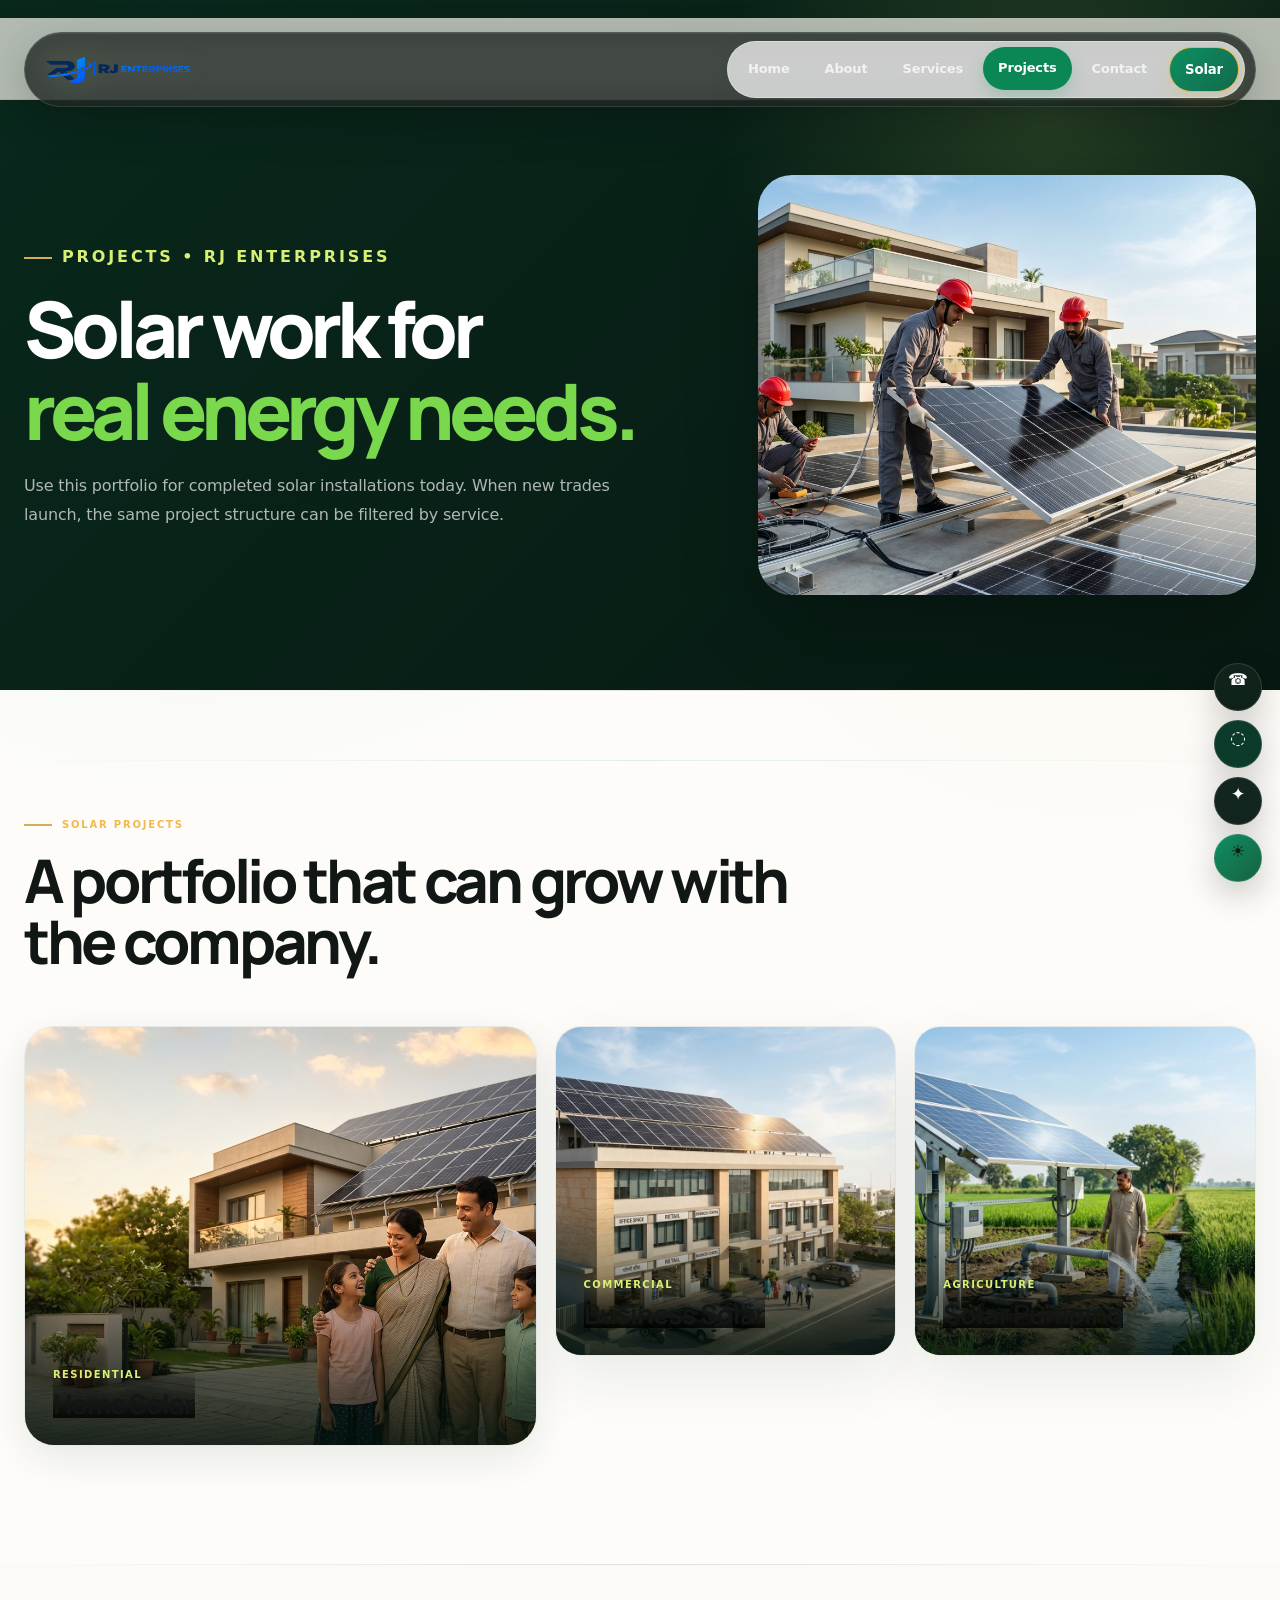
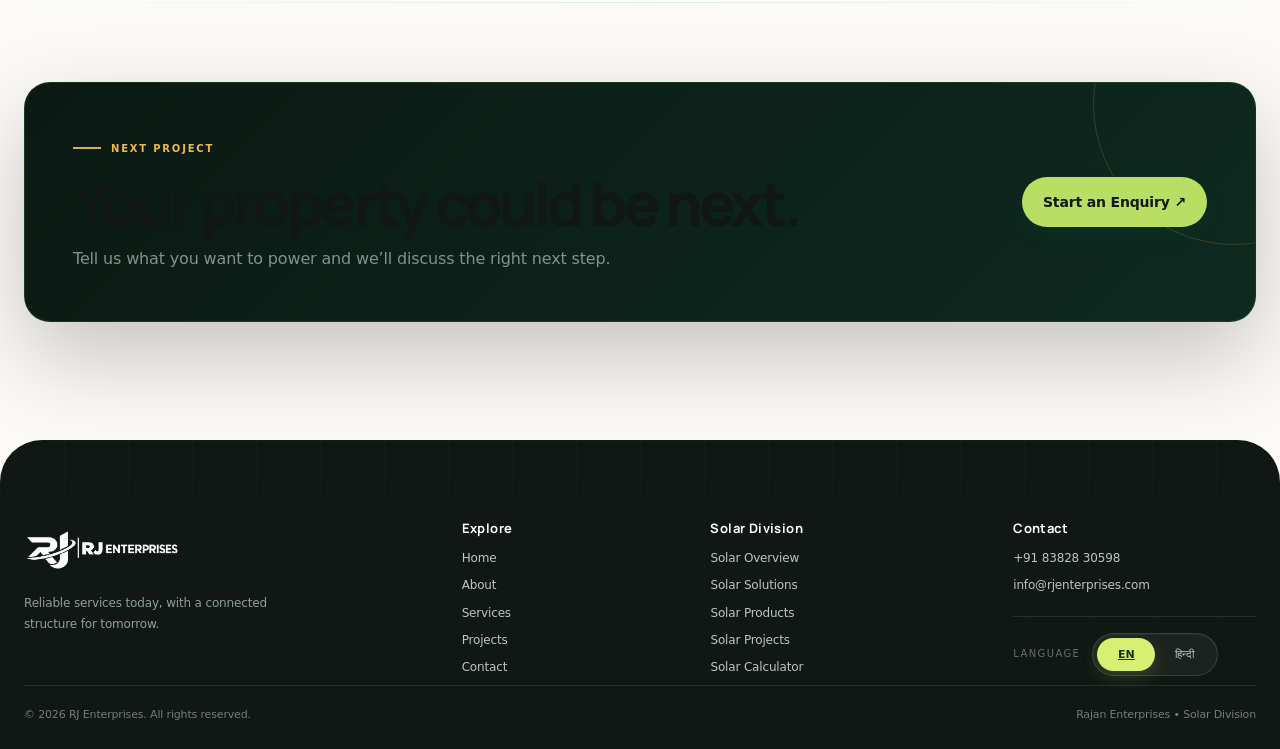
<file: pages/projects.html>
<!DOCTYPE html>

<!DOCTYPE html>

<!DOCTYPE html>

<html lang="en"><head><meta charset="utf-8"/><meta content="width=device-width,initial-scale=1.0" name="viewport"/><title>Projects | RJ Enterprises</title><link href="https://fonts.googleapis.com" rel="preconnect"/><link crossorigin="" href="https://fonts.gstatic.com" rel="preconnect"/><link href="https://fonts.googleapis.com/css2?family=DM+Sans:wght@400;500;600;700&amp;family=Manrope:wght@600;700;800&amp;display=swap" rel="stylesheet"/><link href="../style.css" rel="stylesheet"/></head><body>
<header class="site-header" id="siteHeader"><div class="container header-inner"><a aria-label="RJ Enterprises home" class="logo" href="../index.html"><img alt="RJ Enterprises" src="../assets/logo/rj-enterprises-logo.png"/></a><button aria-expanded="false" aria-label="Open menu" class="menu-toggle" id="menuToggle" type="button"><span></span><span></span><span></span></button><nav aria-label="Primary navigation" class="main-nav" id="mainNav"><a class="nav-link" data-en="Home" data-hi="होम" href="../index.html">Home</a><a class="nav-link" data-en="About" data-hi="हमारे बारे में" href="about.html">About</a><a class="nav-link" data-en="Services" data-hi="सेवाएं" href="services.html">Services</a><a class="nav-link active" data-en="Projects" data-hi="प्रोजेक्ट्स" href="projects.html">Projects</a><a class="nav-link" data-en="Contact" data-hi="संपर्क" href="contact.html">Contact</a><a aria-label="Solar Division" class="nav-solar" data-en="Solar" data-hi="सोलर" href="../solar/index.html">☀ Solar</a></nav></div></header>
<main><section data-reveal="" class="inner-hero"><div class="container inner-hero-grid"><div><p class="eyebrow" data-en="PROJECTS • RJ ENTERPRISES" data-hi="प्रोजेक्ट्स • RJ एंटरप्राइजेज">PROJECTS • RJ ENTERPRISES</p><h1>Solar work for<br/><em>real energy needs.</em></h1><p>Use this portfolio for completed solar installations today. When new trades launch, the same project structure can be filtered by service.</p></div><div class="inner-hero-image"><img alt="Solar installation" src="../assets/images/rooftop-solar-installation.png"/></div></div></section>
<section data-reveal="" class="section"><div class="container"><div class="section-head"><p class="section-kicker" data-en="SOLAR PROJECTS" data-hi="सोलर प्रोजेक्ट्स">SOLAR PROJECTS</p><h2 data-en="A portfolio that can grow with the company." data-hi="कंपनी के साथ बढ़ने वाला पोर्टफोलियो।">A portfolio that can grow with the company.</h2></div><div class="project-grid"><a class="project-card large"><img alt="Residential solar" src="../assets/images/family-home-solar.png"/><div class="project-overlay"><span data-en="Residential" data-hi="घरेलू">Residential</span><h3 data-en="Home Solar" data-hi="होम सोलर">Home Solar</h3></div></a><a class="project-card"><img alt="Commercial solar" src="../assets/images/commercial-solar-building.png"/><div class="project-overlay"><span data-en="Commercial" data-hi="कमर्शियल">Commercial</span><h3 data-en="Business Solar" data-hi="बिजनेस सोलर">Business Solar</h3></div></a><a class="project-card"><img alt="Agricultural solar" src="../assets/images/solar-irrigation-pump.png"/><div class="project-overlay"><span data-en="Agriculture" data-hi="कृषि">Agriculture</span><h3 data-en="Solar Pumping" data-hi="सोलर पंपिंग">Solar Pumping</h3></div></a></div></div></section>
<section data-reveal="" class="section quote-section"><div class="container quote-box"><div><p class="section-kicker" data-en="NEXT PROJECT" data-hi="अगला प्रोजेक्ट">NEXT PROJECT</p><h2 data-en="Your property could be next." data-hi="आपकी प्रॉपर्टी अगली हो सकती है।">Your property could be next.</h2><p>Tell us what you want to power and we’ll discuss the right next step.</p></div><a class="btn btn-primary" data-en="Start an Enquiry ↗" data-hi="पूछताछ शुरू करें ↗" href="contact.html">Start an Enquiry ↗</a></div></section></main>
<footer class="site-footer" id="siteFooter"><div class="container footer-grid"><div><img alt="RJ Enterprises" class="footer-logo" src="../assets/logo/rj-enterprises-logo.png"/><p data-en="Reliable services today, with a connected structure for tomorrow." data-hi="आज की भरोसेमंद सेवाएं, कल के लिए जुड़ी हुई मजबूत व्यवस्था।">Reliable services today, with a connected structure for tomorrow.</p></div><div><h4 data-en="Explore" data-hi="एक्सप्लोर करें">Explore</h4><a data-en="Home" data-hi="होम" href="../index.html">Home</a><a data-en="About" data-hi="हमारे बारे में" href="../pages/about.html">About</a><a data-en="Services" data-hi="सेवाएं" href="../pages/services.html">Services</a><a data-en="Projects" data-hi="प्रोजेक्ट्स" href="../pages/projects.html">Projects</a><a data-en="Contact" data-hi="संपर्क" href="../pages/contact.html">Contact</a></div><div><h4 data-en="Solar Division" data-hi="सोलर डिवीजन">Solar Division</h4><a data-en="Solar Overview" data-hi="सोलर अवलोकन" href="../solar/index.html">Solar Overview</a><a data-en="Solar Solutions" data-hi="सोलर समाधान" href="../solar/pages/services.html">Solar Solutions</a><a data-en="Solar Products" data-hi="सोलर उत्पाद" href="../solar/pages/products.html">Solar Products</a><a data-en="Solar Projects" data-hi="सोलर प्रोजेक्ट्स" href="../solar/pages/projects.html">Solar Projects</a><a data-en="Solar Calculator" data-hi="सोलर कैलकुलेटर" href="../solar/pages/calculator.html">Solar Calculator</a></div><div><h4 data-en="Contact" data-hi="संपर्क">Contact</h4><a href="tel:+918382830598">+91 83828 30598</a><a href="mailto:info@rjenterprises.com">info@rjenterprises.com</a><div class="footer-language"><span class="language-label" data-en="Language" data-hi="भाषा">Language</span><div aria-label="Language selector" class="language-switcher" role="group"><button aria-label="Switch to EN" class="lang-btn" data-lang="en" type="button">EN</button><button aria-label="Switch to हिन्दी" class="lang-btn" data-lang="hi" type="button">हिन्दी</button></div></div></div></div><div class="container footer-bottom"><span>© <span id="year"></span> RJ Enterprises. <span data-en="All rights reserved." data-hi="सर्वाधिकार सुरक्षित।">All rights reserved.</span></span><span data-en="Rajan Enterprises • Solar Division" data-hi="राजन एंटरप्राइजेज • सोलर डिवीजन">Rajan Enterprises • Solar Division</span></div></footer><script src="../rj-site.js"></script>
<div aria-label="Quick actions" class="floating-actions">
<a aria-label="Call RJ Enterprises now" class="float-call" href="tel:+918382830598" title="Call Now">☎ <span data-en="Call Now" data-hi="अभी कॉल करें">Call Now</span></a>
<a aria-label="WhatsApp RJ Enterprises" class="float-wa" href="https://wa.me/918382830598" rel="noopener" target="_blank" title="WhatsApp">☘ <span data-en="WhatsApp" data-hi="व्हाट्सऐप">WhatsApp</span></a><a aria-label="Open AI Assistant" class="float-ai" href="../solar/index.html#ai" title="AI Assistant">✦ <span data-en="AI Assistant" data-hi="AI असिस्टेंट">AI Assistant</span></a>
<a aria-label="Open Solar Division" class="float-solar" href="../solar/index.html" title="Solar">☀ <span data-en="Solar" data-hi="सोलर">Solar</span></a>
</div>
</body>
</html>
</file>
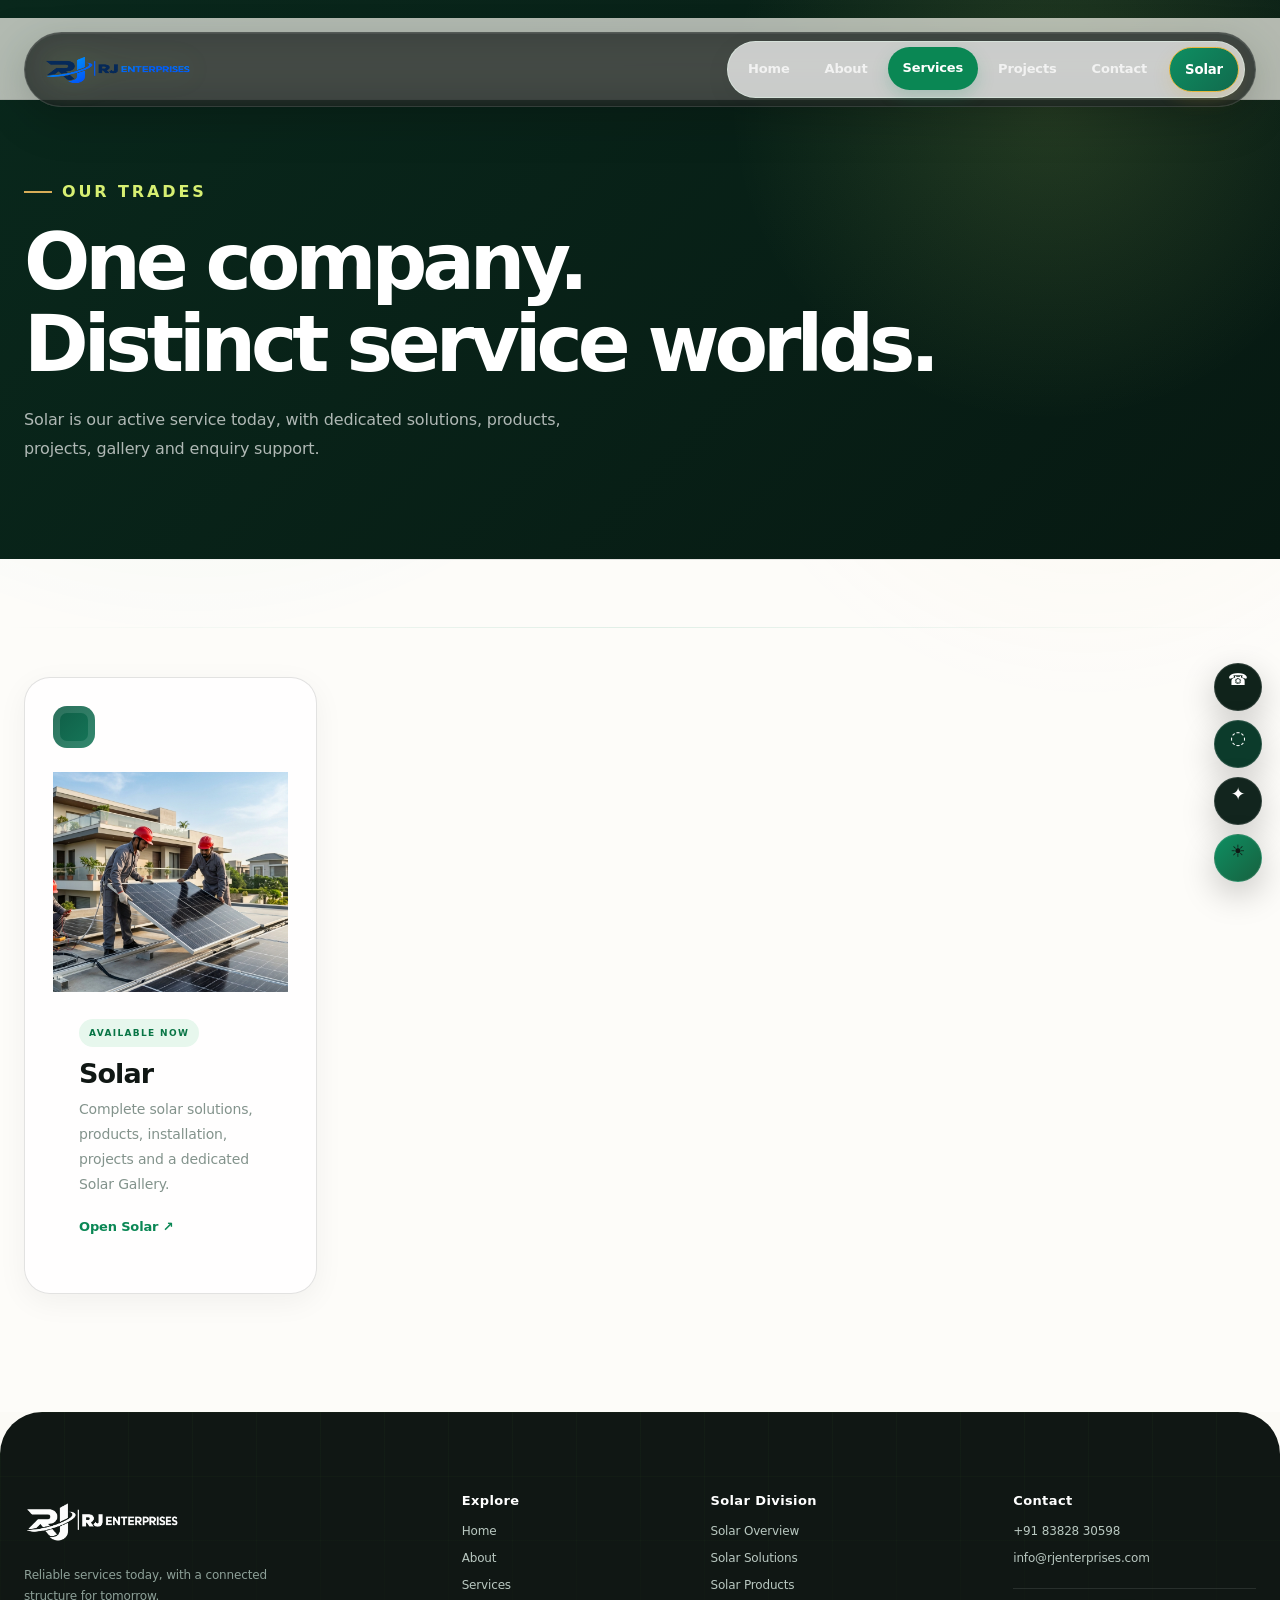
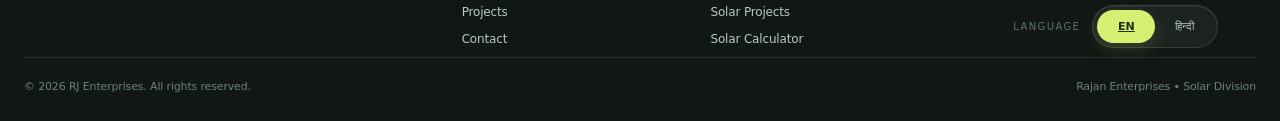
<file: pages/services.html>
<!DOCTYPE html>

<!DOCTYPE html>

<!DOCTYPE html>

<!DOCTYPE html>

<html lang="en"><head><meta charset="utf-8"/><meta content="width=device-width,initial-scale=1" name="viewport"/><title>Services | RJ Enterprises</title><link href="../style.css" rel="stylesheet"/></head><body><header class="site-header" id="siteHeader"><div class="container header-inner"><a aria-label="RJ Enterprises home" class="logo" href="../index.html"><img alt="RJ Enterprises" src="../assets/logo/rj-enterprises-logo.png"/></a><button aria-expanded="false" aria-label="Open menu" class="menu-toggle" id="menuToggle" type="button"><span></span><span></span><span></span></button><nav aria-label="Primary navigation" class="main-nav" id="mainNav"><a class="nav-link" data-en="Home" data-hi="होम" href="../index.html">Home</a><a class="nav-link" data-en="About" data-hi="हमारे बारे में" href="about.html">About</a><a class="nav-link active" data-en="Services" data-hi="सेवाएं" href="services.html">Services</a><a class="nav-link" data-en="Projects" data-hi="प्रोजेक्ट्स" href="projects.html">Projects</a><a class="nav-link" data-en="Contact" data-hi="संपर्क" href="contact.html">Contact</a><a aria-label="Solar Division" class="nav-solar" data-en="Solar" data-hi="सोलर" href="../solar/index.html">☀ Solar</a></nav></div></header><main><section data-reveal="" class="inner-hero compact"><div class="container"><p class="eyebrow" data-en="OUR TRADES" data-hi="हमारी सेवाएं">OUR TRADES</p><h1>One company.<br/>Distinct service worlds.</h1><p>Solar is our active service today, with dedicated solutions, products, projects, gallery and enquiry support.</p></div></section><section data-reveal="" class="section"><div class="container"><div class="service-grid"><a class="service-card service-active" href="../solar/index.html"><div class="service-image"><img alt="Solar" src="../assets/images/rooftop-solar-installation.png"/></div><div class="service-body"><span class="service-status live" data-en="Available now" data-hi="अभी उपलब्ध">Available now</span><h3 data-en="Solar" data-hi="सोलर">Solar</h3><p>Complete solar solutions, products, installation, projects and a dedicated Solar Gallery.</p><span class="service-link" data-en="Open Solar ↗" data-hi="सोलर खोलें ↗">Open Solar ↗</span></div></a></div></div></section></main><script src="../rj-site.js"></script><footer class="site-footer" id="siteFooter"><div class="container footer-grid"><div><img alt="RJ Enterprises" class="footer-logo" src="../assets/logo/rj-enterprises-logo.png"/><p data-en="Reliable services today, with a connected structure for tomorrow." data-hi="आज की भरोसेमंद सेवाएं, कल के लिए जुड़ी हुई मजबूत व्यवस्था।">Reliable services today, with a connected structure for tomorrow.</p></div><div><h4 data-en="Explore" data-hi="एक्सप्लोर करें">Explore</h4><a data-en="Home" data-hi="होम" href="../index.html">Home</a><a data-en="About" data-hi="हमारे बारे में" href="../pages/about.html">About</a><a data-en="Services" data-hi="सेवाएं" href="../pages/services.html">Services</a><a data-en="Projects" data-hi="प्रोजेक्ट्स" href="../pages/projects.html">Projects</a><a data-en="Contact" data-hi="संपर्क" href="../pages/contact.html">Contact</a></div><div><h4 data-en="Solar Division" data-hi="सोलर डिवीजन">Solar Division</h4><a data-en="Solar Overview" data-hi="सोलर अवलोकन" href="../solar/index.html">Solar Overview</a><a data-en="Solar Solutions" data-hi="सोलर समाधान" href="../solar/index.html">Solar Solutions</a><a data-en="Solar Products" data-hi="सोलर उत्पाद" href="../solar/index.html">Solar Products</a><a data-en="Solar Projects" data-hi="सोलर प्रोजेक्ट्स" href="../solar/index.html">Solar Projects</a><a data-en="Solar Calculator" data-hi="सोलर कैलकुलेटर" href="../solar/index.html">Solar Calculator</a></div><div><h4 data-en="Contact" data-hi="संपर्क">Contact</h4><a href="tel:+918382830598">+91 83828 30598</a><a href="mailto:info@rjenterprises.com">info@rjenterprises.com</a><div class="footer-language"><span class="language-label" data-en="Language" data-hi="भाषा">Language</span><div aria-label="Language selector" class="language-switcher" role="group"><button aria-label="Switch to EN" class="lang-btn" data-lang="en" type="button">EN</button><button aria-label="Switch to हिन्दी" class="lang-btn" data-lang="hi" type="button">हिन्दी</button></div></div></div></div><div class="container footer-bottom"><span>© <span id="year"></span> RJ Enterprises. <span data-en="All rights reserved." data-hi="सर्वाधिकार सुरक्षित।">All rights reserved.</span></span><span data-en="Rajan Enterprises • Solar Division" data-hi="राजन एंटरप्राइजेज • सोलर डिवीजन">Rajan Enterprises • Solar Division</span></div></footer>
<div aria-label="Quick actions" class="floating-actions">
<a aria-label="Call RJ Enterprises now" class="float-call" href="tel:+918382830598" title="Call Now">☎ <span data-en="Call Now" data-hi="अभी कॉल करें">Call Now</span></a>
<a aria-label="WhatsApp RJ Enterprises" class="float-wa" href="https://wa.me/918382830598" rel="noopener" target="_blank" title="WhatsApp">☘ <span data-en="WhatsApp" data-hi="व्हाट्सऐप">WhatsApp</span></a><a aria-label="Open AI Assistant" class="float-ai" href="../solar/index.html#ai" title="AI Assistant">✦ <span data-en="AI Assistant" data-hi="AI असिस्टेंट">AI Assistant</span></a>
<a aria-label="Open Solar Division" class="float-solar" href="../solar/index.html" title="Solar">☀ <span data-en="Solar" data-hi="सोलर">Solar</span></a>
</div>
</body>
</html>
</file>
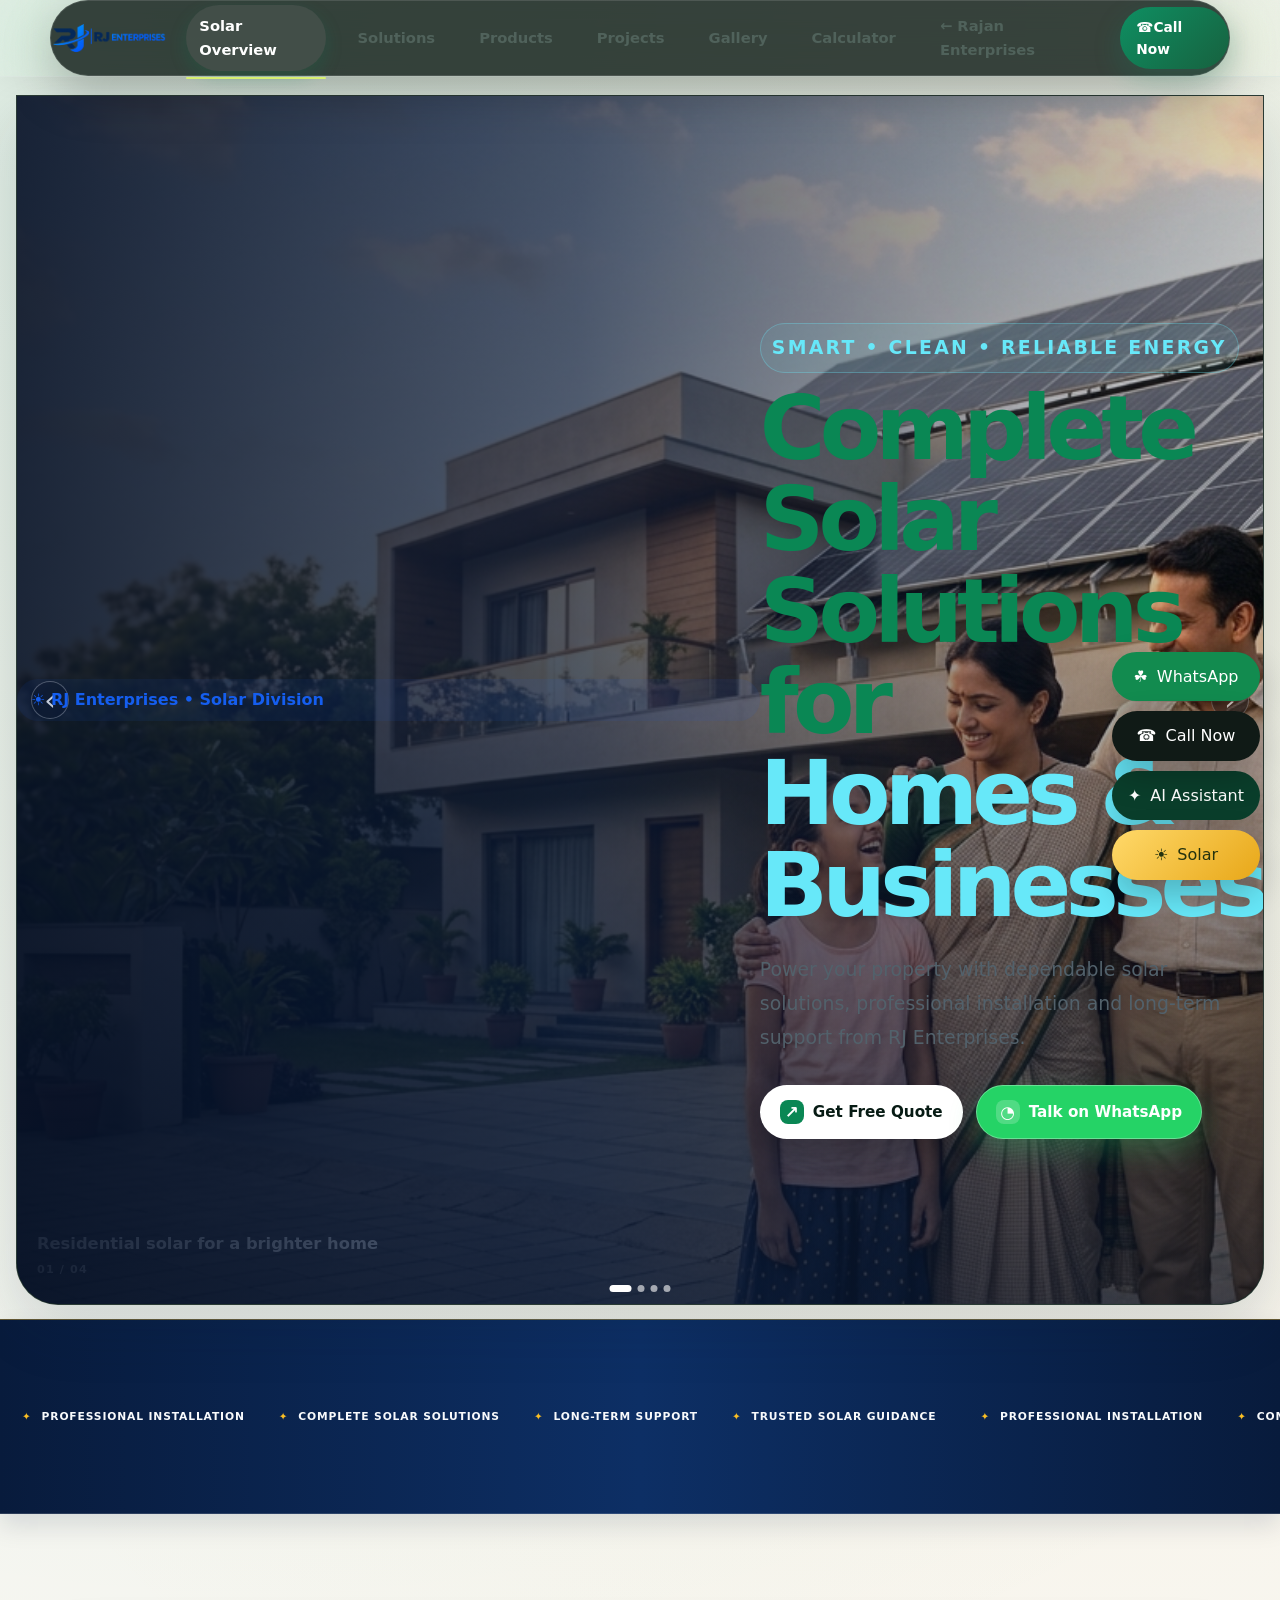
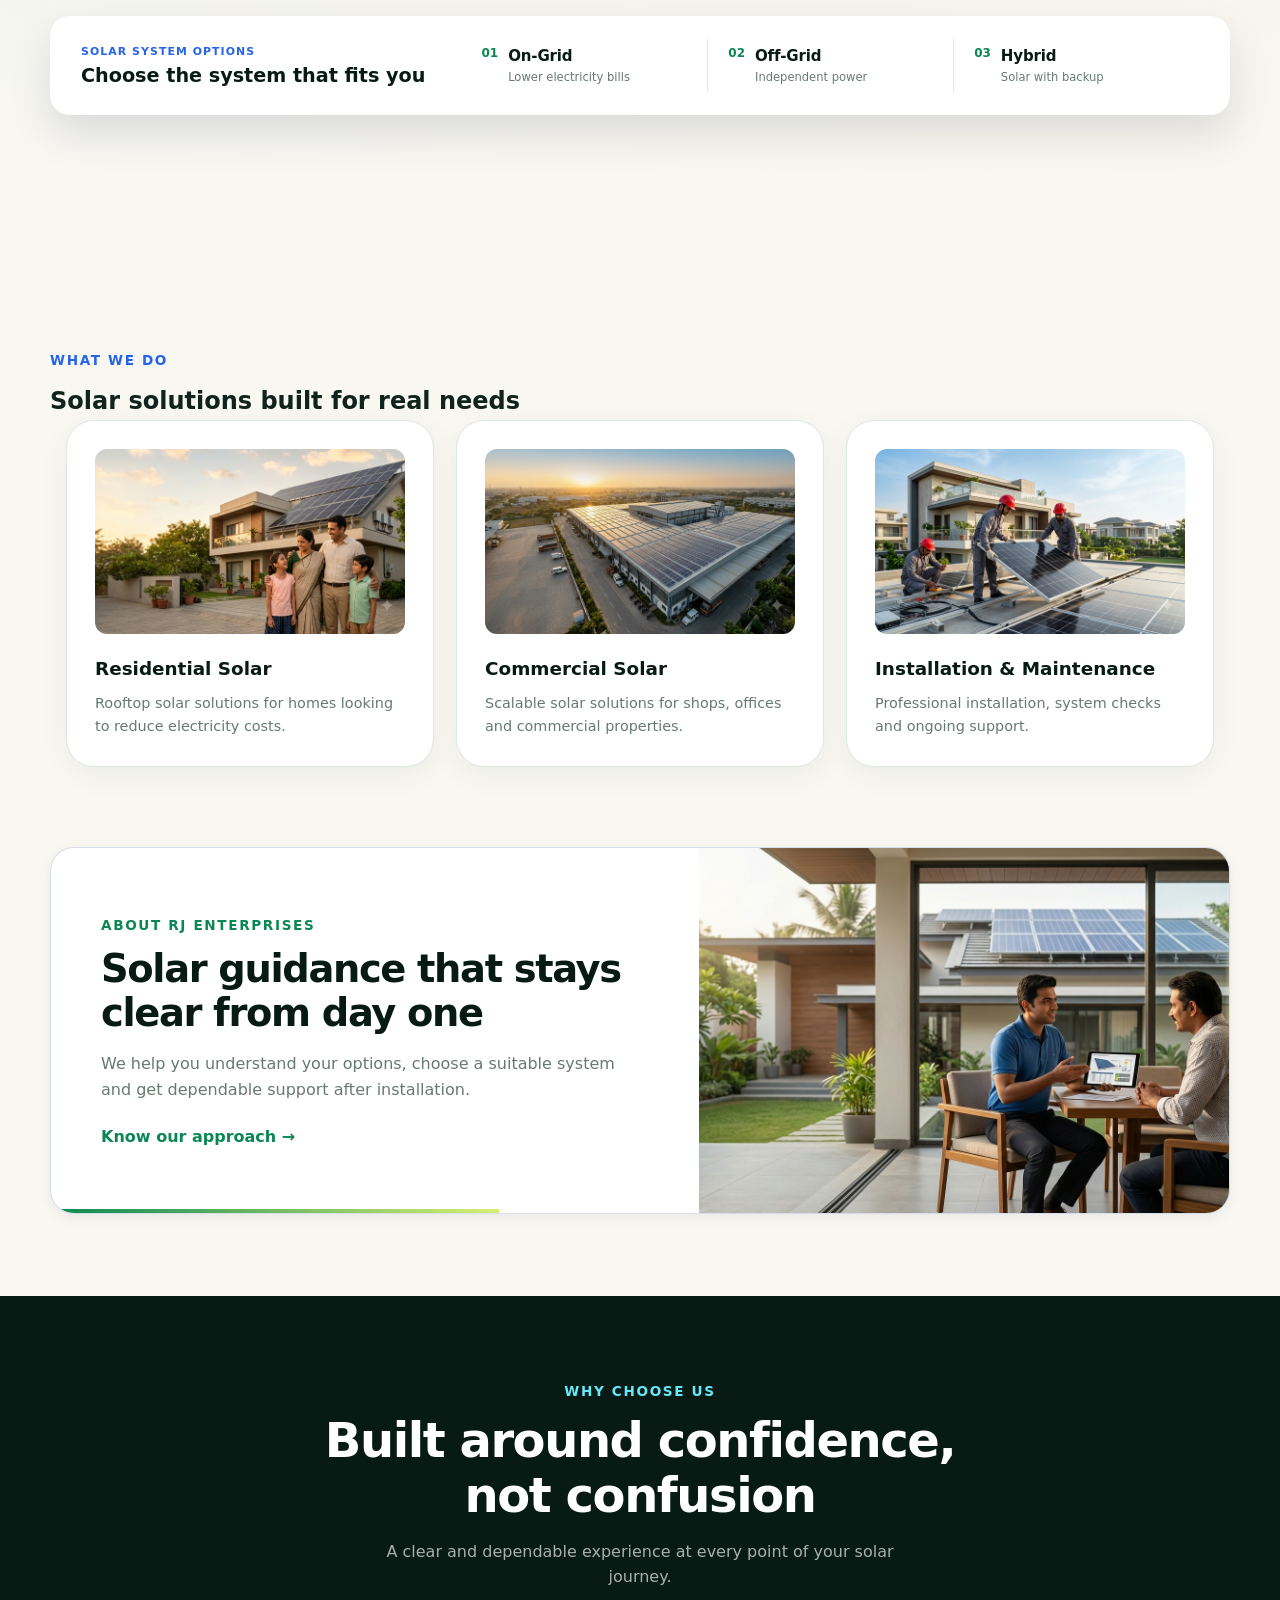
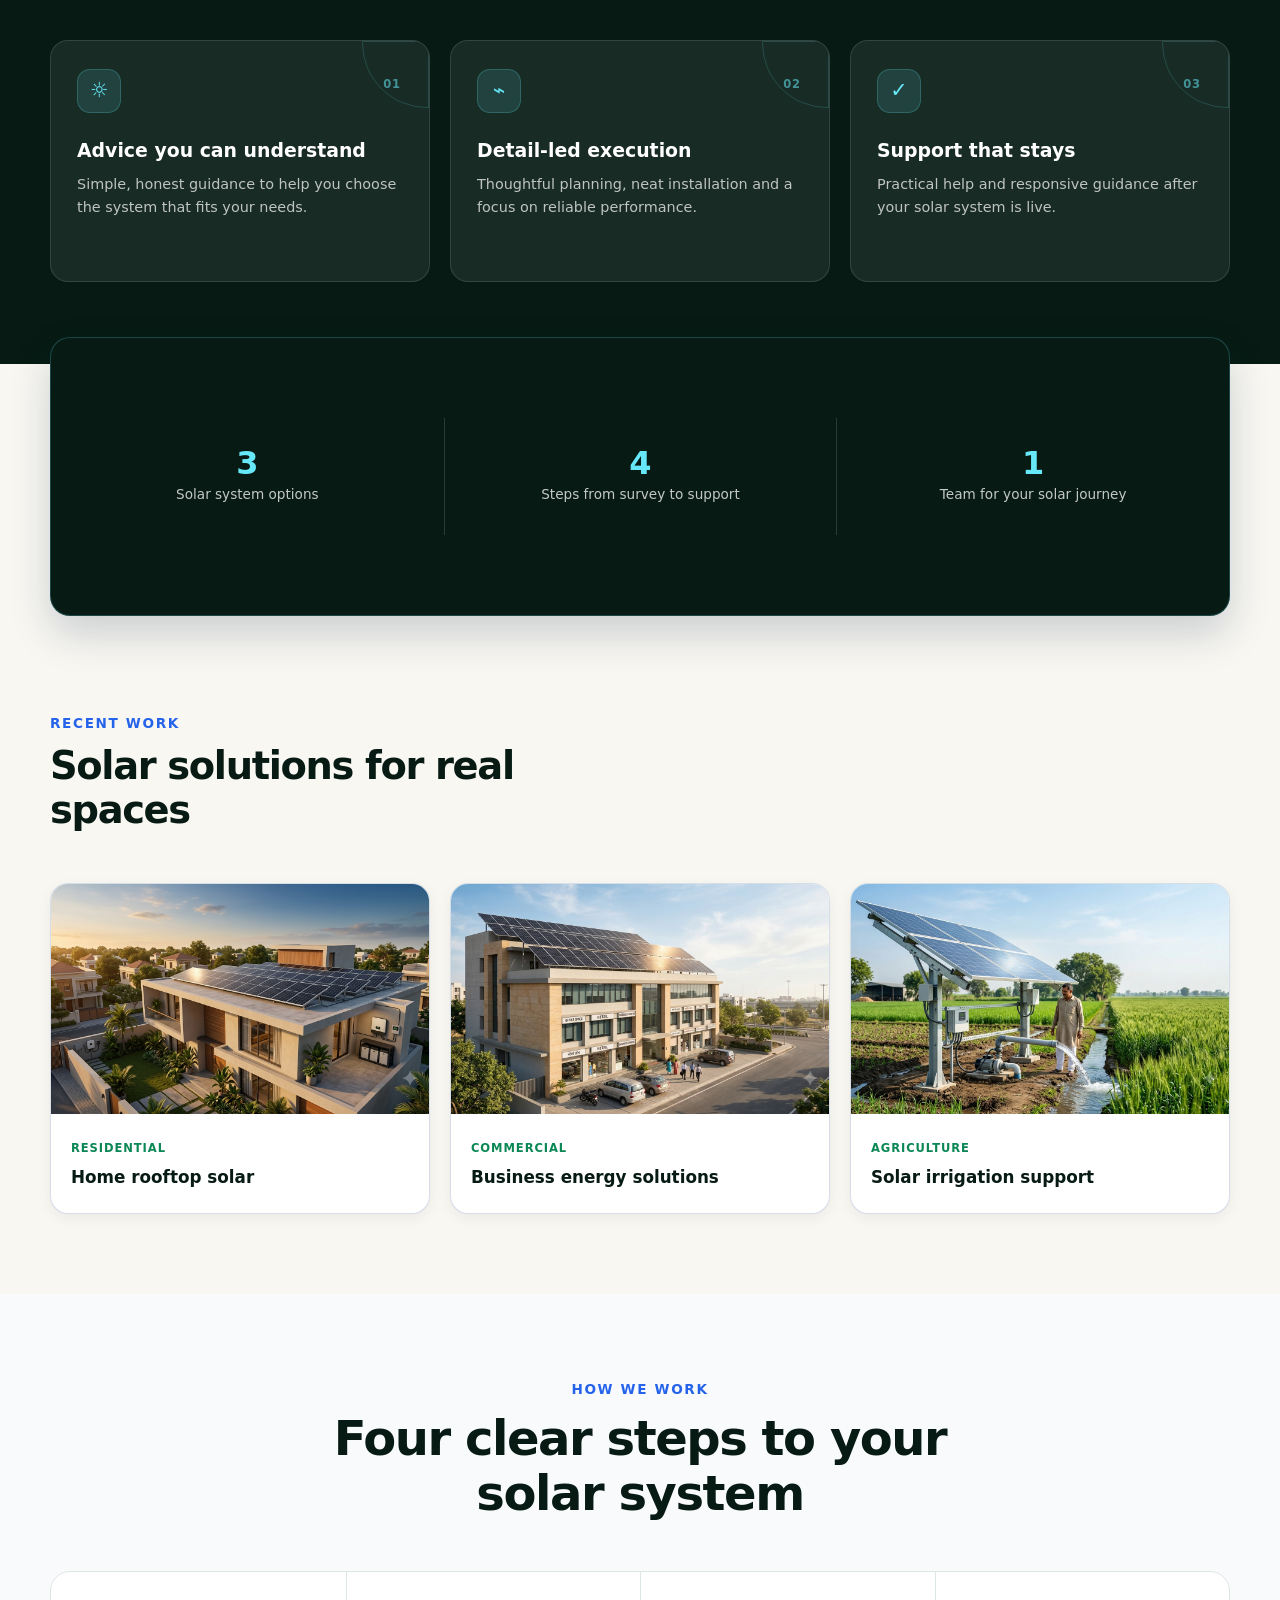
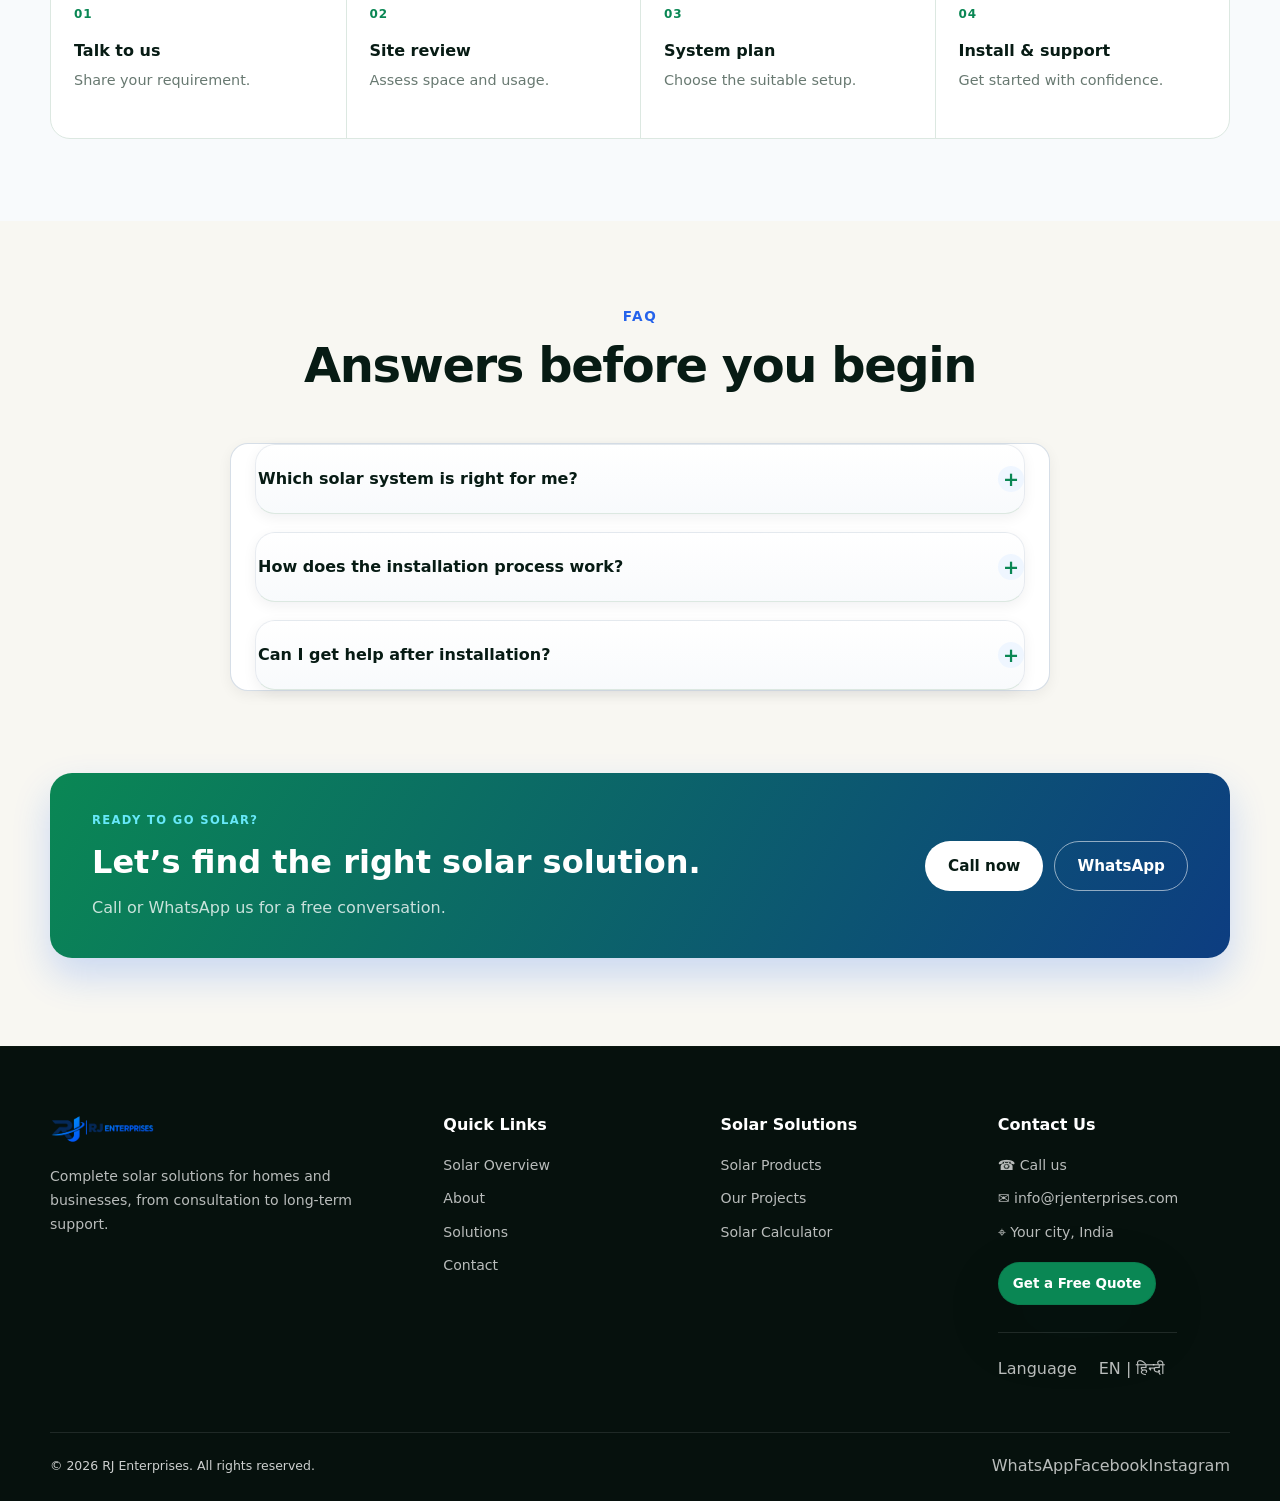
<file: pages/solar.html>
<!DOCTYPE html>
<html lang="en"><head><meta charset="utf-8"/><meta content="0; url=../solar/index.html" http-equiv="refresh"/><title>Solar Division | RJ Enterprises</title><link href="../solar/index.html" rel="canonical"/></head><body><p>Opening <a href="../solar/index.html">Rajan Enterprises Solar Division</a>…</p><script>location.replace('../solar/index.html');</script>
<div aria-label="Quick actions" class="floating-actions">
<a aria-label="Call RJ Enterprises now" class="float-call" href="tel:+918382830598" title="Call Now">☎ <span data-en="Call Now" data-hi="अभी कॉल करें">Call Now</span></a>
<a aria-label="WhatsApp RJ Enterprises" class="float-wa" href="https://wa.me/918382830598" rel="noopener" target="_blank" title="WhatsApp">☘ <span data-en="WhatsApp" data-hi="व्हाट्सऐप">WhatsApp</span></a><a aria-label="Open AI Assistant" class="float-ai" href="../solar/index.html#ai" title="AI Assistant">✦ <span data-en="AI Assistant" data-hi="AI असिस्टेंट">AI Assistant</span></a>
<a aria-label="Open Solar Division" class="float-solar" href="../solar/index.html" title="Solar">☀ <span data-en="Solar" data-hi="सोलर">Solar</span></a>
</div>
</body>
</html>
</file>
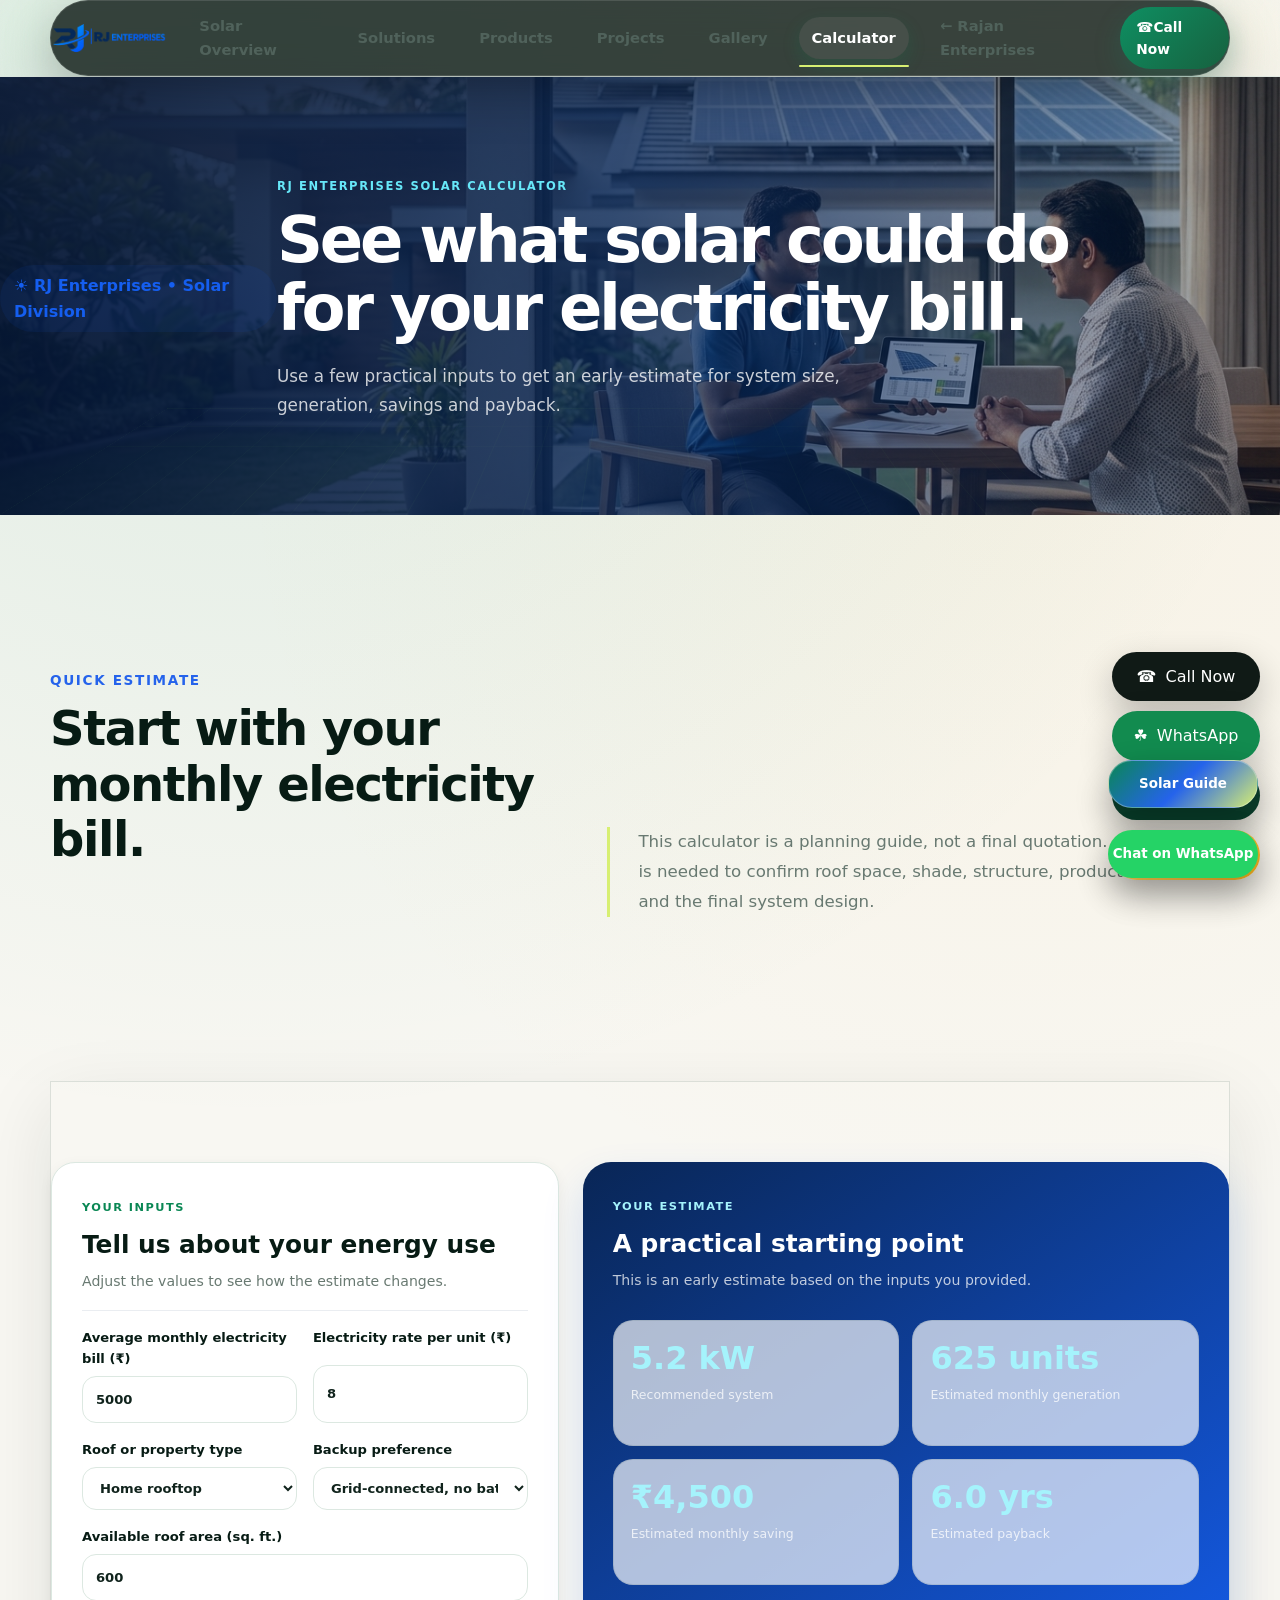
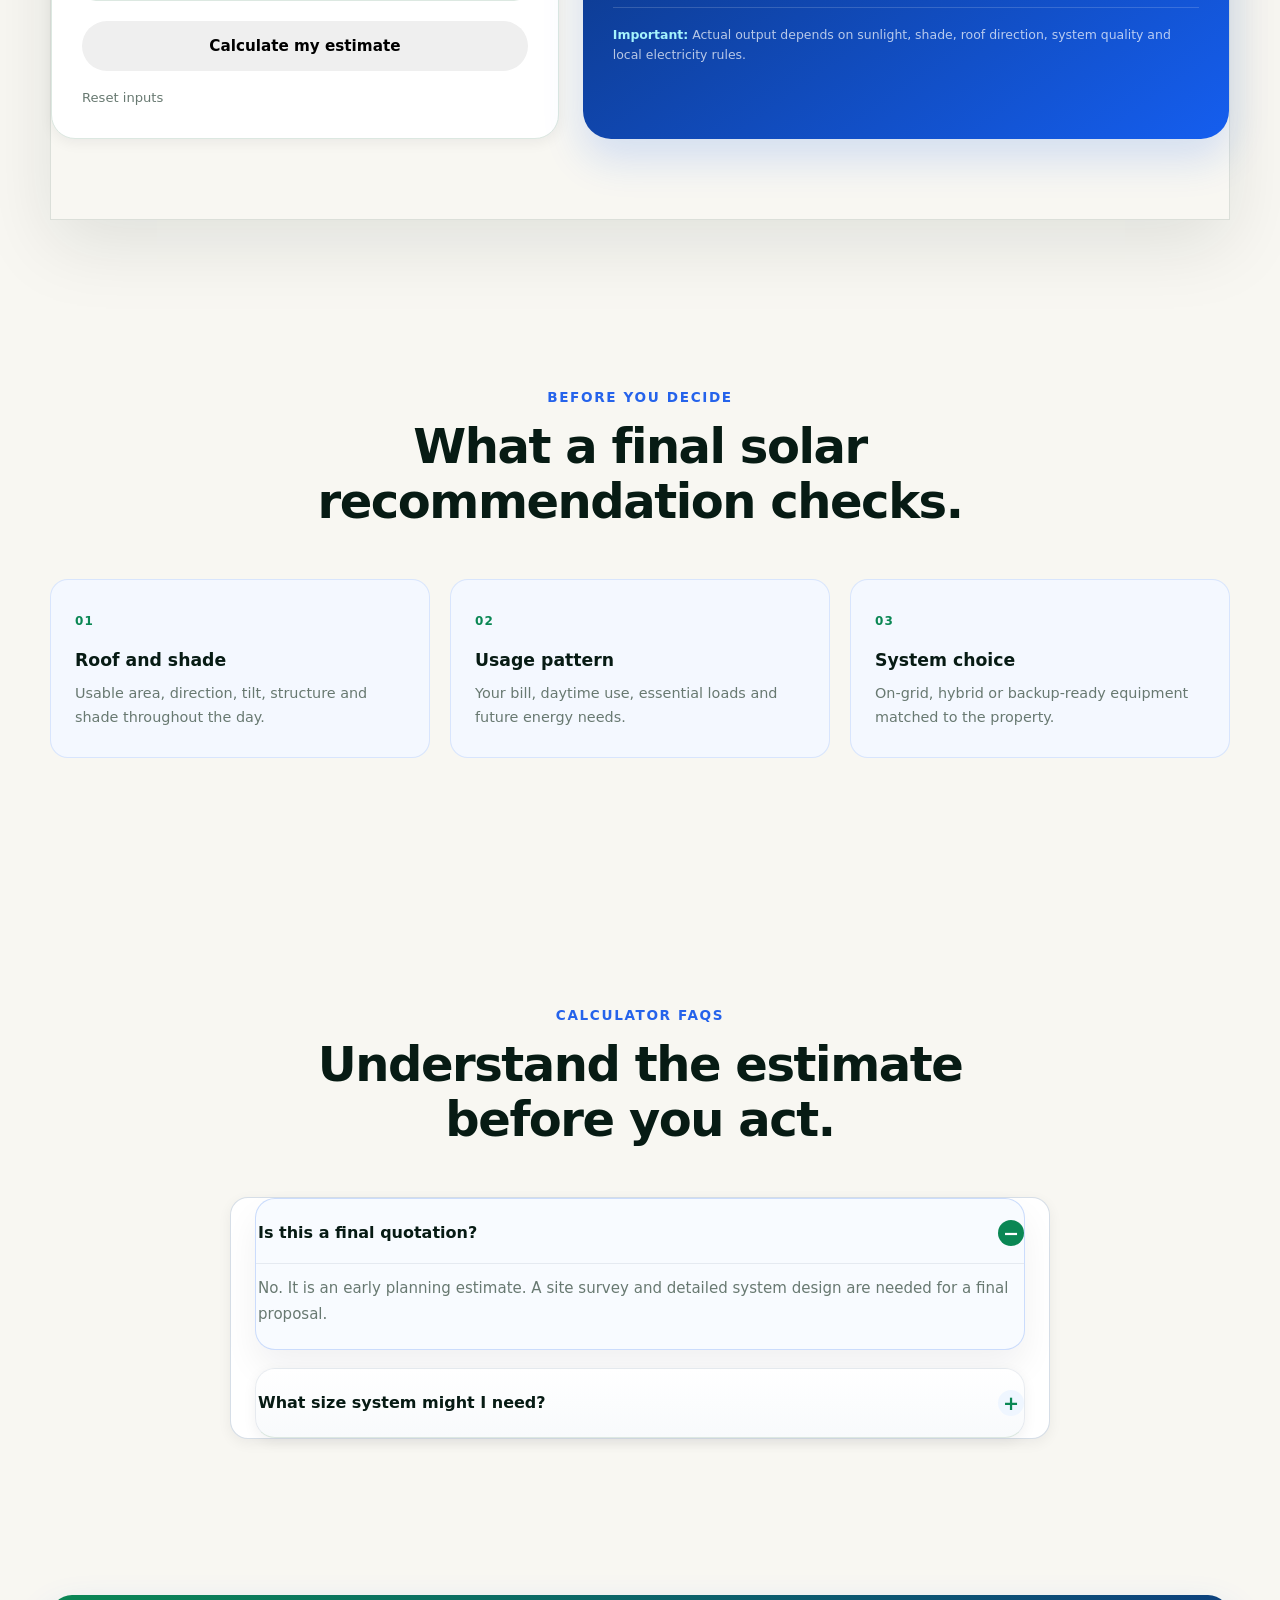
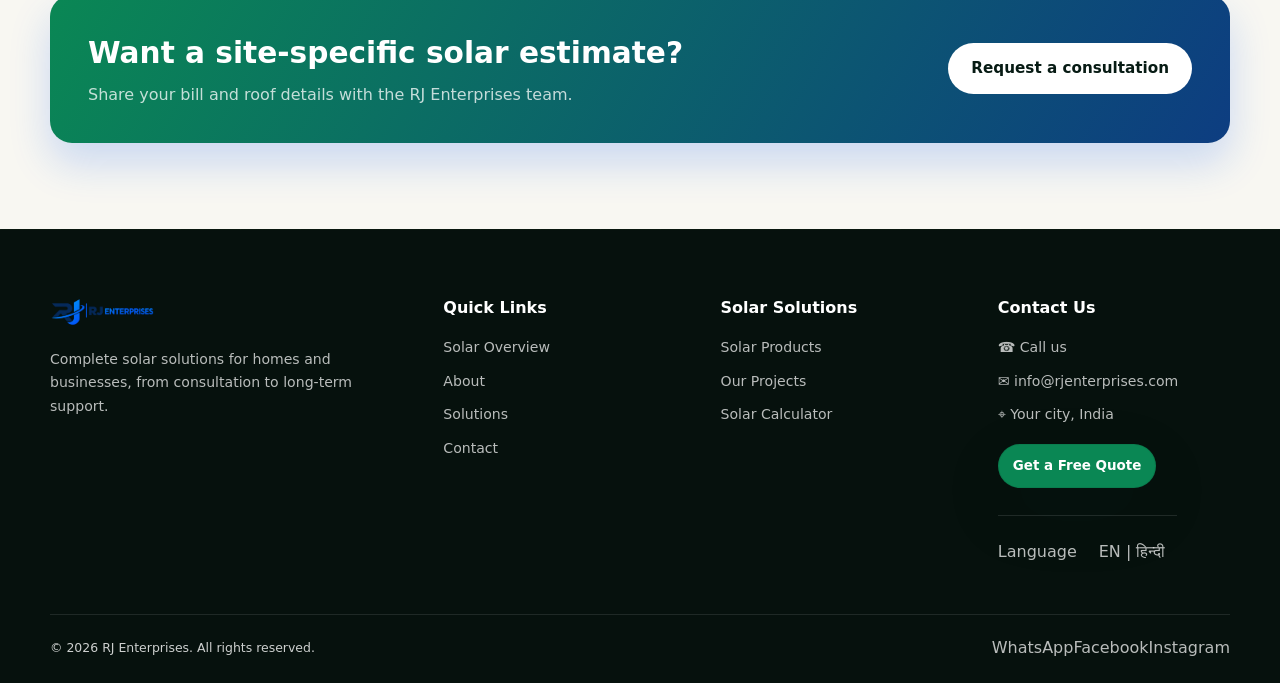
<file: solar/pages/calculator.html>
<!DOCTYPE html>
<!DOCTYPE html>

<html lang="en">
<head><meta charset="utf-8"/><meta content="width=device-width, initial-scale=1.0" name="viewport"/><meta content="Estimate your solar system size, generation, savings and payback with the RJ Enterprises solar calculator." name="description"/><title>Solar Calculator | RJ Enterprises</title><link href="../style.css" rel="stylesheet"/></head>
<body>

<main class="inner-page calculator-page">
<section data-reveal="" class="page-hero"><div class="solar-division-badge">☀ RJ Enterprises • Solar Division</div><div class="page-hero-content"><p class="page-kicker" data-en="RJ ENTERPRISES SOLAR CALCULATOR" data-hi="RJ एंटरप्राइजेज सोलर कैलकुलेटर">RJ ENTERPRISES SOLAR CALCULATOR</p><h1 data-en="See what solar could do for your electricity bill." data-hi="जानें कि सोलर आपके बिजली बिल के लिए क्या कर सकता है।">See what solar could do for your electricity bill.</h1><p data-en="Use a few practical inputs to get an early estimate for system size, generation, savings and payback." data-hi="कुछ उपयोगी जानकारी भरकर सिस्टम क्षमता, जनरेशन, बचत और पेबैक का शुरुआती अनुमान पाएं।">Use a few practical inputs to get an early estimate for system size, generation, savings and payback.</p></div></section>
<section data-reveal="" class="page-content calculator-intro"><div class="section-heading"><span data-en="Quick estimate" data-hi="त्वरित अनुमान">Quick estimate</span><h2 data-en="Start with your monthly electricity bill." data-hi="अपने मासिक बिजली बिल से शुरुआत करें।">Start with your monthly electricity bill.</h2></div><p data-en="This calculator is a planning guide, not a final quotation. A site survey is needed to confirm roof space, shade, structure, product selection and the final system design." data-hi="यह कैलकुलेटर प्लानिंग गाइड है, अंतिम कोटेशन नहीं। छत की जगह, छाया, स्ट्रक्चर, उत्पाद और अंतिम सिस्टम डिजाइन की पुष्टि के लिए साइट सर्वे जरूरी है।">This calculator is a planning guide, not a final quotation. A site survey is needed to confirm roof space, shade, structure, product selection and the final system design.</p></section>
<section data-reveal="" class="page-content calculator-workspace"><form class="calculator-form" id="solarCalculator"><div class="calculator-form-heading"><span data-en="Your inputs" data-hi="आपकी जानकारी">Your inputs</span><h2 data-en="Tell us about your energy use" data-hi="अपनी ऊर्जा जरूरत बताएं">Tell us about your energy use</h2><p data-en="Adjust the values to see how the estimate changes." data-hi="अनुमान में बदलाव देखने के लिए मान बदलें।">Adjust the values to see how the estimate changes.</p></div><label><span data-en="Average monthly electricity bill (₹)" data-hi="औसत मासिक बिजली बिल (₹)">Average monthly electricity bill (₹)</span><input id="monthlyBill" max="100000" min="500" required="" step="100" type="number" value="5000"/></label><label><span data-en="Electricity rate per unit (₹)" data-hi="प्रति यूनिट बिजली दर (₹)">Electricity rate per unit (₹)</span><input id="unitRate" max="25" min="3" required="" step="0.5" type="number" value="8"/></label><label><span data-en="Roof or property type" data-hi="छत या प्रॉपर्टी का प्रकार">Roof or property type</span><select id="propertyType"><option data-en="Home rooftop" data-hi="घर का रूफटॉप" value="home">Home rooftop</option><option data-en="Shop or office" data-hi="दुकान या कार्यालय" value="commercial">Shop or office</option><option data-en="Farm or irrigation site" data-hi="खेत या सिंचाई स्थल" value="farm">Farm or irrigation site</option></select></label><label><span data-en="Backup preference" data-hi="बैकअप की जरूरत">Backup preference</span><select id="backupNeed"><option data-en="Grid-connected, no battery" data-hi="ग्रिड-कनेक्टेड, बिना बैटरी" value="none">Grid-connected, no battery</option><option data-en="Some essential-load backup" data-hi="कुछ जरूरी लोड का बैकअप" value="some">Some essential-load backup</option><option data-en="Higher backup requirement" data-hi="अधिक बैकअप की जरूरत" value="high">Higher backup requirement</option></select></label><label class="calculator-wide"><span data-en="Available roof area (sq. ft.)" data-hi="उपलब्ध छत का क्षेत्रफल (वर्ग फीट)">Available roof area (sq. ft.)</span><input id="roofArea" max="100000" min="100" required="" step="10" type="number" value="600"/></label><button class="btn" data-en="Calculate my estimate" data-hi="मेरा अनुमान निकालें" type="submit">Calculate my estimate</button><button class="calculator-reset" data-en="Reset inputs" data-hi="जानकारी रीसेट करें" id="calculatorReset" type="button">Reset inputs</button></form>
<div aria-live="polite" class="calculator-results"><div class="calculator-results-heading"><span data-en="Your estimate" data-hi="आपका अनुमान">Your estimate</span><h2 data-en="A practical starting point" data-hi="एक उपयोगी शुरुआती अनुमान">A practical starting point</h2><p data-en="Enter your details and calculate your estimate." data-hi="अपनी जानकारी भरकर अनुमान निकालें।" id="calculatorMessage">Enter your details and calculate your estimate.</p></div><div class="calculator-result-grid"><div><strong id="systemSize">--</strong><span data-en="Recommended system" data-hi="सुझाया गया सिस्टम">Recommended system</span></div><div><strong id="monthlyGeneration">--</strong><span data-en="Estimated monthly generation" data-hi="अनुमानित मासिक जनरेशन">Estimated monthly generation</span></div><div><strong id="monthlySavings">--</strong><span data-en="Estimated monthly saving" data-hi="अनुमानित मासिक बचत">Estimated monthly saving</span></div><div><strong id="paybackPeriod">--</strong><span data-en="Estimated payback" data-hi="अनुमानित पेबैक">Estimated payback</span></div></div><div class="calculator-result-note"><span data-en="Important:" data-hi="जरूरी:">Important:</span> <span data-en="Actual output depends on sunlight, shade, roof direction, system quality and local electricity rules." data-hi="वास्तविक परिणाम धूप, छाया, छत की दिशा, सिस्टम गुणवत्ता और स्थानीय बिजली नियमों पर निर्भर करता है।">Actual output depends on sunlight, shade, roof direction, system quality and local electricity rules.</span></div></div></section>
<section data-reveal="" class="page-content calculator-factors"><div class="section-heading center"><span data-en="Before you decide" data-hi="निर्णय से पहले">Before you decide</span><h2 data-en="What a final solar recommendation checks." data-hi="अंतिम सोलर सुझाव में किन बातों की जांच होती है।">What a final solar recommendation checks.</h2></div><div class="calculator-factor-grid"><article><strong>01</strong><h3 data-en="Roof and shade" data-hi="छत और छाया">Roof and shade</h3><p data-en="Usable area, direction, tilt, structure and shade throughout the day." data-hi="उपयोगी क्षेत्रफल, दिशा, झुकाव, स्ट्रक्चर और दिनभर की छाया।">Usable area, direction, tilt, structure and shade throughout the day.</p></article><article><strong>02</strong><h3 data-en="Usage pattern" data-hi="ऊर्जा उपयोग">Usage pattern</h3><p data-en="Your bill, daytime use, essential loads and future energy needs." data-hi="आपका बिल, दिन की खपत, जरूरी लोड और भविष्य की ऊर्जा जरूरत।">Your bill, daytime use, essential loads and future energy needs.</p></article><article><strong>03</strong><h3 data-en="System choice" data-hi="सिस्टम चुनाव">System choice</h3><p data-en="On-grid, hybrid or backup-ready equipment matched to the property." data-hi="प्रॉपर्टी के अनुसार ऑन-ग्रिड, हाइब्रिड या बैकअप-रेडी उपकरण।">On-grid, hybrid or backup-ready equipment matched to the property.</p></article></div></section>
<section data-reveal="" class="page-content calculator-faq"><div class="section-heading center"><span data-en="Calculator FAQs" data-hi="कैलकुलेटर संबंधी प्रश्न">Calculator FAQs</span><h2 data-en="Understand the estimate before you act." data-hi="आगे बढ़ने से पहले अनुमान को समझें।">Understand the estimate before you act.</h2></div><div class="faq-list"><details open=""><summary data-en="Is this a final quotation?" data-hi="क्या यह अंतिम कोटेशन है?">Is this a final quotation?</summary><p data-en="No. It is an early planning estimate. A site survey and detailed system design are needed for a final proposal." data-hi="नहीं। यह शुरुआती प्लानिंग अनुमान है। अंतिम प्रस्ताव के लिए साइट सर्वे और विस्तृत सिस्टम डिजाइन जरूरी है।">No. It is an early planning estimate. A site survey and detailed system design are needed for a final proposal.</p></details><details><summary data-en="What size system might I need?" data-hi="मुझे किस क्षमता का सिस्टम चाहिए?">What size system might I need?</summary><p data-en="The calculator uses your monthly bill and unit rate to estimate energy demand, then checks it against available roof area." data-hi="कैलकुलेटर आपके मासिक बिल और यूनिट दर से ऊर्जा जरूरत का अनुमान लगाता है और उपलब्ध छत से उसकी तुलना करता है।">The calculator uses your monthly bill and unit rate to estimate energy demand, then checks it against available roof area.</p></details></div></section>
<section data-reveal="" class="page-cta"><div class="page-cta-inner"><div><h2 data-en="Want a site-specific solar estimate?" data-hi="क्या आपको साइट के अनुसार सोलर अनुमान चाहिए?">Want a site-specific solar estimate?</h2><p data-en="Share your bill and roof details with the RJ Enterprises team." data-hi="RJ Enterprises टीम के साथ अपना बिल और छत की जानकारी साझा करें।">Share your bill and roof details with the RJ Enterprises team.</p></div><a class="btn" data-en="Request a consultation" data-hi="कंसल्टेशन का अनुरोध करें" href="../../pages/contact.html">Request a consultation</a></div></section>
</main>
<script src="../script.js"></script>
<div class="solar-floating-actions" aria-label="Quick actions"><a class="solar-float-call" href="tel:+918382830598" aria-label="Call RJ Enterprises now" title="Call Now">☎ <span data-en="Call Now" data-hi="अभी कॉल करें">Call Now</span></a><a class="solar-float-wa" href="https://wa.me/918382830598" target="_blank" rel="noopener" aria-label="WhatsApp RJ Enterprises" title="WhatsApp">☘ <span data-en="WhatsApp" data-hi="व्हाट्सऐप">WhatsApp</span></a><a class="solar-float-ai" href="../index.html#ai" aria-label="Open AI Assistant" title="AI Assistant">✦ <span data-en="AI Assistant" data-hi="AI असिस्टेंट">AI Assistant</span></a><a class="solar-float-solar" href="../index.html" aria-label="Solar Overview" title="Solar">☀ <span data-en="Solar" data-hi="सोलर">Solar</span></a></div></body></html>
</file>
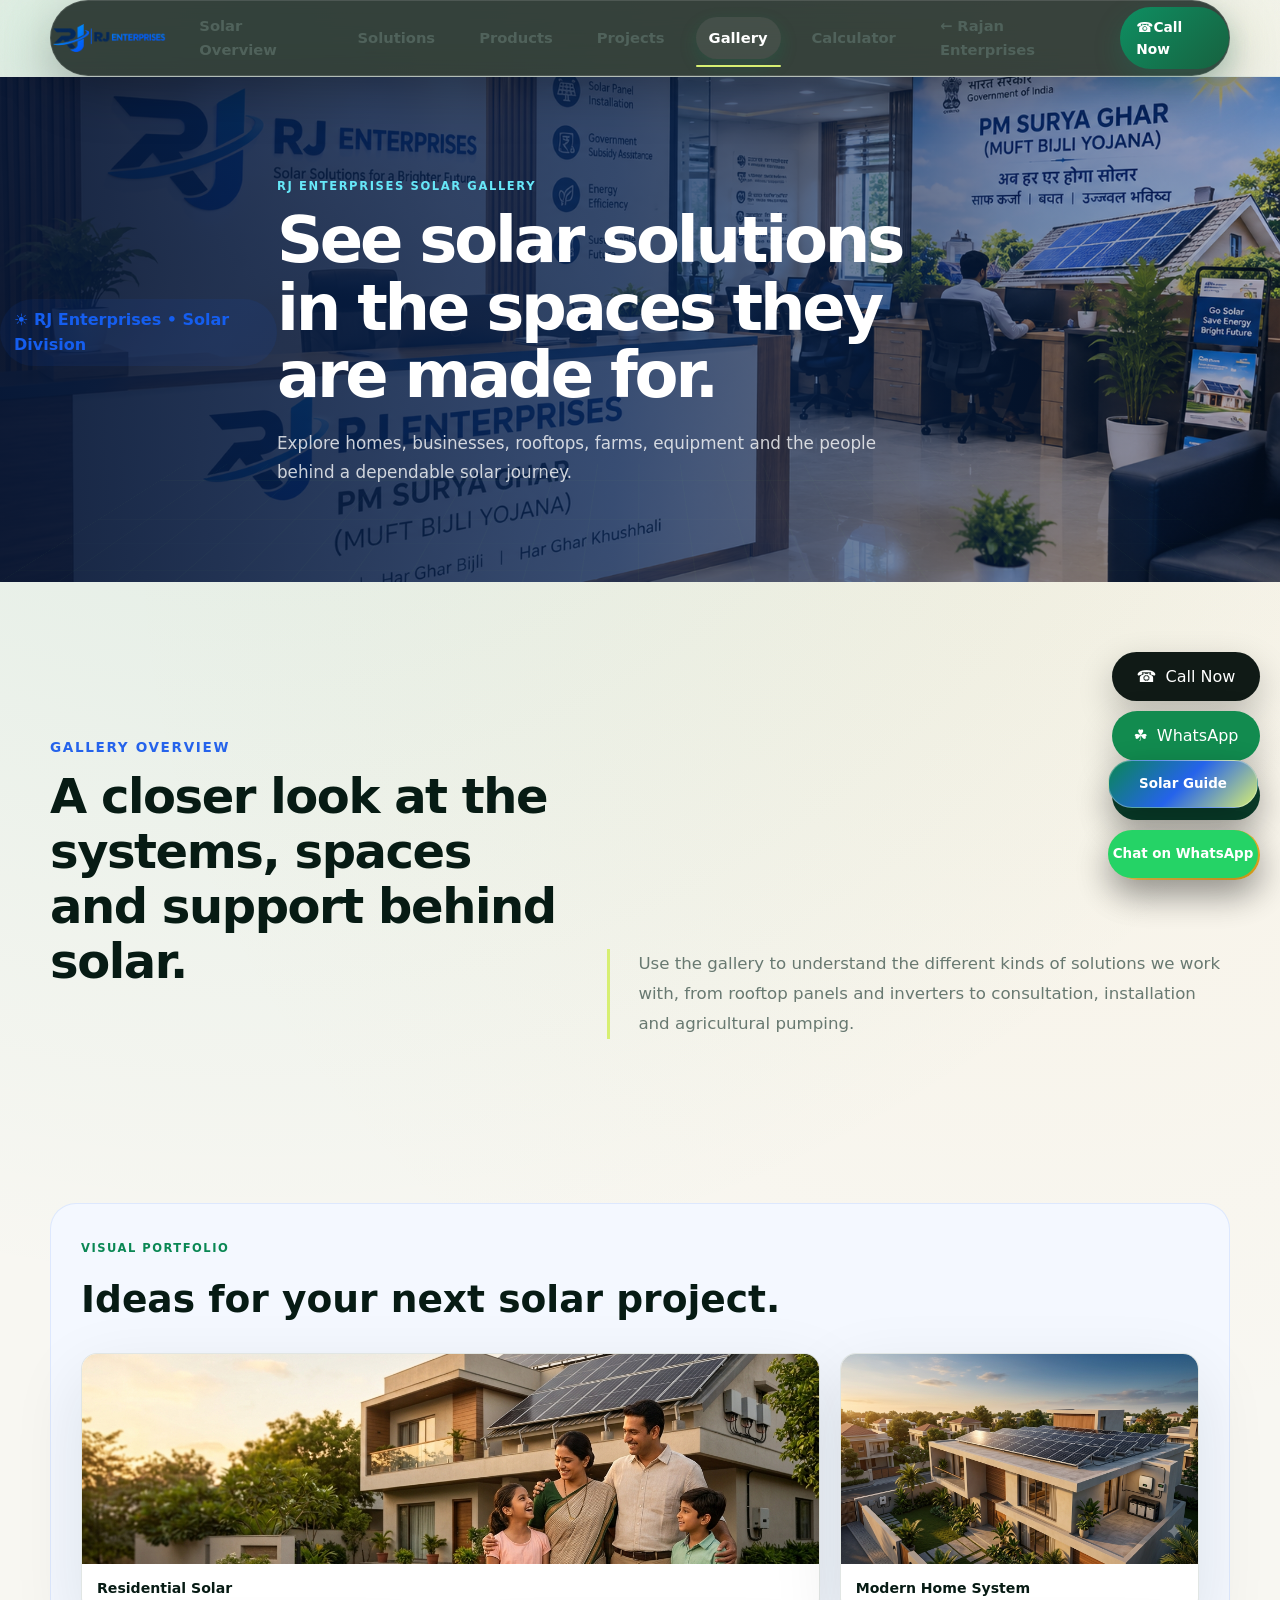
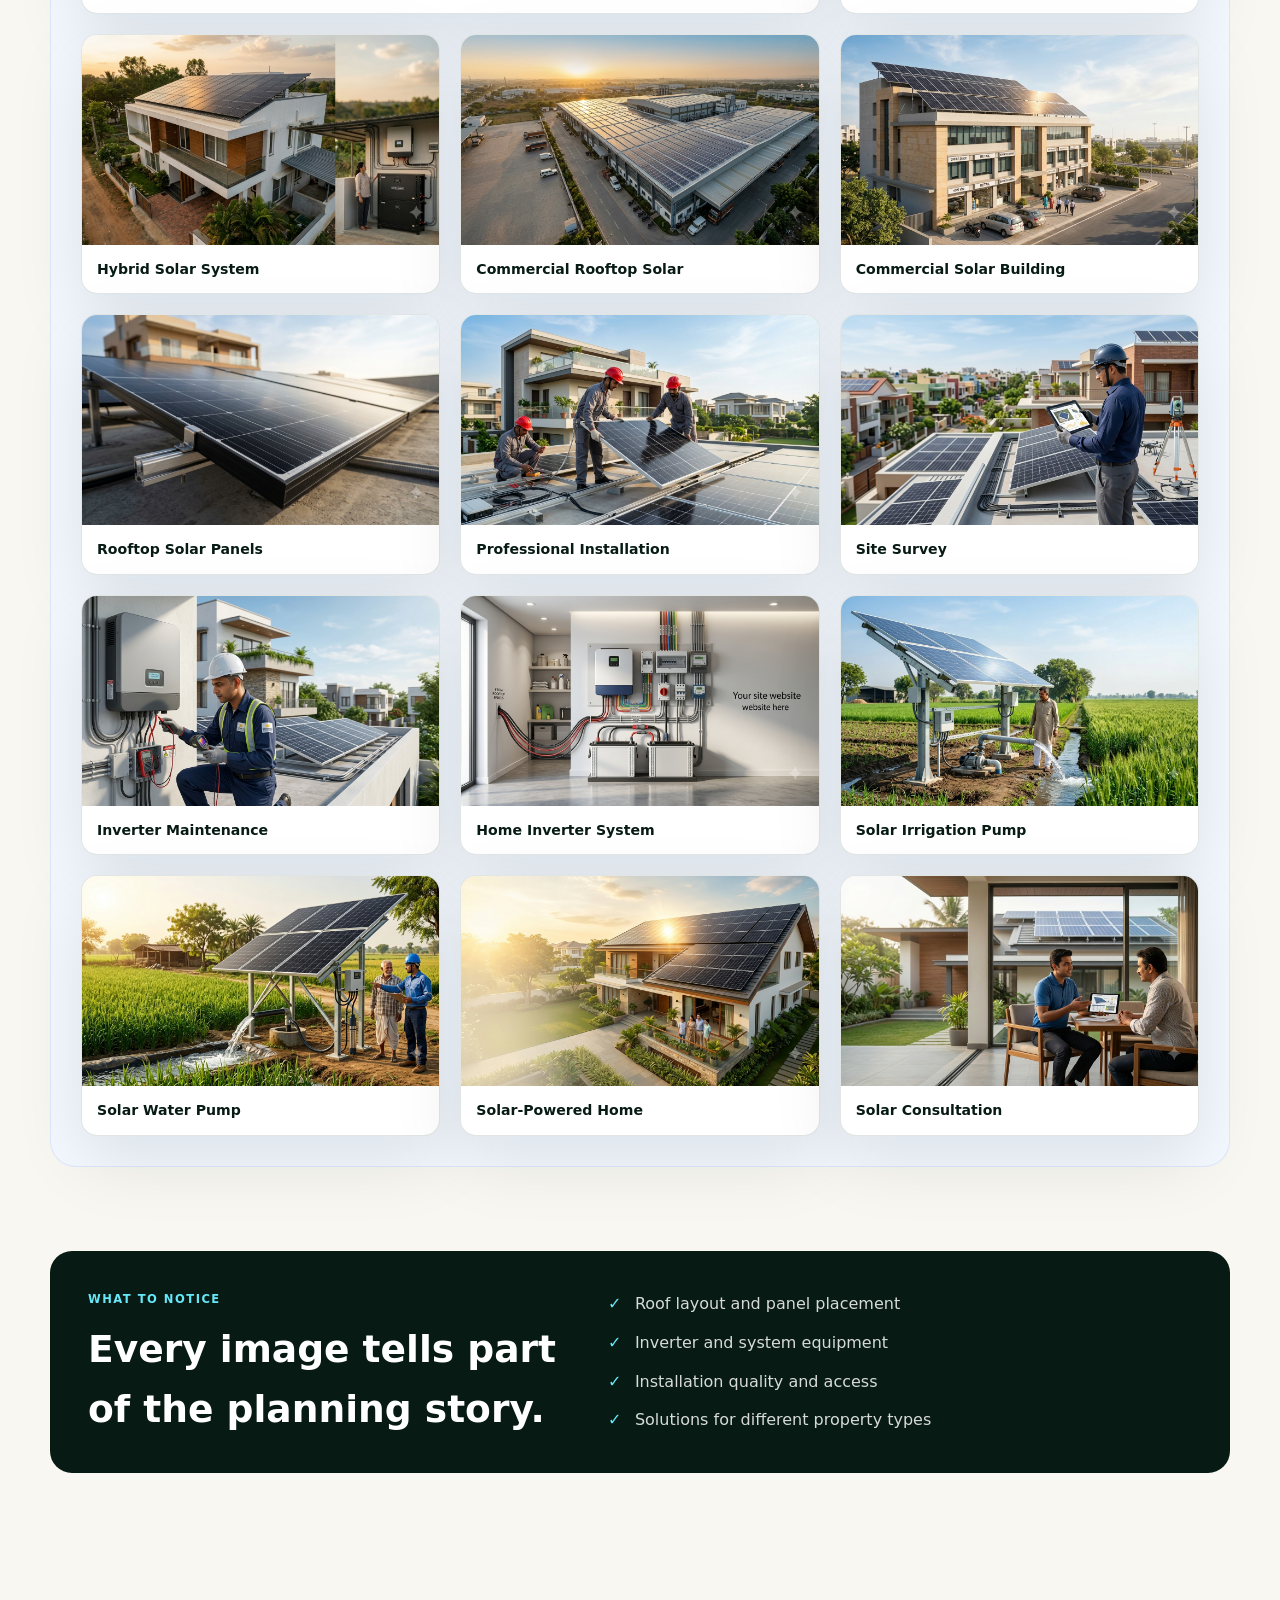
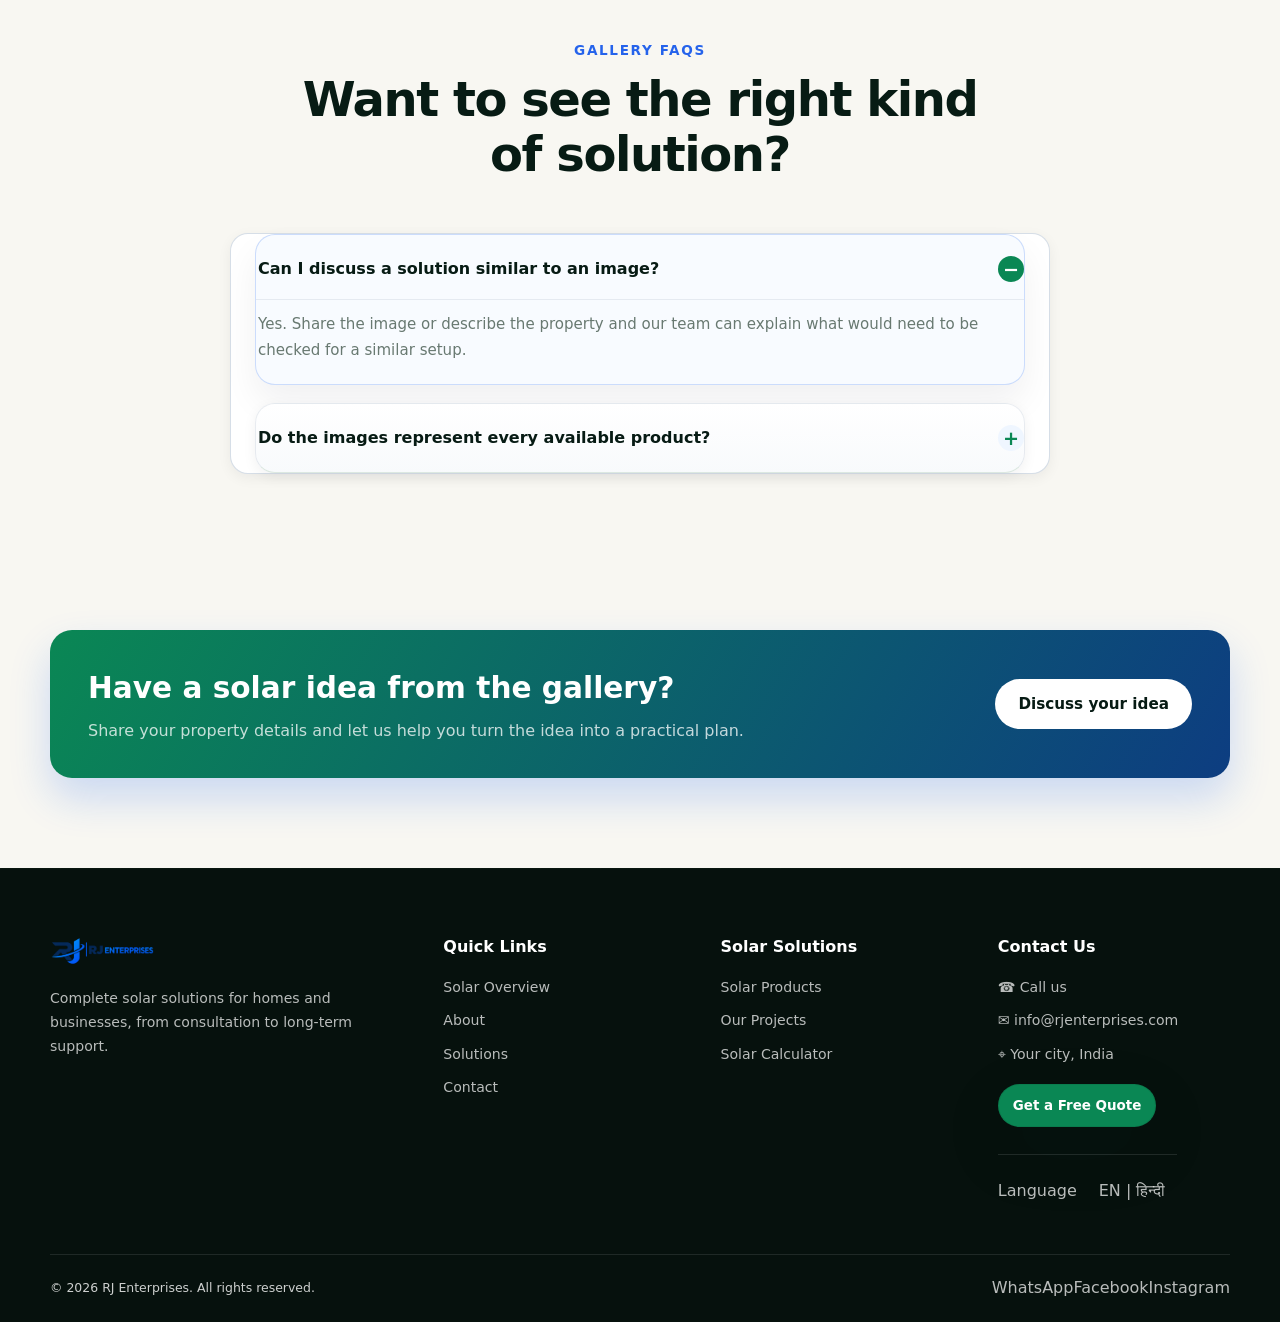
<file: solar/pages/gallery.html>
<!DOCTYPE html>
<!DOCTYPE html>

<html lang="en">
<head>
<meta charset="utf-8"/>
<meta content="width=device-width, initial-scale=1.0" name="viewport"/>
<title>Gallery | RJ Enterprises</title>
<link href="../style.css" rel="stylesheet"/>
</head>
<body>

<main class="inner-page gallery-page">
<section data-reveal="" class="page-hero"><div class="solar-division-badge">☀ RJ Enterprises • Solar Division</div><div class="page-hero-content"><p class="page-kicker" data-en="RJ ENTERPRISES SOLAR GALLERY" data-hi="RJ एंटरप्राइजेज सोलर गैलरी">RJ ENTERPRISES SOLAR GALLERY</p><h1 data-en="See solar solutions in the spaces they are made for." data-hi="उन जगहों में सोलर समाधान देखें, जहां वे काम आते हैं।">See solar solutions in the spaces they are made for.</h1><p data-en="Explore homes, businesses, rooftops, farms, equipment and the people behind a dependable solar journey." data-hi="घरों, व्यवसायों, रूफटॉप, खेतों, उपकरणों और भरोसेमंद सोलर सफर से जुड़े लोगों को देखें।">Explore homes, businesses, rooftops, farms, equipment and the people behind a dependable solar journey.</p></div></section>
<section data-reveal="" class="page-content gallery-intro"><div class="section-heading"><span data-en="Gallery overview" data-hi="गैलरी परिचय">Gallery overview</span><h2 data-en="A closer look at the systems, spaces and support behind solar." data-hi="सोलर सिस्टम, जगहों और सहायता की एक करीब से झलक।">A closer look at the systems, spaces and support behind solar.</h2></div><p data-en="Use the gallery to understand the different kinds of solutions we work with, from rooftop panels and inverters to consultation, installation and agricultural pumping." data-hi="गैलरी में रूफटॉप पैनल और इन्वर्टर से लेकर कंसल्टेशन, इंस्टॉलेशन और कृषि पंपिंग तक हमारे विभिन्न समाधान देखें।">Use the gallery to understand the different kinds of solutions we work with, from rooftop panels and inverters to consultation, installation and agricultural pumping.</p></section>
<section data-reveal="" class="page-content gallery-showcase"><div class="gallery-section-heading"><span data-en="Visual portfolio" data-hi="विजुअल पोर्टफोलियो">Visual portfolio</span><h2 data-en="Ideas for your next solar project." data-hi="आपके अगले सोलर प्रोजेक्ट के लिए आइडिया।">Ideas for your next solar project.</h2></div>
<div class="gallery-grid">
<figure class="gallery-item"><img alt="Family home with rooftop solar panels" loading="lazy" src="../assets/images/family-home-solar.png"/><figcaption>Residential Solar</figcaption></figure>
<figure class="gallery-item"><img alt="Modern home solar system" loading="lazy" src="../assets/images/modern-home-solar-system.png"/><figcaption>Modern Home System</figcaption></figure>
<figure class="gallery-item"><img alt="Hybrid solar system at a home" loading="lazy" src="../assets/images/hybrid-home-solar-system.png"/><figcaption>Hybrid Solar System</figcaption></figure>
<figure class="gallery-item"><img alt="Commercial rooftop solar project" loading="lazy" src="../assets/images/commercial-rooftop-solar.png"/><figcaption>Commercial Rooftop Solar</figcaption></figure>
<figure class="gallery-item"><img alt="Commercial building with solar panels" loading="lazy" src="../assets/images/commercial-solar-building.png"/><figcaption>Commercial Solar Building</figcaption></figure>
<figure class="gallery-item"><img alt="Close-up of rooftop solar panels" loading="lazy" src="../assets/images/rooftop-solar-panel-closeup.png"/><figcaption>Rooftop Solar Panels</figcaption></figure>
<figure class="gallery-item"><img alt="Solar technicians installing panels" loading="lazy" src="../assets/images/rooftop-solar-installation.png"/><figcaption>Professional Installation</figcaption></figure>
<figure class="gallery-item"><img alt="Technician conducting solar site survey" loading="lazy" src="../assets/images/solar-site-survey.png"/><figcaption>Site Survey</figcaption></figure>
<figure class="gallery-item"><img alt="Technician servicing solar inverter" loading="lazy" src="../assets/images/solar-inverter-maintenance.png"/><figcaption>Inverter Maintenance</figcaption></figure>
<figure class="gallery-item"><img alt="Home solar inverter system" loading="lazy" src="../assets/images/home-solar-inverter-system.png"/><figcaption>Home Inverter System</figcaption></figure>
<figure class="gallery-item"><img alt="Solar-powered irrigation pump" loading="lazy" src="../assets/images/solar-irrigation-pump.png"/><figcaption>Solar Irrigation Pump</figcaption></figure>
<figure class="gallery-item"><img alt="Solar water pump in a field" loading="lazy" src="../assets/images/solar-water-pump.png"/><figcaption>Solar Water Pump</figcaption></figure>
<figure class="gallery-item"><img alt="Solar-powered family home" loading="lazy" src="../assets/images/solar-powered-home.png"/><figcaption>Solar-Powered Home</figcaption></figure>
<figure class="gallery-item"><img alt="Solar consultation meeting" loading="lazy" src="../assets/images/solar-consultation.png"/><figcaption>Solar Consultation</figcaption></figure>
</div></section>
<section data-reveal="" class="page-content gallery-notes"><div><span data-en="What to notice" data-hi="किन बातों पर ध्यान दें">What to notice</span><h2 data-en="Every image tells part of the planning story." data-hi="हर तस्वीर प्लानिंग की कहानी का एक हिस्सा बताती है।">Every image tells part of the planning story.</h2></div><ul><li data-en="Roof layout and panel placement" data-hi="छत का लेआउट और पैनल प्लेसमेंट">Roof layout and panel placement</li><li data-en="Inverter and system equipment" data-hi="इन्वर्टर और सिस्टम उपकरण">Inverter and system equipment</li><li data-en="Installation quality and access" data-hi="इंस्टॉलेशन गुणवत्ता और पहुंच">Installation quality and access</li><li data-en="Solutions for different property types" data-hi="अलग-अलग प्रॉपर्टी के लिए समाधान">Solutions for different property types</li></ul></section>
<section data-reveal="" class="page-content gallery-faq"><div class="section-heading center"><span data-en="Gallery FAQs" data-hi="गैलरी संबंधी प्रश्न">Gallery FAQs</span><h2 data-en="Want to see the right kind of solution?" data-hi="सही तरह का समाधान देखना चाहते हैं?">Want to see the right kind of solution?</h2></div><div class="faq-list"><details open=""><summary data-en="Can I discuss a solution similar to an image?" data-hi="क्या मैं तस्वीर जैसे समाधान पर चर्चा कर सकता हूं?">Can I discuss a solution similar to an image?</summary><p data-en="Yes. Share the image or describe the property and our team can explain what would need to be checked for a similar setup." data-hi="हां। तस्वीर साझा करें या प्रॉपर्टी के बारे में बताएं और हमारी टीम समान सेटअप के लिए जरूरी जांच समझाएगी।">Yes. Share the image or describe the property and our team can explain what would need to be checked for a similar setup.</p></details><details><summary data-en="Do the images represent every available product?" data-hi="क्या तस्वीरों में सभी उपलब्ध उत्पाद दिखाए गए हैं?">Do the images represent every available product?</summary><p data-en="The gallery is a visual selection. Product choices depend on your property, usage, budget and project requirements." data-hi="गैलरी एक विजुअल चयन है। उत्पाद आपकी प्रॉपर्टी, खपत, बजट और प्रोजेक्ट जरूरतों के अनुसार चुने जाते हैं।">The gallery is a visual selection. Product choices depend on your property, usage, budget and project requirements.</p></details></div></section>
<section data-reveal="" class="page-cta"><div class="page-cta-inner"><div><h2 data-en="Have a solar idea from the gallery?" data-hi="क्या गैलरी से कोई सोलर आइडिया पसंद आया?">Have a solar idea from the gallery?</h2><p data-en="Share your property details and let us help you turn the idea into a practical plan." data-hi="अपनी प्रॉपर्टी की जानकारी साझा करें और आइडिया को उपयोगी योजना में बदलने में मदद लें।">Share your property details and let us help you turn the idea into a practical plan.</p></div><a class="btn" data-en="Discuss your idea" data-hi="अपने आइडिया पर बात करें" href="../../pages/contact.html">Discuss your idea</a></div></section>
</main>

<script src="../script.js?v=9"></script>
<div class="solar-floating-actions" aria-label="Quick actions"><a class="solar-float-call" href="tel:+918382830598" aria-label="Call RJ Enterprises now" title="Call Now">☎ <span data-en="Call Now" data-hi="अभी कॉल करें">Call Now</span></a><a class="solar-float-wa" href="https://wa.me/918382830598" target="_blank" rel="noopener" aria-label="WhatsApp RJ Enterprises" title="WhatsApp">☘ <span data-en="WhatsApp" data-hi="व्हाट्सऐप">WhatsApp</span></a><a class="solar-float-ai" href="../index.html#ai" aria-label="Open AI Assistant" title="AI Assistant">✦ <span data-en="AI Assistant" data-hi="AI असिस्टेंट">AI Assistant</span></a><a class="solar-float-solar" href="../index.html" aria-label="Solar Overview" title="Solar">☀ <span data-en="Solar" data-hi="सोलर">Solar</span></a></div></body>
</html>
</file>
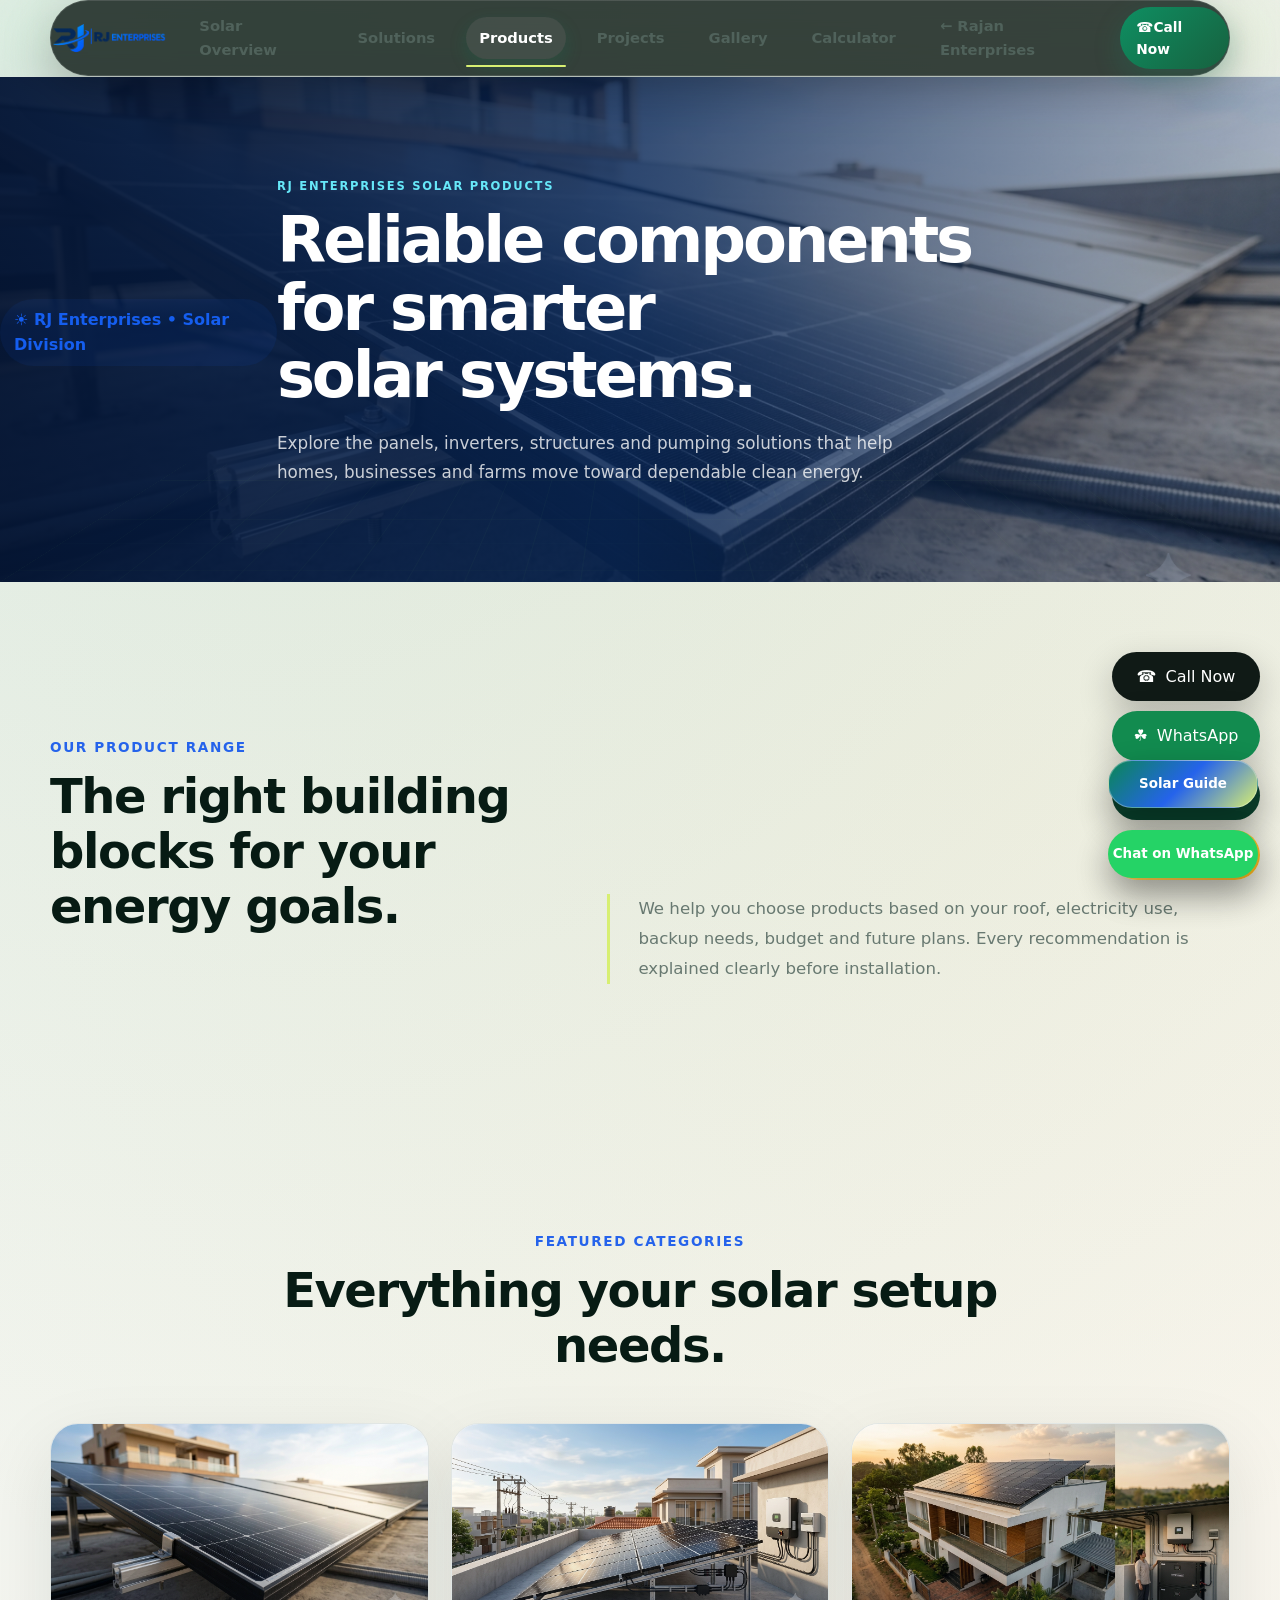
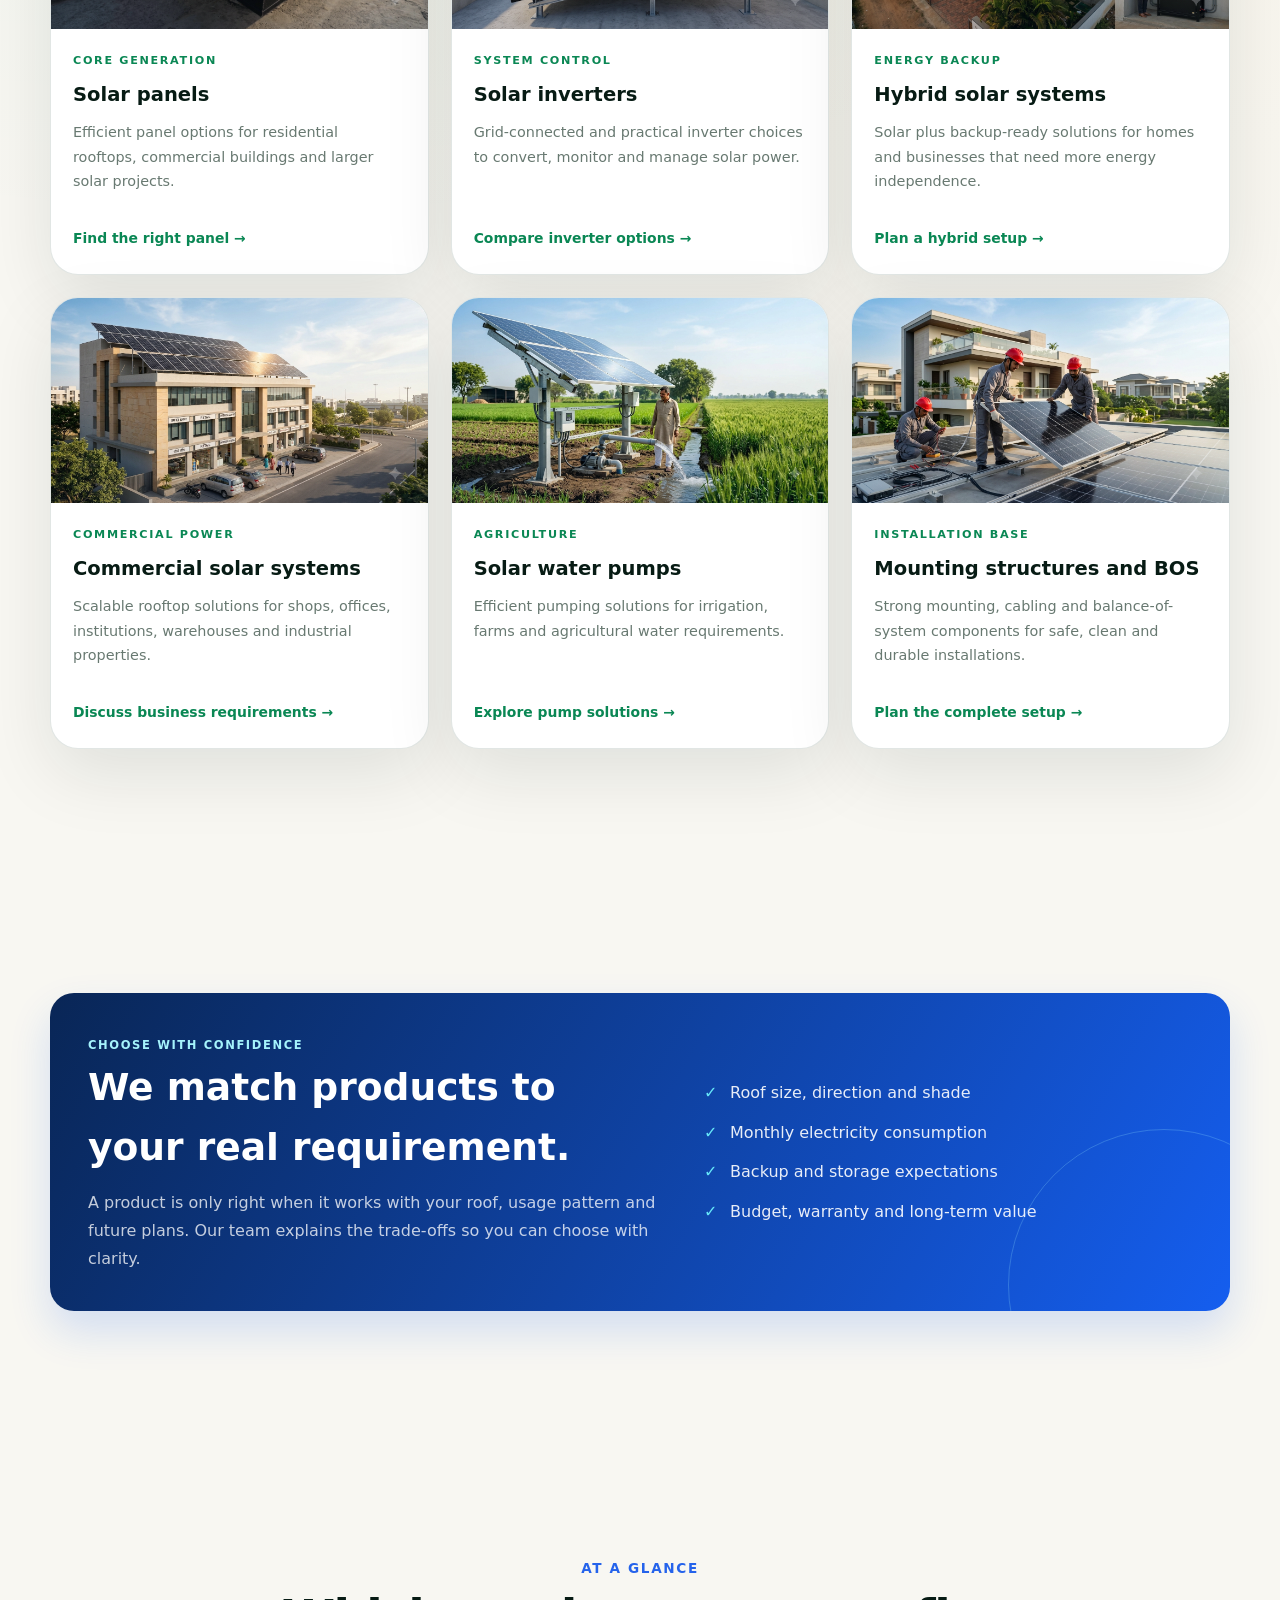
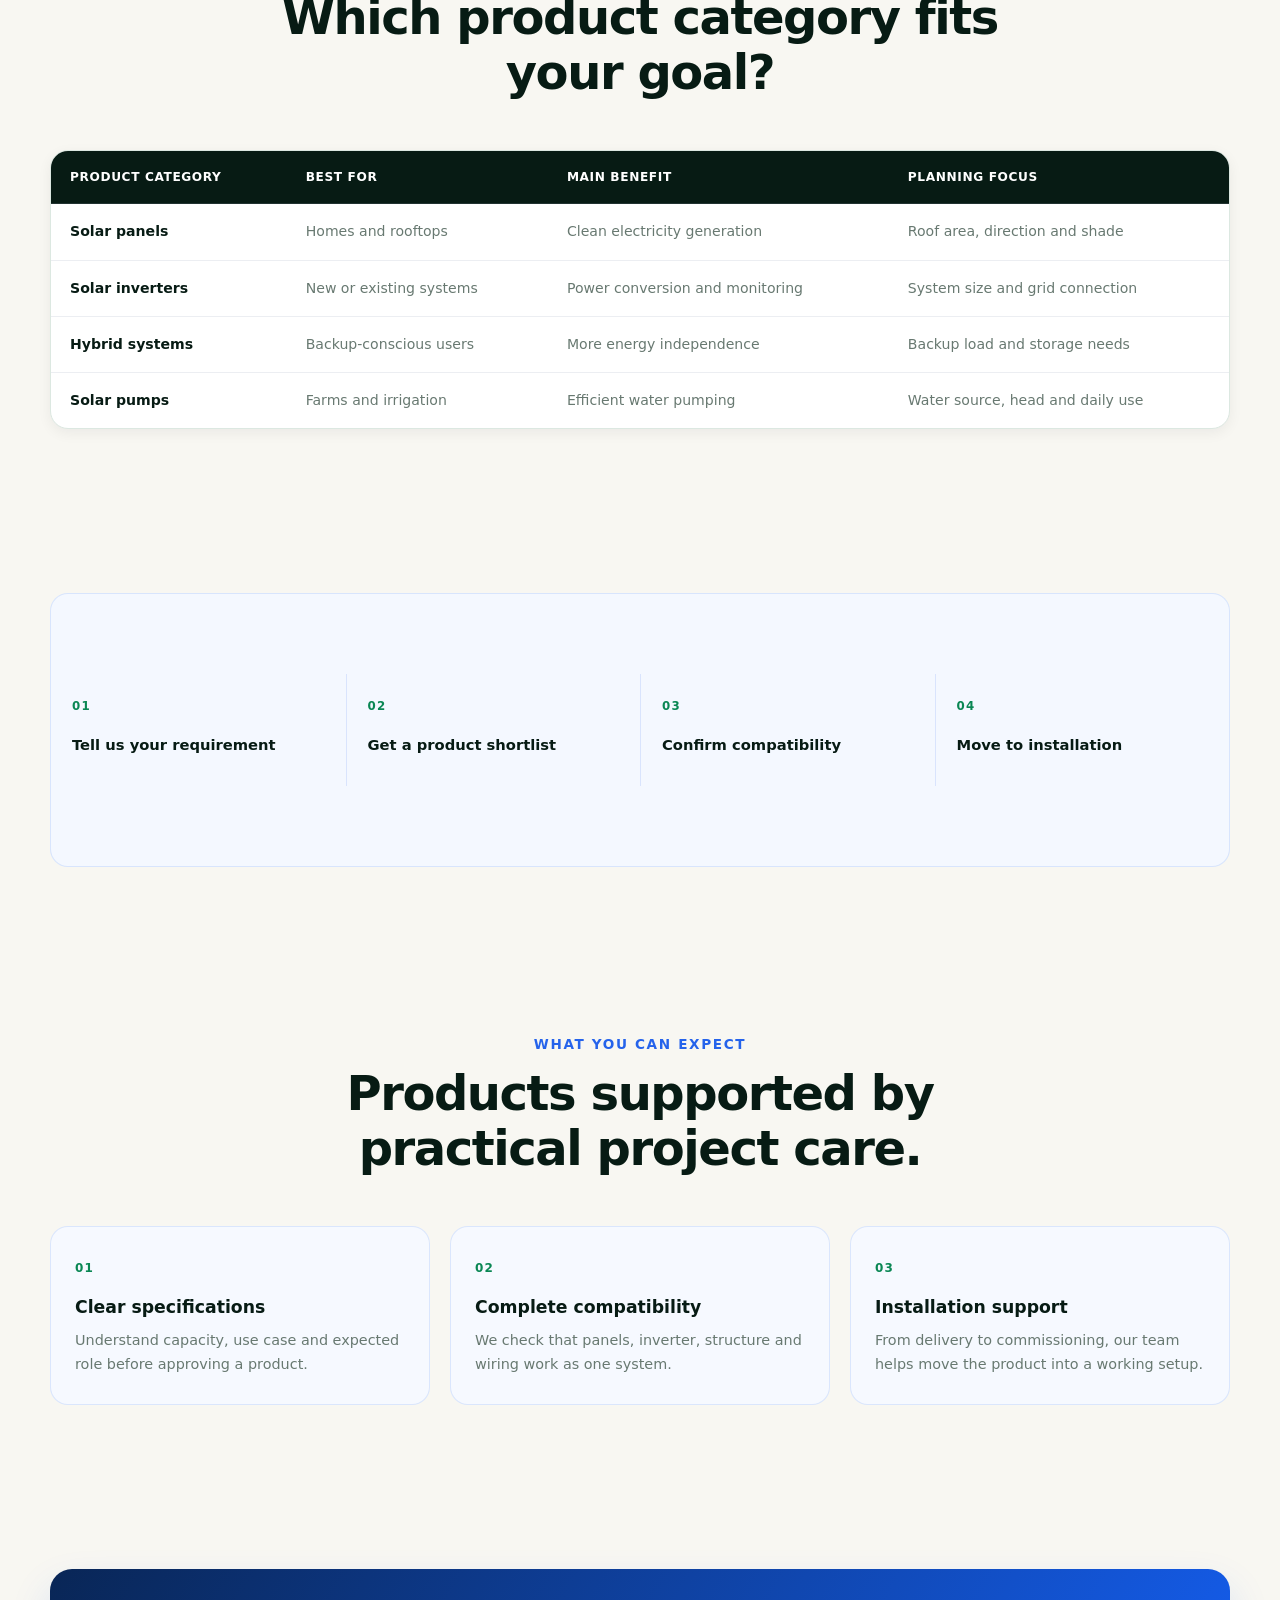
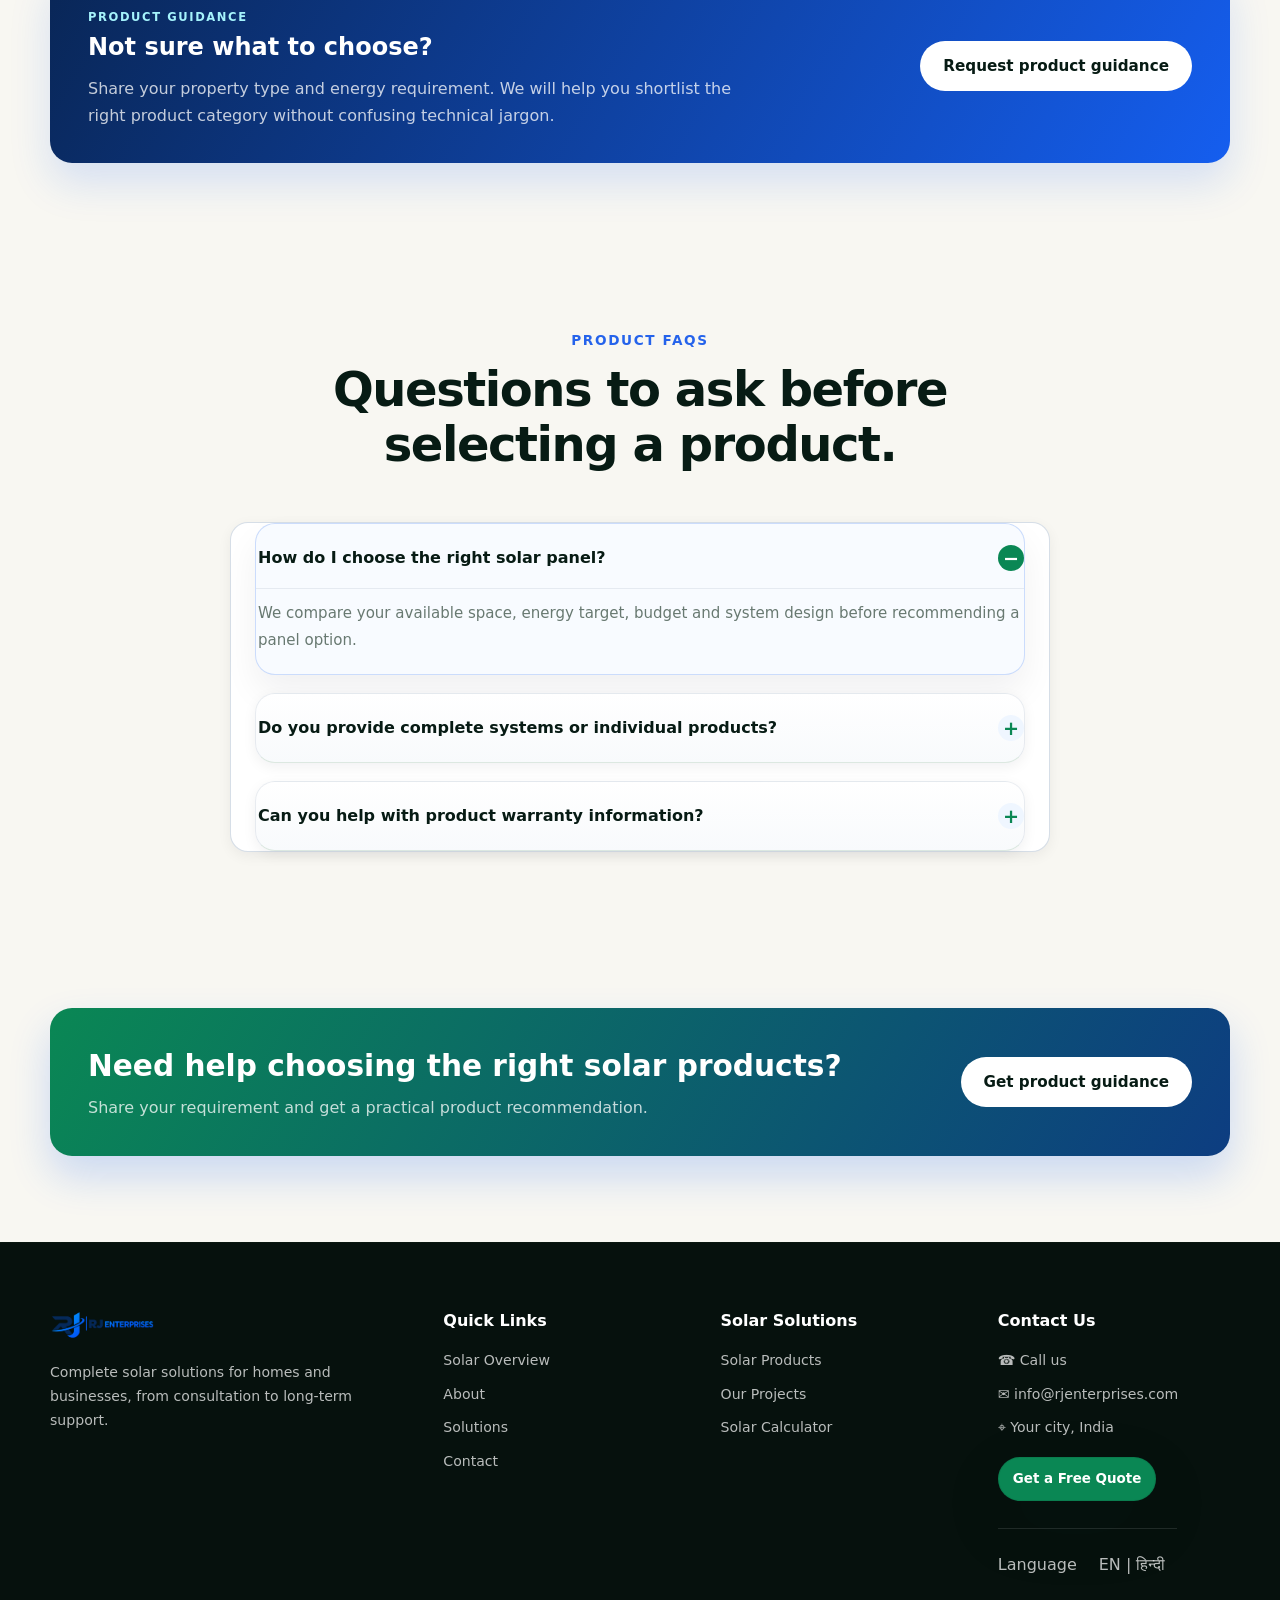
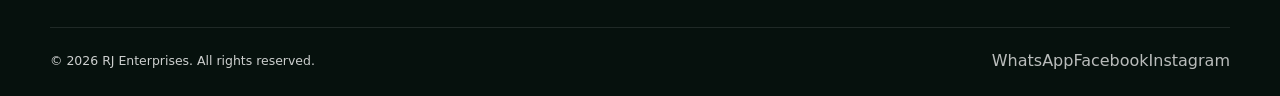
<file: solar/pages/products.html>
<!DOCTYPE html>
<!DOCTYPE html>

<html lang="en">
<head>
<meta charset="utf-8"/>
<meta content="width=device-width, initial-scale=1.0" name="viewport"/>
<meta content="Solar panels, inverters, hybrid systems, structures and pumps from RJ Enterprises." name="description"/>
<title>Solar Products | RJ Enterprises</title>
<link href="../style.css" rel="stylesheet"/>
</head>
<body>

<main class="inner-page products-page">
<section data-reveal="" class="page-hero"><div class="solar-division-badge">☀ RJ Enterprises • Solar Division</div><div class="page-hero-content"><p class="page-kicker" data-en="RJ ENTERPRISES SOLAR PRODUCTS" data-hi="RJ एंटरप्राइजेज सोलर उत्पाद">RJ ENTERPRISES SOLAR PRODUCTS</p><h1 data-en="Reliable components for smarter solar systems." data-hi="स्मार्ट सोलर सिस्टम के लिए भरोसेमंद कंपोनेंट।">Reliable components for smarter solar systems.</h1><p data-en="Explore the panels, inverters, structures and pumping solutions that help homes, businesses and farms move toward dependable clean energy." data-hi="पैनल, इन्वर्टर, स्ट्रक्चर और पंपिंग समाधान देखें, जो घरों, व्यवसायों और खेतों को भरोसेमंद स्वच्छ ऊर्जा की ओर ले जाते हैं।">Explore the panels, inverters, structures and pumping solutions that help homes, businesses and farms move toward dependable clean energy.</p></div></section>
<section data-reveal="" class="page-content products-intro"><div class="section-heading"><span data-en="Our product range" data-hi="हमारी उत्पाद रेंज">Our product range</span><h2 data-en="The right building blocks for your energy goals." data-hi="आपकी ऊर्जा जरूरतों के लिए सही सिस्टम कंपोनेंट।">The right building blocks for your energy goals.</h2></div><p class="products-lead" data-en="We help you choose products based on your roof, electricity use, backup needs, budget and future plans. Every recommendation is explained clearly before installation." data-hi="हम आपकी छत, बिजली खपत, बैकअप जरूरत, बजट और भविष्य की योजना के आधार पर उत्पाद चुनने में मदद करते हैं। हर सुझाव इंस्टॉलेशन से पहले स्पष्ट रूप से समझाया जाता है।">We help you choose products based on your roof, electricity use, backup needs, budget and future plans. Every recommendation is explained clearly before installation.</p></section>
<section data-reveal="" class="page-content product-catalogue"><div class="section-heading center"><span data-en="Featured categories" data-hi="मुख्य श्रेणियां">Featured categories</span><h2 data-en="Everything your solar setup needs." data-hi="आपके सोलर सेटअप के लिए जरूरी समाधान।">Everything your solar setup needs.</h2></div><div class="product-grid">
<article data-reveal="" class="product-card product-card-featured"><div class="product-image"><img alt="Solar panels for rooftop installation" src="../assets/images/rooftop-solar-panel-closeup.png"/></div><div class="product-card-body"><span class="product-label" data-en="Core generation" data-hi="मुख्य जनरेशन">Core generation</span><h3 data-en="Solar panels" data-hi="सोलर पैनल">Solar panels</h3><p data-en="Efficient panel options for residential rooftops, commercial buildings and larger solar projects." data-hi="घरेलू छत, कमर्शियल बिल्डिंग और बड़े सोलर प्रोजेक्ट के लिए कुशल पैनल विकल्प।">Efficient panel options for residential rooftops, commercial buildings and larger solar projects.</p><a class="text-link" data-en="Find the right panel →" data-hi="सही पैनल चुनें →" href="../../pages/contact.html">Find the right panel →</a></div></article>
<article data-reveal="" class="product-card"><div class="product-image"><img alt="Solar inverter installed with rooftop system" src="../assets/images/residential-rooftop-solar-inverter.png"/></div><div class="product-card-body"><span class="product-label" data-en="System control" data-hi="सिस्टम नियंत्रण">System control</span><h3 data-en="Solar inverters" data-hi="सोलर इन्वर्टर">Solar inverters</h3><p data-en="Grid-connected and practical inverter choices to convert, monitor and manage solar power." data-hi="सोलर बिजली को कन्वर्ट, मॉनिटर और मैनेज करने के लिए ग्रिड-कनेक्टेड इन्वर्टर विकल्प।">Grid-connected and practical inverter choices to convert, monitor and manage solar power.</p><a class="text-link" data-en="Compare inverter options →" data-hi="इन्वर्टर विकल्प देखें →" href="../../pages/contact.html">Compare inverter options →</a></div></article>
<article data-reveal="" class="product-card"><div class="product-image"><img alt="Hybrid home solar system with backup capability" src="../assets/images/hybrid-home-solar-system.png"/></div><div class="product-card-body"><span class="product-label" data-en="Energy backup" data-hi="ऊर्जा बैकअप">Energy backup</span><h3 data-en="Hybrid solar systems" data-hi="हाइब्रिड सोलर सिस्टम">Hybrid solar systems</h3><p data-en="Solar plus backup-ready solutions for homes and businesses that need more energy independence." data-hi="उन घरों और व्यवसायों के लिए सोलर और बैकअप समाधान, जिन्हें अधिक ऊर्जा स्वतंत्रता चाहिए।">Solar plus backup-ready solutions for homes and businesses that need more energy independence.</p><a class="text-link" data-en="Plan a hybrid setup →" data-hi="हाइब्रिड सेटअप प्लान करें →" href="../../pages/contact.html">Plan a hybrid setup →</a></div></article>
<article data-reveal="" class="product-card"><div class="product-image"><img alt="Commercial solar building with rooftop panels" src="../assets/images/commercial-solar-building.png"/></div><div class="product-card-body"><span class="product-label" data-en="Commercial power" data-hi="कमर्शियल पावर">Commercial power</span><h3 data-en="Commercial solar systems" data-hi="कमर्शियल सोलर सिस्टम">Commercial solar systems</h3><p data-en="Scalable rooftop solutions for shops, offices, institutions, warehouses and industrial properties." data-hi="दुकानों, कार्यालयों, संस्थानों, वेयरहाउस और औद्योगिक प्रॉपर्टी के लिए विस्तार योग्य रूफटॉप समाधान।">Scalable rooftop solutions for shops, offices, institutions, warehouses and industrial properties.</p><a class="text-link" data-en="Discuss business requirements →" data-hi="व्यावसायिक जरूरत पर बात करें →" href="../../pages/contact.html">Discuss business requirements →</a></div></article>
<article data-reveal="" class="product-card"><div class="product-image"><img alt="Solar irrigation pump for agricultural use" src="../assets/images/solar-irrigation-pump.png"/></div><div class="product-card-body"><span class="product-label" data-en="Agriculture" data-hi="कृषि">Agriculture</span><h3 data-en="Solar water pumps" data-hi="सोलर वाटर पंप">Solar water pumps</h3><p data-en="Efficient pumping solutions for irrigation, farms and agricultural water requirements." data-hi="सिंचाई, खेत और कृषि जल जरूरतों के लिए कुशल पंपिंग समाधान।">Efficient pumping solutions for irrigation, farms and agricultural water requirements.</p><a class="text-link" data-en="Explore pump solutions →" data-hi="पंप समाधान देखें →" href="../../pages/contact.html">Explore pump solutions →</a></div></article>
<article data-reveal="" class="product-card"><div class="product-image"><img alt="Solar mounting structure during rooftop installation" src="../assets/images/rooftop-solar-installation.png"/></div><div class="product-card-body"><span class="product-label" data-en="Installation base" data-hi="इंस्टॉलेशन बेस">Installation base</span><h3 data-en="Mounting structures and BOS" data-hi="माउंटिंग स्ट्रक्चर और BOS">Mounting structures and BOS</h3><p data-en="Strong mounting, cabling and balance-of-system components for safe, clean and durable installations." data-hi="सुरक्षित, साफ और टिकाऊ इंस्टॉलेशन के लिए मजबूत माउंटिंग, केबलिंग और अन्य सिस्टम कंपोनेंट।">Strong mounting, cabling and balance-of-system components for safe, clean and durable installations.</p><a class="text-link" data-en="Plan the complete setup →" data-hi="पूरा सेटअप प्लान करें →" href="../../pages/contact.html">Plan the complete setup →</a></div></article>
</div></section>
<section data-reveal="" class="page-content product-choice-section"><div class="product-choice-panel"><div><span class="section-tag" data-en="Choose with confidence" data-hi="भरोसे के साथ चुनें">Choose with confidence</span><h2 data-en="We match products to your real requirement." data-hi="हम उत्पादों को आपकी वास्तविक जरूरत से मिलाते हैं।">We match products to your real requirement.</h2><p data-en="A product is only right when it works with your roof, usage pattern and future plans. Our team explains the trade-offs so you can choose with clarity." data-hi="उत्पाद तभी सही होता है जब वह आपकी छत, उपयोग और भविष्य की योजना के साथ काम करे। हमारी टीम विकल्पों को स्पष्ट रूप से समझाती है ताकि आप सही चुनाव कर सकें।">A product is only right when it works with your roof, usage pattern and future plans. Our team explains the trade-offs so you can choose with clarity.</p></div><ul><li data-en="Roof size, direction and shade" data-hi="छत का आकार, दिशा और छाया">Roof size, direction and shade</li><li data-en="Monthly electricity consumption" data-hi="मासिक बिजली खपत">Monthly electricity consumption</li><li data-en="Backup and storage expectations" data-hi="बैकअप और स्टोरेज की जरूरत">Backup and storage expectations</li><li data-en="Budget, warranty and long-term value" data-hi="बजट, वारंटी और लंबे समय का मूल्य">Budget, warranty and long-term value</li></ul></div></section>
<section data-reveal="" class="page-content product-comparison-section"><div class="section-heading center"><span data-en="At a glance" data-hi="एक नजर में">At a glance</span><h2 data-en="Which product category fits your goal?" data-hi="आपके लक्ष्य के लिए कौन-सी उत्पाद श्रेणी सही है?">Which product category fits your goal?</h2></div><div class="product-comparison-wrap"><table class="product-comparison"><thead><tr><th data-en="Product category" data-hi="उत्पाद श्रेणी">Product category</th><th data-en="Best for" data-hi="किसके लिए बेहतर">Best for</th><th data-en="Main benefit" data-hi="मुख्य लाभ">Main benefit</th><th data-en="Planning focus" data-hi="प्लानिंग का फोकस">Planning focus</th></tr></thead><tbody><tr><th data-en="Solar panels" data-hi="सोलर पैनल">Solar panels</th><td data-en="Homes and rooftops" data-hi="घर और रूफटॉप">Homes and rooftops</td><td data-en="Clean electricity generation" data-hi="स्वच्छ बिजली जनरेशन">Clean electricity generation</td><td data-en="Roof area, direction and shade" data-hi="छत का क्षेत्रफल, दिशा और छाया">Roof area, direction and shade</td></tr><tr><th data-en="Solar inverters" data-hi="सोलर इन्वर्टर">Solar inverters</th><td data-en="New or existing systems" data-hi="नए या मौजूदा सिस्टम">New or existing systems</td><td data-en="Power conversion and monitoring" data-hi="पावर कन्वर्जन और मॉनिटरिंग">Power conversion and monitoring</td><td data-en="System size and grid connection" data-hi="सिस्टम क्षमता और ग्रिड कनेक्शन">System size and grid connection</td></tr><tr><th data-en="Hybrid systems" data-hi="हाइब्रिड सिस्टम">Hybrid systems</th><td data-en="Backup-conscious users" data-hi="बैकअप चाहने वाले उपयोगकर्ता">Backup-conscious users</td><td data-en="More energy independence" data-hi="अधिक ऊर्जा स्वतंत्रता">More energy independence</td><td data-en="Backup load and storage needs" data-hi="बैकअप लोड और स्टोरेज जरूरत">Backup load and storage needs</td></tr><tr><th data-en="Solar pumps" data-hi="सोलर पंप">Solar pumps</th><td data-en="Farms and irrigation" data-hi="खेत और सिंचाई">Farms and irrigation</td><td data-en="Efficient water pumping" data-hi="कुशल जल पंपिंग">Efficient water pumping</td><td data-en="Water source, head and daily use" data-hi="जल स्रोत, हेड और दैनिक उपयोग">Water source, head and daily use</td></tr></tbody></table></div></section>
<section data-reveal="" class="page-content product-journey-strip"><div><strong>01</strong><span data-en="Tell us your requirement" data-hi="अपनी जरूरत बताएं">Tell us your requirement</span></div><div><strong>02</strong><span data-en="Get a product shortlist" data-hi="उत्पादों की शॉर्टलिस्ट पाएं">Get a product shortlist</span></div><div><strong>03</strong><span data-en="Confirm compatibility" data-hi="अनुकूलता की पुष्टि करें">Confirm compatibility</span></div><div><strong>04</strong><span data-en="Move to installation" data-hi="इंस्टॉलेशन की ओर बढ़ें">Move to installation</span></div></section>
<section data-reveal="" class="page-content product-quality-section"><div class="section-heading center"><span data-en="What you can expect" data-hi="आपको क्या मिलेगा">What you can expect</span><h2 data-en="Products supported by practical project care." data-hi="व्यावहारिक प्रोजेक्ट सहायता के साथ उत्पाद।">Products supported by practical project care.</h2></div><div class="product-quality-grid"><article><strong>01</strong><h3 data-en="Clear specifications" data-hi="स्पष्ट स्पेसिफिकेशन">Clear specifications</h3><p data-en="Understand capacity, use case and expected role before approving a product." data-hi="उत्पाद स्वीकृत करने से पहले क्षमता, उपयोग और उसकी भूमिका समझें।">Understand capacity, use case and expected role before approving a product.</p></article><article><strong>02</strong><h3 data-en="Complete compatibility" data-hi="पूरी अनुकूलता">Complete compatibility</h3><p data-en="We check that panels, inverter, structure and wiring work as one system." data-hi="हम जांचते हैं कि पैनल, इन्वर्टर, स्ट्रक्चर और वायरिंग एक सिस्टम की तरह काम करें।">We check that panels, inverter, structure and wiring work as one system.</p></article><article><strong>03</strong><h3 data-en="Installation support" data-hi="इंस्टॉलेशन सहायता">Installation support</h3><p data-en="From delivery to commissioning, our team helps move the product into a working setup." data-hi="डिलीवरी से कमीशनिंग तक हमारी टीम उत्पाद को काम करने वाले सेटअप में बदलने में मदद करती है।">From delivery to commissioning, our team helps move the product into a working setup.</p></article></div></section>
<section data-reveal="" class="page-content product-enquiry-section"><div><span class="section-tag" data-en="Product guidance" data-hi="उत्पाद मार्गदर्शन">Product guidance</span><h2 data-en="Not sure what to choose?" data-hi="समझ नहीं आ रहा क्या चुनें?">Not sure what to choose?</h2><p data-en="Share your property type and energy requirement. We will help you shortlist the right product category without confusing technical jargon." data-hi="अपनी प्रॉपर्टी का प्रकार और ऊर्जा जरूरत साझा करें। हम बिना कठिन तकनीकी भाषा के सही उत्पाद श्रेणी चुनने में मदद करेंगे।">Share your property type and energy requirement. We will help you shortlist the right product category without confusing technical jargon.</p></div><a class="btn" data-en="Request product guidance" data-hi="उत्पाद मार्गदर्शन लें" href="../../pages/contact.html">Request product guidance</a></section>
<section data-reveal="" class="page-content product-faq-section"><div class="section-heading center"><span data-en="Product FAQs" data-hi="उत्पाद संबंधी प्रश्न">Product FAQs</span><h2 data-en="Questions to ask before selecting a product." data-hi="उत्पाद चुनने से पहले पूछे जाने वाले सवाल।">Questions to ask before selecting a product.</h2></div><div class="faq-list"><details open=""><summary data-en="How do I choose the right solar panel?" data-hi="सही सोलर पैनल कैसे चुनें?">How do I choose the right solar panel?</summary><p data-en="We compare your available space, energy target, budget and system design before recommending a panel option." data-hi="हम पैनल सुझाने से पहले उपलब्ध जगह, ऊर्जा लक्ष्य, बजट और सिस्टम डिजाइन की तुलना करते हैं।">We compare your available space, energy target, budget and system design before recommending a panel option.</p></details><details><summary data-en="Do you provide complete systems or individual products?" data-hi="क्या आप पूरे सिस्टम या अलग-अलग उत्पाद देते हैं?">Do you provide complete systems or individual products?</summary><p data-en="Both. We can help with a complete solar setup or with a specific component that fits an existing requirement." data-hi="दोनों। हम पूरे सोलर सेटअप या आपकी जरूरत के अनुसार किसी विशेष कंपोनेंट में मदद कर सकते हैं।">Both. We can help with a complete solar setup or with a specific component that fits an existing requirement.</p></details><details><summary data-en="Can you help with product warranty information?" data-hi="क्या आप उत्पाद की वारंटी की जानकारी में मदद कर सकते हैं?">Can you help with product warranty information?</summary><p data-en="Yes. Warranty and support details are explained clearly as part of the recommendation and handover process." data-hi="हां। सुझाव और हैंडओवर प्रक्रिया में वारंटी और सहायता की जानकारी स्पष्ट रूप से समझाई जाती है।">Yes. Warranty and support details are explained clearly as part of the recommendation and handover process.</p></details></div></section>
<section data-reveal="" class="page-cta"><div class="page-cta-inner"><div><h2 data-en="Need help choosing the right solar products?" data-hi="सही सोलर उत्पाद चुनने में मदद चाहिए?">Need help choosing the right solar products?</h2><p data-en="Share your requirement and get a practical product recommendation." data-hi="अपनी जरूरत साझा करें और उपयोगी उत्पाद सुझाव प्राप्त करें।">Share your requirement and get a practical product recommendation.</p></div><a class="btn" data-en="Get product guidance" data-hi="उत्पाद सलाह लें" href="../../pages/contact.html">Get product guidance</a></div></section>
</main>

<script src="../script.js"></script>
<div class="solar-floating-actions" aria-label="Quick actions"><a class="solar-float-call" href="tel:+918382830598" aria-label="Call RJ Enterprises now" title="Call Now">☎ <span data-en="Call Now" data-hi="अभी कॉल करें">Call Now</span></a><a class="solar-float-wa" href="https://wa.me/918382830598" target="_blank" rel="noopener" aria-label="WhatsApp RJ Enterprises" title="WhatsApp">☘ <span data-en="WhatsApp" data-hi="व्हाट्सऐप">WhatsApp</span></a><a class="solar-float-ai" href="../index.html#ai" aria-label="Open AI Assistant" title="AI Assistant">✦ <span data-en="AI Assistant" data-hi="AI असिस्टेंट">AI Assistant</span></a><a class="solar-float-solar" href="../index.html" aria-label="Solar Overview" title="Solar">☀ <span data-en="Solar" data-hi="सोलर">Solar</span></a></div></body>
</html>
</file>
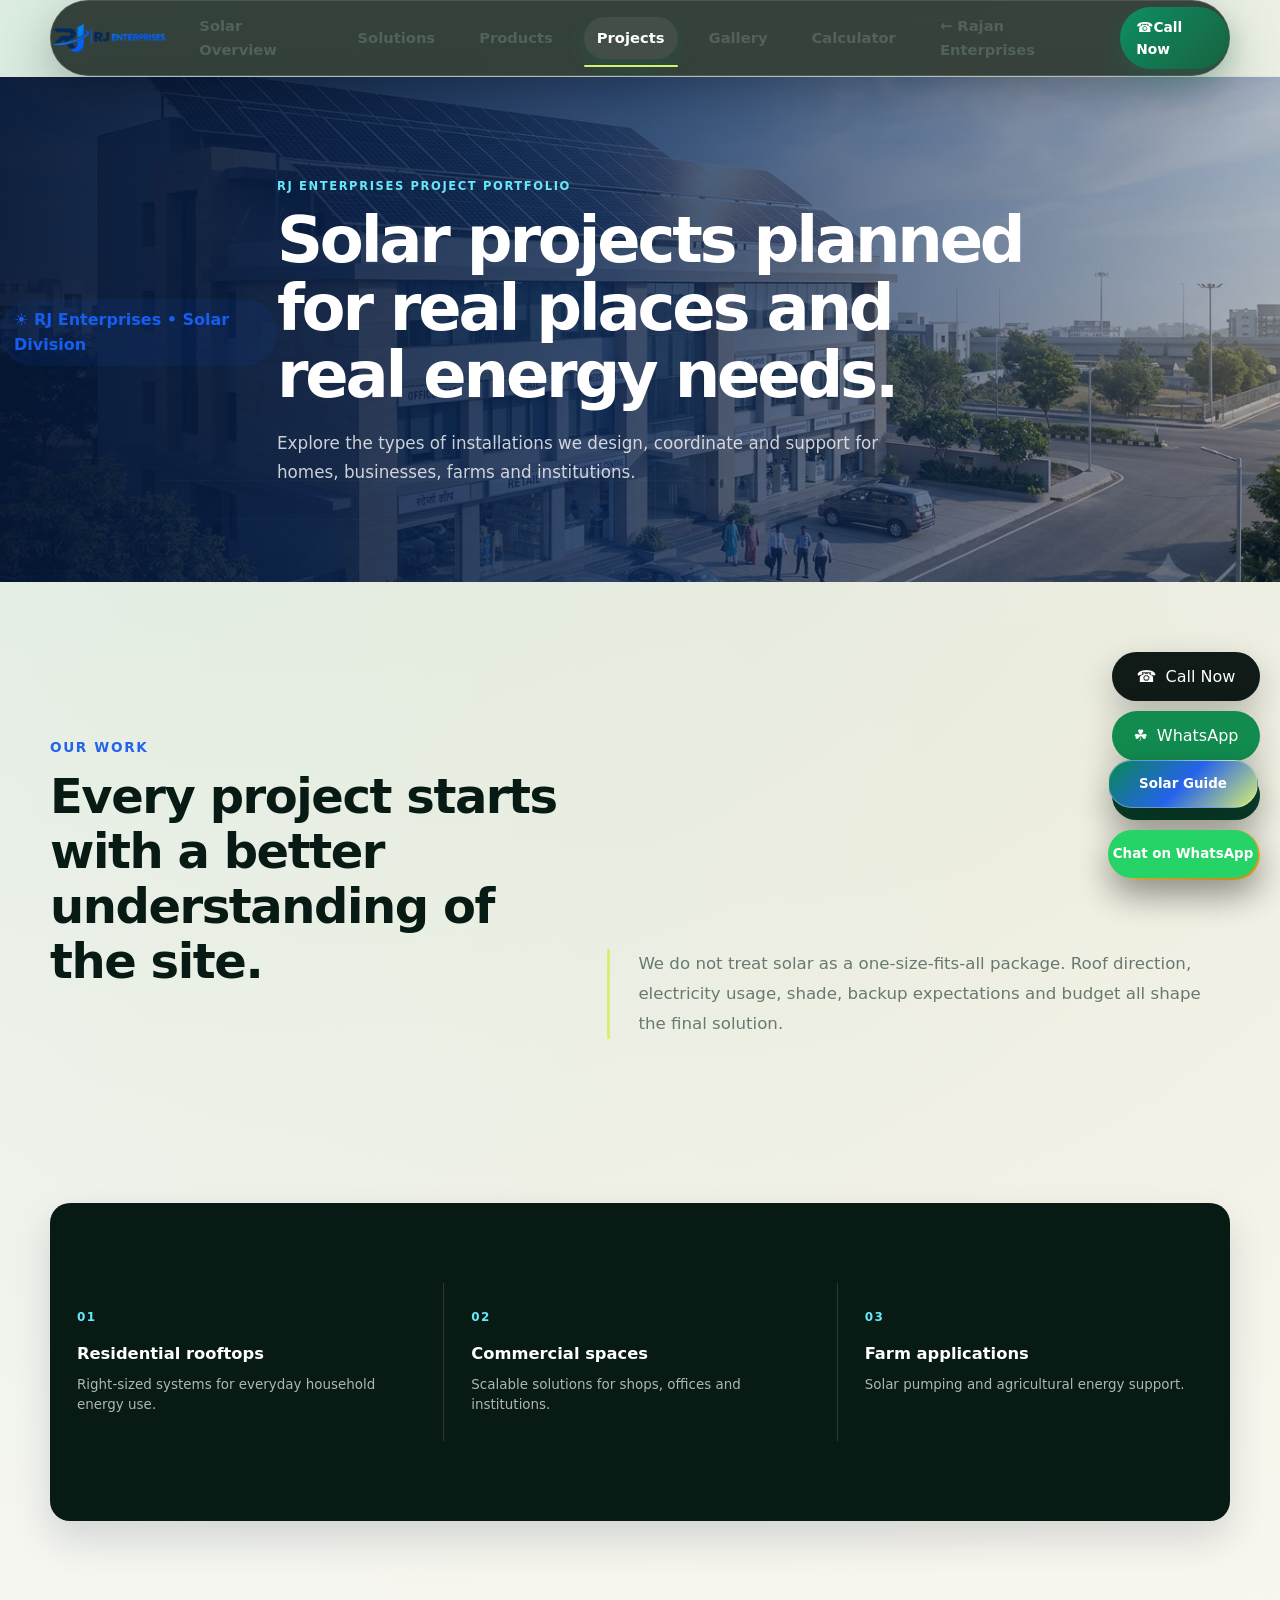
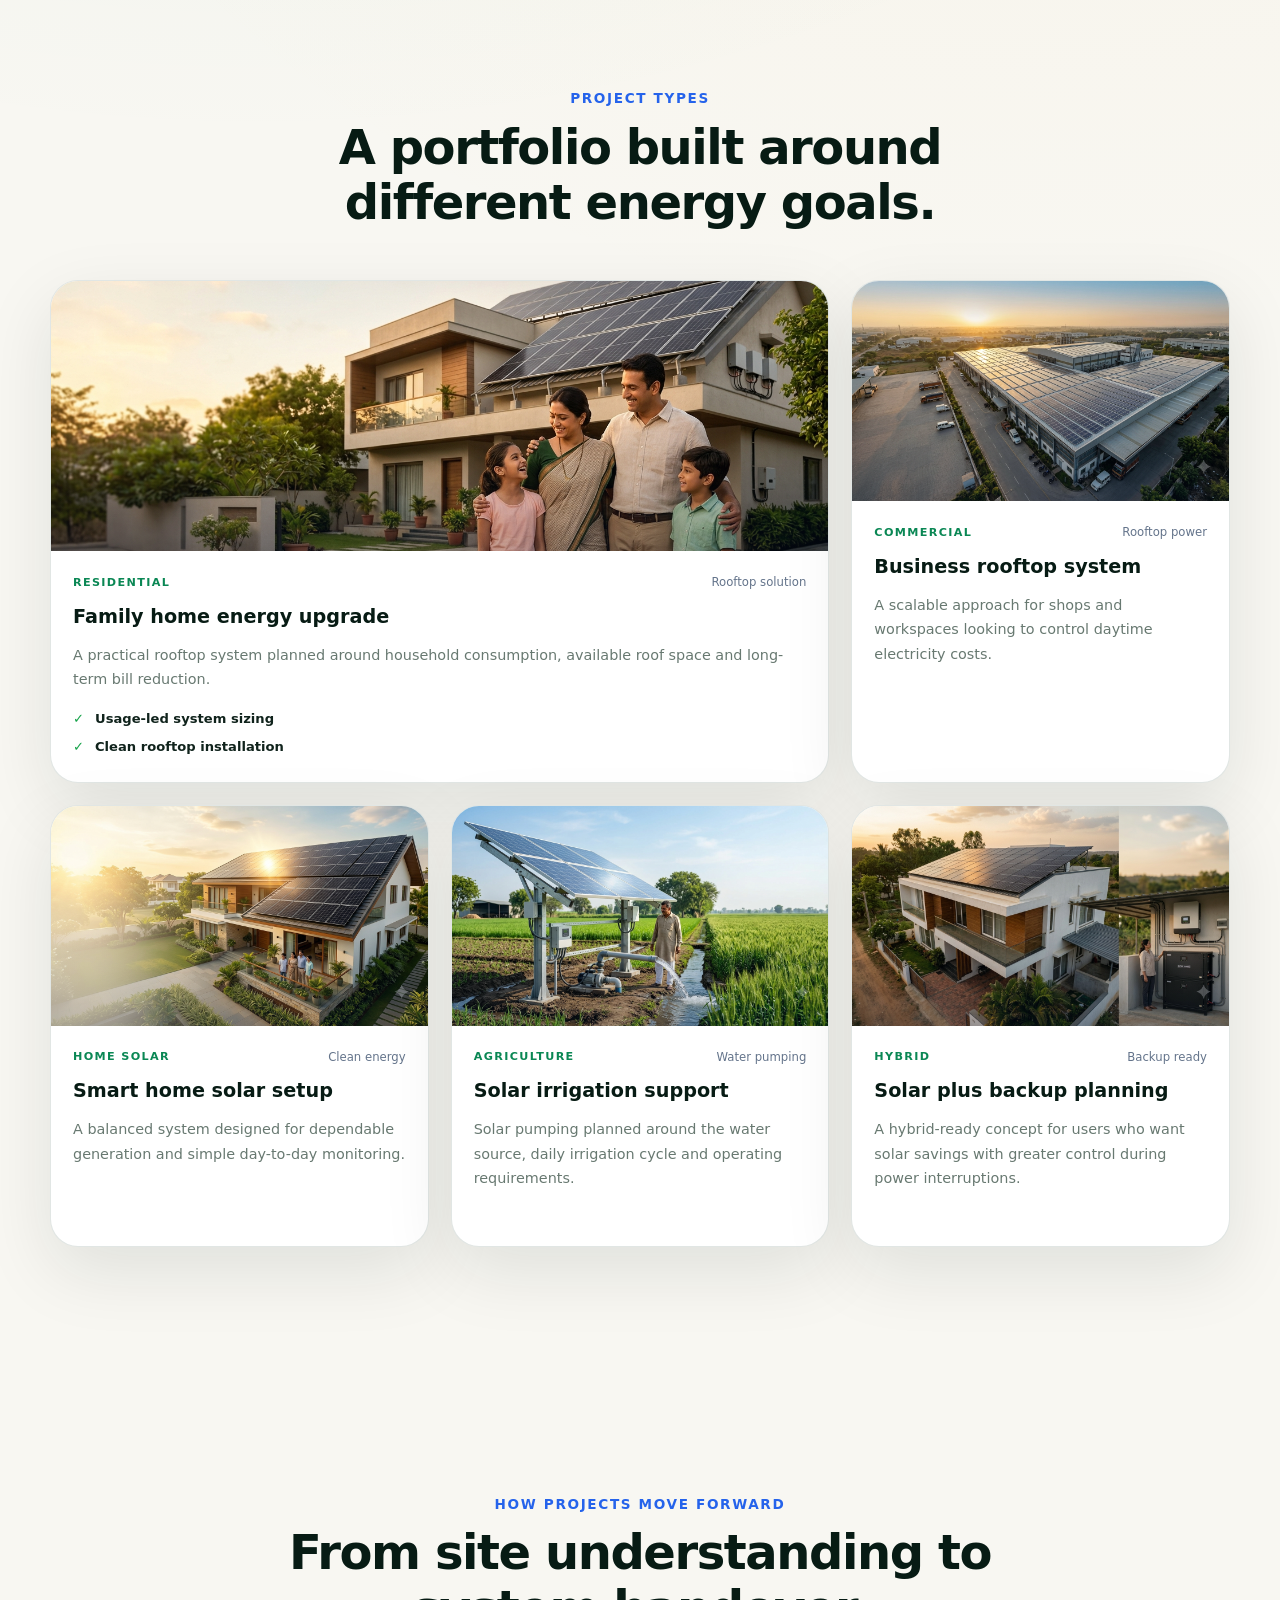
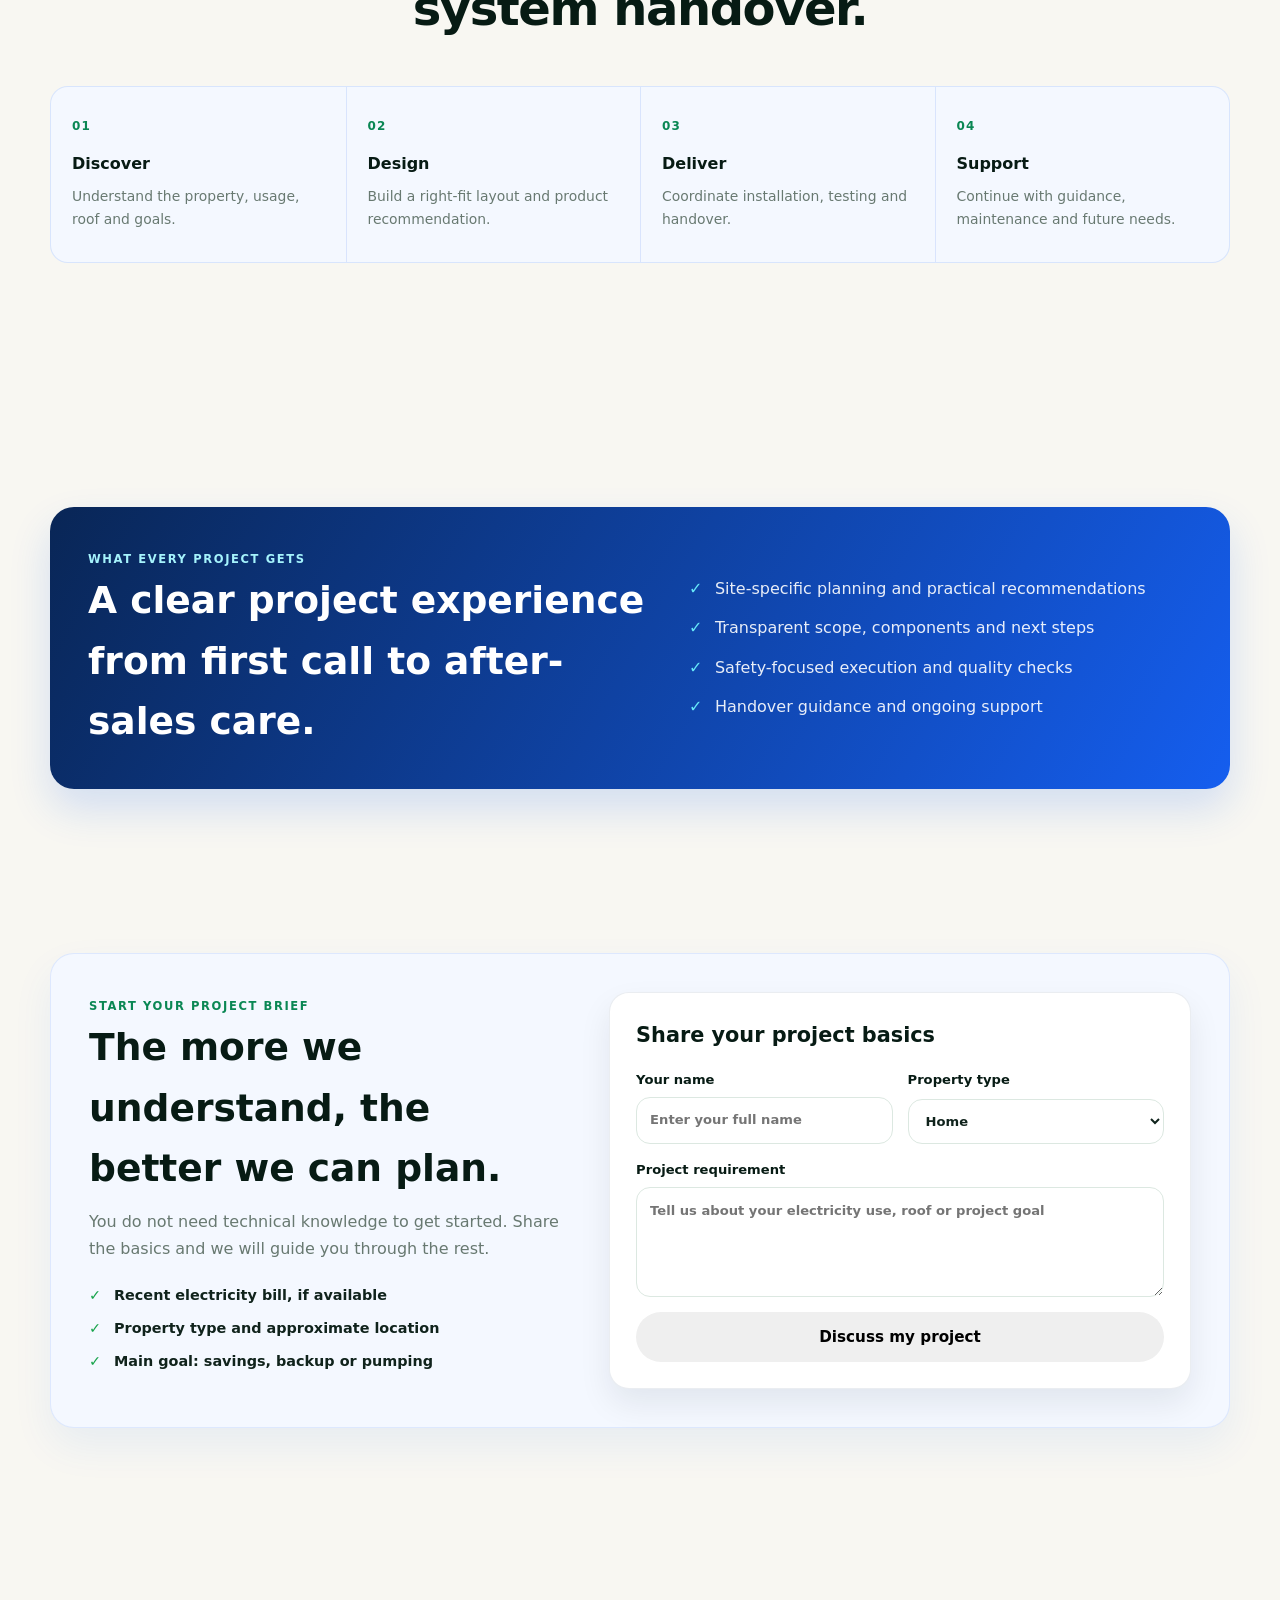
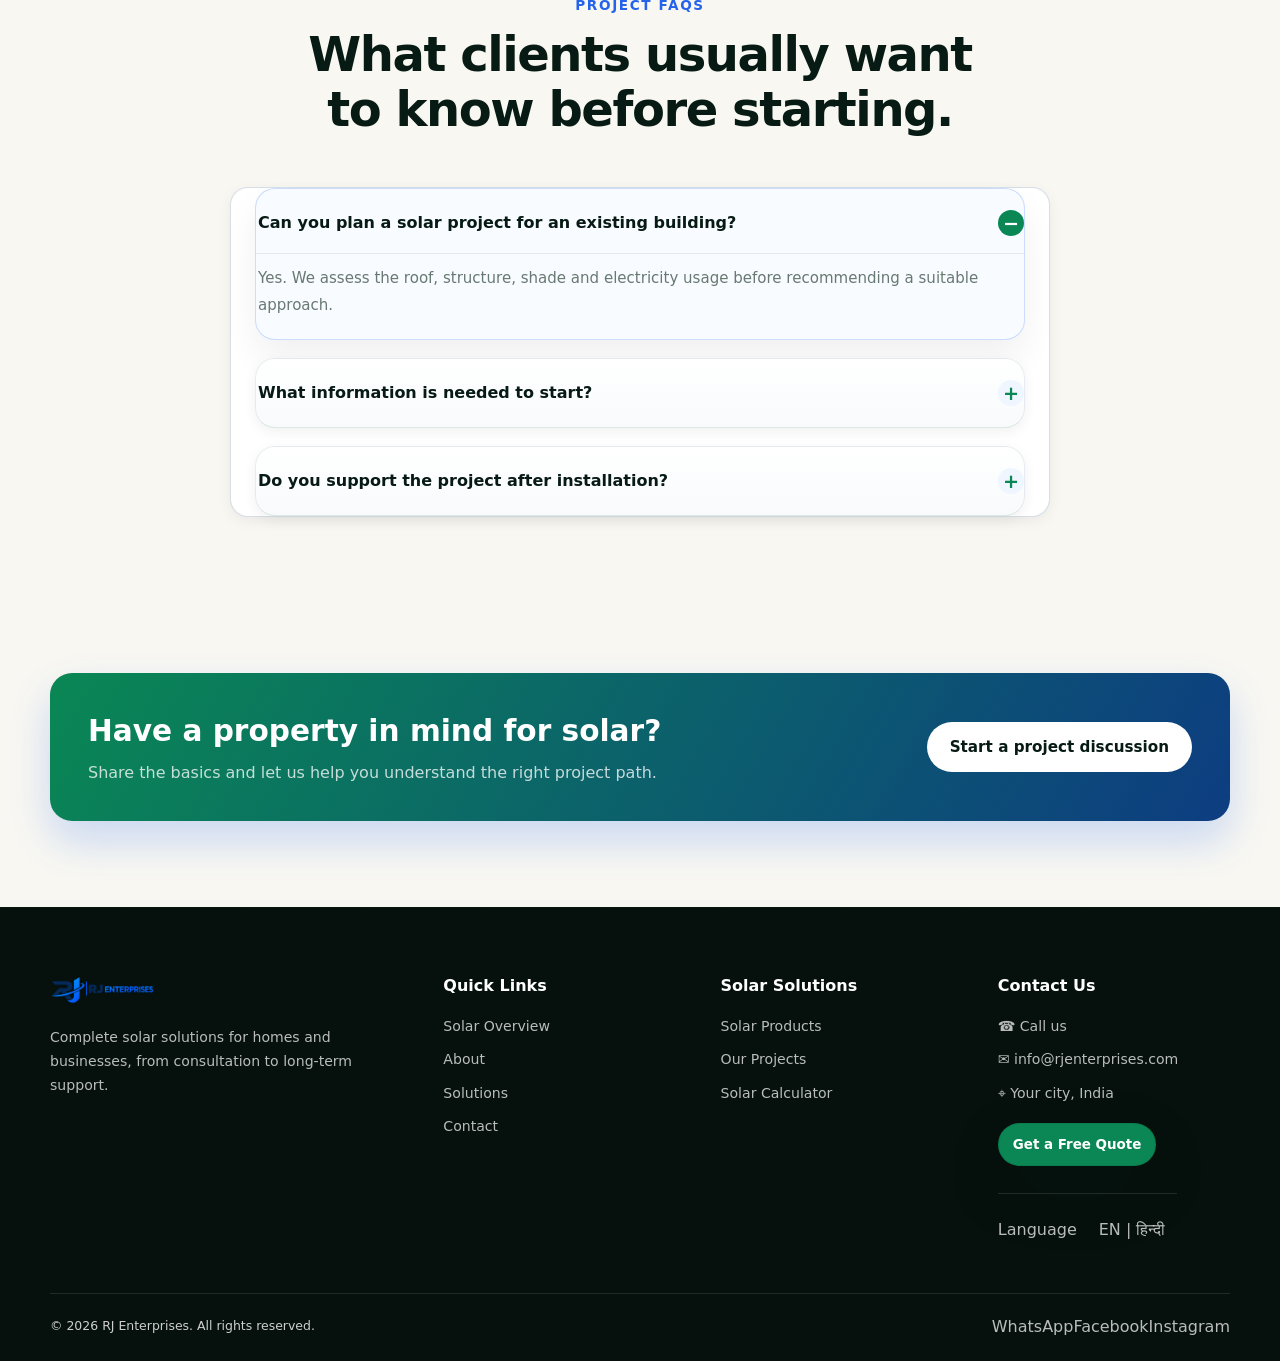
<file: solar/pages/projects.html>
<!DOCTYPE html>
<!DOCTYPE html>

<html lang="en">
<head>
<meta charset="utf-8"/>
<meta content="width=device-width, initial-scale=1.0" name="viewport"/>
<meta content="Explore residential, commercial and agricultural solar project solutions from RJ Enterprises." name="description"/>
<title>Our Projects | RJ Enterprises</title>
<link href="../style.css" rel="stylesheet"/>
</head>
<body>

<main class="inner-page projects-page">
<section data-reveal="" class="page-hero"><div class="solar-division-badge">☀ RJ Enterprises • Solar Division</div><div class="page-hero-content"><p class="page-kicker" data-en="RJ ENTERPRISES PROJECT PORTFOLIO" data-hi="RJ एंटरप्राइजेज प्रोजेक्ट पोर्टफोलियो">RJ ENTERPRISES PROJECT PORTFOLIO</p><h1 data-en="Solar projects planned for real places and real energy needs." data-hi="वास्तविक जगहों और ऊर्जा जरूरतों के लिए तैयार सोलर प्रोजेक्ट।">Solar projects planned for real places and real energy needs.</h1><p data-en="Explore the types of installations we design, coordinate and support for homes, businesses, farms and institutions." data-hi="घरों, व्यवसायों, खेतों और संस्थानों के लिए हमारे डिजाइन, इंस्टॉलेशन और सहायता समाधान देखें।">Explore the types of installations we design, coordinate and support for homes, businesses, farms and institutions.</p></div></section>
<section data-reveal="" class="page-content projects-intro"><div class="section-heading"><span data-en="Our work" data-hi="हमारा काम">Our work</span><h2 data-en="Every project starts with a better understanding of the site." data-hi="हर प्रोजेक्ट साइट को बेहतर समझने से शुरू होता है।">Every project starts with a better understanding of the site.</h2></div><p class="projects-lead" data-en="We do not treat solar as a one-size-fits-all package. Roof direction, electricity usage, shade, backup expectations and budget all shape the final solution." data-hi="हम सोलर को एक जैसा पैकेज नहीं मानते। छत की दिशा, बिजली खपत, छाया, बैकअप जरूरत और बजट अंतिम समाधान को तय करते हैं।">We do not treat solar as a one-size-fits-all package. Roof direction, electricity usage, shade, backup expectations and budget all shape the final solution.</p></section>
<section data-reveal="" class="page-content project-metrics"><div><strong>01</strong><span data-en="Residential rooftops" data-hi="घरेलू रूफटॉप">Residential rooftops</span><p data-en="Right-sized systems for everyday household energy use." data-hi="दैनिक घरेलू ऊर्जा उपयोग के लिए सही क्षमता वाले सिस्टम।">Right-sized systems for everyday household energy use.</p></div><div><strong>02</strong><span data-en="Commercial spaces" data-hi="कमर्शियल जगहें">Commercial spaces</span><p data-en="Scalable solutions for shops, offices and institutions." data-hi="दुकानों, कार्यालयों और संस्थानों के लिए विस्तार योग्य समाधान।">Scalable solutions for shops, offices and institutions.</p></div><div><strong>03</strong><span data-en="Farm applications" data-hi="कृषि उपयोग">Farm applications</span><p data-en="Solar pumping and agricultural energy support." data-hi="सोलर पंपिंग और कृषि ऊर्जा सहायता।">Solar pumping and agricultural energy support.</p></div></section>
<section data-reveal="" class="page-content project-showcase"><div class="section-heading center"><span data-en="Project types" data-hi="प्रोजेक्ट प्रकार">Project types</span><h2 data-en="A portfolio built around different energy goals." data-hi="अलग-अलग ऊर्जा लक्ष्यों के अनुसार पोर्टफोलियो।">A portfolio built around different energy goals.</h2></div><div class="project-grid">
<article data-reveal="" class="project-card project-card-wide"><div class="project-image"><img alt="Residential solar project on a family home" src="../assets/images/family-home-solar.png"/></div><div class="project-card-body"><div class="project-card-top"><span data-en="Residential" data-hi="घरेलू">Residential</span><small data-en="Rooftop solution" data-hi="रूफटॉप समाधान">Rooftop solution</small></div><h3 data-en="Family home energy upgrade" data-hi="परिवार के घर का ऊर्जा अपग्रेड">Family home energy upgrade</h3><p data-en="A practical rooftop system planned around household consumption, available roof space and long-term bill reduction." data-hi="घरेलू खपत, उपलब्ध छत और लंबे समय की बिल बचत के अनुसार तैयार रूफटॉप सिस्टम।">A practical rooftop system planned around household consumption, available roof space and long-term bill reduction.</p><ul><li data-en="Usage-led system sizing" data-hi="खपत के अनुसार सिस्टम क्षमता">Usage-led system sizing</li><li data-en="Clean rooftop installation" data-hi="साफ रूफटॉप इंस्टॉलेशन">Clean rooftop installation</li></ul></div></article>
<article data-reveal="" class="project-card"><div class="project-image"><img alt="Commercial rooftop solar project" src="../assets/images/commercial-rooftop-solar.png"/></div><div class="project-card-body"><div class="project-card-top"><span data-en="Commercial" data-hi="कमर्शियल">Commercial</span><small data-en="Rooftop power" data-hi="रूफटॉप पावर">Rooftop power</small></div><h3 data-en="Business rooftop system" data-hi="व्यवसाय का रूफटॉप सिस्टम">Business rooftop system</h3><p data-en="A scalable approach for shops and workspaces looking to control daytime electricity costs." data-hi="दुकानों और कार्यस्थलों के लिए दिन के बिजली खर्च को नियंत्रित करने वाला विस्तार योग्य समाधान।">A scalable approach for shops and workspaces looking to control daytime electricity costs.</p></div></article>
<article data-reveal="" class="project-card"><div class="project-image"><img alt="Solar-powered home project" src="../assets/images/solar-powered-home.png"/></div><div class="project-card-body"><div class="project-card-top"><span data-en="Home solar" data-hi="होम सोलर">Home solar</span><small data-en="Clean energy" data-hi="स्वच्छ ऊर्जा">Clean energy</small></div><h3 data-en="Smart home solar setup" data-hi="स्मार्ट होम सोलर सेटअप">Smart home solar setup</h3><p data-en="A balanced system designed for dependable generation and simple day-to-day monitoring." data-hi="भरोसेमंद जनरेशन और आसान दैनिक मॉनिटरिंग के लिए संतुलित सिस्टम।">A balanced system designed for dependable generation and simple day-to-day monitoring.</p></div></article>
<article data-reveal="" class="project-card"><div class="project-image"><img alt="Solar irrigation project for a farm" src="../assets/images/solar-irrigation-pump.png"/></div><div class="project-card-body"><div class="project-card-top"><span data-en="Agriculture" data-hi="कृषि">Agriculture</span><small data-en="Water pumping" data-hi="जल पंपिंग">Water pumping</small></div><h3 data-en="Solar irrigation support" data-hi="सोलर सिंचाई सहायता">Solar irrigation support</h3><p data-en="Solar pumping planned around the water source, daily irrigation cycle and operating requirements." data-hi="जल स्रोत, दैनिक सिंचाई चक्र और संचालन जरूरतों के अनुसार सोलर पंपिंग।">Solar pumping planned around the water source, daily irrigation cycle and operating requirements.</p></div></article>
<article data-reveal="" class="project-card"><div class="project-image"><img alt="Hybrid solar system project for a home" src="../assets/images/hybrid-home-solar-system.png"/></div><div class="project-card-body"><div class="project-card-top"><span data-en="Hybrid" data-hi="हाइब्रिड">Hybrid</span><small data-en="Backup ready" data-hi="बैकअप तैयार">Backup ready</small></div><h3 data-en="Solar plus backup planning" data-hi="सोलर और बैकअप प्लानिंग">Solar plus backup planning</h3><p data-en="A hybrid-ready concept for users who want solar savings with greater control during power interruptions." data-hi="उन उपयोगकर्ताओं के लिए हाइब्रिड समाधान, जो बिजली कटौती के दौरान अधिक नियंत्रण चाहते हैं।">A hybrid-ready concept for users who want solar savings with greater control during power interruptions.</p></div></article>
</div></section>
<section data-reveal="" class="page-content project-process"><div class="section-heading center"><span data-en="How projects move forward" data-hi="प्रोजेक्ट कैसे आगे बढ़ते हैं">How projects move forward</span><h2 data-en="From site understanding to system handover." data-hi="साइट समझने से सिस्टम हैंडओवर तक।">From site understanding to system handover.</h2></div><div class="project-process-grid"><div><strong>01</strong><h3 data-en="Discover" data-hi="समझना">Discover</h3><p data-en="Understand the property, usage, roof and goals." data-hi="प्रॉपर्टी, खपत, छत और लक्ष्यों को समझना।">Understand the property, usage, roof and goals.</p></div><div><strong>02</strong><h3 data-en="Design" data-hi="डिजाइन करना">Design</h3><p data-en="Build a right-fit layout and product recommendation." data-hi="सही लेआउट और उत्पाद सुझाव तैयार करना।">Build a right-fit layout and product recommendation.</p></div><div><strong>03</strong><h3 data-en="Deliver" data-hi="डिलीवर करना">Deliver</h3><p data-en="Coordinate installation, testing and handover." data-hi="इंस्टॉलेशन, टेस्टिंग और हैंडओवर का समन्वय करना।">Coordinate installation, testing and handover.</p></div><div><strong>04</strong><h3 data-en="Support" data-hi="सहायता देना">Support</h3><p data-en="Continue with guidance, maintenance and future needs." data-hi="मार्गदर्शन, रखरखाव और भविष्य की जरूरतों में साथ देना।">Continue with guidance, maintenance and future needs.</p></div></div></section>
<section data-reveal="" class="page-content project-standards"><div class="project-standards-panel"><div><span class="section-tag" data-en="What every project gets" data-hi="हर प्रोजेक्ट में शामिल">What every project gets</span><h2 data-en="A clear project experience from first call to after-sales care." data-hi="पहली कॉल से बिक्री के बाद सहायता तक स्पष्ट प्रोजेक्ट अनुभव।">A clear project experience from first call to after-sales care.</h2></div><ul><li data-en="Site-specific planning and practical recommendations" data-hi="साइट के अनुसार प्लानिंग और उपयोगी सुझाव">Site-specific planning and practical recommendations</li><li data-en="Transparent scope, components and next steps" data-hi="स्पष्ट काम, कंपोनेंट और अगले कदम">Transparent scope, components and next steps</li><li data-en="Safety-focused execution and quality checks" data-hi="सुरक्षा-केंद्रित काम और गुणवत्ता जांच">Safety-focused execution and quality checks</li><li data-en="Handover guidance and ongoing support" data-hi="हैंडओवर मार्गदर्शन और लगातार सहायता">Handover guidance and ongoing support</li></ul></div></section>
<section data-reveal="" class="page-content project-start-section"><div class="project-start-copy"><span class="section-tag" data-en="Start your project brief" data-hi="अपना प्रोजेक्ट ब्रीफ शुरू करें">Start your project brief</span><h2 data-en="The more we understand, the better we can plan." data-hi="हम जितना बेहतर समझेंगे, उतनी अच्छी योजना बना पाएंगे।">The more we understand, the better we can plan.</h2><p data-en="You do not need technical knowledge to get started. Share the basics and we will guide you through the rest." data-hi="शुरू करने के लिए तकनीकी जानकारी जरूरी नहीं है। बुनियादी जानकारी साझा करें और हम आगे की प्रक्रिया में आपका मार्गदर्शन करेंगे।">You do not need technical knowledge to get started. Share the basics and we will guide you through the rest.</p><ul><li data-en="Recent electricity bill, if available" data-hi="यदि उपलब्ध हो तो हाल का बिजली बिल">Recent electricity bill, if available</li><li data-en="Property type and approximate location" data-hi="प्रॉपर्टी का प्रकार और अनुमानित स्थान">Property type and approximate location</li><li data-en="Main goal: savings, backup or pumping" data-hi="मुख्य लक्ष्य: बचत, बैकअप या पंपिंग">Main goal: savings, backup or pumping</li></ul></div><form action="mailto:info@rjenterprises.com" class="project-start-form" enctype="text/plain" method="post"><h3 data-en="Share your project basics" data-hi="अपने प्रोजेक्ट की जानकारी साझा करें">Share your project basics</h3><label><span data-en="Your name" data-hi="आपका नाम">Your name</span><input name="name" placeholder="Enter your full name" required="" type="text"/></label><label><span data-en="Property type" data-hi="प्रॉपर्टी का प्रकार">Property type</span><select name="property"><option data-en="Home" data-hi="घर">Home</option><option data-en="Shop or office" data-hi="दुकान या कार्यालय">Shop or office</option><option data-en="Farm" data-hi="खेत">Farm</option><option data-en="Institution or factory" data-hi="संस्थान या फैक्टरी">Institution or factory</option></select></label><label><span data-en="Project requirement" data-hi="प्रोजेक्ट की जरूरत">Project requirement</span><textarea name="requirement" placeholder="Tell us about your electricity use, roof or project goal" rows="4"></textarea></label><button class="btn" data-en="Discuss my project" data-hi="मेरे प्रोजेक्ट पर बात करें" type="submit">Discuss my project</button></form></section>
<section data-reveal="" class="page-content project-faq"><div class="section-heading center"><span data-en="Project FAQs" data-hi="प्रोजेक्ट संबंधी प्रश्न">Project FAQs</span><h2 data-en="What clients usually want to know before starting." data-hi="शुरू करने से पहले ग्राहक आमतौर पर क्या जानना चाहते हैं।">What clients usually want to know before starting.</h2></div><div class="faq-list"><details open=""><summary data-en="Can you plan a solar project for an existing building?" data-hi="क्या मौजूदा बिल्डिंग के लिए सोलर प्रोजेक्ट प्लान कर सकते हैं?">Can you plan a solar project for an existing building?</summary><p data-en="Yes. We assess the roof, structure, shade and electricity usage before recommending a suitable approach." data-hi="हां। हम उपयुक्त समाधान सुझाने से पहले छत, स्ट्रक्चर, छाया और बिजली खपत का मूल्यांकन करते हैं।">Yes. We assess the roof, structure, shade and electricity usage before recommending a suitable approach.</p></details><details><summary data-en="What information is needed to start?" data-hi="शुरू करने के लिए कौन-सी जानकारी चाहिए?">What information is needed to start?</summary><p data-en="A recent electricity bill, property type, approximate location and your main energy goal are a useful starting point." data-hi="हाल का बिजली बिल, प्रॉपर्टी का प्रकार, अनुमानित स्थान और आपकी मुख्य ऊर्जा जरूरत शुरुआत के लिए उपयोगी हैं।">A recent electricity bill, property type, approximate location and your main energy goal are a useful starting point.</p></details><details><summary data-en="Do you support the project after installation?" data-hi="क्या इंस्टॉलेशन के बाद भी सहायता मिलती है?">Do you support the project after installation?</summary><p data-en="Yes. We continue with handover guidance, maintenance advice and support for future system needs." data-hi="हां। हम हैंडओवर मार्गदर्शन, रखरखाव सलाह और भविष्य की सिस्टम जरूरतों में सहायता जारी रखते हैं।">Yes. We continue with handover guidance, maintenance advice and support for future system needs.</p></details></div></section>
<section data-reveal="" class="page-cta"><div class="page-cta-inner"><div><h2 data-en="Have a property in mind for solar?" data-hi="क्या आपके मन में सोलर के लिए कोई प्रॉपर्टी है?">Have a property in mind for solar?</h2><p data-en="Share the basics and let us help you understand the right project path." data-hi="बुनियादी जानकारी साझा करें और सही प्रोजेक्ट प्रक्रिया समझने में मदद लें।">Share the basics and let us help you understand the right project path.</p></div><a class="btn" data-en="Start a project discussion" data-hi="प्रोजेक्ट पर चर्चा शुरू करें" href="../../pages/contact.html">Start a project discussion</a></div></section>
</main>

<script src="../script.js"></script>
<div class="solar-floating-actions" aria-label="Quick actions"><a class="solar-float-call" href="tel:+918382830598" aria-label="Call RJ Enterprises now" title="Call Now">☎ <span data-en="Call Now" data-hi="अभी कॉल करें">Call Now</span></a><a class="solar-float-wa" href="https://wa.me/918382830598" target="_blank" rel="noopener" aria-label="WhatsApp RJ Enterprises" title="WhatsApp">☘ <span data-en="WhatsApp" data-hi="व्हाट्सऐप">WhatsApp</span></a><a class="solar-float-ai" href="../index.html#ai" aria-label="Open AI Assistant" title="AI Assistant">✦ <span data-en="AI Assistant" data-hi="AI असिस्टेंट">AI Assistant</span></a><a class="solar-float-solar" href="../index.html" aria-label="Solar Overview" title="Solar">☀ <span data-en="Solar" data-hi="सोलर">Solar</span></a></div></body>
</html>
</file>
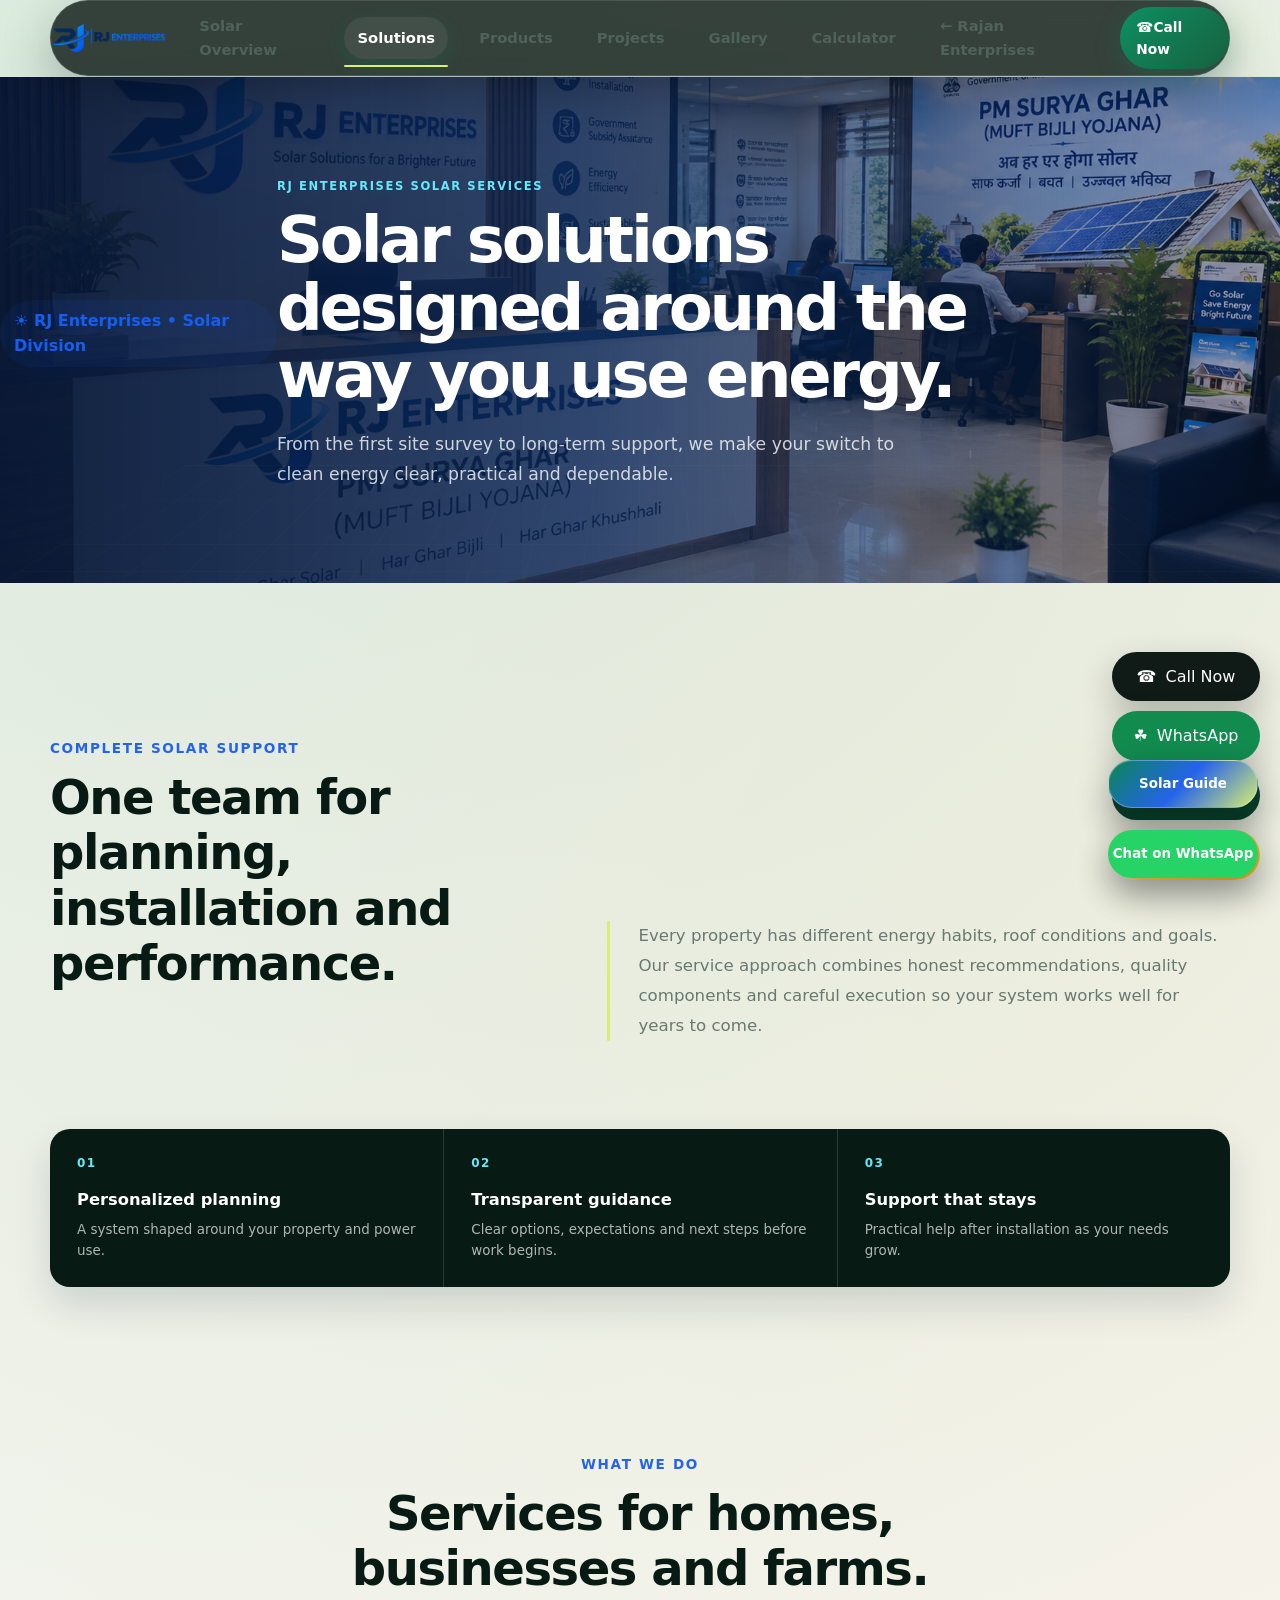
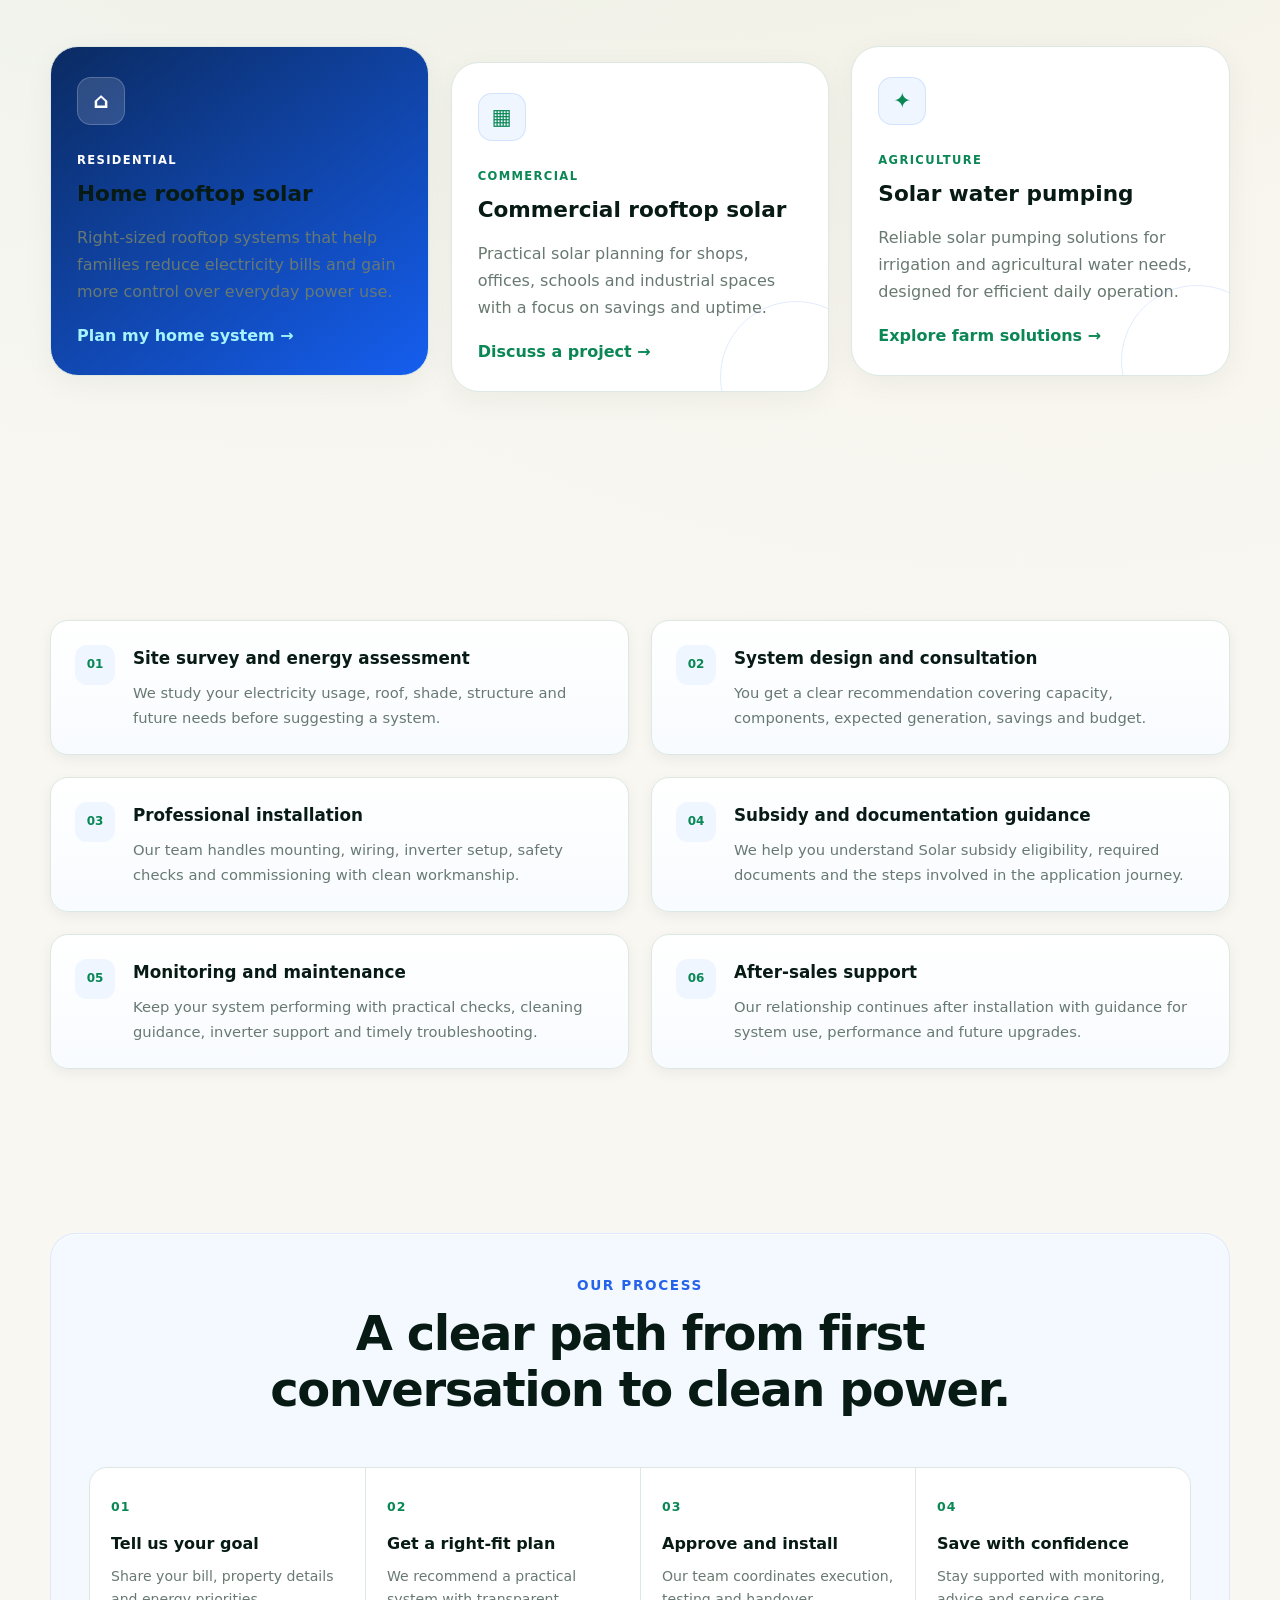
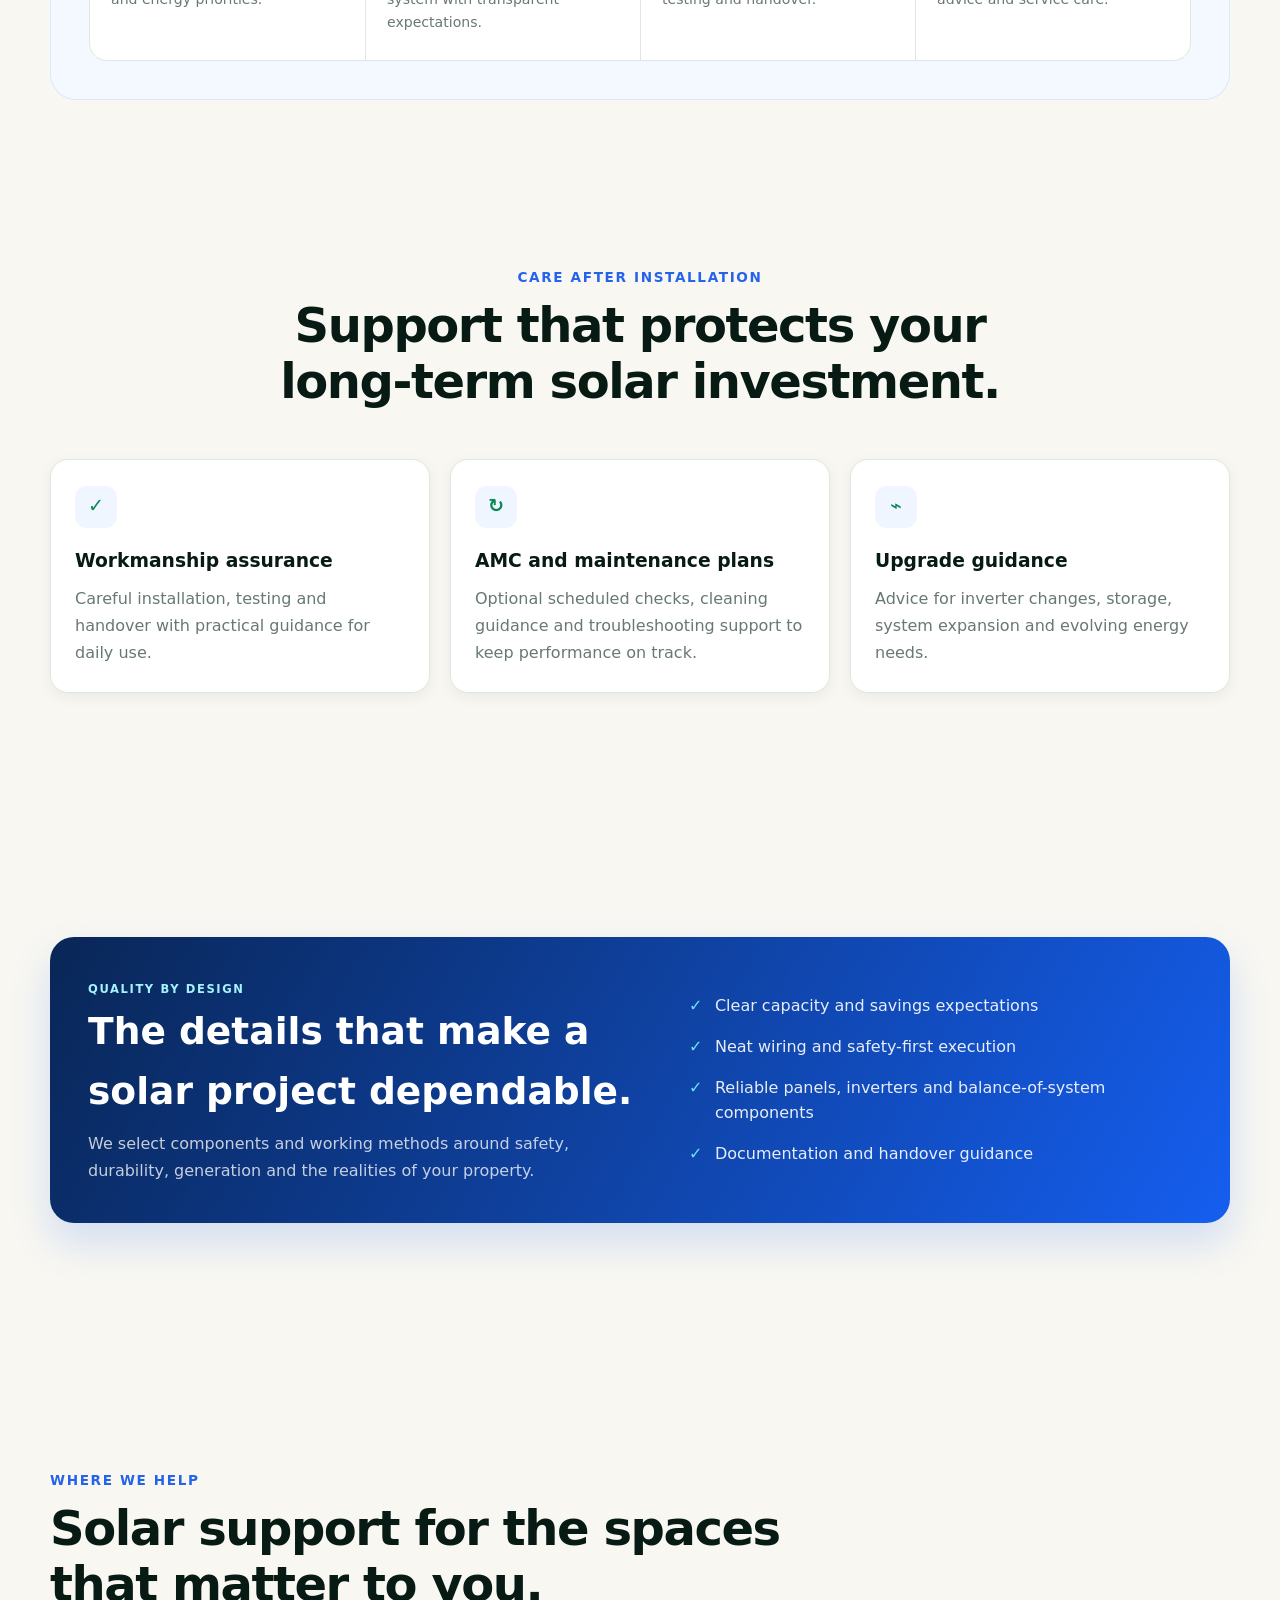
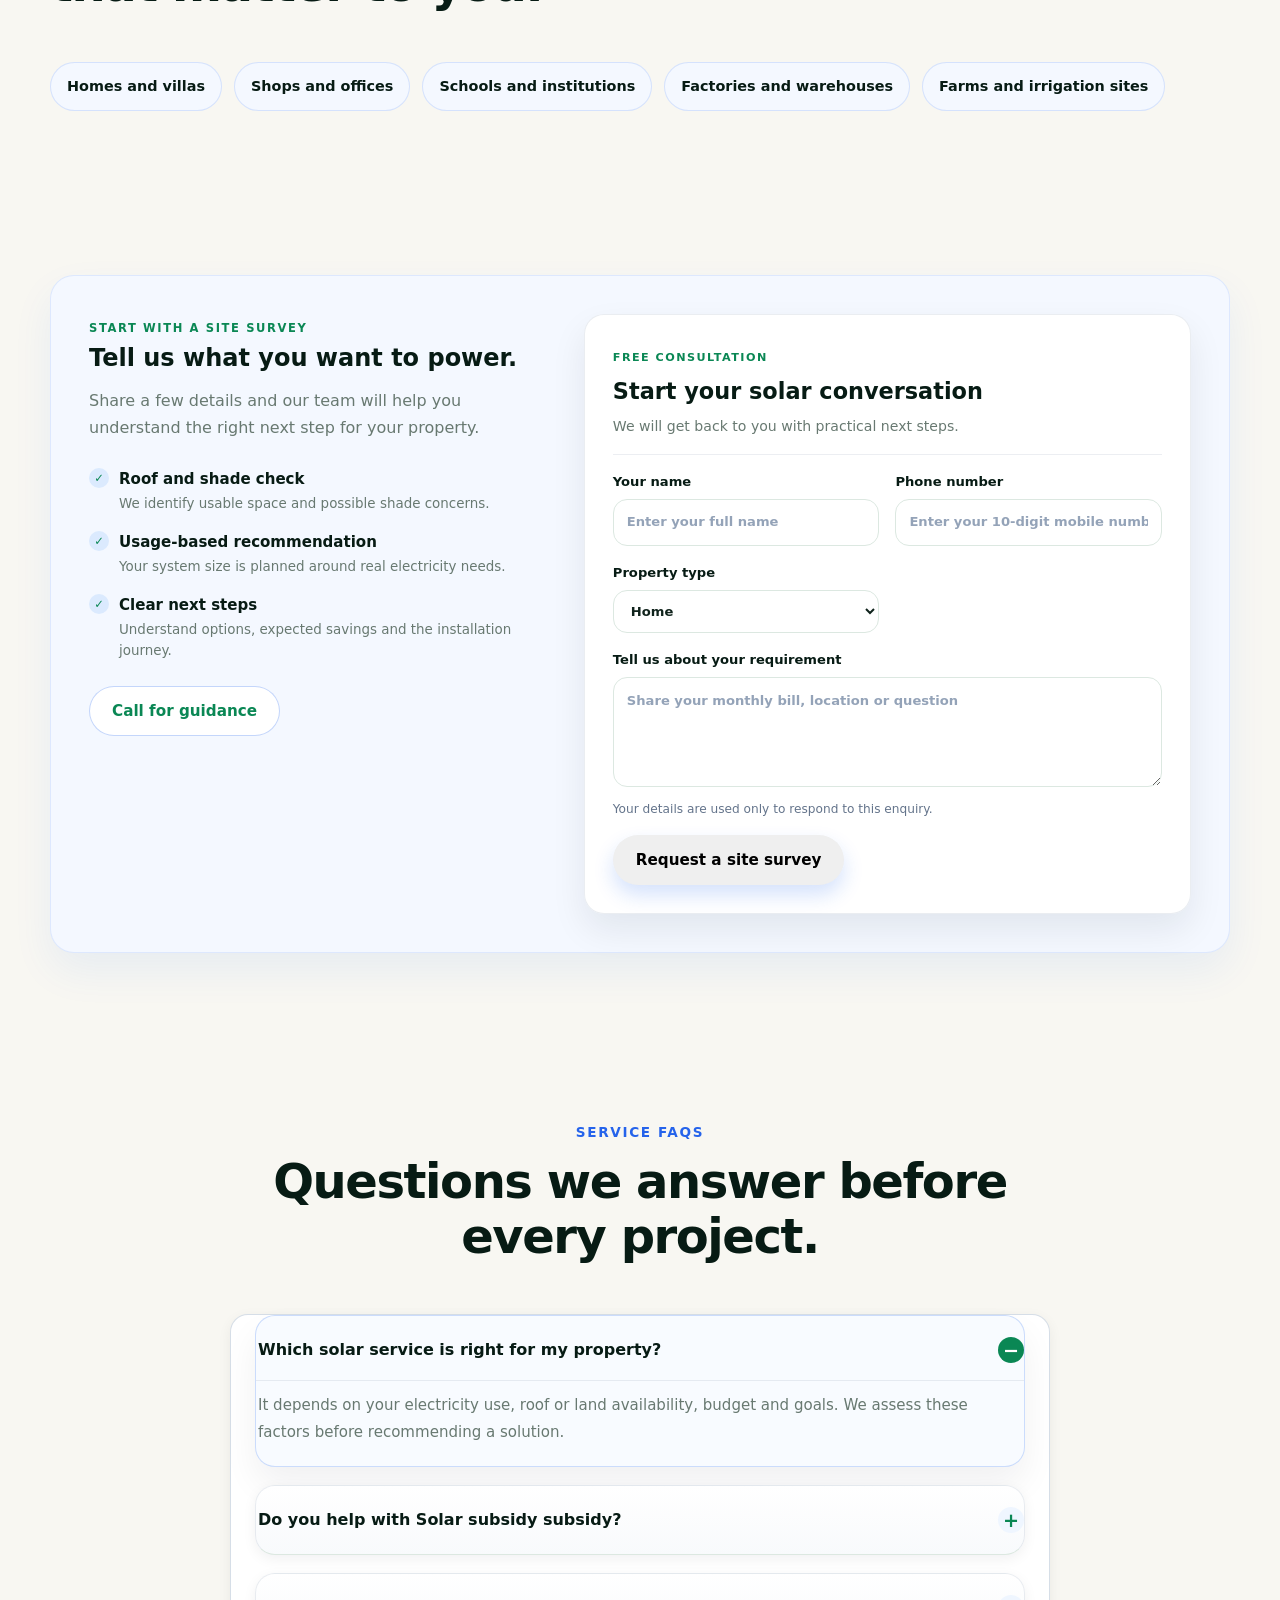
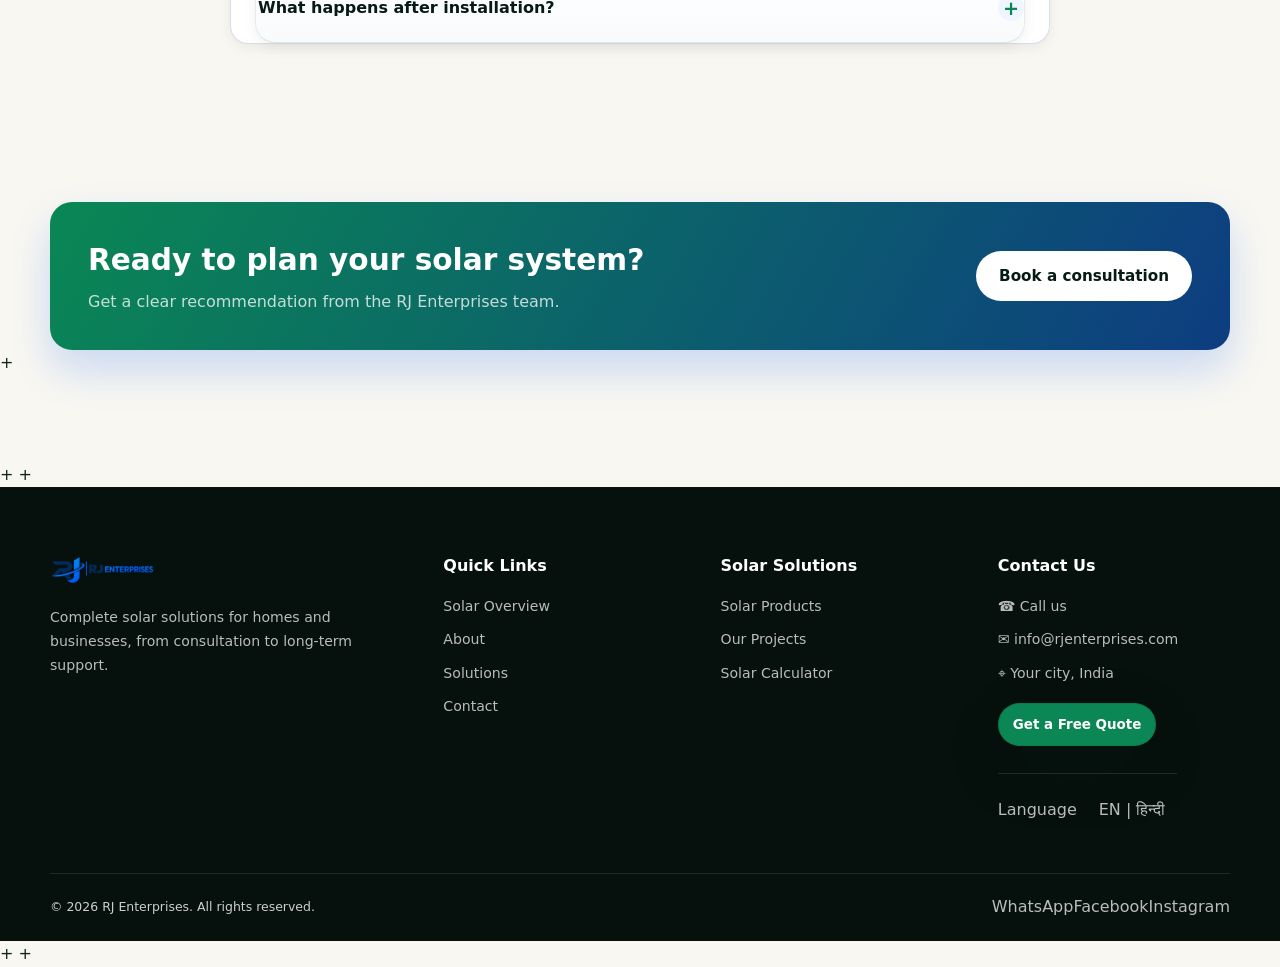
<file: solar/pages/services.html>
<!DOCTYPE html>
<!DOCTYPE html>

<html lang="en">
<head>
<meta charset="utf-8"/>
<meta content="width=device-width, initial-scale=1.0" name="viewport"/>
<meta content="Residential, commercial and agricultural solar services from RJ Enterprises." name="description"/>
<title>Solar Services | RJ Enterprises</title>
<link href="../style.css" rel="stylesheet"/>
</head>
<body>

<main class="inner-page services-page">
<section data-reveal="" class="page-hero"><div class="solar-division-badge">☀ RJ Enterprises • Solar Division</div><div class="page-hero-content"><p class="page-kicker" data-en="RJ ENTERPRISES SOLAR SERVICES" data-hi="RJ एंटरप्राइजेज सोलर सेवाएं">RJ ENTERPRISES SOLAR SERVICES</p><h1 data-en="Solar solutions designed around the way you use energy." data-hi="आपकी ऊर्जा जरूरतों के अनुसार तैयार सोलर समाधान।">Solar solutions designed around the way you use energy.</h1><p data-en="From the first site survey to long-term support, we make your switch to clean energy clear, practical and dependable." data-hi="पहले साइट सर्वे से लेकर लंबे समय की सहायता तक, हम स्वच्छ ऊर्जा की ओर आपका कदम आसान, उपयोगी और भरोसेमंद बनाते हैं।">From the first site survey to long-term support, we make your switch to clean energy clear, practical and dependable.</p></div></section>
<section data-reveal="" class="page-content services-intro"><div class="section-heading"><span data-en="Complete solar support" data-hi="संपूर्ण सोलर सहायता">Complete solar support</span><h2 data-en="One team for planning, installation and performance." data-hi="प्लानिंग, इंस्टॉलेशन और प्रदर्शन के लिए एक टीम।">One team for planning, installation and performance.</h2></div><p class="services-lead" data-en="Every property has different energy habits, roof conditions and goals. Our service approach combines honest recommendations, quality components and careful execution so your system works well for years to come." data-hi="हर प्रॉपर्टी की ऊर्जा जरूरत, छत की स्थिति और लक्ष्य अलग होते हैं। हमारी सेवा में ईमानदार सलाह, गुणवत्ता वाले कंपोनेंट और सावधानीपूर्ण काम शामिल हैं, ताकि आपका सिस्टम लंबे समय तक अच्छा प्रदर्शन करे।">Every property has different energy habits, roof conditions and goals. Our service approach combines honest recommendations, quality components and careful execution so your system works well for years to come.</p></section>
<section data-reveal="" class="page-content service-promise-strip"><div><strong>01</strong><span data-en="Personalized planning" data-hi="व्यक्तिगत प्लानिंग">Personalized planning</span><p data-en="A system shaped around your property and power use." data-hi="आपकी प्रॉपर्टी और बिजली खपत के अनुसार सिस्टम।">A system shaped around your property and power use.</p></div><div><strong>02</strong><span data-en="Transparent guidance" data-hi="पारदर्शी मार्गदर्शन">Transparent guidance</span><p data-en="Clear options, expectations and next steps before work begins." data-hi="काम शुरू होने से पहले स्पष्ट विकल्प, अपेक्षाएं और अगले कदम।">Clear options, expectations and next steps before work begins.</p></div><div><strong>03</strong><span data-en="Support that stays" data-hi="साथ रहने वाली सहायता">Support that stays</span><p data-en="Practical help after installation as your needs grow." data-hi="इंस्टॉलेशन के बाद जरूरत बढ़ने पर उपयोगी सहायता।">Practical help after installation as your needs grow.</p></div></section>
<section data-reveal="" class="page-content service-offerings"><div class="section-heading center"><span data-en="What we do" data-hi="हम क्या करते हैं">What we do</span><h2 data-en="Services for homes, businesses and farms." data-hi="घरों, व्यवसायों और खेतों के लिए सेवाएं।">Services for homes, businesses and farms.</h2></div><div class="service-grid">
<article data-reveal="" class="service-card service-card-featured"><div class="service-icon">⌂</div><p class="service-label" data-en="Residential" data-hi="घरेलू सोलर">Residential</p><h3 data-en="Home rooftop solar" data-hi="घर का रूफटॉप सोलर">Home rooftop solar</h3><p data-en="Right-sized rooftop systems that help families reduce electricity bills and gain more control over everyday power use." data-hi="परिवारों के लिए सही क्षमता वाले रूफटॉप सिस्टम, जो बिजली बिल कम करने और ऊर्जा पर बेहतर नियंत्रण में मदद करें।">Right-sized rooftop systems that help families reduce electricity bills and gain more control over everyday power use.</p><a class="text-link" data-en="Plan my home system →" data-hi="मेरे घर का सिस्टम प्लान करें →" href="../../pages/contact.html">Plan my home system →</a></article>
<article data-reveal="" class="service-card"><div class="service-icon">▦</div><p class="service-label" data-en="Commercial" data-hi="कमर्शियल सोलर">Commercial</p><h3 data-en="Commercial rooftop solar" data-hi="कमर्शियल रूफटॉप सोलर">Commercial rooftop solar</h3><p data-en="Practical solar planning for shops, offices, schools and industrial spaces with a focus on savings and uptime." data-hi="दुकानों, कार्यालयों, स्कूलों और औद्योगिक जगहों के लिए बचत और निरंतर बिजली पर केंद्रित सोलर प्लानिंग।">Practical solar planning for shops, offices, schools and industrial spaces with a focus on savings and uptime.</p><a class="text-link" data-en="Discuss a project →" data-hi="प्रोजेक्ट पर बात करें →" href="../../pages/contact.html">Discuss a project →</a></article>
<article data-reveal="" class="service-card"><div class="service-icon">✦</div><p class="service-label" data-en="Agriculture" data-hi="कृषि सोलर">Agriculture</p><h3 data-en="Solar water pumping" data-hi="सोलर वाटर पंपिंग">Solar water pumping</h3><p data-en="Reliable solar pumping solutions for irrigation and agricultural water needs, designed for efficient daily operation." data-hi="सिंचाई और कृषि जल जरूरतों के लिए भरोसेमंद सोलर पंपिंग समाधान, जो रोजाना कुशल संचालन के लिए तैयार हों।">Reliable solar pumping solutions for irrigation and agricultural water needs, designed for efficient daily operation.</p><a class="text-link" data-en="Explore farm solutions →" data-hi="कृषि समाधान देखें →" href="../../pages/contact.html">Explore farm solutions →</a></article>
</div></section>
<section data-reveal="" class="page-content service-detail-grid">
<article data-reveal="" class="service-detail-card"><span class="card-number">01</span><div><h3 data-en="Site survey and energy assessment" data-hi="साइट सर्वे और ऊर्जा मूल्यांकन">Site survey and energy assessment</h3><p data-en="We study your electricity usage, roof, shade, structure and future needs before suggesting a system." data-hi="सिस्टम सुझाने से पहले हम आपकी बिजली खपत, छत, छाया, स्ट्रक्चर और भविष्य की जरूरतों का अध्ययन करते हैं।">We study your electricity usage, roof, shade, structure and future needs before suggesting a system.</p></div></article>
<article data-reveal="" class="service-detail-card"><span class="card-number">02</span><div><h3 data-en="System design and consultation" data-hi="सिस्टम डिजाइन और सलाह">System design and consultation</h3><p data-en="You get a clear recommendation covering capacity, components, expected generation, savings and budget." data-hi="आपको क्षमता, कंपोनेंट, अनुमानित जनरेशन, बचत और बजट के साथ स्पष्ट सुझाव मिलता है।">You get a clear recommendation covering capacity, components, expected generation, savings and budget.</p></div></article>
<article data-reveal="" class="service-detail-card"><span class="card-number">03</span><div><h3 data-en="Professional installation" data-hi="पेशेवर इंस्टॉलेशन">Professional installation</h3><p data-en="Our team handles mounting, wiring, inverter setup, safety checks and commissioning with clean workmanship." data-hi="हमारी टीम माउंटिंग, वायरिंग, इन्वर्टर सेटअप, सुरक्षा जांच और कमीशनिंग को साफ-सुथरे तरीके से संभालती है।">Our team handles mounting, wiring, inverter setup, safety checks and commissioning with clean workmanship.</p></div></article>
<article data-reveal="" class="service-detail-card"><span class="card-number">04</span><div><h3 data-en="Subsidy and documentation guidance" data-hi="सब्सिडी और दस्तावेज सहायता">Subsidy and documentation guidance</h3><p data-en="We help you understand Solar subsidy eligibility, required documents and the steps involved in the application journey." data-hi="हम Solar subsidy की पात्रता, जरूरी दस्तावेज और आवेदन प्रक्रिया को समझने में आपकी मदद करते हैं।">We help you understand Solar subsidy eligibility, required documents and the steps involved in the application journey.</p></div></article>
<article data-reveal="" class="service-detail-card"><span class="card-number">05</span><div><h3 data-en="Monitoring and maintenance" data-hi="मॉनिटरिंग और रखरखाव">Monitoring and maintenance</h3><p data-en="Keep your system performing with practical checks, cleaning guidance, inverter support and timely troubleshooting." data-hi="उपयोगी जांच, सफाई सलाह, इन्वर्टर सहायता और समय पर समस्या समाधान से सिस्टम का प्रदर्शन बनाए रखें।">Keep your system performing with practical checks, cleaning guidance, inverter support and timely troubleshooting.</p></div></article>
<article data-reveal="" class="service-detail-card"><span class="card-number">06</span><div><h3 data-en="After-sales support" data-hi="बिक्री के बाद सहायता">After-sales support</h3><p data-en="Our relationship continues after installation with guidance for system use, performance and future upgrades." data-hi="इंस्टॉलेशन के बाद भी सिस्टम उपयोग, प्रदर्शन और भविष्य के अपग्रेड के लिए हमारा मार्गदर्शन जारी रहता है।">Our relationship continues after installation with guidance for system use, performance and future upgrades.</p></div></article>
</section>
<section data-reveal="" class="page-content service-process-band"><div class="section-heading center"><span data-en="Our process" data-hi="हमारी प्रक्रिया">Our process</span><h2 data-en="A clear path from first conversation to clean power." data-hi="पहली बातचीत से स्वच्छ ऊर्जा तक स्पष्ट प्रक्रिया।">A clear path from first conversation to clean power.</h2></div><div class="service-process-grid">
<div><strong>01</strong><h3 data-en="Tell us your goal" data-hi="अपना लक्ष्य बताएं">Tell us your goal</h3><p data-en="Share your bill, property details and energy priorities." data-hi="अपना बिजली बिल, प्रॉपर्टी विवरण और ऊर्जा प्राथमिकताएं साझा करें।">Share your bill, property details and energy priorities.</p></div>
<div><strong>02</strong><h3 data-en="Get a right-fit plan" data-hi="सही योजना पाएं">Get a right-fit plan</h3><p data-en="We recommend a practical system with transparent expectations." data-hi="हम स्पष्ट अपेक्षाओं के साथ उपयोगी सिस्टम की सलाह देते हैं।">We recommend a practical system with transparent expectations.</p></div>
<div><strong>03</strong><h3 data-en="Approve and install" data-hi="स्वीकृति और इंस्टॉलेशन">Approve and install</h3><p data-en="Our team coordinates execution, testing and handover." data-hi="हमारी टीम काम, टेस्टिंग और हैंडओवर का समन्वय करती है।">Our team coordinates execution, testing and handover.</p></div>
<div><strong>04</strong><h3 data-en="Save with confidence" data-hi="भरोसे के साथ बचत करें">Save with confidence</h3><p data-en="Stay supported with monitoring, advice and service care." data-hi="मॉनिटरिंग, सलाह और सेवा सहायता के साथ जुड़े रहें।">Stay supported with monitoring, advice and service care.</p></div>
</div></section>
<section data-reveal="" class="page-content service-care-section"><div class="section-heading center"><span data-en="Care after installation" data-hi="इंस्टॉलेशन के बाद देखभाल">Care after installation</span><h2 data-en="Support that protects your long-term solar investment." data-hi="आपके लंबे समय के सोलर निवेश की सुरक्षा करने वाली सहायता।">Support that protects your long-term solar investment.</h2></div><div class="service-care-grid">
<article><div class="service-care-icon">✓</div><h3 data-en="Workmanship assurance" data-hi="काम की गुणवत्ता का भरोसा">Workmanship assurance</h3><p data-en="Careful installation, testing and handover with practical guidance for daily use." data-hi="दैनिक उपयोग के लिए उपयोगी मार्गदर्शन के साथ सावधानीपूर्ण इंस्टॉलेशन, टेस्टिंग और हैंडओवर।">Careful installation, testing and handover with practical guidance for daily use.</p></article>
<article><div class="service-care-icon">↻</div><h3 data-en="AMC and maintenance plans" data-hi="AMC और रखरखाव योजनाएं">AMC and maintenance plans</h3><p data-en="Optional scheduled checks, cleaning guidance and troubleshooting support to keep performance on track." data-hi="प्रदर्शन बनाए रखने के लिए वैकल्पिक नियमित जांच, सफाई सलाह और समस्या समाधान सहायता।">Optional scheduled checks, cleaning guidance and troubleshooting support to keep performance on track.</p></article>
<article><div class="service-care-icon">⌁</div><h3 data-en="Upgrade guidance" data-hi="अपग्रेड मार्गदर्शन">Upgrade guidance</h3><p data-en="Advice for inverter changes, storage, system expansion and evolving energy needs." data-hi="इन्वर्टर बदलाव, स्टोरेज, सिस्टम विस्तार और बदलती ऊर्जा जरूरतों के लिए सलाह।">Advice for inverter changes, storage, system expansion and evolving energy needs.</p></article>
</div></section>
<section data-reveal="" class="page-content service-proof-section"><div class="service-proof-panel"><div><span class="section-tag" data-en="Quality by design" data-hi="डिजाइन से गुणवत्ता">Quality by design</span><h2 data-en="The details that make a solar project dependable." data-hi="वे विवरण जो सोलर प्रोजेक्ट को भरोसेमंद बनाते हैं।">The details that make a solar project dependable.</h2><p data-en="We select components and working methods around safety, durability, generation and the realities of your property." data-hi="हम आपकी प्रॉपर्टी की वास्तविक जरूरतों के अनुसार सुरक्षा, स्थायित्व, जनरेशन और काम करने के तरीके पर ध्यान देते हैं।">We select components and working methods around safety, durability, generation and the realities of your property.</p></div><ul><li data-en="Clear capacity and savings expectations" data-hi="क्षमता और बचत की स्पष्ट अपेक्षाएं">Clear capacity and savings expectations</li><li data-en="Neat wiring and safety-first execution" data-hi="साफ वायरिंग और सुरक्षा-प्रथम काम">Neat wiring and safety-first execution</li><li data-en="Reliable panels, inverters and balance-of-system components" data-hi="भरोसेमंद पैनल, इन्वर्टर और अन्य सिस्टम कंपोनेंट">Reliable panels, inverters and balance-of-system components</li><li data-en="Documentation and handover guidance" data-hi="दस्तावेज और हैंडओवर मार्गदर्शन">Documentation and handover guidance</li></ul></div></section>
<section data-reveal="" class="page-content service-areas-section"><div class="section-heading"><span data-en="Where we help" data-hi="हम कहां सहायता करते हैं">Where we help</span><h2 data-en="Solar support for the spaces that matter to you." data-hi="आपके लिए महत्वपूर्ण जगहों के लिए सोलर सहायता।">Solar support for the spaces that matter to you.</h2></div><div class="service-area-list"><span data-en="Homes and villas" data-hi="घर और विला">Homes and villas</span><span data-en="Shops and offices" data-hi="दुकान और कार्यालय">Shops and offices</span><span data-en="Schools and institutions" data-hi="स्कूल और संस्थान">Schools and institutions</span><span data-en="Factories and warehouses" data-hi="फैक्टरी और वेयरहाउस">Factories and warehouses</span><span data-en="Farms and irrigation sites" data-hi="खेत और सिंचाई स्थल">Farms and irrigation sites</span></div></section>
<section data-reveal="" class="page-content service-enquiry-section"><div class="service-enquiry-copy"><span class="section-tag" data-en="Start with a site survey" data-hi="साइट सर्वे से शुरुआत करें">Start with a site survey</span><h2 data-en="Tell us what you want to power." data-hi="बताएं कि आप क्या चलाना चाहते हैं।">Tell us what you want to power.</h2><p data-en="Share a few details and our team will help you understand the right next step for your property." data-hi="कुछ जानकारी साझा करें और हमारी टीम आपकी प्रॉपर्टी के लिए सही अगले कदम को समझने में मदद करेगी।">Share a few details and our team will help you understand the right next step for your property.</p><ul class="survey-benefits"><li><strong data-en="Roof and shade check" data-hi="छत और छाया की जांच">Roof and shade check</strong><span data-en="We identify usable space and possible shade concerns." data-hi="हम उपयोगी जगह और छाया से जुड़ी संभावित समस्याएं देखते हैं।">We identify usable space and possible shade concerns.</span></li><li><strong data-en="Usage-based recommendation" data-hi="खपत के आधार पर सुझाव">Usage-based recommendation</strong><span data-en="Your system size is planned around real electricity needs." data-hi="आपकी सिस्टम क्षमता वास्तविक बिजली जरूरतों के अनुसार तय की जाती है।">Your system size is planned around real electricity needs.</span></li><li><strong data-en="Clear next steps" data-hi="अगले कदम की स्पष्ट जानकारी">Clear next steps</strong><span data-en="Understand options, expected savings and the installation journey." data-hi="विकल्प, अनुमानित बचत और इंस्टॉलेशन प्रक्रिया को समझें।">Understand options, expected savings and the installation journey.</span></li></ul><a class="btn btn-secondary" data-en="Call for guidance" data-hi="सलाह के लिए कॉल करें" href="tel:+918382830598">Call for guidance</a></div><form action="mailto:info@rjenterprises.com" class="service-enquiry-form" enctype="text/plain" method="post"><div class="form-heading"><span data-en="Free consultation" data-hi="मुफ्त कंसल्टेशन">Free consultation</span><h3 data-en="Start your solar conversation" data-hi="अपनी सोलर बातचीत शुरू करें">Start your solar conversation</h3><p data-en="We will get back to you with practical next steps." data-hi="हम व्यावहारिक अगले कदम के साथ आपसे संपर्क करेंगे।">We will get back to you with practical next steps.</p></div><label><span data-en="Your name" data-hi="आपका नाम">Your name</span><input name="name" placeholder="Enter your full name" required="" type="text"/></label><label><span data-en="Phone number" data-hi="फोन नंबर">Phone number</span><input name="phone" placeholder="Enter your 10-digit mobile number" required="" type="tel"/></label><label><span data-en="Property type" data-hi="प्रॉपर्टी का प्रकार">Property type</span><select name="property"><option data-en="Home" data-hi="घर">Home</option><option data-en="Shop or office" data-hi="दुकान या कार्यालय">Shop or office</option><option data-en="Farm" data-hi="खेत">Farm</option><option data-en="Industrial property" data-hi="औद्योगिक प्रॉपर्टी">Industrial property</option></select></label><label><span data-en="Tell us about your requirement" data-hi="अपनी जरूरत बताएं">Tell us about your requirement</span><textarea name="message" placeholder="Share your monthly bill, location or question" rows="4"></textarea></label><p class="form-note" data-en="Your details are used only to respond to this enquiry." data-hi="आपकी जानकारी का उपयोग केवल इस पूछताछ का जवाब देने के लिए किया जाएगा।">Your details are used only to respond to this enquiry.</p><button class="btn" data-en="Request a site survey" data-hi="साइट सर्वे का अनुरोध करें" type="submit">Request a site survey</button></form></section>
<section data-reveal="" class="page-content faq-section"><div class="section-heading center"><span data-en="Service FAQs" data-hi="सेवा संबंधी प्रश्न">Service FAQs</span><h2 data-en="Questions we answer before every project." data-hi="हर प्रोजेक्ट से पहले हम इन सवालों का जवाब देते हैं।">Questions we answer before every project.</h2></div><div class="faq-list">
<details open=""><summary data-en="Which solar service is right for my property?" data-hi="मेरी प्रॉपर्टी के लिए कौन-सी सोलर सेवा सही है?">Which solar service is right for my property?</summary><p data-en="It depends on your electricity use, roof or land availability, budget and goals. We assess these factors before recommending a solution." data-hi="यह आपकी बिजली खपत, छत या जमीन, बजट और लक्ष्यों पर निर्भर करता है। सुझाव देने से पहले हम इन सभी बातों का मूल्यांकन करते हैं।">It depends on your electricity use, roof or land availability, budget and goals. We assess these factors before recommending a solution.</p></details>
<details><summary data-en="Do you help with Solar subsidy subsidy?" data-hi="क्या आप Solar subsidy सब्सिडी में मदद करते हैं?">Do you help with Solar subsidy subsidy?</summary><p data-en="Yes. We explain eligibility, documents and the application journey so you can move forward with better clarity." data-hi="हां। हम पात्रता, दस्तावेज और आवेदन प्रक्रिया समझाते हैं, ताकि आप स्पष्टता के साथ आगे बढ़ सकें।">Yes. We explain eligibility, documents and the application journey so you can move forward with better clarity.</p></details>
<details><summary data-en="What happens after installation?" data-hi="इंस्टॉलेशन के बाद क्या होता है?">What happens after installation?</summary><p data-en="We guide you through handover, system use, basic maintenance and future support requirements." data-hi="हम हैंडओवर, सिस्टम उपयोग, सामान्य रखरखाव और भविष्य की सहायता जरूरतों के बारे में आपका मार्गदर्शन करते हैं।">We guide you through handover, system use, basic maintenance and future support requirements.</p></details>
</div></section>
<section data-reveal="" class="page-cta"><div class="page-cta-inner"><div><h2 data-en="Ready to plan your solar system?" data-hi="क्या आप अपना सोलर सिस्टम प्लान करने के लिए तैयार हैं?">Ready to plan your solar system?</h2><p data-en="Get a clear recommendation from the RJ Enterprises team." data-hi="RJ Enterprises टीम से स्पष्ट सोलर सलाह प्राप्त करें।">Get a clear recommendation from the RJ Enterprises team.</p></div><a class="btn" data-en="Book a consultation" data-hi="कंसल्टेशन बुक करें" href="../../pages/contact.html">Book a consultation</a></div></section>
+  </main>
+  
+  <script src="../script.js"></script>
+<div class="solar-floating-actions" aria-label="Quick actions"><a class="solar-float-call" href="tel:+918382830598" aria-label="Call RJ Enterprises now" title="Call Now">☎ <span data-en="Call Now" data-hi="अभी कॉल करें">Call Now</span></a><a class="solar-float-wa" href="https://wa.me/918382830598" target="_blank" rel="noopener" aria-label="WhatsApp RJ Enterprises" title="WhatsApp">☘ <span data-en="WhatsApp" data-hi="व्हाट्सऐप">WhatsApp</span></a><a class="solar-float-ai" href="../index.html#ai" aria-label="Open AI Assistant" title="AI Assistant">✦ <span data-en="AI Assistant" data-hi="AI असिस्टेंट">AI Assistant</span></a><a class="solar-float-solar" href="../index.html" aria-label="Solar Overview" title="Solar">☀ <span data-en="Solar" data-hi="सोलर">Solar</span></a></div></body>
+</html>
</file>
<file: style.css>
/* RJ ENTERPRISES — FUTURE-READY REDESIGN */
:root{
  --ink:#10221c;--muted:#66756f;--green:#0d8b55;--green-dark:#075a38;--lime:#b7e34b;
  --cream:#f5f7f2;--paper:#fff;--line:#dce5df;--navy:#0b2019;--max:1180px;
  --shadow:0 20px 60px rgba(10,45,30,.10);--radius:22px;
}
*{box-sizing:border-box;margin:0;padding:0}
html{scroll-behavior:smooth}
body{font-family:"DM Sans",system-ui,sans-serif;color:var(--ink);background:var(--paper);line-height:1.6;overflow-x:hidden}
body.menu-open{overflow:hidden}
img{display:block;max-width:100%}
a{text-decoration:none;color:inherit}
button,input,textarea,select{font:inherit}
button{cursor:pointer}
.container{width:min(calc(100% - 40px),var(--max));margin:auto}
.site-header{position:fixed;z-index:100;top:0;left:0;width:100%;padding:17px 0;transition:.25s;background:rgba(255,255,255,.92);backdrop-filter:blur(16px);border-bottom:1px solid rgba(220,229,223,.7)}
.site-header.scrolled{box-shadow:0 8px 30px rgba(0,0,0,.07)}
.header-inner{display:flex;align-items:center;justify-content:space-between;gap:28px}
.logo img{width:165px;height:auto}
.main-nav{display:flex;align-items:center;gap:25px}
.nav-link{font-size:14px;font-weight:600;color:#40504a;position:relative;padding:7px 0}
.nav-link:after{content:"";position:absolute;left:0;bottom:0;width:0;height:2px;background:var(--green);transition:.2s}
.nav-link:hover:after,.nav-link.active:after{width:100%}
.nav-quote,.btn{display:inline-flex;align-items:center;justify-content:center;gap:9px;border-radius:999px;font-weight:700;transition:.2s}
.nav-quote{padding:11px 17px;background:var(--green);color:#fff;font-size:13px}
.nav-quote:hover,.btn-primary:hover{transform:translateY(-2px);background:var(--green-dark)}
.menu-toggle{display:none;background:none;border:0;width:42px;height:42px}
.menu-toggle span{display:block;width:23px;height:2px;background:var(--ink);margin:5px auto;transition:.2s}
.menu-toggle.open span:nth-child(1){transform:translateY(7px) rotate(45deg)}.menu-toggle.open span:nth-child(2){opacity:0}.menu-toggle.open span:nth-child(3){transform:translateY(-7px) rotate(-45deg)}
.hero{min-height:760px;position:relative;display:flex;align-items:center;color:#fff;overflow:hidden;padding-top:75px}
.hero-media,.hero-overlay{position:absolute;inset:0}.hero-media img{width:100%;height:100%;object-fit:cover}
.hero-overlay{background:linear-gradient(90deg,rgba(5,28,19,.92) 0%,rgba(5,28,19,.68) 44%,rgba(5,28,19,.12) 100%),linear-gradient(0deg,rgba(5,28,19,.4),transparent 40%)}
.hero-content{position:relative;z-index:2;padding-top:45px}
.eyebrow,.section-kicker{font-size:11px;letter-spacing:.18em;font-weight:800;color:var(--green);margin-bottom:14px}
.hero .eyebrow{color:#d4ee9a}
h1,h2,h3,h4{font-family:Manrope,system-ui,sans-serif;line-height:1.05}
.hero h1{font-size:clamp(48px,7vw,88px);letter-spacing:-.055em;max-width:850px}
em{font-style:normal;color:var(--lime)}
.hero-copy{max-width:570px;margin:24px 0 30px;color:rgba(255,255,255,.82);font-size:18px}
.hero-actions{display:flex;gap:12px;flex-wrap:wrap}
.btn{padding:14px 21px;font-size:14px;border:1px solid transparent}
.btn-primary{background:var(--green);color:#fff}.btn-ghost{border-color:rgba(255,255,255,.45);color:#fff;background:rgba(255,255,255,.07)}.btn-ghost:hover{background:#fff;color:var(--ink)}
.hero-note{display:flex;align-items:center;gap:9px;margin-top:42px;color:rgba(255,255,255,.65);font-size:12px}.pulse-dot{width:8px;height:8px;border-radius:50%;background:#b7e34b;box-shadow:0 0 0 6px rgba(183,227,75,.12)}
.trust-strip{background:var(--navy);color:#fff}.trust-grid{display:grid;grid-template-columns:repeat(4,1fr)}.trust-grid>div{padding:22px 25px;border-right:1px solid rgba(255,255,255,.1);display:flex;align-items:center;gap:13px}.trust-grid strong{color:var(--lime);font-size:13px}.trust-grid span{font-size:13px;color:rgba(255,255,255,.72)}
.section{padding:105px 0}.section-head{margin-bottom:45px;max-width:780px}.section-head.split{display:flex;justify-content:space-between;align-items:end;gap:50px;max-width:none}.section-head.split>p{max-width:440px;color:var(--muted)}.section-kicker{color:var(--green)}.section-kicker.light{color:#c9e78a}.section h2{font-size:clamp(34px,4.5vw,58px);letter-spacing:-.045em}.section-head>p:last-child{color:var(--muted);margin-top:17px}
.service-grid{display:grid;grid-template-columns:repeat(4,1fr);gap:18px}.service-card{border:1px solid var(--line);border-radius:var(--radius);overflow:hidden;background:#fff;transition:.25s}.service-card:hover{transform:translateY(-5px);box-shadow:var(--shadow)}.service-image{height:190px;position:relative;background:#edf2ee}.service-image img{width:100%;height:100%;object-fit:cover}.service-image.muted{display:grid;place-items:center;background:linear-gradient(145deg,#e6ebe7,#f4f6f3)}.trade-icon{font-size:44px;color:#9aa9a1}.service-body{padding:22px}.service-status{display:inline-block;font-size:10px;font-weight:800;letter-spacing:.12em;text-transform:uppercase;color:#82918a;background:#eef2ef;border-radius:999px;padding:6px 9px}.service-status.live{color:#087545;background:#e4f5eb}.service-body h3{font-size:23px;margin:13px 0 8px}.service-body p{font-size:13px;color:var(--muted);min-height:63px}.service-link{display:inline-block;margin-top:17px;font-size:13px;font-weight:800;color:var(--green)}.service-link b{margin-left:6px}.service-link.disabled{color:#9aa69f}.solar-feature{background:var(--cream)}.feature-grid{display:grid;grid-template-columns:1.05fr .95fr;gap:80px;align-items:center}.feature-image{position:relative}.feature-image>img{width:100%;height:510px;object-fit:cover;border-radius:28px}.image-badge{position:absolute;left:22px;bottom:22px;background:#fff;padding:15px 18px;border-radius:15px;box-shadow:var(--shadow);display:flex;flex-direction:column}.image-badge strong{font-size:17px}.image-badge span{font-size:11px;color:var(--muted)}.feature-copy>p:not(.section-kicker){color:var(--muted);margin:20px 0 25px;max-width:530px}.check-list{display:grid;gap:12px;margin-bottom:25px}.check-list li{font-size:14px;font-weight:600}.check-list span{display:inline-grid;place-items:center;width:22px;height:22px;border-radius:50%;background:#dff1e7;color:var(--green);margin-right:9px}.text-link{color:var(--green);font-size:14px;font-weight:800}.text-link span{margin-left:8px}.project-grid{display:grid;grid-template-columns:1.2fr .8fr .8fr;gap:16px}.project-card{height:330px;position:relative;overflow:hidden;border-radius:20px;background:#111}.project-card.large{height:420px}.project-card img{width:100%;height:100%;object-fit:cover;transition:.5s}.project-card:hover img{transform:scale(1.05)}.project-card:after{content:"";position:absolute;inset:35% 0 0;background:linear-gradient(transparent,rgba(0,0,0,.75))}.project-overlay{position:absolute;z-index:2;left:24px;bottom:22px;color:#fff}.project-overlay span{font-size:10px;text-transform:uppercase;letter-spacing:.14em;color:#d4ee9a;font-weight:800}.project-overlay h3{font-size:24px;margin-top:5px}.outline-link{border:1px solid var(--line);border-radius:999px;padding:12px 17px;font-size:13px;font-weight:800}.future-section{padding-top:25px}.future-card{background:var(--navy);color:#fff;border-radius:30px;padding:65px;display:grid;grid-template-columns:1fr 1.2fr;gap:60px;align-items:center}.future-card h2{font-size:clamp(34px,4vw,54px)}.future-card>div>p:last-child{color:rgba(255,255,255,.65);font-size:14px;max-width:510px;margin-top:18px}.future-roadmap{display:flex;align-items:center;gap:11px}.road-item{display:flex;flex-direction:column;min-width:90px}.road-item span{font-size:10px;color:#94a69e}.road-item b{font-size:14px;margin-top:5px}.road-item small{font-size:10px;color:#71857c;margin-top:2px}.road-item.active b{color:var(--lime)}.road-line{height:1px;background:rgba(255,255,255,.18);flex:1}.quote-section{padding-top:40px}.quote-box{border:1px solid var(--line);border-radius:25px;padding:42px 48px;display:flex;align-items:center;justify-content:space-between;gap:30px;background:#fbfcfa}.quote-box h2{font-size:clamp(30px,4vw,48px)}.quote-box p:last-child{color:var(--muted);margin-top:10px}.site-footer{background:#081a14;color:#fff;padding:65px 0 20px}.footer-grid{display:grid;grid-template-columns:1.4fr .7fr .9fr .9fr;gap:45px}.footer-logo{width:155px;filter:brightness(0) invert(1);margin-bottom:15px}.footer-grid>div>p,.footer-muted{font-size:12px;color:#8da098;max-width:260px}.footer-grid h4{font-size:14px;margin-bottom:14px}.footer-grid a,.footer-grid span{display:block;font-size:12px;color:#b8c5bf;margin:8px 0}.footer-grid a:hover{color:#d4ee9a}.footer-bottom{border-top:1px solid rgba(255,255,255,.1);margin-top:40px;padding-top:17px;display:flex;justify-content:space-between;color:#6f8179;font-size:11px}.footer-bottom.single{margin-top:0}
.inner-hero{padding:160px 0 75px;background:var(--navy);color:#fff}.inner-hero.compact{padding-bottom:90px}.inner-hero-grid{display:grid;grid-template-columns:1fr .75fr;gap:70px;align-items:center}.inner-hero h1{font-size:clamp(44px,6vw,72px);letter-spacing:-.05em}.inner-hero p:not(.eyebrow){max-width:600px;color:rgba(255,255,255,.68);margin-top:20px}.inner-hero-image img{height:360px;width:100%;object-fit:cover;border-radius:25px}.service-detail-grid{display:grid;grid-template-columns:repeat(4,1fr);gap:16px}.detail-card{border:1px solid var(--line);border-radius:22px;padding:28px;background:#fff}.detail-card.featured{grid-column:span 2;background:var(--cream)}.detail-number{font-size:11px;color:var(--green);font-weight:800;margin-bottom:28px}.detail-card h3{font-size:27px}.detail-card p{font-size:13px;color:var(--muted);margin:12px 0 20px}.detail-card ul{display:grid;gap:8px;margin-bottom:25px}.detail-card li{font-size:13px}.detail-card li:before{content:"✓";color:var(--green);font-weight:800;margin-right:8px}.future-placeholder{margin-top:30px;border:1px dashed #cbd6cf;border-radius:15px;padding:20px;color:#84928c;font-size:12px;line-height:2}.soft-section{background:var(--cream)}.two-col{display:grid;grid-template-columns:.8fr 1.2fr;gap:80px}.process-list{display:grid}.process-list>div{display:grid;grid-template-columns:50px 1fr;gap:15px;padding:18px 0;border-bottom:1px solid var(--line);font-size:14px}.process-list b{color:var(--green)}.process-list span{color:var(--muted)}.process-list strong{color:var(--ink)}.contact-grid{display:grid;grid-template-columns:.8fr 1.2fr;gap:90px}.contact-info h2{font-size:45px}.contact-info>p:not(.section-kicker){color:var(--muted);margin:18px 0 30px}.contact-item{padding:18px 0;border-top:1px solid var(--line)}.contact-item span{display:block;font-size:10px;letter-spacing:.14em;color:var(--green);font-weight:800;margin-bottom:5px}.contact-item a,.contact-item b{font-size:14px}.quote-form{border:1px solid var(--line);border-radius:25px;padding:32px;background:#fbfcfa;display:grid;gap:17px}.quote-form label{display:grid;gap:7px;font-size:12px;font-weight:700}.quote-form input,.quote-form textarea,.quote-form select{border:1px solid var(--line);border-radius:12px;padding:13px 14px;background:#fff;outline:none}.quote-form input:focus,.quote-form textarea:focus,.quote-form select:focus{border-color:var(--green)}.quote-form button{border:0}.form-note{font-size:11px;color:#89958f}.form-note.success{color:var(--green);font-weight:700}

@media(max-width:980px){
  .main-nav{gap:14px}.service-grid{grid-template-columns:repeat(2,1fr)}.feature-grid,.inner-hero-grid,.contact-grid,.two-col{grid-template-columns:1fr;gap:45px}.project-grid{grid-template-columns:1fr 1fr}.project-card.large{grid-column:span 2}.future-card{grid-template-columns:1fr;padding:45px}.service-detail-grid{grid-template-columns:1fr 1fr}.detail-card.featured{grid-column:span 2}
}
@media(max-width:760px){
  .container{width:min(calc(100% - 28px),var(--max))}.site-header{padding:12px 0}.logo img{width:145px}.menu-toggle{display:block}.main-nav{display:none;position:fixed;inset:66px 0 0;background:#fff;padding:28px;flex-direction:column;align-items:stretch;gap:3px;overflow:auto}.main-nav.open{display:flex}.nav-link{font-size:17px;padding:14px 4px}.nav-quote{text-align:center;margin-top:12px}.hero{min-height:700px}.hero-content{padding-top:80px}.hero h1{font-size:clamp(43px,13vw,66px)}.hero-copy{font-size:15px}.trust-grid{grid-template-columns:1fr 1fr}.trust-grid>div{padding:17px 13px}.trust-grid span{font-size:11px}.section{padding:75px 0}.section-head.split{display:block}.section-head.split>p{margin-top:18px}.service-grid,.service-detail-grid{grid-template-columns:1fr}.detail-card.featured,.project-card.large{grid-column:auto}.feature-image>img{height:360px}.project-grid{grid-template-columns:1fr}.project-card,.project-card.large{height:300px}.future-card{padding:32px 24px}.future-roadmap{display:grid;grid-template-columns:1fr 1fr}.road-line{display:none}.quote-box{padding:30px 24px;display:block}.quote-box .btn{margin-top:22px}.footer-grid{grid-template-columns:1fr 1fr;gap:30px}.footer-bottom{display:block}.footer-bottom span{display:block;margin:5px 0}.inner-hero{padding:125px 0 60px}.inner-hero h1{font-size:45px}.inner-hero-image img{height:270px}.contact-info h2{font-size:38px}
}
@media(max-width:460px){.footer-grid{grid-template-columns:1fr}.hero-actions{display:grid}.btn{width:100%}.trust-grid{grid-template-columns:1fr 1fr}.service-image{height:175px}}
/* Trade-ready navigation, galleries and fixed actions */
.nav-dropdown{position:relative;display:flex;align-items:center}.nav-dropdown>a{display:flex;align-items:center;gap:5px}.dropdown-menu{position:absolute;top:calc(100% + 16px);left:50%;transform:translateX(-50%) translateY(8px);width:245px;padding:9px;background:#fff;border:1px solid var(--line);border-radius:16px;box-shadow:0 18px 45px rgba(10,35,25,.13);opacity:0;visibility:hidden;transition:.2s;z-index:50}.nav-dropdown:hover .dropdown-menu,.nav-dropdown:focus-within .dropdown-menu{opacity:1;visibility:visible;transform:translateX(-50%) translateY(0)}.dropdown-menu a{display:flex!important;justify-content:space-between;gap:12px;padding:12px 13px;border-radius:10px;color:var(--ink)!important;font-size:12px!important}.dropdown-menu a:hover,.dropdown-menu a.active{background:#f0f6f2}.dropdown-menu small{color:#8b9892;font-size:9px}.lang{font-size:11px;font-weight:800;color:#66756e;white-space:nowrap;border-left:1px solid var(--line);padding-left:15px}.gallery-grid{display:grid;grid-template-columns:repeat(4,1fr);gap:14px}.gallery-grid figure{margin:0;background:#fff;border-radius:18px;overflow:hidden;border:1px solid var(--line)}.gallery-grid img{width:100%;height:220px;object-fit:cover;display:block;transition:.45s}.gallery-grid figure:hover img{transform:scale(1.045)}.gallery-grid figcaption{padding:13px 15px;font-size:12px;font-weight:800}.floating-actions{position:fixed;right:20px;bottom:20px;z-index:80;display:grid;gap:10px}.floating-actions a{display:flex;align-items:center;gap:9px;padding:12px 16px;border-radius:999px;color:#fff;box-shadow:0 12px 30px rgba(0,0,0,.18);font-size:12px;font-weight:800}.float-ai{background:#0b3d2e}.float-wa{background:#168a4b}.muted{color:var(--muted)}
@media(max-width:980px){.gallery-grid{grid-template-columns:repeat(2,1fr)}.nav-dropdown{width:100%}.dropdown-menu{position:static;transform:none;width:100%;display:none;box-shadow:none;margin:3px 0 8px}.nav-dropdown:hover .dropdown-menu{display:none}.nav-dropdown:focus-within .dropdown-menu{display:block;opacity:1;visibility:visible}.lang{border:0;padding:10px 4px}.floating-actions{right:12px;bottom:12px}}
@media(max-width:760px){.gallery-grid{grid-template-columns:1fr 1fr}.floating-actions a{width:48px;height:48px;padding:0;justify-content:center}.floating-actions span{display:none}.gallery-grid img{height:170px}}

/* Production navigation/footer consistency */
.footer-language{margin-top:16px;padding-top:12px;border-top:1px solid rgba(255,255,255,.12);display:flex;gap:10px;align-items:center}.footer-language .lang-btn{border:0;background:transparent;color:inherit;cursor:pointer;font:inherit}.footer-language [data-lang]{padding:2px 4px}.footer-language [data-lang].active{font-weight:800;text-decoration:underline}.nav-dropdown{position:relative}.nav-dropdown .dropdown-menu{display:none;position:absolute;top:100%;left:0;min-width:220px;z-index:30}.nav-dropdown:hover .dropdown-menu,.nav-dropdown:focus-within .dropdown-menu{display:flex;flex-direction:column}.solar-division-badge{display:inline-flex;align-items:center;gap:8px;margin:18px 0;padding:8px 14px;border-radius:999px;background:rgba(21,94,239,.08);font-weight:700;color:#155EEF}.site-footer a{transition:opacity .2s}.site-footer a:hover{opacity:.78}

/* Home detail previews */
.home-detail-previews{background:#f6f8f7}
.home-preview-grid{display:grid;grid-template-columns:repeat(4,1fr);gap:16px}
.home-preview-card{position:relative;display:block;min-height:210px;padding:28px;border:1px solid var(--line);border-radius:22px;background:#fff;color:inherit;box-shadow:0 10px 30px rgba(10,61,46,.05);transition:transform .25s ease,box-shadow .25s ease,border-color .25s ease}
.home-preview-card:hover{transform:translateY(-5px);box-shadow:0 18px 45px rgba(10,61,46,.12);border-color:rgba(10,61,46,.25)}
.home-preview-card .preview-number{font-size:12px;font-weight:900;letter-spacing:.12em;color:#168a4b;margin-bottom:28px}
.home-preview-card h3{margin:0 0 10px;font-size:22px}
.home-preview-card p{margin:0 0 22px;color:var(--muted);font-size:14px;line-height:1.7}
.home-preview-card>span{font-size:12px;font-weight:900}
.home-preview-card.preview-wide{grid-column:span 2}
.floating-actions{position:fixed;right:20px;bottom:20px;z-index:100;display:flex;flex-direction:column;gap:10px}
.floating-actions a{display:flex;align-items:center;gap:9px;padding:12px 16px;border-radius:999px;color:#fff;box-shadow:0 12px 30px rgba(0,0,0,.18);font-size:12px;font-weight:800;text-decoration:none;transition:transform .2s ease,box-shadow .2s ease}
.floating-actions a:hover{transform:translateX(-3px);box-shadow:0 16px 34px rgba(0,0,0,.24)}
.float-call{background:#111827}.float-wa{background:#168a4b}.float-ai{background:#0b3d2e}.float-solar{background:#e5a400}
@media(max-width:980px){.home-preview-grid{grid-template-columns:repeat(2,1fr)}.home-preview-card.preview-wide{grid-column:span 2}}
@media(max-width:760px){.floating-actions{right:12px;bottom:12px;gap:8px}.floating-actions a{width:48px;height:48px;padding:0;justify-content:center}.floating-actions a span{display:none}.home-preview-grid{grid-template-columns:1fr}.home-preview-card.preview-wide{grid-column:span 1}}

/* V8: complete long-scroll Home page */
.home-page-section{scroll-margin-top:90px;}
.home-section-marker{max-width:1200px;margin:0 auto;padding:42px 24px 0;}
.home-section-marker h2{font-size:clamp(1.8rem,4vw,3rem);margin:0;text-align:center;}
@media(max-width:700px){.home-section-marker{padding:30px 18px 0;}}


/* V9 smart navigation + full Home layout */
.site-header{position:sticky;top:0;z-index:1000;backdrop-filter:blur(18px);-webkit-backdrop-filter:blur(18px);transition:box-shadow .25s ease,background .25s ease,transform .25s ease}
.site-header.scrolled{box-shadow:0 10px 30px rgba(0,0,0,.10)}
.header-inner{min-height:76px;gap:22px}
.main-nav{align-items:center;gap:4px}
.main-nav .nav-link{position:relative;border-radius:999px;padding:10px 14px;transition:background .2s ease,color .2s ease,transform .2s ease}
.main-nav .nav-link:hover,.main-nav .nav-link.active{background:rgba(20,80,100,.08);transform:translateY(-1px)}
.main-nav .nav-link.active:after{content:"";position:absolute;left:50%;bottom:4px;width:18px;height:2px;border-radius:2px;transform:translateX(-50%);background:currentColor}
.nav-solar{display:inline-flex;align-items:center;gap:6px;margin-left:8px;padding:10px 16px;border-radius:999px;text-decoration:none;font-weight:700;background:linear-gradient(135deg,#f6c453,#f59e0b);color:#17202a;box-shadow:0 7px 18px rgba(245,158,11,.22);transition:transform .2s ease,box-shadow .2s ease}
.nav-solar:hover{transform:translateY(-2px);box-shadow:0 10px 24px rgba(245,158,11,.3)}
.home-page-section{scroll-margin-top:90px}
.home-section-marker{display:none}
.home-page-section>.page-hero,.home-page-section>.inner-hero{margin-top:0}
.home-page-section .page-content,.home-page-section .section,.home-page-section .page-cta{position:relative}
.home-page-section + .home-page-section{border-top:1px solid rgba(0,0,0,.06)}
.footer-language{display:flex;align-items:center;gap:12px;margin-top:18px}
.language-label{font-size:12px;letter-spacing:.08em;text-transform:uppercase;opacity:.72}
.language-switcher{display:inline-flex;align-items:center;padding:3px;border:1px solid rgba(255,255,255,.16);border-radius:999px;background:rgba(255,255,255,.06);box-shadow:inset 0 1px 0 rgba(255,255,255,.08)}
.footer-language .lang-btn{appearance:none;border:0;background:transparent;color:inherit;padding:7px 12px;border-radius:999px;cursor:pointer;font:inherit;font-size:12px;font-weight:700;transition:background .2s ease,color .2s ease,transform .2s ease}
.footer-language .lang-btn:hover{transform:translateY(-1px)}
.footer-language .lang-btn.active{background:#fff;color:#111;box-shadow:0 3px 10px rgba(0,0,0,.15)}
@media(max-width:900px){.main-nav{gap:2px}.main-nav .nav-link{padding:9px 10px}.nav-solar{padding:9px 12px;margin-left:4px}}
@media(max-width:760px){.site-header{position:sticky}.header-inner{min-height:68px}.main-nav{padding:18px}.main-nav .nav-link,.nav-solar{width:100%;justify-content:center}.nav-solar{margin:4px 0 0}.footer-language{align-items:flex-start;flex-direction:column;gap:7px}}

/* =========================================================
   V10 — FRIENDLY PREMIUM UI SYSTEM
   ========================================================= */
:root{
  --ink:#12251e;
  --muted:#64756d;
  --green:#0b8f58;
  --green-dark:#05633d;
  --lime:#c9ed72;
  --gold:#f6b93b;
  --cream:#f7faf6;
  --paper:#ffffff;
  --line:#e2ebe5;
  --navy:#092019;
  --soft-green:#edf8f1;
  --max:1180px;
  --radius:26px;
  --shadow:0 18px 55px rgba(13,58,39,.09);
  --shadow-hover:0 26px 70px rgba(13,58,39,.14);
}
body{background:#fbfdfb;color:var(--ink)}
::selection{background:var(--lime);color:var(--navy)}
.container{width:min(calc(100% - 44px),var(--max))}

/* Header */
.site-header{background:rgba(255,255,255,.82);border-bottom:1px solid rgba(226,235,229,.75);box-shadow:0 3px 20px rgba(7,42,27,.03)}
.site-header.scrolled{background:rgba(255,255,255,.95);box-shadow:0 12px 34px rgba(7,42,27,.10)}
.logo{display:flex;align-items:center}
.logo img{width:154px;transition:transform .25s ease}.logo:hover img{transform:scale(1.025)}
.main-nav{background:rgba(247,250,248,.8);border:1px solid #e7eee9;padding:5px;border-radius:999px;box-shadow:inset 0 1px 0 #fff}
.main-nav .nav-link{padding:9px 13px;border-radius:999px;color:#42564d;font-size:13px}
.main-nav .nav-link:after{display:none}
.main-nav .nav-link:hover{background:#fff;color:var(--green);transform:none}
.main-nav .nav-link.active{background:#0d8b55;color:#fff;box-shadow:0 6px 15px rgba(13,139,85,.20)}
.nav-solar{margin-left:2px!important;background:linear-gradient(135deg,#ffd76b,#f0a91e);border:1px solid #efb73d;color:#253116;box-shadow:0 6px 18px rgba(240,169,30,.20)}
.menu-toggle{border-radius:14px;background:#f2f7f4}

/* Hero */
.hero{min-height:790px;border-radius:0 0 38px 38px}
.hero-media img{filter:saturate(1.04) contrast(1.02)}
.hero-overlay{background:linear-gradient(90deg,rgba(3,24,16,.93),rgba(4,32,21,.70) 43%,rgba(4,32,21,.08)),linear-gradient(0deg,rgba(3,24,16,.46),transparent 48%)}
.hero-content{max-width:900px}
.hero .eyebrow{display:inline-flex;align-items:center;gap:9px;padding:8px 12px;border:1px solid rgba(212,238,154,.25);border-radius:999px;background:rgba(255,255,255,.07);backdrop-filter:blur(8px)}
.hero h1{font-size:clamp(52px,7.2vw,94px);text-shadow:0 8px 35px rgba(0,0,0,.15)}
.hero-copy{font-size:18px;line-height:1.8;color:rgba(255,255,255,.82)}
.hero-actions .btn{padding:15px 22px}
.btn{min-height:48px;box-shadow:0 8px 20px rgba(13,139,85,.08)}
.btn-primary{background:linear-gradient(135deg,#0c9b60,#087748)}
.btn-ghost{background:rgba(255,255,255,.10);backdrop-filter:blur(10px)}
.hero-note{margin-top:30px}

/* Sections */
.section{padding:110px 0}
.section:nth-of-type(even){background:#f8fbf8}
.section-head{max-width:820px}
.section-kicker,.eyebrow{letter-spacing:.16em}
.section h2{font-size:clamp(36px,4.4vw,60px)}
.section-head>p:last-child{font-size:15px;line-height:1.85}
.home-page-section{background:#fff}
.home-page-section:nth-of-type(even){background:#f8fbf8}
.home-page-section+.home-page-section{border-top:0}

/* Cards */
.service-grid,.service-detail-grid{gap:20px}
.service-card,.detail-card,.home-preview-card{border:1px solid #e2ebe5;border-radius:26px;box-shadow:0 8px 28px rgba(10,61,46,.045);background:rgba(255,255,255,.96)}
.service-card{overflow:hidden}.service-card:hover,.detail-card:hover,.home-preview-card:hover{transform:translateY(-7px);box-shadow:var(--shadow-hover);border-color:#cfe0d6}
.service-image{height:210px}.service-body{padding:25px}.service-body h3{font-size:24px}.service-body p{line-height:1.75}
.service-status.live{background:#e7f7ed;color:#087545}

/* Feature / projects */
.feature-grid{gap:72px}.feature-image>img{height:530px;border-radius:32px;box-shadow:var(--shadow)}
.feature-image:after{content:"";position:absolute;inset:auto 24px -14px 24px;height:45px;border-radius:50%;background:rgba(9,75,48,.10);filter:blur(18px);z-index:-1}
.image-badge{border-radius:18px;padding:16px 19px}
.project-grid{gap:20px}.project-card,.project-card.large{border-radius:26px;box-shadow:0 12px 35px rgba(0,0,0,.10)}
.project-card:after{background:linear-gradient(transparent 30%,rgba(0,0,0,.80))}
.project-overlay{left:26px;bottom:25px}

/* Gallery */
.gallery-grid{gap:18px}.gallery-grid figure{border-radius:22px;box-shadow:0 8px 25px rgba(10,61,46,.06);transition:transform .25s,box-shadow .25s}
.gallery-grid figure:hover{transform:translateY(-5px);box-shadow:var(--shadow)}
.gallery-grid img{height:235px}
.gallery-grid figcaption{padding:15px 17px;font-size:13px}

/* Inner pages */
.inner-page{background:#fbfdfb}
.inner-hero,.page-hero{position:relative;overflow:hidden;background:linear-gradient(135deg,#eff8f2 0%,#fbfdfb 58%,#fff7df 100%);border-bottom:1px solid var(--line)}
.inner-hero:before,.page-hero:before{content:"";position:absolute;width:360px;height:360px;border-radius:50%;right:-120px;top:-150px;background:rgba(201,237,114,.25);filter:blur(2px)}
.inner-hero>* ,.page-hero>*{position:relative;z-index:1}
.inner-hero{padding:150px 0 78px}.inner-hero h1,.page-hero h1{font-size:clamp(44px,6vw,72px);letter-spacing:-.055em}
.inner-hero p,.page-hero p{max-width:720px;line-height:1.8;color:var(--muted);font-size:16px}
.page-content{padding-top:90px;padding-bottom:90px}

/* Forms */
.quote-form,.contact-info,.contact-card,.calculator-card{border:1px solid var(--line);border-radius:28px;background:#fff;box-shadow:var(--shadow)}
.quote-form{padding:32px}
.quote-form label{font-size:12px;font-weight:800;color:#40534b;display:block;margin-bottom:18px}
.quote-form input,.quote-form textarea,.quote-form select{margin-top:7px;border:1px solid #dfe8e2;border-radius:15px;background:#fbfdfb;padding:13px 15px;outline:none;transition:border-color .2s,box-shadow .2s}
.quote-form input:focus,.quote-form textarea:focus,.quote-form select:focus{border-color:#54b98a;box-shadow:0 0 0 4px rgba(13,139,85,.08)}

/* Footer */
.site-footer{background:linear-gradient(145deg,#071b14,#0b271d);border-radius:38px 38px 0 0;margin-top:25px}
.footer-grid{gap:55px}.footer-grid h4{color:#fff}.footer-grid a{transition:color .2s,transform .2s}.footer-grid a:hover{color:#d4ee9a;transform:translateX(2px)}
.footer-language{padding:13px 0 0;border-top:1px solid rgba(255,255,255,.10)}
.language-switcher{background:rgba(255,255,255,.07);border:1px solid rgba(255,255,255,.16);padding:4px;box-shadow:inset 0 1px 0 rgba(255,255,255,.06)}
.footer-language .lang-btn{min-width:55px;padding:8px 13px}.footer-language .lang-btn.active{background:linear-gradient(135deg,#fff,#edf7f1);color:#103126}
.footer-bottom{padding-top:20px}

/* Floating actions */
.floating-actions{right:22px;bottom:22px;gap:9px}.floating-actions a{min-height:46px;padding:12px 17px;border:1px solid rgba(255,255,255,.15);box-shadow:0 12px 30px rgba(0,0,0,.18);backdrop-filter:blur(10px)}
.float-call{background:#111827}.float-wa{background:#149653}.float-ai{background:#0b4937}.float-solar{background:#e7a719}
.floating-actions a:hover{transform:translateX(-4px) scale(1.015)}

/* Friendly separators / trust */
.trust-strip{margin-top:-1px}.trust-grid>div{min-height:78px}
.soft-section{background:linear-gradient(180deg,#f6faf7,#fff)}
.future-card{border-radius:32px;box-shadow:var(--shadow)}
.quote-box{border-radius:28px;box-shadow:0 10px 35px rgba(10,61,46,.05)}

/* Responsive */
@media(max-width:980px){
 .container{width:min(calc(100% - 32px),var(--max))}.main-nav{background:#fff;border-radius:24px;border:1px solid var(--line);box-shadow:0 22px 55px rgba(8,43,28,.13)}
 .main-nav .nav-link.active{background:#edf8f1;color:var(--green);box-shadow:none}.main-nav .nav-link{color:var(--ink)}
 .hero{min-height:720px;border-radius:0 0 28px 28px}.service-grid{grid-template-columns:repeat(2,1fr)}
 .feature-grid{gap:45px}.gallery-grid{grid-template-columns:repeat(2,1fr)}
}
@media(max-width:760px){
 .container{width:min(calc(100% - 28px),var(--max))}.hero{min-height:680px}.hero h1{font-size:clamp(42px,12vw,65px)}.hero-copy{font-size:15px;line-height:1.7}.hero-actions{display:flex}.hero-actions .btn{width:auto}
 .section{padding:78px 0}.section h2{font-size:36px}.service-grid{grid-template-columns:1fr}.feature-grid{grid-template-columns:1fr}.feature-image>img{height:330px}.project-grid{grid-template-columns:1fr}.gallery-grid{grid-template-columns:1fr 1fr}.gallery-grid img{height:180px}
 .inner-hero{padding:120px 0 60px}.inner-hero h1,.page-hero h1{font-size:44px}.quote-form{padding:24px}.site-footer{border-radius:28px 28px 0 0}.footer-grid{grid-template-columns:1fr 1fr;gap:28px}
 .floating-actions{right:10px;bottom:10px}.floating-actions a{width:48px;height:48px;min-height:48px;padding:0;justify-content:center}.floating-actions a span{display:none}
}
@media(max-width:460px){
 .logo img{width:137px}.hero{min-height:650px}.hero-actions{display:grid}.hero-actions .btn{width:100%}.trust-grid{grid-template-columns:1fr 1fr}.footer-grid{grid-template-columns:1fr}.gallery-grid{grid-template-columns:1fr}.gallery-grid img{height:210px}
}

/* V11 visual refinement — softer, friendlier, more premium */
:root{--green:#087f4d;--green-dark:#045a38;--lime:#c8ed69;--cream:#f3f7f1;--ink:#10231c;--muted:#64756d;--line:#dbe7df;--radius:26px;--shadow:0 18px 55px rgba(9,55,35,.11)}
body{background:#fbfcfa;color:var(--ink)}
.site-header{padding:13px 0;background:rgba(255,255,255,.82);backdrop-filter:blur(22px) saturate(150%);box-shadow:0 1px 0 rgba(16,34,28,.06)}
.site-header.scrolled{padding:9px 0;box-shadow:0 12px 35px rgba(9,45,29,.10)}
.header-inner{gap:18px}.logo img{width:158px}.main-nav{gap:6px;padding:5px;border:1px solid rgba(219,231,223,.9);border-radius:999px;background:rgba(247,250,247,.8);box-shadow:0 7px 25px rgba(15,45,30,.06)}
.nav-link{padding:9px 13px;border-radius:999px;color:#43564e;transition:.2s}.nav-link:after{display:none}.nav-link:hover{background:#eaf4ee;color:var(--green)}.nav-link.active{background:#0b8050;color:#fff;box-shadow:0 5px 16px rgba(8,127,77,.22)}
.nav-solar{display:inline-flex;align-items:center;padding:9px 14px;border-radius:999px;background:#eaf6d1;color:#35620d;font-size:13px;font-weight:800;box-shadow:inset 0 0 0 1px #d7eab3;transition:.2s}.nav-solar:hover{transform:translateY(-1px);background:#dff0bd}
.hero{min-height:790px;padding-top:90px}.hero-overlay{background:linear-gradient(90deg,rgba(3,25,16,.94),rgba(3,25,16,.64) 48%,rgba(3,25,16,.12)),linear-gradient(0deg,rgba(3,25,16,.52),transparent 45%)}
.hero-content{max-width:850px}.hero h1{font-size:clamp(46px,7vw,86px);text-wrap:balance}.hero-copy{font-size:19px;line-height:1.7}.hero-actions .btn{box-shadow:0 10px 25px rgba(0,0,0,.12)}
.trust-strip{background:#09231a}.trust-grid>div{padding:24px 25px}.trust-grid strong{font-size:14px}
.section{padding:115px 0}.section-head{margin-bottom:50px}.section-kicker{letter-spacing:.2em}.section h2{font-weight:800}.section-head>p:last-child,.section-head.split>p{font-size:15px;line-height:1.8}
.service-grid{gap:22px}.service-card{border-color:#e0e9e3;border-radius:26px;box-shadow:0 7px 25px rgba(20,55,38,.045)}.service-card:hover{transform:translateY(-8px);box-shadow:0 22px 55px rgba(9,55,35,.13);border-color:#cfe1d5}.service-image{height:205px}.service-body{padding:25px}.service-body h3{font-size:25px}.service-body p{font-size:14px;line-height:1.7}.service-link{margin-top:20px}
.feature-image>img{border-radius:32px;box-shadow:0 25px 65px rgba(10,55,34,.13)}.image-badge{border-radius:18px;padding:17px 20px}.check-list{gap:15px}.check-list li{font-size:14px;display:flex;align-items:center}
.project-grid{gap:20px}.project-card{border-radius:26px;box-shadow:0 12px 35px rgba(0,0,0,.09)}.project-card.large{border-radius:30px}.project-overlay{left:27px;bottom:26px}.project-overlay h3{font-size:26px}
.future-card{border-radius:32px;padding:72px;box-shadow:0 25px 70px rgba(4,31,21,.16)}.quote-box{border-radius:28px;padding:48px;box-shadow:0 14px 45px rgba(12,50,33,.06)}
.inner-hero{padding:175px 0 90px;background:radial-gradient(circle at 75% 20%,#164c36 0,#0b251b 45%,#071811 100%)}.inner-hero h1{font-weight:800}.inner-hero-image img{height:390px;border-radius:30px;box-shadow:0 25px 60px rgba(0,0,0,.2)}
.detail-card{border-radius:26px;box-shadow:0 8px 28px rgba(10,50,32,.045);transition:.22s}.detail-card:hover{transform:translateY(-4px);box-shadow:0 18px 45px rgba(10,50,32,.09)}
.site-footer{padding:78px 0 24px;background:linear-gradient(145deg,#071a13,#0b251b)}.footer-grid{gap:55px}.footer-grid a{transition:.18s}.footer-grid a:hover{transform:translateX(3px)}
.footer-language{margin-top:22px}.language-label{margin-bottom:8px!important;color:#8da098!important}.language-switcher{display:inline-flex;padding:4px;border:1px solid rgba(255,255,255,.14);background:rgba(255,255,255,.05);border-radius:999px}.lang-btn{border:0;background:transparent;color:#aebdb6;border-radius:999px;padding:7px 12px;font-size:11px;font-weight:800}.lang-btn.active{background:#c8ed69;color:#18300d;box-shadow:0 4px 14px rgba(200,237,105,.16)}
.fixed-actions{gap:9px}.fixed-actions a{border:1px solid rgba(255,255,255,.16);box-shadow:0 12px 30px rgba(0,0,0,.18);transition:.2s}.fixed-actions a:hover{transform:translateY(-3px) scale(1.02)}
@media(max-width:900px){.main-nav{gap:2px}.nav-link{padding:8px 10px}.nav-solar{padding:8px 11px}.service-grid{grid-template-columns:repeat(2,1fr)}.feature-grid{gap:45px}.project-grid{grid-template-columns:1fr 1fr}.future-card{padding:48px}}
@media(max-width:720px){.container{width:min(calc(100% - 28px),var(--max))}.site-header{padding:10px 0}.main-nav{position:fixed;top:70px;left:14px;right:14px;display:none;flex-direction:column;align-items:stretch;border-radius:22px;padding:10px;background:rgba(255,255,255,.97);box-shadow:0 25px 60px rgba(8,40,26,.16)}.main-nav.open{display:flex}.nav-link,.nav-solar{justify-content:center;text-align:center}.menu-toggle{display:block}.hero{min-height:720px}.hero h1{font-size:clamp(42px,13vw,64px)}.hero-copy{font-size:16px}.trust-grid{grid-template-columns:1fr 1fr}.trust-grid>div{padding:18px 14px}.section{padding:78px 0}.section-head.split{display:block}.service-grid,.project-grid,.feature-grid,.inner-hero-grid,.future-card{grid-template-columns:1fr}.service-image{height:190px}.project-card,.project-card.large{height:290px}.feature-image>img{height:360px}.future-card{padding:36px 25px}.quote-box{padding:30px 24px;display:block}.quote-box .btn{margin-top:20px}.inner-hero{padding:140px 0 70px}.inner-hero-image img{height:280px}.footer-grid{grid-template-columns:1fr 1fr;gap:35px}.footer-bottom{display:block;line-height:1.8}.footer-bottom span{display:block}}
@media(max-width:480px){.service-grid,.footer-grid,.trust-grid{grid-template-columns:1fr}.hero-actions{flex-direction:column;align-items:stretch}.hero-actions .btn{text-align:center}.footer-grid{gap:28px}.fixed-actions{right:10px!important;bottom:12px!important}}

/* =========================================================
   V12 — DESIGNER UI SYSTEM
   Premium Infrastructure + Clean Energy
   ========================================================= */
:root{
  --brand:#0a8754;
  --brand-deep:#063b29;
  --brand-dark:#071b14;
  --accent:#d7ef72;
  --solar:#f3b52b;
  --paper:#fbfdf9;
  --surface:#ffffff;
  --surface-soft:#f1f7f3;
  --text:#0d2119;
  --muted:#667871;
  --line:#dce8e1;
  --shadow-soft:0 16px 45px rgba(5,45,29,.08);
  --shadow-large:0 28px 80px rgba(5,45,29,.13);
}

html{scroll-padding-top:96px}
body{background:var(--paper);color:var(--text);font-synthesis:none}
::selection{background:var(--accent);color:var(--brand-dark)}

/* --- Header: clean, compact, premium --- */
.site-header{padding:14px 0!important;background:rgba(251,253,249,.78)!important;border-bottom:1px solid rgba(220,232,225,.72)!important;box-shadow:0 4px 24px rgba(7,35,24,.035)!important;backdrop-filter:blur(24px) saturate(150%)!important}
.site-header.scrolled{padding:9px 0!important;background:rgba(255,255,255,.94)!important;box-shadow:0 14px 40px rgba(7,35,24,.10)!important}
.header-inner{max-width:1220px}
.logo img{width:148px!important}
.main-nav{gap:3px!important;padding:5px!important;border:1px solid rgba(215,227,220,.95)!important;background:rgba(255,255,255,.72)!important;box-shadow:0 7px 28px rgba(7,42,27,.055)!important}
.nav-link{font-size:13px!important;font-weight:700!important;padding:9px 13px!important;color:#50625b!important}
.nav-link:hover{background:#eef6f1!important;color:var(--brand)!important}
.nav-link.active{background:var(--brand)!important;color:#fff!important;box-shadow:0 7px 18px rgba(10,135,84,.20)!important}
.nav-solar{background:linear-gradient(135deg,#ffe38a,#f1b52e)!important;color:#2c370f!important;border:1px solid #e6b53d!important;box-shadow:0 7px 18px rgba(219,160,25,.16)!important}
.menu-toggle{border:1px solid var(--line);box-shadow:0 5px 18px rgba(7,42,27,.06)}

/* --- Hero: editorial composition --- */
.hero{min-height:800px!important;border-radius:0 0 42px 42px!important}
.hero-media img{filter:saturate(1.05) contrast(1.04)}
.hero-overlay{background:linear-gradient(90deg,rgba(3,22,15,.96) 0%,rgba(3,29,19,.78) 44%,rgba(3,29,19,.18) 78%,rgba(3,29,19,.05) 100%),linear-gradient(0deg,rgba(3,22,15,.62),transparent 48%)!important}
.hero-content{padding-top:70px;max-width:900px}
.hero .eyebrow{border-color:rgba(215,239,114,.28)!important;background:rgba(255,255,255,.075)!important;letter-spacing:.19em}
.hero h1{font-size:clamp(54px,7.4vw,96px)!important;line-height:.98!important;letter-spacing:-.065em!important;max-width:920px!important}
.hero h1 em{color:var(--accent)}
.hero-copy{max-width:610px!important;font-size:18px!important;line-height:1.8!important}
.hero-actions .btn{min-height:52px!important;padding:15px 23px!important}
.hero-note{display:inline-flex!important;padding:9px 13px;margin-top:28px!important;border:1px solid rgba(255,255,255,.12);border-radius:999px;background:rgba(255,255,255,.055);backdrop-filter:blur(10px)}
.hero:after{content:"";position:absolute;right:7%;bottom:52px;width:150px;height:150px;border:1px solid rgba(215,239,114,.18);border-radius:50%;box-shadow:0 0 0 24px rgba(215,239,114,.025),0 0 0 48px rgba(215,239,114,.018);pointer-events:none}

/* --- Trust strip --- */
.trust-strip{background:var(--brand-dark)!important}
.trust-grid>div{min-height:88px!important;border-color:rgba(255,255,255,.08)!important}
.trust-grid strong{color:var(--accent)!important;font-size:15px!important}
.trust-grid span{color:rgba(255,255,255,.62)!important}

/* --- Section rhythm --- */
.home-page-section{position:relative;overflow:hidden}
.home-page-section:nth-of-type(even){background:#f5f9f6!important}
.home-page-section:nth-of-type(odd){background:#fff!important}
.home-page-section+.home-page-section{border-top:1px solid rgba(220,232,225,.55)}
.home-section-marker{padding:18px max(22px,calc((100vw - 1180px)/2));border-bottom:1px solid var(--line);background:rgba(255,255,255,.74);backdrop-filter:blur(12px)}
.home-section-marker h2{font:800 11px/1 "DM Sans",sans-serif;letter-spacing:.22em;text-transform:uppercase;color:#6a7c74}
.section{padding:118px 0!important}
.section-head{margin-bottom:54px!important}
.section-kicker{color:var(--brand)!important;letter-spacing:.22em!important;font-size:10px!important}
.section h2{font-size:clamp(38px,4.7vw,64px)!important;line-height:1.02!important;letter-spacing:-.055em!important}
.section-head>p:last-child{max-width:650px;line-height:1.9!important}

/* --- Editorial cards --- */
.service-grid{gap:20px!important}
.service-card,.detail-card,.home-preview-card{border:1px solid var(--line)!important;border-radius:28px!important;background:rgba(255,255,255,.98)!important;box-shadow:0 8px 30px rgba(5,45,29,.045)!important;overflow:hidden}
.service-card:hover,.detail-card:hover,.home-preview-card:hover{transform:translateY(-8px)!important;box-shadow:var(--shadow-large)!important;border-color:#c8ddd2!important}
.service-image{height:220px!important}
.service-image img{transition:transform .65s cubic-bezier(.2,.7,.2,1),filter .35s}
.service-card:hover .service-image img{transform:scale(1.055);filter:saturate(1.08)}
.service-body{padding:26px!important}
.service-status{font-size:9px!important;letter-spacing:.15em!important;padding:7px 10px!important}
.service-body h3{font-size:27px!important;letter-spacing:-.035em}
.service-body p{font-size:14px!important;line-height:1.8!important}
.service-link{color:var(--brand)!important;font-weight:800!important}

/* --- Feature storytelling --- */
.feature-grid{gap:86px!important}
.feature-image>img{height:560px!important;border-radius:34px!important;box-shadow:var(--shadow-large)!important}
.image-badge{left:25px!important;bottom:25px!important;border:1px solid rgba(220,232,225,.85);box-shadow:0 15px 40px rgba(5,45,29,.13)!important}
.feature-copy h2{max-width:650px}
.check-list li{line-height:1.6!important}
.check-list span{background:#e6f5ec!important;color:var(--brand)!important}

/* --- Projects: cinematic --- */
.project-grid{gap:18px!important}
.project-card,.project-card.large{border-radius:30px!important;box-shadow:0 12px 38px rgba(5,30,20,.09)!important}
.project-card img{transition:transform .8s cubic-bezier(.2,.7,.2,1),filter .4s!important}
.project-card:hover img{transform:scale(1.065)!important;filter:saturate(1.08)!important}
.project-card:after{background:linear-gradient(180deg,transparent 28%,rgba(2,17,11,.84) 100%)!important}
.project-overlay{left:28px!important;bottom:27px!important}
.project-overlay span{color:var(--accent)!important}
.project-overlay h3{font-size:27px!important;letter-spacing:-.03em}

/* --- Future/CTA panels --- */
.future-card{border-radius:36px!important;background:linear-gradient(135deg,#071d15,#0c3324)!important;padding:76px!important;box-shadow:0 30px 80px rgba(5,35,23,.18)!important;position:relative;overflow:hidden}
.future-card:after{content:"";position:absolute;right:-80px;top:-120px;width:360px;height:360px;border:1px solid rgba(215,239,114,.16);border-radius:50%;box-shadow:0 0 0 40px rgba(215,239,114,.025),0 0 0 80px rgba(215,239,114,.018)}
.quote-box{border:1px solid #dfeae3!important;border-radius:30px!important;background:linear-gradient(135deg,#f8fbf8,#fff)!important;box-shadow:0 15px 45px rgba(5,45,29,.055)!important}

/* --- Inner pages --- */
.inner-hero{padding:175px 0 95px!important;background:radial-gradient(circle at 82% 18%,rgba(215,239,114,.14),transparent 28%),linear-gradient(135deg,#09281c,#071912)!important;border-bottom:0!important}
.inner-hero:before,.page-hero:before{display:none!important}
.inner-hero h1,.page-hero h1{font-size:clamp(48px,6.2vw,78px)!important;color:#fff!important;letter-spacing:-.065em!important}
.inner-hero p:not(.eyebrow),.page-hero p{color:rgba(255,255,255,.68)!important}
.inner-hero .eyebrow{color:var(--accent)!important}
.inner-hero-image img{height:420px!important;border-radius:34px!important;box-shadow:0 30px 75px rgba(0,0,0,.24)!important}
.page-content{padding-top:100px!important;padding-bottom:100px!important}

/* --- Gallery --- */
.gallery-grid{gap:16px!important}
.gallery-grid figure{border-radius:26px!important;border:1px solid var(--line);overflow:hidden;background:#fff!important;box-shadow:0 8px 30px rgba(5,45,29,.055)!important}
.gallery-grid figure:hover{transform:translateY(-7px)!important;box-shadow:var(--shadow-large)!important}
.gallery-grid img{height:270px!important;transition:transform .7s cubic-bezier(.2,.7,.2,1)!important}
.gallery-grid figure:hover img{transform:scale(1.05)}
.gallery-grid figcaption{padding:17px 18px!important;font-weight:700}

/* --- Forms: premium but friendly --- */
.quote-form,.contact-info,.contact-card,.calculator-card{border:1px solid var(--line)!important;border-radius:30px!important;box-shadow:var(--shadow-soft)!important}
.quote-form{padding:36px!important}
.quote-form label{color:#42564d!important;letter-spacing:.01em}
.quote-form input,.quote-form textarea,.quote-form select{min-height:50px!important;border-radius:14px!important;background:#fbfdfb!important}
.quote-form textarea{min-height:130px!important;resize:vertical}
.quote-form input:focus,.quote-form textarea:focus,.quote-form select:focus{border-color:#62b895!important;box-shadow:0 0 0 4px rgba(10,135,84,.09)!important;background:#fff!important}

/* --- Footer: premium dark anchor --- */
.site-footer{margin-top:0!important;border-radius:42px 42px 0 0!important;padding:82px 0 25px!important;background:linear-gradient(145deg,#061811,#0a281d 65%,#0d3022)!important}
.footer-grid{gap:60px!important}
.footer-grid h4{font-size:13px!important;letter-spacing:.03em}
.footer-grid a{color:#b9c8c1!important}
.footer-grid a:hover{color:var(--accent)!important}
.footer-language{margin-top:20px!important;padding-top:16px!important}
.footer-language .language-label{font-size:10px!important;letter-spacing:.14em;text-transform:uppercase;color:#81958b!important}
.language-switcher{display:inline-flex!important;border-radius:999px!important;padding:4px!important;background:rgba(255,255,255,.065)!important;border:1px solid rgba(255,255,255,.14)!important}
.footer-language .lang-btn{min-width:58px!important;border:0!important;border-radius:999px!important;color:#b9c8c1!important;background:transparent!important;padding:8px 12px!important;font-size:11px!important;font-weight:800!important}
.footer-language .lang-btn:hover{color:#fff!important;background:rgba(255,255,255,.08)!important}
.footer-language .lang-btn.active{background:var(--accent)!important;color:#19300f!important;box-shadow:0 6px 18px rgba(215,239,114,.16)!important}
.footer-bottom{border-top-color:rgba(255,255,255,.10)!important}

/* --- Fixed actions: hierarchy instead of visual noise --- */
.floating-actions{right:24px!important;bottom:24px!important;gap:8px!important}
.floating-actions a{min-height:44px!important;padding:11px 15px!important;border-radius:999px!important;border:1px solid rgba(255,255,255,.16)!important;box-shadow:0 14px 35px rgba(0,0,0,.20)!important;backdrop-filter:blur(16px)!important;font-size:12px!important}
.float-call{background:#101a16!important}.float-wa{background:#128b4f!important}.float-ai{background:#0a3e2b!important}.float-solar{background:linear-gradient(135deg,#ffd96a,#e8a718)!important;color:#24320e!important}
.floating-actions a:hover{transform:translateY(-3px)!important}

/* --- Scroll reveal: restrained motion --- */
@media (prefers-reduced-motion:no-preference){
 .service-card,.project-card,.gallery-grid figure,.detail-card,.feature-image,.feature-copy,.section-head{animation:riseIn .7s both;animation-timeline:view();animation-range:entry 0% cover 22%}
}
@keyframes riseIn{from{opacity:.15;transform:translateY(22px)}to{opacity:1;transform:translateY(0)}}

/* --- Responsive designer pass --- */
@media(max-width:900px){
 .hero{min-height:740px!important}.hero-content{padding-top:55px}.hero h1{font-size:clamp(48px,9vw,78px)!important}
 .feature-grid{gap:50px!important}.feature-image>img{height:470px!important}.inner-hero-image img{height:340px!important}
}
@media(max-width:720px){
 .site-header{padding:10px 0!important}.logo img{width:138px!important}
 .main-nav{top:66px!important;left:12px!important;right:12px!important;border-radius:24px!important;padding:10px!important;box-shadow:0 28px 70px rgba(5,40,26,.18)!important}
 .main-nav .nav-link,.main-nav .nav-solar{padding:13px 15px!important;border-radius:15px!important;justify-content:center}
 .hero{min-height:700px!important;border-radius:0 0 28px 28px!important}.hero-content{padding-top:48px}.hero h1{font-size:clamp(44px,13vw,64px)!important}.hero-copy{font-size:16px!important}.hero:after{right:-55px;bottom:35px}
 .trust-grid>div{min-height:78px!important}.section{padding:82px 0!important}.section h2{font-size:clamp(34px,10vw,46px)!important}
 .feature-image>img{height:340px!important}.future-card{padding:42px 26px!important;border-radius:28px!important}.quote-box{padding:32px 25px!important}
 .inner-hero{padding:135px 0 70px!important}.inner-hero h1,.page-hero h1{font-size:clamp(43px,12vw,60px)!important}.inner-hero-image img{height:280px!important;border-radius:26px!important}
 .site-footer{border-radius:28px 28px 0 0!important;padding-top:65px!important}.footer-grid{gap:34px!important}
 .floating-actions{right:11px!important;bottom:11px!important}.floating-actions a{width:48px!important;height:48px!important;min-height:48px!important;padding:0!important;justify-content:center!important}.floating-actions a span{display:none!important}
}
@media(max-width:480px){
 .container{width:min(calc(100% - 24px),var(--max))}.hero{min-height:670px!important}.hero-actions{display:flex!important;flex-direction:column!important}.hero-actions .btn{width:100%!important}.trust-grid{grid-template-columns:1fr 1fr!important}.trust-grid>div{padding:17px 13px!important}.service-image{height:200px!important}.gallery-grid{grid-template-columns:1fr!important}.gallery-grid img{height:225px!important}.footer-grid{grid-template-columns:1fr!important}.footer-bottom{font-size:10px!important}
}


/* ================================================================
   V13 DESIGN SYSTEM — RAJAN ENTERPRISES / PREMIUM INFRASTRUCTURE
   ================================================================ */
:root{
  --v13-ink:#101714;
  --v13-ink-2:#17221d;
  --v13-green:#0f5c45;
  --v13-green-2:#16785a;
  --v13-lime:#b8df63;
  --v13-gold:#d8ad58;
  --v13-paper:#f5f3ec;
  --v13-paper-2:#ebe8df;
  --v13-white:#fffdf8;
  --v13-line:rgba(16,23,20,.12);
  --v13-shadow:0 22px 70px rgba(10,25,19,.12);
  --v13-radius:26px;
  --v13-radius-sm:16px;
  --v13-max:1240px;
}
html{scroll-behavior:smooth;scroll-padding-top:100px}
body{background:var(--v13-paper);color:var(--v13-ink);font-family:Inter,ui-sans-serif,system-ui,-apple-system,BlinkMacSystemFont,"Segoe UI",sans-serif;letter-spacing:-.01em}
body:before{content:"";position:fixed;inset:0;pointer-events:none;opacity:.035;background-image:radial-gradient(rgba(16,23,20,.7) .45px,transparent .45px);background-size:5px 5px;z-index:9999}
.container,.section-inner,.nav-inner,.footer-inner{max-width:var(--v13-max)}
.section{position:relative;padding:clamp(76px,9vw,132px) 20px;overflow:hidden}
.section:nth-of-type(even){background:rgba(255,255,255,.34)}
.section::before{content:"";position:absolute;top:0;left:50%;width:min(1240px,calc(100% - 40px));height:1px;transform:translateX(-50%);background:linear-gradient(90deg,transparent,var(--v13-line),transparent)}
.section-title,.section h2{font-size:clamp(2rem,4.5vw,4.2rem);line-height:.98;letter-spacing:-.055em;font-weight:750;color:var(--v13-ink);max-width:900px}
.section-kicker,.eyebrow,.section-label{display:inline-flex;align-items:center;gap:10px;text-transform:uppercase;letter-spacing:.16em;font-size:.68rem;font-weight:800;color:var(--v13-green);margin-bottom:16px}
.section-kicker::before,.eyebrow::before,.section-label::before{content:"";width:28px;height:2px;background:var(--v13-gold);display:inline-block}
p{line-height:1.75;color:rgba(16,23,20,.72)}

/* navbar */
#siteHeader,.site-header{height:82px!important;background:rgba(245,243,236,.72)!important;backdrop-filter:blur(20px) saturate(150%);border-bottom:1px solid rgba(16,23,20,.08)!important;transition:.35s ease}
#siteHeader.scrolled,.site-header.scrolled{height:70px!important;background:rgba(245,243,236,.92)!important;box-shadow:0 14px 40px rgba(10,25,19,.08)}
.nav-inner{height:100%;padding:0 20px}
.brand,.logo{font-weight:850;letter-spacing:-.045em;font-size:1.08rem}
.main-nav a,.nav-link{position:relative;font-size:.83rem;font-weight:700;color:rgba(16,23,20,.72);padding:10px 11px!important;border-radius:999px;transition:.25s ease}
.main-nav a:hover,.nav-link:hover,.main-nav a.active,.nav-link.active{color:var(--v13-ink);background:rgba(15,92,69,.08)}
.main-nav a.active::after,.nav-link.active::after{content:"";position:absolute;bottom:3px;left:50%;width:4px;height:4px;border-radius:50%;background:var(--v13-gold);transform:translateX(-50%)}

/* hero */
.hero,.home-hero{min-height:min(820px,92vh)!important;display:grid;align-items:end;padding:150px 20px 72px!important;background:var(--v13-ink)!important;color:#fff;isolation:isolate}
.hero::before,.home-hero::before{opacity:.18!important;background:linear-gradient(90deg,rgba(8,16,13,.96),rgba(8,16,13,.35) 58%,rgba(8,16,13,.1))!important}
.hero::after,.home-hero::after{content:"";position:absolute;inset:auto 0 0;height:35%;background:linear-gradient(0deg,rgba(8,16,13,.75),transparent);z-index:-1}
.hero-content,.home-hero-content{max-width:var(--v13-max);width:100%;margin:auto;position:relative;z-index:2}
.hero h1,.home-hero h1{font-size:clamp(3.3rem,8vw,7.7rem)!important;line-height:.86!important;letter-spacing:-.075em!important;max-width:1000px!important;font-weight:780!important;color:#fff!important}
.hero p,.home-hero p{max-width:650px;color:rgba(255,255,255,.76)!important;font-size:clamp(1rem,1.5vw,1.18rem);margin-top:24px}
.hero .eyebrow,.home-hero .eyebrow{color:var(--v13-lime)}
.hero-actions,.hero-buttons{display:flex;flex-wrap:wrap;gap:12px;margin-top:30px}
.btn,button,.button{border-radius:999px!important;min-height:48px;padding:13px 20px!important;font-weight:800!important;border:1px solid transparent;transition:transform .25s ease,box-shadow .25s ease,background .25s ease}
.btn:hover,button:hover,.button:hover{transform:translateY(-2px);box-shadow:0 12px 30px rgba(10,25,19,.13)}
.btn-primary,.button-primary{background:var(--v13-lime)!important;color:var(--v13-ink)!important}
.btn-secondary,.button-secondary{background:rgba(255,255,255,.08)!important;color:#fff!important;border-color:rgba(255,255,255,.2)!important;backdrop-filter:blur(10px)}

/* trust / stats */
.trust-strip,.stats-strip{background:var(--v13-green)!important;color:#fff;padding:22px 20px!important}
.trust-strip>*{max-width:var(--v13-max);margin:auto}
.stat,.trust-item{border-color:rgba(255,255,255,.16)!important}
.stat strong,.trust-item strong{font-size:1.6rem;letter-spacing:-.04em;color:#fff}
.stat span,.trust-item span{color:rgba(255,255,255,.68)}

/* editorial grids */
.about-grid,.feature-grid,.split-grid,.services-grid,.projects-grid,.gallery-grid,.cards-grid{max-width:var(--v13-max);margin:0 auto}
.about-grid,.feature-grid,.split-grid{gap:clamp(30px,6vw,90px)!important;align-items:center}
.about-grid>*,.feature-grid>*,.split-grid>*{min-width:0}
.section-media img,.feature-image img,.about-image img,.project-card img,.gallery-card img{width:100%;height:100%;object-fit:cover;transition:transform .8s cubic-bezier(.2,.7,.2,1),filter .5s ease}
.section-media,.feature-image,.about-image{overflow:hidden;border-radius:var(--v13-radius);box-shadow:var(--v13-shadow)}
.section-media:hover img,.feature-image:hover img,.about-image:hover img,.project-card:hover img,.gallery-card:hover img{transform:scale(1.035)}

/* cards */
.card,.service-card,.project-card,.gallery-card,.product-card,.info-card{background:rgba(255,255,255,.72)!important;border:1px solid var(--v13-line)!important;border-radius:var(--v13-radius)!important;box-shadow:0 8px 30px rgba(10,25,19,.05)!important;overflow:hidden;transition:transform .3s ease,box-shadow .3s ease,border-color .3s ease}
.card:hover,.service-card:hover,.project-card:hover,.gallery-card:hover,.product-card:hover,.info-card:hover{transform:translateY(-7px);box-shadow:var(--v13-shadow)!important;border-color:rgba(15,92,69,.22)!important}
.service-card,.product-card{padding:28px!important}
.service-card h3,.project-card h3,.gallery-card h3,.product-card h3{font-size:1.35rem;letter-spacing:-.035em;color:var(--v13-ink)}
.service-card::before{content:"";display:block;width:42px;height:42px;border-radius:14px;background:linear-gradient(135deg,var(--v13-green),var(--v13-green-2));margin-bottom:24px;box-shadow:inset 0 0 0 7px rgba(255,255,255,.12)}

/* project / gallery */
.project-card,.gallery-card{position:relative}
.project-card .card-content,.gallery-card .card-content{padding:22px 24px 26px!important}
.gallery-grid{grid-template-columns:repeat(12,1fr)!important;gap:14px!important}
.gallery-grid>*{grid-column:span 4}
.gallery-grid>*:nth-child(3n+1){grid-column:span 6}
.gallery-grid>*:nth-child(3n+2){grid-column:span 3}
.gallery-grid>*:nth-child(3n){grid-column:span 3}

/* dark editorial blocks */
.dark-section,.cta-section,.future-panel{background:var(--v13-ink)!important;color:#fff!important;border-radius:36px;margin:clamp(24px,5vw,72px) auto;padding:clamp(48px,7vw,88px)!important;max-width:calc(var(--v13-max) - 40px);box-shadow:0 30px 90px rgba(10,25,19,.16)}
.dark-section h2,.cta-section h2,.future-panel h2{color:#fff!important}
.dark-section p,.cta-section p,.future-panel p{color:rgba(255,255,255,.7)!important}

/* forms */
form,.contact-form{background:rgba(255,255,255,.7);border:1px solid var(--v13-line);border-radius:var(--v13-radius);padding:clamp(22px,4vw,38px);box-shadow:var(--v13-shadow)}
input,textarea,select{border:1px solid rgba(16,23,20,.14)!important;border-radius:15px!important;background:#fffdf9!important;color:var(--v13-ink)!important;padding:14px 16px!important;min-height:50px;outline:none;transition:.2s ease}
input:focus,textarea:focus,select:focus{border-color:var(--v13-green)!important;box-shadow:0 0 0 4px rgba(15,92,69,.09)!important}

/* footer */
#siteFooter,.site-footer{background:var(--v13-ink)!important;color:#fff!important;border-top:0!important;margin-top:0}
#siteFooter a,.site-footer a{color:rgba(255,255,255,.7);transition:.2s ease}
#siteFooter a:hover,.site-footer a:hover{color:var(--v13-lime)}
.language-switcher,.lang-switcher{background:rgba(255,255,255,.07)!important;border:1px solid rgba(255,255,255,.13)!important;border-radius:999px!important;padding:4px!important}
.language-switcher button,.lang-switcher button{border-radius:999px!important;padding:8px 13px!important;min-height:auto!important}
.language-switcher button.active,.lang-switcher button.active{background:#fff!important;color:var(--v13-ink)!important}

/* fixed actions */
.fixed-actions{gap:8px!important;z-index:1000}
.fixed-actions a,.fixed-actions button{width:46px!important;height:46px!important;min-height:46px!important;border-radius:50%!important;background:rgba(16,23,20,.92)!important;color:#fff!important;border:1px solid rgba(255,255,255,.15)!important;box-shadow:0 10px 30px rgba(0,0,0,.18)!important;backdrop-filter:blur(14px);padding:0!important}
.fixed-actions a:last-child{background:var(--v13-lime)!important;color:var(--v13-ink)!important}

/* reveal */
[data-reveal],.reveal{opacity:1;transform:none}
.js [data-reveal],.js .reveal{opacity:0;transform:translateY(22px);transition:opacity .65s ease,transform .65s cubic-bezier(.2,.7,.2,1)}
.js [data-reveal].is-visible,.js .reveal.is-visible{opacity:1;transform:none}

@media (max-width:900px){
  #siteHeader,.site-header{height:72px!important}
  .hero,.home-hero{min-height:760px!important;padding-top:120px!important}
  .gallery-grid{grid-template-columns:repeat(2,1fr)!important}
  .gallery-grid>*{grid-column:span 1!important}
  .gallery-grid>*:nth-child(3n+1){grid-column:span 2!important}
}
@media (max-width:640px){
  body:before{display:none}
  .section{padding:68px 16px}
  .hero,.home-hero{min-height:720px!important;padding:120px 16px 42px!important}
  .hero h1,.home-hero h1{font-size:clamp(3rem,16vw,5rem)!important;line-height:.9!important}
  .hero-actions,.hero-buttons{display:grid;grid-template-columns:1fr}
  .hero-actions .btn,.hero-buttons .btn{width:100%;justify-content:center}
  .dark-section,.cta-section,.future-panel{border-radius:24px;margin:18px 12px;padding:38px 24px!important}
  .gallery-grid{grid-template-columns:1fr!important}
  .gallery-grid>*:nth-child(3n+1){grid-column:span 1!important}
  .fixed-actions{right:12px!important;bottom:12px!important}
  .fixed-actions a,.fixed-actions button{width:42px!important;height:42px!important;min-height:42px!important}
}
@media (prefers-reduced-motion:reduce){*,*::before,*::after{scroll-behavior:auto!important;animation-duration:.01ms!important;transition-duration:.01ms!important}}


/* V13 final art-direction refinements */
::selection{background:var(--v13-lime);color:var(--v13-ink)}
:focus-visible{outline:3px solid rgba(184,223,99,.9);outline-offset:3px}
.hero-media img,.home-hero .hero-media img{filter:saturate(.88) contrast(1.05);transform:scale(1.025)}
.hero-content::after{content:"SCROLL TO EXPLORE  ↓";display:block;margin-top:54px;font-size:.62rem;letter-spacing:.2em;color:rgba(255,255,255,.45)}
.home-page-section{position:relative}
.home-section-marker{position:relative;max-width:var(--v13-max);margin:0 auto;padding:24px 20px 0;z-index:3}
.home-section-marker h2{display:inline-flex;align-items:center;gap:12px;margin:0;font-size:.68rem;text-transform:uppercase;letter-spacing:.18em;color:rgba(16,23,20,.52);font-weight:850}
.home-section-marker h2::before{content:"";width:30px;height:1px;background:var(--v13-gold)}
.detail-card,.quote-box,.page-cta-inner{border-radius:var(--v13-radius)!important}
.service-image{overflow:hidden}
.service-image img{transition:transform .7s cubic-bezier(.2,.7,.2,1)}
.service-card:hover .service-image img{transform:scale(1.04)}
.floating-actions{display:flex!important;flex-direction:column!important;gap:9px!important;right:18px!important;bottom:18px!important}
.floating-actions a,.floating-actions button{width:48px!important;height:48px!important;min-height:48px!important;border-radius:50%!important;display:grid!important;place-items:center!important;padding:0!important;background:rgba(16,23,20,.92)!important;color:#fff!important;border:1px solid rgba(255,255,255,.16)!important;box-shadow:0 12px 32px rgba(0,0,0,.18)!important;backdrop-filter:blur(14px);font-size:0!important}
.floating-actions a::first-letter{font-size:1.05rem}
.floating-actions a span{display:none!important}
.floating-actions .float-call::before{content:"☎";font-size:1rem}
.floating-actions .float-wa::before{content:"◌";font-size:1.15rem}
.floating-actions .float-ai::before{content:"✦";font-size:1.1rem}
.floating-actions .float-solar{background:var(--v13-lime)!important;color:var(--v13-ink)!important}
.floating-actions .float-solar::before{content:"☀";font-size:1.05rem}
@media (max-width:640px){
 .home-section-marker{padding-left:16px;padding-right:16px}
 .floating-actions{right:12px!important;bottom:12px!important}
 .floating-actions a,.floating-actions button{width:43px!important;height:43px!important;min-height:43px!important}
}

/* V14 — immersive discovery / connected energy system */
.home-discovery{position:relative;overflow:hidden;background:linear-gradient(180deg,#f5f6f0 0%,#eef2e9 100%)}
.discovery-hero{padding:clamp(76px,9vw,132px) 0 34px}
.discovery-head{display:grid;grid-template-columns:minmax(0,1.2fr) minmax(260px,.7fr);gap:60px;align-items:end}
.discovery-head h2{max-width:850px;margin:12px 0 0;font-size:clamp(42px,6vw,82px);line-height:.98;letter-spacing:-.055em;color:#10261e}
.discovery-head h2 em{font-family:Georgia,serif;font-weight:400;color:#54725e}
.discovery-intro{max-width:390px;margin:0 0 8px;color:#66736d;font-size:16px;line-height:1.8}
.energy-map-section{padding:35px 0 70px}
.energy-map{position:relative;min-height:650px;border:1px solid rgba(18,45,35,.12);border-radius:38px;background:radial-gradient(circle at 52% 47%,rgba(196,157,55,.13),transparent 20%),radial-gradient(circle at 30% 25%,rgba(37,104,73,.10),transparent 28%),#f9faf6;box-shadow:0 30px 80px rgba(18,45,35,.10);overflow:hidden}
.energy-map:before,.energy-map:after{content:"";position:absolute;inset:0;pointer-events:none}.energy-map:before{background-image:linear-gradient(rgba(18,45,35,.035) 1px,transparent 1px),linear-gradient(90deg,rgba(18,45,35,.035) 1px,transparent 1px);background-size:55px 55px;mask-image:linear-gradient(to bottom,#000,transparent 92%)}
.energy-map:after{background:radial-gradient(circle at center,transparent 0 18%,rgba(255,255,255,.55) 42%,transparent 70%)}
.energy-wires{position:absolute;inset:0;width:100%;height:100%;z-index:1;overflow:visible}.energy-wires path{fill:none;stroke:rgba(33,91,64,.22);stroke-width:2;stroke-dasharray:7 11;animation:wireFlow 12s linear infinite}.energy-wires path:nth-child(2){animation-delay:-4s}.energy-wires path:nth-child(3){animation-delay:-8s}@keyframes wireFlow{to{stroke-dashoffset:-180}}
.energy-node{position:absolute;z-index:4;width:170px;min-height:120px;padding:17px 18px 16px;text-align:left;border:1px solid rgba(21,55,42,.14);border-radius:22px;background:rgba(255,255,255,.78);backdrop-filter:blur(16px);box-shadow:0 18px 45px rgba(20,54,40,.10);cursor:pointer;transition:transform .35s cubic-bezier(.2,.8,.2,1),box-shadow .35s,border-color .35s;background-clip:padding-box}.energy-node:hover,.energy-node.active{transform:translateY(-7px) scale(1.025);border-color:rgba(35,107,72,.45);box-shadow:0 26px 55px rgba(20,54,40,.16)}.energy-node small{display:block;font-size:10px;letter-spacing:.16em;color:#9b7b2c;font-weight:800}.energy-node strong{display:block;margin:7px 0 4px;font-size:15px;color:#18372a}.energy-node em{font-style:normal;font-size:11px;color:#718078;line-height:1.45}.node-icon,.node-orbit{display:grid;place-items:center;width:34px;height:34px;position:absolute;right:14px;top:14px;border-radius:50%;color:#fff;background:#173c2d;font-size:15px}.node-orbit{border:1px solid #b78b29;background:radial-gradient(circle,#d7ad49 0 28%,#315f45 30% 100%);box-shadow:0 0 0 7px rgba(183,139,41,.09)}
.node-property{left:7%;top:58%}.node-plan{left:26%;top:22%}.node-solar{left:45%;top:42%;width:190px;min-height:132px}.node-install{left:66%;top:22%}.node-result{right:7%;top:58%}
.energy-center{position:absolute;z-index:3;left:50%;top:48%;transform:translate(-50%,-50%);width:190px;height:190px;border-radius:50%;display:flex;flex-direction:column;align-items:center;justify-content:center;text-align:center;background:rgba(19,57,42,.96);color:#fff;box-shadow:0 0 0 14px rgba(19,57,42,.05),0 30px 70px rgba(19,57,42,.25)}.center-ring{position:absolute;inset:-20px;border:1px solid rgba(190,154,67,.35);border-radius:50%;animation:spinSlow 18s linear infinite}.center-ring:after{content:"";position:absolute;width:7px;height:7px;border-radius:50%;background:#d5a940;left:10px;top:32px;box-shadow:0 0 18px #d5a940}@keyframes spinSlow{to{transform:rotate(360deg)}}.center-sun{font-size:38px;line-height:1;color:#d8ae4e}.energy-center b{font-size:11px;letter-spacing:.2em;margin-top:8px}.energy-center small{font-size:10px;opacity:.6;margin-top:8px}
.energy-story{margin:18px 0 0;padding:27px 30px;display:grid;grid-template-columns:.8fr 1.2fr;gap:40px;border-radius:24px;background:#163b2d;color:#fff;box-shadow:0 18px 50px rgba(18,55,39,.14)}.energy-story span{font-size:10px;letter-spacing:.18em;color:#d5ae50;font-weight:800}.energy-story h3{margin:9px 0 0;font-size:clamp(22px,3vw,36px);line-height:1.08;letter-spacing:-.03em}.energy-story p{align-self:center;margin:0;color:rgba(255,255,255,.7);line-height:1.8;font-size:14px}
.signal-strip{border-top:1px solid rgba(18,45,35,.10);border-bottom:1px solid rgba(18,45,35,.10);overflow:hidden;background:#fff}.signal-inner{min-height:72px;display:flex;align-items:center;justify-content:space-between;gap:20px;white-space:nowrap;font-size:10px;letter-spacing:.18em;color:#69766f;font-weight:800}.signal-inner i{width:5px;height:5px;border-radius:50%;background:#bd963e;display:block;flex:0 0 auto}
.discovery-cards{padding-top:70px;padding-bottom:100px}.discovery-grid{display:grid;grid-template-columns:1fr 1fr 1fr;gap:18px}.discovery-card{position:relative;min-height:330px;border-radius:28px;padding:30px;overflow:hidden;display:flex;flex-direction:column;justify-content:space-between}.discovery-card>span{font-size:10px;letter-spacing:.17em;font-weight:800;opacity:.7}.discovery-card h3{max-width:330px;font-size:clamp(25px,2.6vw,38px);line-height:1.03;letter-spacing:-.045em;margin:30px 0 14px}.discovery-card p{max-width:390px;font-size:14px;line-height:1.7;margin:0;opacity:.72}.discovery-card a{margin-top:24px;font-size:12px;font-weight:800;letter-spacing:.04em;text-decoration:none}.dark-card{background:#153c2d;color:#fff}.dark-card a{color:#d7b05b}.line-card{background:#fff;border:1px solid rgba(18,45,35,.12);color:#15352a}.line-card:after{content:"";position:absolute;right:-40px;bottom:-55px;width:190px;height:190px;border:1px solid rgba(35,105,71,.18);border-radius:50%;box-shadow:0 0 0 25px rgba(35,105,71,.025),0 0 0 50px rgba(35,105,71,.02)}.line-card a{color:#216d49}.image-card{padding:0;background:#1b342a;color:#fff;justify-content:flex-end}.image-card img{position:absolute;inset:0;width:100%;height:100%;object-fit:cover;opacity:.48;transition:transform .8s}.image-card:hover img{transform:scale(1.06)}.image-card:after{content:"";position:absolute;inset:35% 0 0;background:linear-gradient(transparent,#10271e)}.image-card>div{position:relative;z-index:2;padding:30px}.image-card a{color:#fff}
@media(max-width:900px){.discovery-head{grid-template-columns:1fr;gap:20px}.energy-map{min-height:760px}.node-property{left:5%;top:62%}.node-plan{left:6%;top:20%}.node-solar{left:50%;top:40%;transform:translateX(-50%)}.node-solar:hover,.node-solar.active{transform:translateX(-50%) translateY(-7px) scale(1.025)}.node-install{right:5%;left:auto;top:20%}.node-result{right:5%;top:62%}.energy-center{top:46%;width:165px;height:165px}.discovery-grid{grid-template-columns:1fr 1fr}.image-card{grid-column:1/-1;min-height:390px}}
@media(max-width:600px){.discovery-head h2{font-size:43px}.discovery-hero{padding-top:70px}.energy-map{min-height:850px;border-radius:25px}.energy-wires{opacity:.75}.energy-node{width:145px;min-height:112px;padding:14px;border-radius:18px}.energy-node strong{font-size:13px}.energy-node em{font-size:10px}.node-property{left:4%;top:65%}.node-plan{left:4%;top:17%}.node-solar{top:42%;width:155px}.node-install{right:4%;top:17%}.node-result{right:4%;top:65%}.energy-center{top:52%;width:145px;height:145px}.energy-center b{font-size:9px}.energy-center small{font-size:9px}.energy-story{grid-template-columns:1fr;gap:14px;padding:23px;border-radius:20px}.signal-inner{justify-content:flex-start;overflow:hidden;min-width:max-content}.discovery-grid{grid-template-columns:1fr}.discovery-card{min-height:290px}.image-card{grid-column:auto;min-height:360px}}
@media(prefers-reduced-motion:reduce){.energy-wires path,.center-ring{animation:none}.energy-node,.image-card img{transition:none}}

/* =========================================================
   RJ ENTERPRISES — FINAL DESIGN SYSTEM / 3D LAYER
   ========================================================= */
:root{--ink:#07100d;--ink2:#0b1713;--surface:#0f1e18;--surface2:#13251e;--green:#0e8f62;--green2:#79d84b;--gold:#f2b84b;--cream:#f5f2ea;--paper:#fbfaf6;--muted:#83938c;--line:rgba(255,255,255,.10);--shadow:0 24px 80px rgba(0,0,0,.28);--radius:28px}
html{scroll-behavior:smooth;background:var(--ink)}body{background:radial-gradient(circle at 15% 5%,rgba(14,143,98,.13),transparent 28%),radial-gradient(circle at 85% 18%,rgba(242,184,75,.08),transparent 22%),var(--paper);color:#17211d;overflow-x:hidden}body:before{content:"";position:fixed;inset:0;pointer-events:none;z-index:-1;background-image:linear-gradient(rgba(14,143,98,.035) 1px,transparent 1px),linear-gradient(90deg,rgba(14,143,98,.035) 1px,transparent 1px);background-size:72px 72px;mask-image:linear-gradient(to bottom,black,transparent 78%)}
.container{width:min(1240px,calc(100% - 48px));margin:auto}.site-header{position:fixed;top:18px;left:0;right:0;z-index:1000;background:transparent;border:0}.site-header .header-inner{min-height:68px;padding:8px 10px 8px 18px;border:1px solid rgba(255,255,255,.12);border-radius:999px;background:rgba(7,16,13,.72);backdrop-filter:blur(20px);box-shadow:0 14px 44px rgba(0,0,0,.18),inset 0 1px 0 rgba(255,255,255,.08)}.site-header.scrolled .header-inner{background:rgba(7,16,13,.90);box-shadow:0 18px 55px rgba(0,0,0,.30)}.logo img{display:block;width:auto;height:40px;filter:drop-shadow(0 0 14px rgba(121,216,75,.18))}.main-nav{gap:5px!important}.main-nav .nav-link,.main-nav .nav-solar{position:relative;border-radius:999px!important;padding:11px 15px!important;color:rgba(255,255,255,.74)!important;transition:.25s ease}.main-nav .nav-link:hover,.main-nav .nav-link.active{color:#fff!important;background:rgba(255,255,255,.07)}.main-nav .nav-link.active:after{content:"";position:absolute;left:18px;right:18px;bottom:6px;height:2px;border-radius:10px;background:linear-gradient(90deg,var(--green2),var(--gold))}.main-nav .nav-solar{background:linear-gradient(135deg,var(--green),#116a4d)!important;color:#fff!important;box-shadow:0 8px 24px rgba(14,143,98,.22)}
.menu-toggle{border:1px solid rgba(255,255,255,.15)!important;background:rgba(255,255,255,.06)!important;border-radius:16px!important}.menu-toggle span{background:#fff!important}
.hero{min-height:100svh;position:relative;background:#07100d!important;isolation:isolate;overflow:hidden}.hero:after{content:"";position:absolute;inset:auto -10% -24% -10%;height:55%;background:radial-gradient(circle,rgba(14,143,98,.24),transparent 62%);z-index:0;pointer-events:none}.hero-media img{filter:saturate(.86) contrast(1.04)}.hero-overlay{background:linear-gradient(90deg,rgba(7,16,13,.93) 0%,rgba(7,16,13,.67) 43%,rgba(7,16,13,.24) 100%)!important}.hero-content{position:relative;z-index:2}.eyebrow,.page-kicker,.section-kicker{letter-spacing:.18em!important;font-weight:700!important;color:var(--gold)!important}.hero h1{font-size:clamp(54px,8vw,112px)!important;line-height:.92!important;letter-spacing:-.055em!important;text-wrap:balance}.hero h1 em,.inner-hero h1 em,.page-hero h1 em,.solar-showcase h2 em{color:var(--green2);font-style:normal}.hero-copy{max-width:700px!important;color:rgba(255,255,255,.74)!important;font-size:clamp(17px,2vw,21px)!important}.hero-actions .btn{border-radius:999px!important}.hero-note{border:1px solid rgba(255,255,255,.12)!important;background:rgba(255,255,255,.045);backdrop-filter:blur(12px);border-radius:999px!important;width:max-content;padding:9px 14px!important}
.home-page-section{position:relative}.home-section-marker{position:sticky;top:104px;z-index:3;pointer-events:none}.home-section-marker h2{display:none}.inner-hero,.page-hero{position:relative;overflow:hidden}.inner-hero:before,.page-hero:before{content:"";position:absolute;width:420px;height:420px;border:1px solid rgba(14,143,98,.13);border-radius:50%;right:-160px;top:-150px;box-shadow:0 0 80px rgba(14,143,98,.07)}.inner-hero-image,.page-hero-content,.project-card,.gallery-item,.detail-card,.calculator-workspace,.contact-grid,.quote-box,.discovery-card,.product-card,.solar-showcase-visual{transform-style:preserve-3d}
.section,.page-content{position:relative}.section:after,.page-content:after{content:"";position:absolute;inset:8% 0 auto;height:1px;background:linear-gradient(90deg,transparent,rgba(14,143,98,.12),transparent);pointer-events:none}.detail-card,.project-card,.gallery-item,.discovery-card,.product-card,.quote-box,.calculator-workspace,.contact-grid,.contact-item{border:1px solid rgba(12,52,39,.10)!important;box-shadow:0 22px 60px rgba(8,34,26,.08)!important;transition:transform .35s ease,box-shadow .35s ease,border-color .35s ease}.detail-card:hover,.project-card:hover,.gallery-item:hover,.discovery-card:hover,.product-card:hover{transform:translateY(-7px) rotateX(1.5deg);box-shadow:0 30px 80px rgba(8,34,26,.15)!important;border-color:rgba(14,143,98,.24)!important}.detail-card{position:relative;overflow:hidden;background:linear-gradient(145deg,#fff,rgba(255,255,255,.82))}.detail-card:before{content:"";position:absolute;width:140px;height:140px;right:-50px;top:-50px;border:1px solid rgba(14,143,98,.13);border-radius:50%}.about-flow-grid{display:grid;grid-template-columns:repeat(3,1fr);gap:18px}.solar-showcase{padding:clamp(80px,10vw,150px) 0;background:#07100d;color:#fff;position:relative;overflow:hidden}.solar-showcase:before{content:"";position:absolute;inset:0;background-image:linear-gradient(rgba(121,216,75,.04) 1px,transparent 1px),linear-gradient(90deg,rgba(121,216,75,.04) 1px,transparent 1px);background-size:55px 55px;transform:perspective(600px) rotateX(62deg) translateY(35%);transform-origin:center bottom}.solar-showcase-grid{display:grid;grid-template-columns:1fr 1fr;gap:60px;align-items:center;position:relative}.solar-showcase-copy h2{font-size:clamp(46px,6vw,82px);line-height:.95;letter-spacing:-.05em;max-width:700px}.solar-showcase-copy>p:not(.eyebrow){color:rgba(255,255,255,.68);max-width:620px;font-size:18px;line-height:1.75}.solar-spec-row{display:flex;gap:10px;flex-wrap:wrap;margin-top:30px}.solar-spec-row span{padding:10px 13px;border:1px solid rgba(255,255,255,.13);border-radius:999px;background:rgba(255,255,255,.045);font-size:13px}.solar-spec-row b{color:var(--gold);margin-right:6px}.solar-showcase-visual{min-height:520px;position:relative;display:grid;place-items:center;perspective:1000px}.solar-core{width:min(470px,80vw);aspect-ratio:1;position:relative;border-radius:38px;overflow:hidden;transform:rotateX(10deg) rotateY(-14deg);box-shadow:0 45px 100px rgba(0,0,0,.45),0 0 70px rgba(14,143,98,.13);border:1px solid rgba(255,255,255,.15)}.solar-core img{width:100%;height:100%;object-fit:cover;filter:saturate(.9)}.solar-core:after{content:"";position:absolute;inset:0;background:linear-gradient(135deg,rgba(7,16,13,.05),rgba(14,143,98,.28));mix-blend-mode:multiply}.solar-core span{position:absolute;bottom:24px;left:24px;color:#fff;letter-spacing:.16em;font-size:12px;z-index:2}.solar-orbit{position:absolute;border:1px solid rgba(121,216,75,.28);border-radius:50%;width:78%;height:42%;transform:rotate(-25deg);animation:orbit 16s linear infinite}.orbit-b{width:92%;height:54%;transform:rotate(62deg);border-color:rgba(242,184,75,.24);animation-duration:22s}.solar-float-tag{position:absolute;padding:9px 12px;border:1px solid rgba(255,255,255,.13);background:rgba(7,16,13,.72);backdrop-filter:blur(12px);border-radius:12px;color:#fff;font-size:11px;letter-spacing:.12em}.tag-one{top:15%;left:4%}.tag-two{top:24%;right:0}.tag-three{bottom:16%;left:12%}@keyframes orbit{to{transform:rotate(335deg)}}
.energy-map-section{background:#08120f!important}.energy-map{border-radius:36px!important;border:1px solid rgba(255,255,255,.10)!important;background:radial-gradient(circle at 50% 50%,rgba(14,143,98,.14),transparent 28%),linear-gradient(145deg,#0d1c16,#07100d)!important;box-shadow:0 45px 100px rgba(0,0,0,.28)!important;overflow:hidden}.energy-map:before{content:"";position:absolute;inset:0;background-image:linear-gradient(rgba(255,255,255,.025) 1px,transparent 1px),linear-gradient(90deg,rgba(255,255,255,.025) 1px,transparent 1px);background-size:46px 46px;opacity:.7}.energy-node{border:1px solid rgba(255,255,255,.12)!important;background:rgba(255,255,255,.045)!important;backdrop-filter:blur(12px);box-shadow:0 20px 45px rgba(0,0,0,.20)!important;transition:.3s ease!important}.energy-node:hover,.energy-node.active{transform:translateY(-5px) scale(1.02);border-color:rgba(121,216,75,.46)!important;box-shadow:0 0 35px rgba(14,143,98,.18),0 25px 55px rgba(0,0,0,.25)!important}.energy-center{box-shadow:0 0 0 1px rgba(121,216,75,.16),0 0 70px rgba(14,143,98,.18)!important}.energy-story{border-color:rgba(255,255,255,.10)!important;background:rgba(255,255,255,.045)!important;backdrop-filter:blur(16px)}.signal-strip{border-top:1px solid rgba(255,255,255,.08)!important;border-bottom:1px solid rgba(255,255,255,.08)!important}
.gallery-showcase,.gallery-grid{perspective:1000px}.gallery-item img,.project-card img{transition:transform .7s cubic-bezier(.2,.7,.2,1),filter .5s ease}.gallery-item:hover img,.project-card:hover img{transform:scale(1.055);filter:saturate(1.05) contrast(1.04)}.project-overlay{background:linear-gradient(180deg,transparent 15%,rgba(0,0,0,.82))!important}.quote-box,.page-cta-inner{position:relative;overflow:hidden;background:linear-gradient(135deg,#0a1913,#0e2a20)!important;color:#fff!important;border:1px solid rgba(121,216,75,.13)!important;box-shadow:0 35px 90px rgba(0,0,0,.22)!important}.quote-box:after,.page-cta-inner:after{content:"";position:absolute;width:280px;height:280px;border:1px solid rgba(242,184,75,.18);border-radius:50%;right:-120px;top:-120px}.btn,.btn-primary{border-radius:999px!important;transition:transform .25s ease,box-shadow .25s ease!important}.btn:hover{transform:translateY(-2px);box-shadow:0 14px 34px rgba(14,143,98,.18)}.contact-item{background:rgba(255,255,255,.72)!important}.quote-form{border-radius:28px!important;border:1px solid rgba(12,52,39,.11)!important;box-shadow:0 25px 70px rgba(8,34,26,.10)!important}.quote-form input,.quote-form select,.quote-form textarea,.calculator-form input,.calculator-form select{border-radius:15px!important;border:1px solid rgba(12,52,39,.14)!important;background:rgba(255,255,255,.82)!important}.site-footer{background:#07100d!important;position:relative;overflow:hidden}.site-footer:before{content:"";position:absolute;inset:0;background-image:linear-gradient(rgba(121,216,75,.035) 1px,transparent 1px),linear-gradient(90deg,rgba(121,216,75,.035) 1px,transparent 1px);background-size:64px 64px;mask-image:linear-gradient(to bottom,black,transparent)}.footer-grid,.footer-bottom{position:relative;z-index:1}.footer-language{margin-top:22px}.language-switcher{display:inline-flex!important;padding:4px!important;border:1px solid rgba(255,255,255,.12)!important;border-radius:999px!important;background:rgba(255,255,255,.05)!important}.lang-btn{border:0!important;background:transparent!important;color:rgba(255,255,255,.55)!important;border-radius:999px!important;padding:7px 11px!important}.lang-btn.active{background:#fff!important;color:#07100d!important}.floating-actions{z-index:1200!important}.floating-actions a{border:1px solid rgba(255,255,255,.12)!important;box-shadow:0 12px 34px rgba(0,0,0,.22)!important;backdrop-filter:blur(16px)!important;border-radius:999px!important}.floating-actions .float-call{background:#10231b!important}.floating-actions .float-wa{background:#0c3b2b!important}.floating-actions .float-ai{background:#12251e!important}.floating-actions .float-solar{background:linear-gradient(135deg,#0e8f62,#17613f)!important}
[data-reveal],.reveal{opacity:0;transform:translateY(22px)}.is-visible{opacity:1!important;transform:none!important;transition:opacity .7s ease,transform .7s cubic-bezier(.2,.7,.2,1)}
@media(max-width:900px){.container{width:min(100% - 30px,720px)}.site-header{top:10px}.site-header .header-inner{border-radius:22px}.main-nav{border-radius:24px!important;background:rgba(7,16,13,.96)!important;backdrop-filter:blur(20px)!important}.main-nav.open{box-shadow:0 28px 80px rgba(0,0,0,.4)}.about-flow-grid,.solar-showcase-grid{grid-template-columns:1fr}.solar-showcase-visual{min-height:390px}.hero h1{font-size:clamp(48px,13vw,80px)!important}.floating-actions{right:12px!important;bottom:12px!important}.floating-actions a span{display:none}.floating-actions a{width:48px;height:48px;display:grid;place-items:center;padding:0!important}.energy-map{min-height:560px}.energy-node{transform:scale(.92)} }
@media(max-width:600px){.container{width:calc(100% - 24px)}.hero-content{padding-top:120px}.hero-actions{flex-wrap:wrap}.hero-note{font-size:11px}.solar-showcase{padding:75px 0}.solar-showcase-copy h2{font-size:46px}.solar-showcase-visual{min-height:320px}.solar-core{width:82vw;border-radius:24px}.solar-float-tag{font-size:9px}.tag-one{left:0}.tag-two{right:0}.tag-three{left:2%}.energy-map{min-height:620px;border-radius:24px!important}.energy-wires{opacity:.45}.energy-node{max-width:150px!important}.detail-card,.quote-box,.quote-form{border-radius:22px!important}.footer-grid{grid-template-columns:1fr!important}.floating-actions{display:flex!important;left:10px;right:10px!important;justify-content:center;gap:8px}.floating-actions a{flex:1;max-width:58px}.floating-actions .float-call{max-width:58px}.floating-actions .float-wa{max-width:58px}.floating-actions .float-ai{max-width:58px}.floating-actions .float-solar{max-width:58px}}
@media(prefers-reduced-motion:reduce){*,*:before,*:after{scroll-behavior:auto!important;animation:none!important;transition-duration:.01ms!important}.hero-media{transform:none!important}}
.hero-media{transform:translate3d(var(--mx,0),var(--my,0),0) scale(1.025);transition:transform .18s ease-out}
@media(max-width:900px){.hero-media{transform:none}}
</file>
<file: solar/style.css>
/* =========================================================
   RJ ENTERPRISES — PREMIUM SOLAR WEBSITE
   Global Styles
   ========================================================= */

:root {
  --primary: #155EEF;
  --primary-dark: #0F4FD4;
  --accent: #06B6D4;
  --navy: #0B1220;

  --background: #F8FAFC;
  --white: #FFFFFF;

  --text: #172026;
  --muted: #64727A;

  --border: #E2E8F0;
  --success: #16A34A;

  --shadow-sm: 0 4px 14px rgba(11, 18, 32, 0.06);
  --shadow-md: 0 10px 30px rgba(11, 18, 32, 0.10);
  --shadow-lg: 0 20px 50px rgba(11, 18, 32, 0.15);

  --radius-sm: 10px;
  --radius-md: 16px;
  --radius-lg: 24px;

  --container: 1180px;

  --transition: 0.25s ease;
}

/* =========================================================
   RESET
   ========================================================= */

* {
  margin: 0;
  padding: 0;
  box-sizing: border-box;
}

html {
  scroll-behavior: smooth;
}

body {
  font-family:
    Inter,
    system-ui,
    -apple-system,
    BlinkMacSystemFont,
    "Segoe UI",
    sans-serif;

  background: var(--background);
  color: var(--text);

  line-height: 1.6;
  overflow-x: hidden;
}

img {
  display: block;
  max-width: 100%;
}

a {
  color: inherit;
  text-decoration: none;
}

button,
input,
textarea,
select {
  font: inherit;
}

button {
  cursor: pointer;
}

ul {
  list-style: none;
}

::selection {
  background: var(--primary);
  color: var(--white);
}

/* =========================================================
   ACCESSIBILITY
   ========================================================= */

:focus-visible {
  outline: 3px solid rgba(6, 182, 212, 0.45);
  outline-offset: 3px;
}

/* =========================================================
   COMMON
   ========================================================= */

.container {
  width: min(100% - 40px, var(--container));
  margin-inline: auto;
}

section {
  padding: 80px 0;
}

.main {
  overflow-x: hidden;
}

.section,
.highlights,
.cards,
.scheme,
.footer > div,
.footer > p {
  width: min(100% - 32px, var(--container));
  margin-inline: auto;
}

.section-heading {
  max-width: 720px;
  margin-bottom: 50px;
}

.section-heading.center {
  margin-inline: auto;
  text-align: center;
}

.section-heading span {
  display: inline-block;
  margin-bottom: 10px;

  color: var(--primary);
  font-size: 0.85rem;
  font-weight: 800;

  text-transform: uppercase;
  letter-spacing: 0.12em;
}

.section-heading h2 {
  margin-bottom: 15px;

  color: var(--navy);
  font-size: clamp(2rem, 4vw, 3rem);
  line-height: 1.15;
  letter-spacing: -0.03em;
}

.section-heading p {
  color: var(--muted);
  font-size: 1.05rem;
}

/* =========================================================
   INNER PAGES
   ========================================================= */

.inner-page {
  padding: 0 0 86px;
}

.page-hero {
  position: relative;
  overflow: hidden;
  padding: 82px 0 76px;
  color: var(--white);
  background:
    radial-gradient(circle at 84% 22%, rgba(103, 232, 249, 0.22), transparent 24%),
    linear-gradient(120deg, #081b3c, #0d3d81);
}

.page-hero::after {
  content: "";
  position: absolute;
  right: 8%;
  bottom: -105px;
  width: 270px;
  height: 270px;
  border: 1px solid rgba(255, 255, 255, 0.16);
  border-radius: 50%;
}

.page-hero-content,
.page-content,
.page-cta-inner {
  position: relative;
  z-index: 1;
  width: min(100% - 40px, var(--container));
  margin-inline: auto;
}

.page-kicker {
  margin-bottom: 12px;
  color: #67e8f9;
  font-size: 0.72rem;
  font-weight: 850;
  letter-spacing: 0.14em;
  text-transform: uppercase;
}

.section-tag {
  margin-bottom: 12px;
  color: var(--primary);
  font-size: 0.72rem;
  font-weight: 850;
  letter-spacing: 0.14em;
  text-transform: uppercase;
}

.page-hero h1 {
  max-width: 760px;
  font-size: clamp(2.35rem, 5vw, 4.3rem);
  line-height: 1.05;
  letter-spacing: -0.05em;
}

.page-hero p:not(.page-kicker) {
  max-width: 640px;
  margin-top: 20px;
  color: rgba(255, 255, 255, 0.78);
  font-size: 1.05rem;
}

.page-content {
  margin-top: 62px;
}

.page-lead {
  max-width: 720px;
  margin-bottom: 30px;
  color: var(--muted);
  font-size: 1.04rem;
}

.about-story {
  display: grid;
  grid-template-columns: 1.15fr 0.85fr;
  gap: 34px;
  align-items: center;
  padding: 10px 0;
}

.story-copy {
  padding-right: 8px;
}

.story-copy h2,
.mission-copy h2,
.trust-panel h2 {
  margin-bottom: 16px;
  color: var(--navy);
  font-size: clamp(2rem, 3vw, 2.7rem);
  line-height: 1.2;
  letter-spacing: -0.04em;
}

.story-copy p,
.mission-copy p,
.mission-item p,
.process-card p {
  color: var(--muted);
}

.check-list {
  display: grid;
  grid-template-columns: repeat(2, minmax(0, 1fr));
  gap: 12px 16px;
  margin-top: 22px;
}

.check-list li {
  position: relative;
  padding-left: 26px;
  color: var(--text);
  font-weight: 600;
}

.check-list li::before {
  content: "✓";
  position: absolute;
  left: 0;
  top: 0;
  color: var(--success);
  font-weight: 900;
}

.story-visual {
  position: relative;
  min-height: 390px;
  border-radius: 32px;
  background: linear-gradient(135deg, rgba(21, 94, 239, 0.12), rgba(6, 182, 212, 0.10));
  border: 1px solid rgba(21, 94, 239, 0.18);
  box-shadow: 0 25px 55px rgba(21, 94, 239, 0.12);
  overflow: hidden;
}

.story-visual > img {
  display: block;
  width: 100%;
  height: 100%;
  min-height: 390px;
  object-fit: cover;
  object-position: center;
  filter: saturate(0.98) contrast(1.02);
}

.story-visual::before {
  display: none;
}

.story-visual::after {
  display: none;
}

.visual-panel {
  position: absolute;
  inset: auto 12% 44% 14%;
  height: 120px;
  background: linear-gradient(180deg, #ffffff, #dbeafe);
  border-radius: 22px;
  box-shadow: var(--shadow-md);
}

.visual-panel::before {
  content: "";
  position: absolute;
  inset: 18px 18px 14px;
  background: repeating-linear-gradient(
    to right,
    rgba(21, 94, 239, 0.16) 0,
    rgba(21, 94, 239, 0.16) 10px,
    rgba(255, 255, 255, 0.4) 10px,
    rgba(255, 255, 255, 0.4) 18px
  );
  border-radius: 14px;
}

.panel-two {
  inset: auto 18% 18% 18%;
  height: 100px;
  background: linear-gradient(180deg, #eff6ff, #dbeafe);
}

.visual-card {
  position: absolute;
  right: 28px;
  bottom: 22px;
  display: flex;
  flex-direction: column;
  gap: 3px;
  padding: 18px 16px;
  background: rgba(11, 18, 32, 0.82);
  color: var(--white);
  border-radius: 16px;
  box-shadow: var(--shadow-md);
}

.visual-card span {
  font-size: 0.74rem;
  color: rgba(255, 255, 255, 0.72);
}

.visual-card strong {
  font-size: 1.05rem;
}

.about-metrics {
  margin-top: 62px;
  padding: 12px 0 0;
}

.metrics-wrapper {
  padding: 34px 38px 24px;
  border-radius: 30px;
  background: linear-gradient(135deg, #edf6ff, #f8fbff);
  border: 1px solid rgba(21, 94, 239, 0.12);
  box-shadow: 0 18px 40px rgba(21, 94, 239, 0.06);
}

.metrics-grid {
  display: grid;
  grid-template-columns: repeat(4, minmax(0, 1fr));
  gap: 18px;
}

.metric-card {
  display: flex;
  flex-direction: column;
  align-items: center;
  justify-content: center;
  text-align: center;
  min-height: 168px;
  padding: 22px 16px;
  background: rgba(255, 255, 255, 0.72);
  border: 1px solid rgba(148, 163, 184, 0.18);
  border-radius: 20px;
  transition: transform var(--transition), box-shadow var(--transition), border-color var(--transition);
}

.metric-card:hover {
  transform: translateY(-5px);
  box-shadow: var(--shadow-sm);
  border-color: rgba(21, 94, 239, 0.18);
}

.metric-card strong {
  color: var(--primary);
  font-size: clamp(1.8rem, 2vw, 2.4rem);
  line-height: 1.1;
}

.metric-card span {
  margin-top: 8px;
  color: var(--muted);
  font-weight: 600;
}

.values-section {
  position: relative;
}

.info-grid {
  display: grid;
  grid-template-columns: repeat(3, minmax(0, 1fr));
  gap: 22px;
}

.info-card {
  position: relative;
  min-height: 245px;
  padding: 30px 24px 26px;
  background: linear-gradient(180deg, rgba(255,255,255,0.98), rgba(248,250,252,0.98));
  border: 1px solid rgba(148, 163, 184, 0.18);
  border-radius: 22px;
  box-shadow: var(--shadow-sm);
  transition: transform var(--transition), box-shadow var(--transition), border-color var(--transition);
  overflow: hidden;
}

.info-card::before {
  content: "";
  position: absolute;
  inset: 0 auto auto 0;
  width: 100%;
  height: 4px;
  background: linear-gradient(90deg, var(--primary), var(--accent));
}

.info-card:hover {
  transform: translateY(-5px);
  border-color: rgba(21, 94, 239, 0.22);
  box-shadow: var(--shadow-md);
}

.info-card .card-number {
  display: grid;
  place-items: center;
  width: 42px;
  height: 42px;
  margin-bottom: 20px;
  color: var(--primary);
  background: linear-gradient(135deg, #eff6ff, #dbeafe);
  border-radius: 12px;
  font-size: 0.76rem;
  font-weight: 850;
}

.info-card h2 {
  margin-bottom: 10px;
  color: var(--navy);
  font-size: 1.16rem;
  line-height: 1.3;
}

.info-card p {
  color: var(--muted);
  font-size: 0.95rem;
  line-height: 1.7;
}

.mission-grid {
  display: grid;
  grid-template-columns: 0.95fr 1.05fr;
  gap: 26px;
  align-items: stretch;
}

.mission-copy {
  position: relative;
  padding: 30px 28px;
  background: linear-gradient(135deg, rgba(21, 94, 239, 0.06), rgba(6, 182, 212, 0.08));
  border: 1px solid rgba(21, 94, 239, 0.12);
  border-radius: 28px;
  box-shadow: 0 18px 36px rgba(15, 23, 42, 0.04);
}

.mission-copy::before {
  content: "";
  position: absolute;
  right: 14px;
  top: 16px;
  width: 120px;
  height: 120px;
  border-radius: 50%;
  background: radial-gradient(circle, rgba(21, 94, 239, 0.14), transparent 70%);
}

.mission-copy h2,
.mission-copy p {
  position: relative;
  z-index: 1;
}

.mission-highlight {
  position: relative;
  z-index: 1;
  display: flex;
  align-items: center;
  gap: 14px;
  margin-top: 24px;
  padding: 16px 18px;
  background: rgba(255, 255, 255, 0.85);
  border: 1px solid rgba(21, 94, 239, 0.12);
  border-radius: 18px;
  box-shadow: var(--shadow-sm);
}

.mission-highlight-icon {
  display: grid;
  place-items: center;
  width: 46px;
  height: 46px;
  border-radius: 14px;
  background: linear-gradient(135deg, #dbeafe, #cffafe);
  color: var(--primary);
  font-size: 1.5rem;
  font-weight: 900;
}

.mission-highlight strong {
  color: var(--navy);
  font-size: 0.98rem;
  line-height: 1.4;
}

.mission-list {
  display: grid;
  gap: 18px;
}

.mission-item {
  display: flex;
  align-items: flex-start;
  gap: 16px;
  padding: 24px 22px;
  background: linear-gradient(180deg, var(--white), #f8fbff);
  border: 1px solid var(--border);
  border-radius: 20px;
  box-shadow: var(--shadow-sm);
  transition: transform var(--transition), box-shadow var(--transition), border-color var(--transition);
}

.mission-item:hover {
  transform: translateY(-4px);
  border-color: rgba(21, 94, 239, 0.18);
  box-shadow: var(--shadow-md);
}

.mission-bullet {
  display: grid;
  place-items: center;
  width: 44px;
  height: 44px;
  border-radius: 12px;
  background: linear-gradient(135deg, #eff6ff, #dbeafe);
  color: var(--primary);
  font-size: 0.76rem;
  font-weight: 900;
  flex-shrink: 0;
}

.mission-item-copy {
  flex: 1;
}

.mission-item h3 {
  margin-bottom: 8px;
  color: var(--navy);
  font-size: 1.14rem;
}

.process-grid {
  display: grid;
  grid-template-columns: repeat(4, minmax(0, 1fr));
  gap: 18px;
}

.process-card {
  padding: 24px 20px;
  background: var(--white);
  border: 1px solid var(--border);
  border-radius: 18px;
  box-shadow: var(--shadow-sm);
}

.step-badge {
  display: inline-flex;
  align-items: center;
  justify-content: center;
  width: 42px;
  height: 42px;
  margin-bottom: 18px;
  color: var(--primary);
  background: #eff6ff;
  border-radius: 12px;
  font-weight: 800;
}

.process-card h3 {
  margin-bottom: 10px;
  color: var(--navy);
  font-size: 1.12rem;
}

.trust-panel {
  display: grid;
  grid-template-columns: 0.85fr 1.15fr;
  gap: 26px;
  align-items: center;
  padding: 32px 30px;
  background: linear-gradient(120deg, #0b1220, #102d50);
  border-radius: 24px;
  color: var(--white);
  box-shadow: var(--shadow-md);
}

.trust-panel h2 {
  color: var(--white);
}

.feature-list {
  display: grid;
  gap: 14px;
}

.feature-list li {
  position: relative;
  padding-left: 28px;
  color: rgba(255, 255, 255, 0.8);
  font-weight: 600;
}

.feature-list li::before {
  content: "•";
  position: absolute;
  left: 0;
  top: -2px;
  color: #67e8f9;
  font-size: 1.8rem;
  line-height: 1;
}

.team-grid,
.testimonial-grid,
.cert-grid {
  display: grid;
  gap: 22px;
}

.team-grid {
  grid-template-columns: repeat(3, minmax(0, 1fr));
}

.team-card,
.testimonial-card,
.cert-item,
.faq-list details {
  background: var(--white);
  border: 1px solid var(--border);
  border-radius: 20px;
  box-shadow: var(--shadow-sm);
}

.team-card {
  padding: 28px 22px;
  text-align: center;
  transition: transform var(--transition), box-shadow var(--transition), border-color var(--transition);
}

.team-card:hover {
  transform: translateY(-6px);
  border-color: rgba(21, 94, 239, 0.18);
  box-shadow: var(--shadow-md);
}

.team-avatar {
  width: 74px;
  height: 74px;
  margin: 0 auto 18px;
  display: grid;
  place-items: center;
  border-radius: 50%;
  color: var(--white);
  font-weight: 900;
  font-size: 1.5rem;
}

.avatar-one { background: linear-gradient(135deg, var(--primary), var(--accent)); }
.avatar-two { background: linear-gradient(135deg, #0f766e, #14b8a6); }
.avatar-three { background: linear-gradient(135deg, #1d4ed8, #60a5fa); }

.team-card h3 {
  margin-bottom: 6px;
  color: var(--navy);
  font-size: 1.28rem;
}

.team-role {
  margin-bottom: 12px;
  color: var(--primary);
  font-weight: 800;
  letter-spacing: 0.04em;
  text-transform: uppercase;
  font-size: 0.72rem;
}

.team-card p:last-child,
.testimonial-card p,
.cert-item p {
  color: var(--muted);
}

.cert-grid {
  grid-template-columns: repeat(3, minmax(0, 1fr));
}

.cert-item {
  display: flex;
  gap: 16px;
  align-items: flex-start;
  padding: 22px 20px;
  transition: transform var(--transition), box-shadow var(--transition);
}

.cert-item:hover {
  transform: translateY(-4px);
  box-shadow: var(--shadow-sm);
}

.cert-icon {
  display: grid;
  place-items: center;
  width: 42px;
  height: 42px;
  border-radius: 12px;
  color: var(--white);
  background: linear-gradient(135deg, var(--success), #22c55e);
  font-weight: 900;
}

.cert-item h3 {
  margin-bottom: 8px;
  color: var(--navy);
  font-size: 1.09rem;
}

.testimonial-grid {
  grid-template-columns: repeat(2, minmax(0, 1fr));
}

.testimonial-card {
  padding: 26px 22px;
  border-top: 4px solid rgba(21, 94, 239, 0.2);
  transition: transform var(--transition), box-shadow var(--transition);
}

.testimonial-card:hover {
  transform: translateY(-5px);
  box-shadow: var(--shadow-md);
}

.testimonial-card p {
  font-size: 1.02rem;
  line-height: 1.7;
}

.testimonial-author {
  display: flex;
  flex-direction: column;
  gap: 3px;
  margin-top: 18px;
}

.testimonial-author strong {
  color: var(--navy);
}

.testimonial-author span {
  color: var(--muted);
  font-size: 0.88rem;
}

.faq-list {
  display: grid;
  gap: 18px;
}

.faq-list details {
  position: relative;
  padding: 22px 22px 18px;
  background: linear-gradient(180deg, rgba(255,255,255,0.98), rgba(248,250,252,0.98));
  border: 1px solid rgba(148, 163, 184, 0.2);
  border-radius: 20px;
  box-shadow: var(--shadow-sm);
  transition: border-color var(--transition), box-shadow var(--transition), transform var(--transition);
}

.faq-list details:hover {
  border-color: rgba(21, 94, 239, 0.18);
  transform: translateY(-2px);
}

.faq-list details[open] {
  border-color: rgba(21, 94, 239, 0.2);
  box-shadow: 0 18px 35px rgba(15, 23, 42, 0.06);
}

.faq-list summary {
  position: relative;
  list-style: none;
  cursor: pointer;
  color: var(--navy);
  font-weight: 800;
  padding-right: 32px;
  line-height: 1.5;
}

.faq-list summary::-webkit-details-marker {
  display: none;
}

.faq-list summary::after {
  content: "+";
  position: absolute;
  right: 0;
  top: 50%;
  transform: translateY(-50%);
  width: 26px;
  height: 26px;
  display: grid;
  place-items: center;
  border-radius: 50%;
  background: #eff6ff;
  color: var(--primary);
  font-size: 1.2rem;
  font-weight: 800;
}

.faq-list details[open] summary::after {
  content: "−";
  background: var(--primary);
  color: var(--white);
}

.faq-list p {
  margin-top: 14px;
  padding-top: 14px;
  border-top: 1px solid rgba(148, 163, 184, 0.2);
  color: var(--muted);
  line-height: 1.75;
}

.page-cta {
  width: min(100% - 40px, var(--container));
  margin: 58px auto 0;
  padding: 35px 38px;
  border-radius: 22px;
  color: var(--white);
  background: linear-gradient(120deg, var(--primary), #0d3d81);
  box-shadow: 0 20px 42px rgba(21, 94, 239, 0.2);
}

.page-cta-inner {
  width: 100%;
  display: flex;
  align-items: center;
  justify-content: space-between;
  gap: 24px;
}

.page-cta h2 { font-size: clamp(1.35rem, 3vw, 1.85rem); }
.page-cta p { margin-top: 5px; color: rgba(255, 255, 255, 0.76); }
.page-cta .btn { flex-shrink: 0; color: var(--navy); background: var(--white); }

.simple-footer {
  padding: 28px 0;
  color: rgba(255, 255, 255, 0.7);
  background: var(--navy);
}

.simple-footer > div {
  width: min(100% - 40px, var(--container));
  display: flex;
  align-items: center;
  justify-content: space-between;
  gap: 18px;
  margin-inline: auto;
  font-size: 0.88rem;
}

.simple-footer strong { color: var(--white); letter-spacing: 0.04em; }

/* Styling support for the remaining compact inner-page headers. */
.site-header > .logo:first-child {
  height: 76px;
  margin-left: max(20px, calc((100% - var(--container)) / 2));
}

.site-header > .logo:first-child > span:not(.logo-rj) {
  color: var(--navy);
  font-weight: 850;
  letter-spacing: 0.04em;
}

.site-header > .nav {
  display: flex;
  align-items: center;
  gap: 17px;
  margin-left: auto;
}

.site-header > .nav a {
  color: #334155;
  font-size: 0.9rem;
  font-weight: 700;
}

.site-header > .nav a:hover { color: var(--primary); }

.site-header > .nav + .menu-toggle { margin: 0 20px 0 16px; }

.site-header + .section {
  width: min(100% - 40px, var(--container));
  min-height: 440px;
  margin: 32px auto 72px;
  padding: 76px 56px;
  border-radius: 24px;
  color: var(--white);
  background: radial-gradient(circle at 84% 20%, rgba(103, 232, 249, 0.22), transparent 24%), linear-gradient(120deg, #081b3c, #0d3d81);
  box-shadow: var(--shadow-md);
}

.site-header + .section .eyebrow { color: #67e8f9; }
.site-header + .section h1 { max-width: 700px; font-size: clamp(2.3rem, 5vw, 4rem); line-height: 1.08; letter-spacing: -0.045em; }
.site-header + .section p { color: rgba(255, 255, 255, 0.78) !important; font-size: 1.04rem; }

/* =========================================================
   BUTTONS
   ========================================================= */

.btn {
  display: inline-flex;
  align-items: center;
  justify-content: center;
  gap: 9px;

  min-height: 48px;
  padding: 12px 22px;

  border: 1px solid transparent;
  border-radius: 12px;

  font-weight: 750;
  font-size: 0.95rem;

  transition:
    transform var(--transition),
    background var(--transition),
    color var(--transition),
    border-color var(--transition),
    box-shadow var(--transition);
}

.btn:hover {
  transform: translateY(-2px);
}

.btn-primary {
  color: var(--white);
  background: var(--primary);
  box-shadow: 0 10px 25px rgba(21, 94, 239, 0.22);
}

.btn-primary:hover {
  background: var(--primary-dark);
  box-shadow: 0 14px 30px rgba(21, 94, 239, 0.28);
}

.btn-secondary {
  color: var(--primary);
  background: var(--white);
  border-color: rgba(21, 94, 239, 0.25);
}

.btn-secondary:hover {
  border-color: var(--primary);
}

/* =========================================================
   NAVBAR
   ========================================================= */

.site-header {
  position: sticky;
  top: 0;
  z-index: 1000;

  background: rgba(255, 255, 255, 0.94);
  border-bottom: 1px solid rgba(226, 232, 240, 0.8);

  backdrop-filter: blur(16px);
  -webkit-backdrop-filter: blur(16px);
  transition: box-shadow var(--transition), border-color var(--transition);
}

.site-header.scrolled {
  box-shadow: var(--shadow-sm);
  border-bottom-color: rgba(203, 213, 225, 0.9);
}

.header-inner {
  width: min(100% - 40px, var(--container));
  height: 76px;
  margin-inline: auto;

  display: flex;
  align-items: center;
  justify-content: space-between;
  gap: 20px;
}

.logo {
  display: inline-flex;
  align-items: center;
  gap: 11px;
  flex-shrink: 0;
}

.site-logo-img {
  display: block;
  height: 42px;
  width: auto;
  max-width: 240px;
  object-fit: contain;
}

.logo-rj {
  width: 42px;
  height: 42px;

  display: grid;
  place-items: center;

  color: var(--white);
  background: linear-gradient(135deg, var(--primary), var(--accent));
  border-radius: 12px;

  font-weight: 900;
  font-size: 1.05rem;

  box-shadow: 0 8px 20px rgba(21, 94, 239, 0.22);
}

.logo-name {
  color: var(--navy);
  font-weight: 850;
  line-height: 1.1;
  letter-spacing: 0.04em;
}

.main-nav {
  display: flex;
  align-items: center;
  justify-content: flex-end;
  flex: 1;
  gap: 18px;
}

.nav-link {
  position: relative;
  color: #334155;
  font-size: 0.92rem;
  font-weight: 700;
  transition: color var(--transition);
}

.nav-link::after {
  content: "";
  position: absolute;
  left: 0;
  bottom: -8px;
  width: 0;
  height: 2px;
  background: var(--accent);
  border-radius: 20px;
  transition: width var(--transition);
}

.nav-link:hover,
.nav-link.active {
  color: var(--primary);
}

.nav-link:hover::after,
.nav-link.active::after {
  width: 100%;
}

@media (max-width: 980px) {
  .about-story,
  .mission-grid,
  .trust-panel,
  .process-grid,
  .metrics-grid,
  .info-grid {
    grid-template-columns: 1fr 1fr;
  }

  .about-story,
  .mission-grid,
  .trust-panel {
    grid-template-columns: 1fr;
  }
}

@media (max-width: 720px) {
  .process-grid,
  .metrics-grid,
  .info-grid,
  .check-list {
    grid-template-columns: 1fr;
  }

  .page-cta-inner {
    flex-direction: column;
    align-items: flex-start;
  }
}

.page-cta-inner {
  width: 100%;
  display: flex;
  align-items: center;
  justify-content: space-between;
  gap: 24px;
}

.page-cta h2 { font-size: clamp(1.35rem, 3vw, 1.85rem); }
.page-cta p { margin-top: 5px; color: rgba(255, 255, 255, 0.76); }
.page-cta .btn { flex-shrink: 0; color: var(--navy); background: var(--white); }

.simple-footer {
  padding: 28px 0;
  color: rgba(255, 255, 255, 0.7);
  background: var(--navy);
}

.simple-footer > div {
  width: min(100% - 40px, var(--container));
  display: flex;
  align-items: center;
  justify-content: space-between;
  gap: 18px;
  margin-inline: auto;
  font-size: 0.88rem;
}

.simple-footer strong { color: var(--white); letter-spacing: 0.04em; }

/* Styling support for the remaining compact inner-page headers. */
.site-header > .logo:first-child {
  height: 76px;
  margin-left: max(20px, calc((100% - var(--container)) / 2));
}

.site-header > .logo:first-child > span:not(.logo-rj) {
  color: var(--navy);
  font-weight: 850;
  letter-spacing: 0.04em;
}

.site-header > .nav {
  display: flex;
  align-items: center;
  gap: 17px;
  margin-left: auto;
}

.site-header > .nav a {
  color: #334155;
  font-size: 0.9rem;
  font-weight: 700;
}

.site-header > .nav a:hover { color: var(--primary); }

.site-header > .nav + .menu-toggle { margin: 0 20px 0 16px; }

.site-header + .section {
  width: min(100% - 40px, var(--container));
  min-height: 440px;
  margin: 32px auto 72px;
  padding: 76px 56px;
  border-radius: 24px;
  color: var(--white);
  background: radial-gradient(circle at 84% 20%, rgba(103, 232, 249, 0.22), transparent 24%), linear-gradient(120deg, #081b3c, #0d3d81);
  box-shadow: var(--shadow-md);
}

.site-header + .section .eyebrow { color: #67e8f9; }
.site-header + .section h1 { max-width: 700px; font-size: clamp(2.3rem, 5vw, 4rem); line-height: 1.08; letter-spacing: -0.045em; }
.site-header + .section p { color: rgba(255, 255, 255, 0.78) !important; font-size: 1.04rem; }

/* =========================================================
   BUTTONS
   ========================================================= */

.btn {
  display: inline-flex;
  align-items: center;
  justify-content: center;
  gap: 9px;

  min-height: 48px;
  padding: 12px 22px;

  border: 1px solid transparent;
  border-radius: 12px;

  font-weight: 750;
  font-size: 0.95rem;

  transition:
    transform var(--transition),
    background var(--transition),
    color var(--transition),
    border-color var(--transition),
    box-shadow var(--transition);
}

.btn:hover {
  transform: translateY(-2px);
}

.btn-primary {
  color: var(--white);
  background: var(--primary);
  box-shadow: 0 10px 25px rgba(21, 94, 239, 0.22);
}

.btn-primary:hover {
  background: var(--primary-dark);
  box-shadow: 0 14px 30px rgba(21, 94, 239, 0.28);
}

.btn-secondary {
  color: var(--primary);
  background: var(--white);
  border-color: rgba(21, 94, 239, 0.25);
}

.btn-secondary:hover {
  border-color: var(--primary);
}

/* =========================================================
   NAVBAR
   ========================================================= */

.site-header {
  position: sticky;
  top: 0;
  z-index: 1000;

  background: rgba(255, 255, 255, 0.94);
  border-bottom: 1px solid rgba(226, 232, 240, 0.8);

  backdrop-filter: blur(16px);
  -webkit-backdrop-filter: blur(16px);
  transition: box-shadow var(--transition), border-color var(--transition);
}

.site-header.scrolled {
  box-shadow: var(--shadow-sm);
  border-bottom-color: rgba(203, 213, 225, 0.9);
}

.header-inner {
  width: min(100% - 40px, var(--container));
  height: 76px;
  margin-inline: auto;

  display: flex;
  align-items: center;
  justify-content: space-between;
  gap: 20px;
}

.logo {
  display: inline-flex;
  align-items: center;
  gap: 11px;
  flex-shrink: 0;
}

.logo-rj {
  width: 42px;
  height: 42px;

  display: grid;
  place-items: center;

  color: var(--white);
  background: linear-gradient(135deg, var(--primary), var(--accent));
  border-radius: 12px;

  font-weight: 900;
  font-size: 1.05rem;

  box-shadow: 0 8px 20px rgba(21, 94, 239, 0.22);
}

.logo-name {
  color: var(--navy);
  font-weight: 850;
  line-height: 1.1;
  letter-spacing: 0.04em;
}

.main-nav {
  display: flex;
  align-items: center;
  justify-content: flex-end;
  flex: 1;
  gap: 18px;
}

.nav-link {
  position: relative;
  color: #334155;
  font-size: 0.92rem;
  font-weight: 700;
  transition: color var(--transition);
}

.nav-link::after {
  content: "";
  position: absolute;
  left: 0;
  bottom: -8px;
  width: 0;
  height: 2px;
  background: var(--accent);
  border-radius: 20px;
  transition: width var(--transition);
}

.nav-link:hover,
.nav-link.active {
  color: var(--primary);
}

.nav-link:hover::after,
.nav-link.active::after {
  width: 100%;
}

.language-switch {
  display: flex;
  align-items: center;
  gap: 5px;
  padding: 4px;
  background: #F1F5F9;
  border: 1px solid var(--border);
  border-radius: 10px;
  cursor: pointer;
}

.language-option {
  min-width: 38px;
  height: 32px;
  display: grid;
  place-items: center;
  border: 0;
  border-radius: 7px;
  color: var(--muted);
  background: transparent;
  font-size: 0.78rem;
  font-weight: 800;
  transition: var(--transition);
}

.language-option.active {
  color: var(--white);
  background: var(--primary);
}

.lang-divider {
  color: var(--muted);
  font-size: 0.8rem;
}

.call-now {
  min-height: 42px;
  padding: 9px 16px;
  color: var(--white);
  background: var(--navy);
  border-radius: 10px;
  font-size: 0.86rem;
  font-weight: 750;
  transition: var(--transition);
}

.call-now:hover {
  background: var(--primary);
  transform: translateY(-1px);
}

.menu-toggle {
  display: none;
  width: 44px;
  height: 44px;
  border: 1px solid var(--border);
  border-radius: 10px;
  color: var(--navy);
  background: var(--white);
  padding: 10px 9px;
}

.menu-toggle span {
  display: block;
  width: 100%;
  height: 2px;
  background: var(--navy);
  border-radius: 999px;
  margin: 5px 0;
  transition: transform var(--transition), opacity var(--transition);
}

.main-nav.open {
  display: flex;
}

/* =========================================================
   HERO
   ========================================================= */

.hero {
  position: relative;
  min-height: 650px;
  display: flex;
  align-items: center;
  justify-content: center;
  overflow: hidden;
  background:
    radial-gradient(circle at 80% 20%, rgba(6, 182, 212, 0.16), transparent 30%),
    radial-gradient(circle at 10% 80%, rgba(21, 94, 239, 0.12), transparent 35%),
    linear-gradient(135deg, #F8FAFC 0%, #EFF6FF 50%, #ECFEFF 100%);
}

.hero::before {
  content: "";
  position: absolute;
  width: 420px;
  height: 420px;
  right: -180px;
  top: 60px;
  border: 1px solid rgba(21, 94, 239, 0.08);
  border-radius: 50%;
}

.hero > * {
  width: min(100% - 40px, var(--container));
  display: flex;
  align-items: center;
  justify-content: space-between;
  gap: 30px;
  position: relative;
  z-index: 2;
}

.hero-content {
  position: relative;
  z-index: 2;
  max-width: 750px;
  flex: 1.2;
}

.hero-visual {
  position: relative;
  flex: 0.8;
  min-height: 420px;
  display: flex;
  align-items: center;
  justify-content: center;
}

.hero-slider {
  position: relative;
  width: min(100%, 470px);
  height: 420px;
  overflow: hidden;
  border: 8px solid rgba(255, 255, 255, 0.65);
  border-radius: 28px;
  background: var(--navy);
  box-shadow: 0 25px 55px rgba(11, 18, 32, 0.2);
}

.hero-slider::after {
  content: "";
  position: absolute;
  inset: 0;
  pointer-events: none;
  background: linear-gradient(180deg, transparent 45%, rgba(11, 18, 32, 0.62));
}

.hero-slide {
  position: absolute;
  inset: 0;
  width: 100%;
  height: 100%;
  object-fit: cover;
  opacity: 0;
  transform: scale(1.06);
  transition: opacity 0.7s ease, transform 5s ease;
}

.hero-slide.active {
  opacity: 1;
  transform: scale(1);
}

.hero-slider-overlay {
  position: absolute;
  z-index: 2;
  right: 20px;
  bottom: 25px;
  left: 20px;
  color: var(--white);
  font-size: 1.02rem;
  font-weight: 800;
}

.hero-slider-overlay small {
  display: block;
  margin-top: 4px;
  color: rgba(255, 255, 255, 0.75);
  font-size: 0.7rem;
  font-weight: 700;
  letter-spacing: 0.1em;
}

.slider-control {
  position: absolute;
  z-index: 3;
  top: 50%;
  width: 38px;
  height: 38px;
  display: grid;
  place-items: center;
  color: var(--white);
  background: rgba(11, 18, 32, 0.46);
  border: 1px solid rgba(255, 255, 255, 0.35);
  border-radius: 50%;
  font-size: 1.8rem;
  line-height: 1;
  opacity: 0.82;
  transform: translateY(-50%);
  transition: opacity var(--transition), background var(--transition);
}

.hero-slider:hover .slider-control,
.hero-slider:focus-within .slider-control {
  opacity: 1;
}

.slider-control:hover {
  background: var(--primary);
}

.slider-prev {
  left: 14px;
}

.slider-next {
  right: 14px;
}

.slider-dots {
  position: absolute;
  z-index: 3;
  bottom: 12px;
  left: 50%;
  display: flex;
  gap: 6px;
  transform: translateX(-50%);
}

.slider-dot {
  width: 7px;
  height: 7px;
  padding: 0;
  background: rgba(255, 255, 255, 0.6);
  border: 0;
  border-radius: 999px;
  transition: width var(--transition), background var(--transition);
}

.slider-dot.active {
  width: 22px;
  background: var(--white);
}

/* Full-width hero slider with content overlay */
.hero {
  isolation: isolate;
  width: min(100% - 32px, 1360px);
  min-height: 680px;
  margin: 18px auto 0;
  background: var(--navy);
  border-radius: 28px;
}

.hero > .hero-content {
  width: min(100% - 40px, var(--container));
  display: block;
  margin-inline: auto;
  padding: 125px 0 85px;
  position: relative;
  z-index: 3;
}

.hero > .hero-visual {
  position: absolute;
  inset: 0;
  z-index: 1;
  width: 100%;
  min-height: 100%;
  display: block;
}

.hero-visual::after {
  content: "";
  position: absolute;
  z-index: 2;
  inset: 0;
  pointer-events: none;
  background: linear-gradient(90deg, rgba(11, 18, 32, 0.86) 0%, rgba(11, 18, 32, 0.62) 48%, rgba(11, 18, 32, 0.18) 100%);
}

.hero-slider {
  width: 100%;
  height: 100%;
  border: 0;
  border-radius: inherit;
  box-shadow: none;
}

.hero-content .eyebrow {
  color: #67E8F9;
}

.hero-content h1,
.hero-content h1 span {
  color: var(--white);
}

.hero-content h1 span:last-child {
  color: #67E8F9;
}

.hero-content p {
  color: rgba(255, 255, 255, 0.82);
}

.hero-content .trust-item {
  color: rgba(255, 255, 255, 0.8);
  background: rgba(255, 255, 255, 0.12);
  border-color: rgba(255, 255, 255, 0.22);
  backdrop-filter: blur(8px);
}

.hero-content .trust-item strong {
  color: var(--white);
}

.hero-content .trust-item small {
  color: rgba(255, 255, 255, 0.72);
}

.hero-content .trust-row {
  display: grid;
  grid-template-columns: repeat(3, minmax(0, 1fr));
  gap: 0;
  width: min(100%, 520px);
  margin-top: 36px;
  overflow: hidden;
  background: rgba(255, 255, 255, 0.12);
  border: 1px solid rgba(255, 255, 255, 0.22);
  border-radius: 16px;
  box-shadow: 0 12px 28px rgba(0, 0, 0, 0.16);
  backdrop-filter: blur(10px);
}

.hero-content .trust-item {
  min-width: 0;
  padding: 13px 16px;
  background: transparent;
  border: 0;
  border-radius: 0;
}

.hero-content .trust-item + .trust-item {
  border-left: 1px solid rgba(255, 255, 255, 0.18);
}

.hero-content .trust-item strong {
  font-size: 0.9rem;
}

.hero-content .trust-item small {
  font-size: 0.7rem;
}

.system-types-section {
  position: relative;
  z-index: 4;
  width: min(100% - 64px, var(--container));
  margin: 22px auto 55px;
}

.system-types {
  display: flex;
  align-items: center;
  justify-content: space-between;
  gap: 36px;
  padding: 24px 30px;
  background: var(--white);
  border: 1px solid rgba(226, 232, 240, 0.9);
  border-radius: 20px;
  box-shadow: 0 20px 45px rgba(11, 18, 32, 0.13);
}

.system-types-heading {
  min-width: 250px;
}

.system-types-heading p {
  margin-bottom: 4px;
  color: var(--primary);
  font-size: 0.68rem;
  font-weight: 850;
  letter-spacing: 0.1em;
}

.system-types-heading h2 {
  color: var(--navy);
  font-size: 1.2rem;
  line-height: 1.25;
}

.system-types-list {
  display: grid;
  flex: 1;
  grid-template-columns: repeat(3, minmax(0, 1fr));
}

.system-type {
  display: grid;
  grid-template-columns: auto 1fr;
  column-gap: 10px;
  padding: 5px 20px;
}

.system-type + .system-type {
  border-left: 1px solid var(--border);
}

.system-type > span {
  grid-row: span 2;
  color: var(--primary);
  font-size: 0.75rem;
  font-weight: 850;
}

.system-type strong {
  color: var(--navy);
  font-size: 0.94rem;
}

.system-type small {
  color: var(--muted);
  font-size: 0.72rem;
}

/* Home page content sections */
.about-preview { display: grid; grid-template-columns: 1fr 0.9fr; align-items: center; gap: 60px; }
.about-preview-copy h2, .portfolio-section h2 { max-width: 600px; margin-bottom: 16px; color: var(--navy); font-size: clamp(1.9rem, 3vw, 2.7rem); line-height: 1.15; letter-spacing: -0.035em; }
.about-preview-copy > p:not(.eyebrow) { max-width: 560px; color: var(--muted); }
.about-preview img { width: 100%; min-height: 300px; object-fit: cover; border-radius: 22px; box-shadow: var(--shadow-md); }
.text-link { display: inline-block; margin-top: 22px; color: var(--primary); font-weight: 800; }
.why-section, .process-section { padding: 82px max(32px, calc((100% - var(--container)) / 2)); background: #eff6ff; }
.why-grid, .portfolio-grid { display: grid; grid-template-columns: repeat(3, 1fr); gap: 20px; width: min(100%, var(--container)); margin: 0 auto; }
.why-grid article { padding: 28px 24px; background: var(--white); border-radius: 18px; box-shadow: var(--shadow-sm); }
.why-grid span, .portfolio-grid small { color: var(--primary); font-size: 0.72rem; font-weight: 850; letter-spacing: 0.08em; }
.why-grid h3 { margin: 14px 0 8px; color: var(--navy); font-size: 1.1rem; }
.why-grid p, .process-list p { color: var(--muted); font-size: 0.9rem; }
.stats-section { display: grid; grid-template-columns: repeat(3, 1fr); width: min(100% - 64px, var(--container)); margin: 76px auto; overflow: hidden; color: var(--white); background: var(--navy); border-radius: 20px; }
.stats-section div { padding: 28px 32px; text-align: center; }
.stats-section div + div { border-left: 1px solid rgba(255,255,255,.15); }
.stats-section strong { display: block; color: #67e8f9; font-size: 2rem; line-height: 1.1; }
.stats-section span { font-size: .85rem; color: rgba(255,255,255,.76); }
.portfolio-grid article { overflow: hidden; border-radius: 18px; background: var(--white); box-shadow: var(--shadow-sm); }
.portfolio-grid img { width: 100%; height: 230px; object-fit: cover; transition: transform .4s ease; }
.portfolio-grid article:hover img { transform: scale(1.04); }
.portfolio-grid article > div { padding: 18px 19px 20px; }
.portfolio-grid h3 { margin-top: 5px; color: var(--navy); font-size: 1.05rem; }
.process-list { display: grid; grid-template-columns: repeat(4, 1fr); gap: 18px; width: min(100%, var(--container)); margin: 0 auto; list-style: none; }
.process-list li { padding: 22px 18px; border-top: 2px solid var(--primary); }
.process-list b { color: var(--primary); font-size: .75rem; letter-spacing: .08em; }
.process-list h3 { margin: 10px 0 5px; color: var(--navy); font-size: 1rem; }
.feedback-section { display: flex; align-items: end; justify-content: space-between; gap: 30px; }
.feedback-section .section-heading { margin-bottom: 0; }
.faq-section { padding-top: 35px; }
.faq-list { max-width: 820px; margin: 0 auto; }
.faq-list details { padding: 18px 0; border-bottom: 1px solid var(--border); }
.faq-list summary { color: var(--navy); font-weight: 800; cursor: pointer; }
.faq-list p { padding-top: 10px; color: var(--muted); font-size: .94rem; }
.contact-cta { display: flex; align-items: center; justify-content: space-between; gap: 26px; width: min(100% - 64px, var(--container)); margin: 30px auto 82px; padding: 38px 42px; color: var(--white); background: linear-gradient(120deg, var(--primary), #0d3d81); border-radius: 22px; box-shadow: 0 18px 38px rgba(21,94,239,.2); }
.contact-cta p { color: #67e8f9; font-size: .72rem; font-weight: 850; letter-spacing: .12em; }
.contact-cta h2 { margin: 7px 0; font-size: clamp(1.45rem, 3vw, 2rem); }
.contact-cta span { color: rgba(255,255,255,.78); }
.contact-cta-actions { display: flex; flex-wrap: wrap; gap: 11px; }
.contact-cta .btn { color: var(--navy); background: var(--white); }
.contact-cta .btn-cta-outline { color: var(--white); background: transparent; border-color: rgba(255,255,255,.55); }

/* A calmer, editorial rhythm for the home page: fewer competing card rows. */
main > .highlights,
.feedback-section { display: none; }

.system-types-section { margin-bottom: 72px; }

.about-preview {
  position: relative;
  width: min(100% - 64px, var(--container));
  margin: 0 auto;
  padding: 0;
  overflow: hidden;
  background: var(--white);
  border: 1px solid var(--border);
  border-radius: 24px;
  box-shadow: var(--shadow-sm);
}

.about-preview-copy { padding: 48px 0 48px 50px; }
.about-preview img { height: 100%; min-height: 365px; border-radius: 0; box-shadow: none; }
.about-preview::before { content: ""; position: absolute; left: 0; bottom: 0; width: 38%; height: 4px; background: linear-gradient(90deg, var(--primary), var(--accent)); }

.why-section { margin-top: 82px; background: var(--navy); }
.why-section .section-heading span { color: #67e8f9; }
.why-section .section-heading h2 { color: var(--white); }
.why-section .section-heading > p { max-width: 560px; margin: 0 auto; color: rgba(255,255,255,.65); font-size: 1rem; }
.why-grid article { position: relative; overflow: hidden; border: 1px solid rgba(255,255,255,.12); background: rgba(255,255,255,.07); box-shadow: none; }
.why-grid article::after { content: ""; position: absolute; top: 0; right: 0; width: 65px; height: 65px; border: 1px solid rgba(103,232,249,.18); border-radius: 0 0 0 65px; }
.why-grid span { color: #67e8f9; }
.why-grid h3 { color: var(--white); }
.why-grid p { color: rgba(255,255,255,.72); }

.why-grid article { min-height: 242px; padding: 28px 26px; transition: transform var(--transition), background var(--transition), border-color var(--transition); }
.why-grid article:hover { transform: translateY(-7px); background: rgba(255,255,255,.11); border-color: rgba(103,232,249,.45); }
.why-icon { display: grid; place-items: center; width: 44px; height: 44px; margin-bottom: 22px; color: #67e8f9; background: rgba(103,232,249,.12); border: 1px solid rgba(103,232,249,.22); border-radius: 13px; font-size: 1.3rem; line-height: 1; }
.why-grid article > span { position: absolute; top: 34px; right: 28px; color: rgba(103,232,249,.55); }
.why-grid h3 { margin-top: 0; font-size: 1.18rem; }

.stats-section { position: relative; z-index: 2; margin: -27px auto 76px; border: 1px solid rgba(103,232,249,.22); box-shadow: 0 18px 40px rgba(8,27,60,.18); }

.portfolio-section { padding-top: 18px; }
.portfolio-grid article { border: 1px solid var(--border); transition: transform var(--transition), box-shadow var(--transition); }
.portfolio-grid article:hover { transform: translateY(-6px); box-shadow: var(--shadow-md); }
.portfolio-grid article > div { padding: 20px 20px 22px; }

.process-section { background: #f8fafc; }
.process-list { counter-reset: steps; gap: 0; border: 1px solid var(--border); border-radius: 20px; overflow: hidden; background: var(--white); }
.process-list li { min-height: 166px; padding: 28px 23px; border-top: 0; }
.process-list li + li { border-left: 1px solid var(--border); }
.process-list b { display: inline-block; margin-bottom: 4px; }

.faq-section { padding-top: 82px; padding-bottom: 82px; }
.faq-list { padding: 0 24px; background: var(--white); border: 1px solid var(--border); border-radius: 18px; box-shadow: var(--shadow-sm); }
.faq-list details { transition: background var(--transition); }
.faq-list details[open] { background: #f8fbff; }
.faq-list summary { padding: 4px 2px; }
.faq-list p { padding: 11px 2px 3px; }

.contact-cta { margin-top: 0; margin-bottom: 88px; }

/* Hindi text is taller and needs less letter spacing than Latin text. */
html[lang="hi"] body { font-family: "Nirmala UI", "Noto Sans Devanagari", Inter, system-ui, sans-serif; }
html[lang="hi"] .eyebrow,
html[lang="hi"] .section-heading span,
html[lang="hi"] .page-kicker,
html[lang="hi"] .why-grid span,
html[lang="hi"] .portfolio-grid small,
html[lang="hi"] .contact-cta p { letter-spacing: 0.035em; }
html[lang="hi"] .why-grid article { min-height: 266px; }
html[lang="hi"] .process-list li { min-height: 180px; }
html[lang="hi"] .stats-section span { line-height: 1.5; }
html[lang="hi"] .faq-list summary { line-height: 1.55; }

@media (max-width: 1050px) {
  .process-list { grid-template-columns: repeat(2, 1fr); }
  .process-list li:nth-child(3) { border-left: 0; border-top: 1px solid var(--border); }
  .process-list li:nth-child(4) { border-top: 1px solid var(--border); }
}

/* Final premium finish for the home page. */
body { background: #f6f8fc; }

.site-header {
  background: rgba(255, 255, 255, 0.82);
  border-bottom-color: rgba(203, 213, 225, 0.6);
}

.hero {
  border: 1px solid rgba(255, 255, 255, 0.14);
  box-shadow: 0 24px 60px rgba(8, 27, 60, 0.14);
}

.hero-visual::after { background: linear-gradient(90deg, rgba(5, 17, 39, 0.91) 0%, rgba(8, 27, 60, 0.7) 45%, rgba(8, 27, 60, 0.12) 100%); }
.hero-content h1 { max-width: 690px; letter-spacing: -0.055em; }
.hero-content .eyebrow { display: inline-flex; padding: 7px 11px; border: 1px solid rgba(103,232,249,.3); border-radius: 999px; background: rgba(103,232,249,.08); }
.hero .btn { border-radius: 999px; }
.hero .btn-primary { background: linear-gradient(135deg, #1f6fff, #155eef); }
.hero .btn-secondary { color: var(--white); background: rgba(255,255,255,.1); border-color: rgba(255,255,255,.3); backdrop-filter: blur(8px); }

.system-types { padding: 22px 30px; border: 1px solid rgba(255,255,255,.75); box-shadow: 0 18px 42px rgba(8,27,60,.12); }
.system-types-heading p { color: #2563eb; }
.system-type strong { letter-spacing: -.01em; }

.section > .eyebrow, .section-heading span { color: #2563eb; }
.cards { gap: 18px; }
.card { overflow: hidden; padding: 18px; border-radius: 20px; }
.card-media { height: 205px; margin-bottom: 18px; border-radius: 14px; }
.card h3 { font-size: 1.12rem; }

.scheme { position: relative; overflow: hidden; border: 1px solid rgba(103,232,249,.16); background: linear-gradient(120deg, #071a3a, #0d3d81); }
.scheme::after { content: ""; position: absolute; width: 230px; height: 230px; right: -100px; top: -100px; border: 1px solid rgba(103,232,249,.22); border-radius: 50%; }
.scheme > * { position: relative; z-index: 1; }

.portfolio-grid article, .card, .about-preview, .faq-list { border-color: rgba(203,213,225,.78); }
.footer { position: relative; overflow: hidden; background: #071a3a; }
.footer::before { content: ""; position: absolute; top: 0; left: 0; width: 100%; height: 1px; background: linear-gradient(90deg, transparent, #67e8f9, transparent); }

@media (max-width: 850px) {
  .about-preview { grid-template-columns: 1fr; gap: 28px; }
  .about-preview img { min-height: 230px; }
  .why-grid, .portfolio-grid { grid-template-columns: 1fr; max-width: 560px; }
  .process-list { grid-template-columns: repeat(2, 1fr); }
  .feedback-section, .contact-cta { align-items: flex-start; flex-direction: column; }
}

@media (max-width: 600px) {
  .about-preview { width: min(100% - 28px, var(--container)); }
  .about-preview-copy { padding: 33px 24px; }
  .about-preview img { min-height: 245px; }
  .why-section { margin-top: 54px; }
  .process-list li + li { border-top: 1px solid var(--border); border-left: 0; }
  .why-section, .process-section { padding: 58px 14px; }
  .stats-section { width: min(100% - 28px, var(--container)); grid-template-columns: 1fr; margin: 52px auto; }
  .stats-section div + div { border-top: 1px solid rgba(255,255,255,.15); border-left: 0; }
  .stats-section div { padding: 19px; }
  .process-list { grid-template-columns: 1fr; }
  .contact-cta { width: min(100% - 28px, var(--container)); margin-bottom: 54px; padding: 28px 23px; }
}

.highlights-ticker {
  width: 100%;
  margin: 14px 0 0;
  overflow: hidden;
  border-top: 1px solid rgba(251, 191, 36, 0.38);
  border-bottom: 1px solid rgba(255, 255, 255, 0.14);
  background: linear-gradient(90deg, #081b3c 0%, #0d2f65 50%, #081b3c 100%);
  box-shadow: 0 12px 24px rgba(8, 27, 60, 0.12);
}

.highlights-ticker-track {
  display: flex;
  width: max-content;
  animation: highlights-scroll 28s linear infinite;
}

.highlights-ticker-group {
  display: flex;
  flex: none;
  align-items: center;
  gap: 34px;
  padding: 8px 22px;
}

.highlights-ticker span {
  display: inline-flex;
  align-items: center;
  gap: 10px;
  color: #f8fafc;
  white-space: nowrap;
  font-size: 0.67rem;
  font-weight: 650;
  letter-spacing: 0.08em;
  text-transform: uppercase;
}

.highlights-ticker i {
  color: #fbbf24;
  font-size: 0.65rem;
  font-style: normal;
}

@keyframes highlights-scroll {
  to { transform: translateX(-50%); }
}

@media (prefers-reduced-motion: reduce) {
  .highlights-ticker-track { animation: none; }
}

/* About page rhythm */
.inner-page > .page-content {
  margin-top: 72px;
}

.inner-page > .page-content + .page-content {
  margin-top: 84px;
}

.inner-page > .about-metrics {
  margin-top: 76px;
}

.inner-page > .about-metrics .metrics-wrapper {
  margin-top: 0;
}

.inner-page > .about-metrics + .page-content {
  margin-top: 84px;
}

.inner-page > .page-cta {
  margin-top: 76px;
}

/* Services page */
.services-lead {
  max-width: 780px;
  margin-top: 18px;
  color: var(--muted);
  font-size: 1.04rem;
  line-height: 1.8;
}

/* Products page */
.products-page .page-hero {
  min-height: 430px;
  display: flex;
  align-items: center;
  background:
    linear-gradient(90deg, rgba(5, 22, 53, 0.94) 0%, rgba(8, 39, 88, 0.82) 48%, rgba(8, 39, 88, 0.35) 100%),
    url("assets/images/rooftop-solar-panel-closeup.png") center / cover;
}

.products-page .page-hero::after {
  display: none;
}

.products-page .page-hero h1 {
  max-width: 800px;
  text-wrap: balance;
}

.products-page .page-hero p:not(.page-kicker) {
  max-width: 650px;
  line-height: 1.75;
}

.products-page .page-hero-content {
  padding-block: 18px;
}

.products-page .page-kicker,
.products-page .product-label {
  letter-spacing: 0.15em;
}

.products-intro {
  display: grid;
  grid-template-columns: 0.9fr 1.1fr;
  gap: 48px;
  align-items: end;
}

.products-intro .products-lead {
  margin: 0;
  padding-left: 28px;
  color: var(--muted);
  border-left: 3px solid var(--accent);
  font-size: 1.04rem;
  line-height: 1.8;
}

.products-intro .section-heading h2 {
  margin-bottom: 0;
}

.product-grid {
  display: grid;
  grid-template-columns: repeat(3, minmax(0, 1fr));
  gap: 22px;
  align-items: stretch;
}

.product-card {
  display: flex;
  flex-direction: column;
  overflow: hidden;
  background: var(--white);
  border: 1px solid var(--border);
  border-radius: 20px;
  box-shadow: var(--shadow-sm);
  transition: transform var(--transition), box-shadow var(--transition), border-color var(--transition);
}

.product-card:hover {
  transform: translateY(-7px);
  border-color: rgba(21, 94, 239, 0.24);
  box-shadow: var(--shadow-md);
}

.product-card-featured {
  border-color: rgba(21, 94, 239, 0.22);
  box-shadow: 0 18px 36px rgba(21, 94, 239, 0.12);
}

.product-image {
  height: 205px;
  overflow: hidden;
  position: relative;
  background: linear-gradient(135deg, #dbeafe, #bae6fd);
}

.product-image::after {
  content: "";
  position: absolute;
  inset: 0;
  pointer-events: none;
  background: linear-gradient(180deg, transparent 58%, rgba(8, 27, 60, 0.2));
}

.product-image img {
  display: block;
  width: 100%;
  height: 100%;
  object-fit: cover;
  transition: transform 0.5s ease;
}

.product-card:hover .product-image img {
  transform: scale(1.05);
}

.product-card-body {
  display: flex;
  flex: 1;
  flex-direction: column;
  min-height: 245px;
  padding: 23px 22px 25px;
  position: relative;
}

.product-label {
  color: var(--primary);
  font-size: 0.7rem;
  font-weight: 850;
  letter-spacing: 0.12em;
  text-transform: uppercase;
}

.product-card h3 {
  margin: 9px 0 10px;
  color: var(--navy);
  font-size: 1.22rem;
}

.product-card-body > p {
  color: var(--muted);
  font-size: 0.9rem;
  line-height: 1.7;
}

.product-card .text-link {
  display: inline-block;
  margin-top: auto;
  padding-top: 17px;
  font-size: 0.87rem;
}

.products-page .section-heading.center {
  margin-inline: auto;
}

.products-page .page-content {
  scroll-margin-top: 90px;
}

.product-catalogue,
.product-comparison-section,
.product-quality-section,
.product-faq-section {
  position: relative;
}

.product-choice-panel {
  display: grid;
  grid-template-columns: 1fr 0.85fr;
  gap: 42px;
  padding: 38px;
  color: var(--white);
  background: linear-gradient(120deg, #092656, #155eef);
  border-radius: 24px;
  box-shadow: 0 20px 42px rgba(21, 94, 239, 0.16);
  position: relative;
  overflow: hidden;
}

.product-choice-panel::after {
  content: "";
  position: absolute;
  right: -90px;
  bottom: -130px;
  width: 310px;
  height: 310px;
  border: 1px solid rgba(165, 243, 252, 0.22);
  border-radius: 50%;
  pointer-events: none;
}

.product-choice-panel > * {
  position: relative;
  z-index: 1;
}

.product-choice-panel h2 {
  margin-bottom: 12px;
  color: var(--white);
  font-size: clamp(1.7rem, 3vw, 2.35rem);
}

.product-choice-panel p {
  color: rgba(255, 255, 255, 0.76);
  line-height: 1.75;
}

.product-choice-panel .section-tag {
  color: #a5f3fc;
}

.product-choice-panel ul {
  display: grid;
  align-content: center;
  gap: 14px;
  list-style: none;
}

.product-choice-panel li {
  position: relative;
  padding-left: 26px;
  color: rgba(255, 255, 255, 0.9);
}

.product-choice-panel li::before {
  content: "✓";
  position: absolute;
  left: 0;
  color: #67e8f9;
  font-weight: 900;
}

.product-quality-grid {
  display: grid;
  grid-template-columns: repeat(3, minmax(0, 1fr));
  gap: 20px;
}

.product-quality-grid article {
  padding: 27px 24px;
  background: #f6f9ff;
  border: 1px solid rgba(21, 94, 239, 0.12);
  border-radius: 18px;
  transition: transform var(--transition), box-shadow var(--transition), border-color var(--transition);
}

.product-quality-grid article:hover {
  transform: translateY(-5px);
  border-color: rgba(21, 94, 239, 0.24);
  box-shadow: var(--shadow-sm);
}

.product-quality-grid strong {
  color: var(--primary);
  font-size: 0.75rem;
  letter-spacing: 0.1em;
}

.product-quality-grid h3 {
  margin: 14px 0 8px;
  color: var(--navy);
  font-size: 1.08rem;
}

.product-quality-grid p {
  color: var(--muted);
  font-size: 0.9rem;
  line-height: 1.65;
}

.product-comparison-wrap {
  overflow-x: auto;
  background: var(--white);
  border: 1px solid var(--border);
  border-radius: 18px;
  box-shadow: var(--shadow-sm);
}

.product-comparison {
  width: 100%;
  min-width: 760px;
  border-collapse: collapse;
  text-align: left;
}

.product-comparison th,
.product-comparison td {
  padding: 17px 19px;
  border-bottom: 1px solid rgba(148, 163, 184, 0.18);
  color: var(--muted);
  font-size: 0.88rem;
  line-height: 1.5;
}

.product-comparison thead th {
  color: var(--white);
  background: var(--navy);
  font-size: 0.76rem;
  letter-spacing: 0.05em;
  text-transform: uppercase;
}

.product-comparison tbody th {
  color: var(--navy);
  font-weight: 800;
}

.product-comparison tbody tr:last-child th,
.product-comparison tbody tr:last-child td {
  border-bottom: 0;
}

.product-comparison tbody tr:hover {
  background: #f8fbff;
}

.product-journey-strip {
  display: grid;
  grid-template-columns: repeat(4, minmax(0, 1fr));
  gap: 0;
  overflow: hidden;
  background: #f4f8ff;
  border: 1px solid rgba(21, 94, 239, 0.12);
  border-radius: 18px;
}

.product-journey-strip > div {
  min-height: 112px;
  padding: 23px 21px;
}

.product-journey-strip > div + div {
  border-left: 1px solid rgba(21, 94, 239, 0.12);
}

.product-journey-strip strong {
  display: block;
  margin-bottom: 16px;
  color: var(--primary);
  font-size: 0.74rem;
  letter-spacing: 0.1em;
}

.product-journey-strip span {
  color: var(--navy);
  font-size: 0.92rem;
  font-weight: 800;
}

.product-enquiry-section {
  display: flex;
  align-items: center;
  justify-content: space-between;
  gap: 30px;
  padding: 34px 38px;
  color: var(--white);
  background: linear-gradient(120deg, #092656, #155eef);
  border-radius: 22px;
  box-shadow: 0 20px 42px rgba(21, 94, 239, 0.15);
}

.product-enquiry-section h2 {
  margin-bottom: 8px;
  color: var(--white);
}

.product-enquiry-section p {
  max-width: 650px;
  color: rgba(255, 255, 255, 0.76);
  line-height: 1.7;
}

.product-enquiry-section .section-tag {
  color: #a5f3fc;
}

.product-enquiry-section .btn {
  flex-shrink: 0;
  color: var(--navy);
  background: var(--white);
}

/* Projects page */
.projects-page .page-hero {
  min-height: 430px;
  display: flex;
  align-items: center;
  background:
    linear-gradient(90deg, rgba(5, 22, 53, 0.94) 0%, rgba(8, 39, 88, 0.8) 48%, rgba(8, 39, 88, 0.32) 100%),
    url("assets/images/commercial-solar-building.png") center / cover;
}

.projects-page .page-hero::after {
  display: none;
}

.projects-page .page-hero-content {
  padding-block: 18px;
}

.projects-page .page-hero h1 {
  max-width: 850px;
  text-wrap: balance;
}

.projects-page .page-hero p:not(.page-kicker) {
  max-width: 650px;
  line-height: 1.75;
}

.projects-intro {
  display: grid;
  grid-template-columns: 0.9fr 1.1fr;
  gap: 48px;
  align-items: end;
}

.projects-intro .section-heading h2 {
  margin-bottom: 0;
}

.projects-lead {
  margin: 0;
  padding-left: 28px;
  color: var(--muted);
  border-left: 3px solid var(--accent);
  font-size: 1.04rem;
  line-height: 1.8;
}

.project-metrics {
  display: grid;
  grid-template-columns: repeat(3, minmax(0, 1fr));
  gap: 0;
  overflow: hidden;
  color: var(--white);
  background: var(--navy);
  border-radius: 20px;
  box-shadow: 0 18px 38px rgba(8, 27, 60, 0.14);
}

.project-metrics > div {
  min-height: 150px;
  padding: 25px 27px;
}

.project-metrics > div + div {
  border-left: 1px solid rgba(255, 255, 255, 0.14);
}

.project-metrics strong {
  display: block;
  margin-bottom: 14px;
  color: #67e8f9;
  font-size: 0.75rem;
  letter-spacing: 0.12em;
}

.project-metrics span {
  display: block;
  font-size: 1.02rem;
  font-weight: 800;
}

.project-metrics p {
  margin-top: 7px;
  color: rgba(255, 255, 255, 0.68);
  font-size: 0.84rem;
  line-height: 1.55;
}

.project-grid {
  display: grid;
  grid-template-columns: repeat(3, minmax(0, 1fr));
  gap: 22px;
}

.project-card {
  overflow: hidden;
  background: var(--white);
  border: 1px solid var(--border);
  border-radius: 20px;
  box-shadow: var(--shadow-sm);
  transition: transform var(--transition), box-shadow var(--transition), border-color var(--transition);
}

.project-card:hover {
  transform: translateY(-7px);
  border-color: rgba(21, 94, 239, 0.24);
  box-shadow: var(--shadow-md);
}

.project-card-wide {
  grid-column: span 2;
}

.project-image {
  height: 220px;
  overflow: hidden;
  position: relative;
  background: #dbeafe;
}

.project-card-wide .project-image {
  height: 270px;
}

.project-image::after {
  content: "";
  position: absolute;
  inset: 0;
  pointer-events: none;
  background: linear-gradient(180deg, transparent 55%, rgba(8, 27, 60, 0.24));
}

.project-image img {
  display: block;
  width: 100%;
  height: 100%;
  object-fit: cover;
  transition: transform 0.5s ease;
}

.project-card:hover .project-image img {
  transform: scale(1.05);
}

.project-card-body {
  min-height: 220px;
  padding: 22px 22px 25px;
}

.project-card-top {
  display: flex;
  align-items: center;
  justify-content: space-between;
  gap: 10px;
  margin-bottom: 10px;
}

.project-card-top span {
  color: var(--primary);
  font-size: 0.7rem;
  font-weight: 850;
  letter-spacing: 0.12em;
  text-transform: uppercase;
}

.project-card-top small {
  color: #64748b;
  font-size: 0.73rem;
}

.project-card h3 {
  margin-bottom: 10px;
  color: var(--navy);
  font-size: 1.2rem;
}

.project-card p {
  color: var(--muted);
  font-size: 0.9rem;
  line-height: 1.7;
}

.project-card ul {
  display: grid;
  gap: 7px;
  margin-top: 16px;
  list-style: none;
}

.project-card li {
  position: relative;
  padding-left: 22px;
  color: var(--text);
  font-size: 0.82rem;
  font-weight: 700;
}

.project-card li::before {
  content: "✓";
  position: absolute;
  left: 0;
  color: var(--success);
  font-weight: 900;
}

.project-process-grid {
  display: grid;
  grid-template-columns: repeat(4, minmax(0, 1fr));
  gap: 0;
  overflow: hidden;
  background: #f4f8ff;
  border: 1px solid rgba(21, 94, 239, 0.12);
  border-radius: 18px;
}

.project-process-grid > div {
  min-height: 175px;
  padding: 25px 21px;
}

.project-process-grid > div + div {
  border-left: 1px solid rgba(21, 94, 239, 0.12);
}

.project-process-grid strong {
  color: var(--primary);
  font-size: 0.75rem;
  letter-spacing: 0.1em;
}

.project-process-grid h3 {
  margin: 14px 0 8px;
  color: var(--navy);
  font-size: 1rem;
}

.project-process-grid p {
  color: var(--muted);
  font-size: 0.87rem;
  line-height: 1.65;
}

.project-standards-panel {
  display: grid;
  grid-template-columns: 1fr 0.9fr;
  gap: 42px;
  padding: 38px;
  color: var(--white);
  background: linear-gradient(120deg, #092656, #155eef);
  border-radius: 24px;
  box-shadow: 0 20px 42px rgba(21, 94, 239, 0.16);
}

.project-standards-panel h2 {
  color: var(--white);
  font-size: clamp(1.7rem, 3vw, 2.35rem);
}

.project-standards-panel .section-tag {
  color: #a5f3fc;
}

.project-standards-panel ul {
  display: grid;
  align-content: center;
  gap: 14px;
  list-style: none;
}

.project-standards-panel li {
  position: relative;
  padding-left: 26px;
  color: rgba(255, 255, 255, 0.9);
}

.project-standards-panel li::before {
  content: "✓";
  position: absolute;
  left: 0;
  color: #67e8f9;
  font-weight: 900;
}

.project-start-section {
  display: grid;
  grid-template-columns: 0.9fr 1.1fr;
  gap: 44px;
  padding: 38px;
  background: #f4f8ff;
  border: 1px solid rgba(21, 94, 239, 0.1);
  border-radius: 24px;
  box-shadow: 0 18px 42px rgba(21, 94, 239, 0.07);
}

.project-start-copy h2 {
  margin-bottom: 10px;
  color: var(--navy);
  font-size: clamp(1.7rem, 3vw, 2.35rem);
}

.project-start-copy p {
  color: var(--muted);
  line-height: 1.7;
}

.project-start-copy ul {
  display: grid;
  gap: 10px;
  margin-top: 22px;
  list-style: none;
}

.project-start-copy li {
  position: relative;
  padding-left: 25px;
  color: var(--text);
  font-size: 0.9rem;
  font-weight: 700;
}

.project-start-copy li::before {
  content: "✓";
  position: absolute;
  left: 0;
  color: var(--success);
  font-weight: 900;
}

.project-start-form {
  display: grid;
  grid-template-columns: repeat(2, minmax(0, 1fr));
  gap: 15px;
  padding: 26px;
  background: var(--white);
  border: 1px solid rgba(148, 163, 184, 0.2);
  border-radius: 20px;
  box-shadow: 0 15px 32px rgba(15, 23, 42, 0.08);
}

.project-start-form h3,
.project-start-form label:nth-of-type(3),
.project-start-form .btn {
  grid-column: 1 / -1;
}

.project-start-form h3 {
  margin-bottom: 2px;
  color: var(--navy);
  font-size: 1.3rem;
}

.project-start-form label {
  display: grid;
  gap: 7px;
  color: var(--navy);
  font-size: 0.82rem;
  font-weight: 800;
}

.project-start-form input,
.project-start-form select,
.project-start-form textarea {
  width: 100%;
  padding: 12px 13px;
  color: var(--text);
  background: #fbfdff;
  border: 1px solid rgba(148, 163, 184, 0.42);
  border-radius: 10px;
  font: inherit;
}

/* Calculator page */
.calculator-page .page-hero {
  min-height: 430px;
  display: flex;
  align-items: center;
  background:
    linear-gradient(90deg, rgba(5, 22, 53, 0.94) 0%, rgba(8, 39, 88, 0.8) 48%, rgba(8, 39, 88, 0.3) 100%),
    url("assets/images/solar-consultation.png") center / cover;
}

.calculator-page .page-hero::after {
  display: none;
}

.calculator-page .page-hero-content {
  padding-block: 18px;
}

.calculator-page .page-hero h1 {
  max-width: 820px;
  text-wrap: balance;
}

.calculator-page .page-hero p:not(.page-kicker) {
  max-width: 650px;
  line-height: 1.75;
}

.calculator-intro {
  display: grid;
  grid-template-columns: 0.9fr 1.1fr;
  gap: 48px;
  align-items: end;
}

.calculator-intro .section-heading h2 {
  margin-bottom: 0;
}

.calculator-intro > p {
  margin: 0;
  padding-left: 28px;
  color: var(--muted);
  border-left: 3px solid var(--accent);
  font-size: 1.04rem;
  line-height: 1.8;
}

.calculator-workspace {
  display: grid;
  grid-template-columns: 0.88fr 1.12fr;
  gap: 24px;
  align-items: stretch;
}

.calculator-form,
.calculator-results {
  padding: 30px;
  border-radius: 24px;
}

.calculator-form {
  display: grid;
  grid-template-columns: repeat(2, minmax(0, 1fr));
  gap: 16px;
  background: var(--white);
  border: 1px solid var(--border);
  box-shadow: var(--shadow-sm);
}

.calculator-form-heading,
.calculator-form .calculator-wide,
.calculator-form .btn,
.calculator-form .calculator-reset {
  grid-column: 1 / -1;
}

.calculator-form-heading {
  padding-bottom: 17px;
  border-bottom: 1px solid rgba(148, 163, 184, 0.2);
}

.calculator-form-heading span,
.calculator-results-heading span {
  color: var(--primary);
  font-size: 0.71rem;
  font-weight: 850;
  letter-spacing: 0.13em;
  text-transform: uppercase;
}

.calculator-form-heading h2,
.calculator-results-heading h2 {
  margin-top: 7px;
  color: var(--navy);
  font-size: 1.55rem;
}

.calculator-form-heading p,
.calculator-results-heading p {
  margin-top: 5px;
  color: var(--muted);
  font-size: 0.88rem;
  line-height: 1.6;
}

.calculator-form label {
  display: grid;
  gap: 7px;
  color: var(--navy);
  font-size: 0.82rem;
  font-weight: 800;
}

.calculator-form input,
.calculator-form select {
  width: 100%;
  padding: 12px 13px;
  color: var(--text);
  background: #fbfdff;
  border: 1px solid rgba(148, 163, 184, 0.42);
  border-radius: 10px;
  font: inherit;
}

.calculator-form input:focus,
.calculator-form select:focus {
  outline: 3px solid rgba(21, 94, 239, 0.13);
  border-color: var(--primary);
}

.calculator-form .btn {
  margin-top: 4px;
}

.calculator-reset {
  justify-self: start;
  padding: 0;
  color: var(--muted);
  background: none;
  border: 0;
  font: inherit;
  font-size: 0.82rem;
  cursor: pointer;
}

.calculator-reset:hover {
  color: var(--primary);
}

.calculator-results {
  color: var(--white);
  background: linear-gradient(145deg, #092656, #155eef);
  box-shadow: 0 20px 42px rgba(21, 94, 239, 0.16);
}

.calculator-results-heading span {
  color: #a5f3fc;
}

.calculator-results-heading h2 {
  color: var(--white);
}

.calculator-results-heading p {
  color: rgba(255, 255, 255, 0.74);
}

.calculator-result-grid {
  display: grid;
  grid-template-columns: repeat(2, minmax(0, 1fr));
  gap: 13px;
  margin-top: 28px;
}

.calculator-result-grid > div {
  min-height: 126px;
  padding: 20px 17px;
  background: rgba(255, 255, 255, 0.1);
  border: 1px solid rgba(255, 255, 255, 0.16);
  border-radius: 16px;
}

.calculator-result-grid strong {
  display: block;
  color: #a5f3fc;
  font-size: clamp(1.4rem, 3vw, 2rem);
  line-height: 1.1;
}

.calculator-result-grid span {
  display: block;
  margin-top: 10px;
  color: rgba(255, 255, 255, 0.76);
  font-size: 0.78rem;
  line-height: 1.4;
}

.calculator-result-note {
  margin-top: 22px;
  padding-top: 17px;
  color: rgba(255, 255, 255, 0.7);
  border-top: 1px solid rgba(255, 255, 255, 0.16);
  font-size: 0.78rem;
  line-height: 1.6;
}

.calculator-result-note > span:first-child {
  color: #a5f3fc;
  font-weight: 800;
}

.calculator-factor-grid {
  display: grid;
  grid-template-columns: repeat(3, minmax(0, 1fr));
  gap: 20px;
}

.calculator-factor-grid article {
  padding: 27px 24px;
  background: #f4f8ff;
  border: 1px solid rgba(21, 94, 239, 0.12);
  border-radius: 18px;
}

.calculator-factor-grid strong {
  color: var(--primary);
  font-size: 0.75rem;
  letter-spacing: 0.1em;
}

.calculator-factor-grid h3 {
  margin: 14px 0 8px;
  color: var(--navy);
  font-size: 1.08rem;
}

.calculator-factor-grid p {
  color: var(--muted);
  font-size: 0.9rem;
  line-height: 1.65;
}

/* Contact page */
.contact-page .page-hero {
  min-height: 430px;
  display: flex;
  align-items: center;
  background:
    linear-gradient(90deg, rgba(5, 22, 53, 0.94) 0%, rgba(8, 39, 88, 0.8) 48%, rgba(8, 39, 88, 0.3) 100%),
    url("assets/images/solar-consultation.png") center / cover;
}

.contact-page .page-hero::after {
  display: none;
}

.contact-page .page-hero-content {
  padding-block: 18px;
}

.contact-page .page-hero h1 {
  max-width: 820px;
  text-wrap: balance;
}

.contact-page .page-hero p:not(.page-kicker) {
  max-width: 650px;
  line-height: 1.75;
}

.contact-intro {
  display: grid;
  grid-template-columns: 0.9fr 1.1fr;
  gap: 48px;
  align-items: end;
}

.contact-intro .section-heading h2 {
  margin-bottom: 0;
}

.contact-intro > p {
  margin: 0;
  padding-left: 28px;
  color: var(--muted);
  border-left: 3px solid var(--accent);
  font-size: 1.04rem;
  line-height: 1.8;
}

.contact-method-grid {
  display: grid;
  grid-template-columns: repeat(3, minmax(0, 1fr));
  gap: 18px;
}

.contact-method {
  display: flex;
  flex-direction: column;
  min-height: 185px;
  padding: 24px;
  background: var(--white);
  border: 1px solid var(--border);
  border-radius: 18px;
  box-shadow: var(--shadow-sm);
  transition: transform var(--transition), box-shadow var(--transition), border-color var(--transition);
}

.contact-method:hover {
  transform: translateY(-5px);
  border-color: rgba(21, 94, 239, 0.24);
  box-shadow: var(--shadow-md);
}

.contact-method-icon {
  display: grid;
  place-items: center;
  width: 44px;
  height: 44px;
  margin-bottom: 20px;
  color: var(--primary);
  background: #eff6ff;
  border-radius: 13px;
  font-size: 1.2rem;
  font-weight: 850;
}

.contact-method-label {
  color: var(--primary);
  font-size: 0.72rem;
  font-weight: 850;
  letter-spacing: 0.12em;
  text-transform: uppercase;
}

.contact-method strong {
  margin-top: 7px;
  color: var(--navy);
  font-size: 1.05rem;
}

.contact-method small {
  margin-top: 8px;
  color: var(--muted);
  line-height: 1.5;
}

.contact-workspace {
  display: grid;
  grid-template-columns: 1.1fr 0.9fr;
  gap: 24px;
  align-items: stretch;
}

.contact-form-wrap,
.contact-support-panel {
  padding: 30px;
  border-radius: 24px;
}

.contact-form-wrap {
  background: var(--white);
  border: 1px solid var(--border);
  box-shadow: var(--shadow-sm);
}

.contact-form-heading {
  margin-bottom: 24px;
  padding-bottom: 17px;
  border-bottom: 1px solid rgba(148, 163, 184, 0.2);
}

.contact-form-heading > span {
  color: var(--primary);
  font-size: 0.71rem;
  font-weight: 850;
  letter-spacing: 0.13em;
  text-transform: uppercase;
}

.contact-form-heading h2 {
  margin-top: 7px;
  color: var(--navy);
  font-size: 1.6rem;
}

.contact-form-heading p {
  margin-top: 5px;
  color: var(--muted);
  line-height: 1.6;
}

.contact-form {
  display: grid;
  grid-template-columns: repeat(2, minmax(0, 1fr));
  gap: 15px;
}

.contact-form label {
  display: grid;
  gap: 7px;
  color: var(--navy);
  font-size: 0.82rem;
  font-weight: 800;
}

.contact-form label:nth-of-type(6),
.contact-form .contact-form-note,
.contact-form .btn {
  grid-column: 1 / -1;
}

.contact-form input,
.contact-form select,
.contact-form textarea {
  width: 100%;
  padding: 12px 13px;
  color: var(--text);
  background: #fbfdff;
  border: 1px solid rgba(148, 163, 184, 0.42);
  border-radius: 10px;
  font: inherit;
}

.contact-form textarea {
  resize: vertical;
}

.contact-form input:focus,
.contact-form select:focus,
.contact-form textarea:focus {
  outline: 3px solid rgba(21, 94, 239, 0.13);
  border-color: var(--primary);
}

.contact-form-note {
  color: #64748b;
  font-size: 0.76rem;
  line-height: 1.5;
}

.contact-support-panel {
  color: var(--white);
  background: linear-gradient(145deg, #092656, #155eef);
  box-shadow: 0 20px 42px rgba(21, 94, 239, 0.16);
}

.contact-support-panel .section-tag {
  color: #a5f3fc;
}

.contact-support-panel h2 {
  margin-bottom: 28px;
  color: var(--white);
  font-size: clamp(1.7rem, 3vw, 2.35rem);
}

.contact-support-panel ol {
  display: grid;
  gap: 22px;
  list-style: none;
}

.contact-support-panel li {
  display: grid;
  grid-template-columns: auto 1fr;
  gap: 15px;
}

.contact-support-panel li > strong {
  color: #67e8f9;
  font-size: 0.75rem;
  letter-spacing: 0.1em;
}

.contact-support-panel h3 {
  margin-bottom: 5px;
  color: var(--white);
  font-size: 1rem;
}

.contact-support-panel p {
  color: rgba(255, 255, 255, 0.72);
  font-size: 0.88rem;
  line-height: 1.6;
}

.contact-expectation-grid {
  display: grid;
  grid-template-columns: repeat(3, minmax(0, 1fr));
  gap: 20px;
}

.contact-expectation-grid > div {
  padding: 27px 24px;
  background: #f4f8ff;
  border: 1px solid rgba(21, 94, 239, 0.12);
  border-radius: 18px;
}

.contact-expectation-grid strong {
  color: var(--primary);
  font-size: 0.75rem;
  letter-spacing: 0.1em;
}

.contact-expectation-grid h3 {
  margin: 14px 0 8px;
  color: var(--navy);
  font-size: 1.08rem;
}

.contact-expectation-grid p {
  color: var(--muted);
  font-size: 0.9rem;
  line-height: 1.65;
}

.project-start-form textarea {
  resize: vertical;
}

.project-start-form input:focus,
.project-start-form select:focus,
.project-start-form textarea:focus {
  outline: 3px solid rgba(21, 94, 239, 0.13);
  border-color: var(--primary);
}

.services-page .page-hero {
  min-height: 430px;
  display: flex;
  align-items: center;
  background:
    linear-gradient(90deg, rgba(5, 22, 53, 0.94) 0%, rgba(8, 39, 88, 0.82) 46%, rgba(8, 39, 88, 0.36) 100%),
    url("assets/images/office image.png") center 58% / cover;
}

.services-page .page-hero::after {
  display: none;
}

.services-page .page-hero-content {
  padding-block: 18px;
}

.services-page .page-hero h1 {
  max-width: 820px;
  text-wrap: balance;
}

.services-page .page-hero p:not(.page-kicker) {
  max-width: 620px;
  font-size: 1.08rem;
  line-height: 1.75;
}

.services-page .section-heading {
  max-width: 760px;
}

.services-page .section-heading.center {
  margin-inline: auto;
}

.services-intro {
  display: grid;
  grid-template-columns: 0.9fr 1.1fr;
  gap: 48px;
  align-items: end;
  padding-bottom: 4px;
}

.services-intro .section-heading h2 {
  margin-bottom: 0;
}

.services-intro .services-lead {
  margin: 0;
  padding-left: 28px;
  border-left: 3px solid var(--accent);
}

.service-promise-strip {
  display: grid;
  grid-template-columns: repeat(3, minmax(0, 1fr));
  gap: 0;
  padding: 0;
  overflow: hidden;
  background: var(--navy);
  border-radius: 20px;
  box-shadow: 0 18px 38px rgba(8, 27, 60, 0.14);
}

.service-promise-strip > div {
  min-height: 150px;
  padding: 25px 27px;
}

.service-promise-strip > div + div {
  border-left: 1px solid rgba(255, 255, 255, 0.14);
}

.service-promise-strip strong {
  display: block;
  margin-bottom: 14px;
  color: #67e8f9;
  font-size: 0.75rem;
  letter-spacing: 0.12em;
}

.service-promise-strip span {
  display: block;
  color: var(--white);
  font-size: 1.02rem;
  font-weight: 800;
}

.service-promise-strip p {
  margin-top: 7px;
  color: rgba(255, 255, 255, 0.68);
  font-size: 0.84rem;
  line-height: 1.55;
}

.service-grid,
.service-detail-grid,
.service-process-grid {
  display: grid;
  gap: 22px;
}

.service-grid {
  grid-template-columns: repeat(3, minmax(0, 1fr));
}

.service-card {
  position: relative;
  min-height: 330px;
  padding: 30px 26px 26px;
  overflow: hidden;
  background: var(--white);
  border: 1px solid var(--border);
  border-radius: 22px;
  box-shadow: var(--shadow-sm);
  transition: transform var(--transition), box-shadow var(--transition), border-color var(--transition);
}

.service-card:nth-child(2) {
  transform: translateY(16px);
}

.service-card:nth-child(2):hover {
  transform: translateY(10px);
}

.service-card::after {
  content: "";
  position: absolute;
  right: -44px;
  bottom: -62px;
  width: 150px;
  height: 150px;
  border: 1px solid rgba(21, 94, 239, 0.12);
  border-radius: 50%;
}

.service-card:hover {
  transform: translateY(-6px);
  border-color: rgba(21, 94, 239, 0.26);
  box-shadow: var(--shadow-md);
}

.service-card-featured {
  color: var(--white);
  background: linear-gradient(145deg, #0b2b62, #155eef);
  border-color: transparent;
}

.service-card-featured .service-label,
.service-card-featured h3,
.service-card-featured > p:not(.service-label) {
  color: var(--white);
}

.service-card-featured > p:not(.service-label) {
  color: rgba(255, 255, 255, 0.78);
}

.service-icon {
  display: grid;
  place-items: center;
  width: 48px;
  height: 48px;
  margin-bottom: 26px;
  color: var(--primary);
  background: #eff6ff;
  border: 1px solid rgba(21, 94, 239, 0.12);
  border-radius: 14px;
  font-size: 1.35rem;
  font-weight: 800;
}

.service-card-featured .service-icon {
  color: var(--white);
  background: rgba(255, 255, 255, 0.14);
  border-color: rgba(255, 255, 255, 0.2);
}

.service-label {
  margin-bottom: 8px;
  color: var(--primary);
  font-size: 0.72rem;
  font-weight: 850;
  letter-spacing: 0.12em;
  text-transform: uppercase;
}

.service-card h3 {
  margin-bottom: 12px;
  color: var(--navy);
  font-size: 1.35rem;
}

.service-card > p:not(.service-label) {
  color: var(--muted);
  line-height: 1.7;
}

.service-card .text-link {
  position: absolute;
  bottom: 26px;
  left: 26px;
  margin-top: 0;
}

.service-card-featured .text-link {
  color: #a5f3fc;
}

.service-detail-grid {
  grid-template-columns: repeat(2, minmax(0, 1fr));
}

.service-detail-card {
  display: grid;
  grid-template-columns: auto 1fr;
  gap: 18px;
  align-items: start;
  padding: 24px;
  background: linear-gradient(180deg, #ffffff, #f8fbff);
  border: 1px solid var(--border);
  border-radius: 18px;
  box-shadow: var(--shadow-sm);
  transition: transform var(--transition), border-color var(--transition), box-shadow var(--transition);
}

.service-detail-card:hover {
  transform: translateY(-4px);
  border-color: rgba(21, 94, 239, 0.22);
  box-shadow: var(--shadow-md);
}

.service-detail-card .card-number {
  display: grid;
  place-items: center;
  width: 40px;
  height: 40px;
  color: var(--primary);
  background: #eff6ff;
  border-radius: 12px;
  font-size: 0.75rem;
  font-weight: 850;
}

.service-detail-card h3 {
  margin-bottom: 8px;
  color: var(--navy);
  font-size: 1.05rem;
}

.service-detail-card p {
  color: var(--muted);
  font-size: 0.92rem;
  line-height: 1.7;
}

.service-process-band {
  padding: 38px;
  background: #f4f8ff;
  border: 1px solid rgba(21, 94, 239, 0.1);
  border-radius: 26px;
  box-shadow: inset 0 1px 0 rgba(255, 255, 255, 0.8);
}

.service-process-grid {
  grid-template-columns: repeat(4, minmax(0, 1fr));
  margin-top: 30px;
  gap: 0;
  overflow: hidden;
  background: var(--white);
  border: 1px solid var(--border);
  border-radius: 18px;
}

.service-process-grid > div {
  min-height: 180px;
  padding: 25px 21px;
}

.service-process-grid > div + div {
  border-left: 1px solid var(--border);
}

.service-process-grid strong {
  color: var(--primary);
  font-size: 0.78rem;
  letter-spacing: 0.08em;
}

.service-process-grid h3 {
  margin: 13px 0 8px;
  color: var(--navy);
  font-size: 1rem;
}

.service-process-grid p {
  color: var(--muted);
  font-size: 0.88rem;
  line-height: 1.65;
}

.service-care-grid {
  display: grid;
  grid-template-columns: repeat(3, minmax(0, 1fr));
  gap: 20px;
}

.service-care-grid article {
  padding: 26px 24px;
  background: var(--white);
  border: 1px solid var(--border);
  border-radius: 18px;
  box-shadow: var(--shadow-sm);
}

.service-care-icon {
  display: grid;
  place-items: center;
  width: 42px;
  height: 42px;
  margin-bottom: 18px;
  color: var(--primary);
  background: #eff6ff;
  border-radius: 12px;
  font-size: 1.2rem;
  font-weight: 850;
}

.service-care-grid h3,
.service-proof-panel h2,
.service-enquiry-copy h2 {
  margin-bottom: 9px;
  color: var(--navy);
}

.service-care-grid p,
.service-proof-panel p,
.service-enquiry-copy p {
  color: var(--muted);
  line-height: 1.7;
}

.service-proof-panel {
  display: grid;
  grid-template-columns: 1fr 0.9fr;
  gap: 42px;
  padding: 38px;
  color: var(--white);
  background: linear-gradient(120deg, #092656, #155eef);
  border-radius: 24px;
  box-shadow: 0 20px 42px rgba(21, 94, 239, 0.16);
}

.service-proof-panel h2 {
  color: var(--white);
  font-size: clamp(1.7rem, 3vw, 2.35rem);
}

.service-proof-panel p {
  color: rgba(255, 255, 255, 0.76);
}

.service-proof-panel .section-tag {
  color: #a5f3fc;
}

.service-proof-panel ul {
  display: grid;
  align-content: center;
  gap: 15px;
  list-style: none;
}

.service-proof-panel li {
  position: relative;
  padding-left: 26px;
  color: rgba(255, 255, 255, 0.9);
}

.service-proof-panel li::before {
  content: "✓";
  position: absolute;
  left: 0;
  color: #67e8f9;
  font-weight: 900;
}

.service-area-list {
  display: flex;
  flex-wrap: wrap;
  gap: 12px;
  margin-top: 24px;
}

.service-area-list span {
  padding: 12px 16px;
  color: var(--navy);
  background: #f4f8ff;
  border: 1px solid rgba(21, 94, 239, 0.14);
  border-radius: 999px;
  font-size: 0.9rem;
  font-weight: 700;
}

.service-enquiry-section {
  display: grid;
  grid-template-columns: 0.85fr 1.15fr;
  gap: 46px;
  padding: 38px;
  background: #f4f8ff;
  border: 1px solid rgba(21, 94, 239, 0.1);
  border-radius: 24px;
  box-shadow: 0 18px 42px rgba(21, 94, 239, 0.07);
}

.service-enquiry-copy .btn {
  margin-top: 24px;
}

.survey-benefits {
  display: grid;
  gap: 15px;
  margin-top: 26px;
  list-style: none;
}

.survey-benefits li {
  position: relative;
  display: grid;
  gap: 3px;
  padding-left: 30px;
}

.survey-benefits li::before {
  content: "✓";
  position: absolute;
  top: 1px;
  left: 0;
  display: grid;
  place-items: center;
  width: 20px;
  height: 20px;
  color: var(--primary);
  background: #dbeafe;
  border-radius: 50%;
  font-size: 0.72rem;
  font-weight: 900;
}

.survey-benefits strong {
  color: var(--navy);
  font-size: 0.94rem;
}

.survey-benefits span {
  color: var(--muted);
  font-size: 0.84rem;
  line-height: 1.55;
}

.service-enquiry-form {
  display: grid;
  grid-template-columns: repeat(2, minmax(0, 1fr));
  gap: 16px;
  padding: 28px;
  background: rgba(255, 255, 255, 0.94);
  border: 1px solid rgba(148, 163, 184, 0.2);
  border-radius: 20px;
  box-shadow: 0 16px 35px rgba(15, 23, 42, 0.08);
}

.form-heading {
  grid-column: 1 / -1;
  padding-bottom: 16px;
  border-bottom: 1px solid rgba(148, 163, 184, 0.18);
}

.form-heading span {
  color: var(--primary);
  font-size: 0.7rem;
  font-weight: 850;
  letter-spacing: 0.13em;
  text-transform: uppercase;
}

.form-heading h3 {
  margin-top: 6px;
  color: var(--navy);
  font-size: 1.4rem;
}

.form-heading p {
  margin-top: 5px;
  color: var(--muted);
  font-size: 0.88rem;
}

.service-enquiry-form label {
  display: grid;
  gap: 7px;
  color: var(--navy);
  font-size: 0.82rem;
  font-weight: 800;
}

.service-enquiry-form label:nth-of-type(4),
.service-enquiry-form .btn {
  grid-column: 1 / -1;
}

.service-enquiry-form input,
.service-enquiry-form select,
.service-enquiry-form textarea {
  width: 100%;
  padding: 12px 13px;
  color: var(--text);
  background: var(--white);
  border: 1px solid rgba(148, 163, 184, 0.42);
  border-radius: 10px;
  font: inherit;
  transition: border-color var(--transition), box-shadow var(--transition), background var(--transition);
}

.service-enquiry-form input::placeholder,
.service-enquiry-form textarea::placeholder {
  color: #94a3b8;
}

.service-enquiry-form textarea {
  resize: vertical;
}

.service-enquiry-form input:focus,
.service-enquiry-form select:focus,
.service-enquiry-form textarea:focus {
  outline: 3px solid rgba(21, 94, 239, 0.13);
  border-color: var(--primary);
  background: #fbfdff;
  box-shadow: 0 6px 16px rgba(21, 94, 239, 0.08);
}

.service-enquiry-form .form-note {
  grid-column: 1 / -1;
  margin: -3px 0 0;
  color: #64748b;
  font-size: 0.76rem;
}

.service-enquiry-form > .btn {
  justify-self: start;
  min-width: 210px;
  box-shadow: 0 10px 20px rgba(21, 94, 239, 0.18);
}

@media (max-width: 720px) {
  .inner-page > .page-content,
  .inner-page > .page-content + .page-content,
  .inner-page > .about-metrics,
  .inner-page > .about-metrics + .page-content {
    margin-top: 48px;
  }

  .inner-page > .page-cta {
    margin-top: 52px;
  }

  .story-visual,
  .story-visual > img {
    min-height: 300px;
  }

  .service-grid,
  .service-detail-grid,
  .service-process-grid,
  .service-care-grid,
  .service-proof-panel,
  .service-enquiry-section {
    grid-template-columns: 1fr;
  }

  .service-process-band {
    padding: 25px 18px;
  }

  .service-process-grid > div + div {
    border-top: 1px solid var(--border);
    border-left: 0;
  }

  .service-card {
    min-height: 310px;
  }

  .services-page .page-hero {
    min-height: 390px;
    background-position: 62% center;
  }

  .services-intro {
    grid-template-columns: 1fr;
    gap: 18px;
  }

  .products-page .page-hero {
    min-height: 390px;
    background-position: 60% center;
  }

  .products-intro,
  .product-choice-panel,
  .product-quality-grid {
    grid-template-columns: 1fr;
  }

  .products-intro .products-lead {
    padding-left: 18px;
  }

  .product-choice-panel {
    padding: 25px 18px;
  }

  .product-journey-strip {
    grid-template-columns: 1fr 1fr;
  }

  .product-journey-strip > div:nth-child(odd) {
    border-left: 0;
  }

  .product-journey-strip > div:nth-child(n + 3) {
    border-top: 1px solid rgba(21, 94, 239, 0.12);
  }

  .product-enquiry-section {
    align-items: flex-start;
    flex-direction: column;
    padding: 27px 20px;
  }

  .product-grid {
    grid-template-columns: 1fr;
  }

  .projects-page .page-hero {
    min-height: 390px;
    background-position: 60% center;
  }

  .projects-intro,
  .project-standards-panel {
    grid-template-columns: 1fr;
  }

  .projects-lead {
    padding-left: 18px;
  }

  .project-metrics,
  .project-grid,
  .project-process-grid {
    grid-template-columns: 1fr;
  }

  .project-card-wide {
    grid-column: auto;
  }

  .project-metrics > div + div,
  .project-process-grid > div + div {
    border-top: 1px solid rgba(21, 94, 239, 0.12);
    border-left: 0;
  }

  .project-metrics > div + div {
    border-top-color: rgba(255, 255, 255, 0.14);
  }

  .project-standards-panel {
    padding: 25px 18px;
  }

  .project-start-section {
    grid-template-columns: 1fr;
    padding: 25px 18px;
  }

  .project-start-form {
    grid-template-columns: 1fr;
    padding: 21px 18px;
  }

  .project-start-form h3,
  .project-start-form label:nth-of-type(3),
  .project-start-form .btn {
    grid-column: auto;
  }

  .calculator-page .page-hero {
    min-height: 390px;
    background-position: 58% center;
  }

  .calculator-intro,
  .calculator-workspace,
  .calculator-factor-grid {
    grid-template-columns: 1fr;
  }

  .calculator-intro > p {
    padding-left: 18px;
  }

  .calculator-form,
  .calculator-results {
    padding: 23px 18px;
  }

  .calculator-form {
    grid-template-columns: 1fr;
  }

  .calculator-form-heading,
  .calculator-form .calculator-wide,
  .calculator-form .btn,
  .calculator-form .calculator-reset {
    grid-column: auto;
  }

  .contact-page .page-hero {
    min-height: 390px;
    background-position: 58% center;
  }

  .contact-intro,
  .contact-workspace,
  .contact-expectation-grid {
    grid-template-columns: 1fr;
  }

  .contact-intro > p {
    padding-left: 18px;
  }

  .contact-method-grid {
    grid-template-columns: 1fr;
  }

  .contact-form-wrap,
  .contact-support-panel {
    padding: 23px 18px;
  }

  .contact-form {
    grid-template-columns: 1fr;
  }

  .contact-form label:nth-of-type(6),
  .contact-form .contact-form-note,
  .contact-form .btn {
    grid-column: auto;
  }

  .services-intro .services-lead {
    padding-left: 18px;
  }

  .service-promise-strip {
    grid-template-columns: 1fr;
  }

  .service-promise-strip > div + div {
    border-top: 1px solid rgba(255, 255, 255, 0.14);
    border-left: 0;
  }

  .service-card:nth-child(2),
  .service-card:nth-child(2):hover {
    transform: none;
  }

  .service-proof-panel,
  .service-enquiry-section {
    padding: 25px 18px;
  }

  .service-enquiry-form {
    grid-template-columns: 1fr;
    padding: 21px 18px;
  }

  .service-enquiry-form label:nth-of-type(4),
  .service-enquiry-form .btn,
  .service-enquiry-form .form-heading,
  .service-enquiry-form .form-note {
    grid-column: auto;
  }
}

@media (max-width: 950px) {
  .info-grid { grid-template-columns: 1fr; }
  .page-hero { padding: 66px 0; }
  .page-content { margin-top: 42px; }
  .page-cta { padding: 28px; }
  .page-cta-inner { align-items: flex-start; flex-direction: column; }
  .site-header > .nav { display: none; }
  .site-header > .nav.open { position: absolute; top: 76px; right: 15px; left: 15px; display: flex; flex-direction: column; align-items: stretch; gap: 0; padding: 14px; background: var(--white); border: 1px solid var(--border); border-radius: 14px; box-shadow: var(--shadow-md); }
  .site-header > .nav.open a { padding: 11px 12px; }
  .site-header > .nav + .menu-toggle { display: block; }
}

@media (max-width: 600px) {
  .page-hero-content, .page-content, .page-cta { width: min(100% - 28px, var(--container)); }
  .page-hero { padding: 56px 0; }
  .page-hero h1 { font-size: 2.35rem; }
  .page-hero p:not(.page-kicker) { font-size: 0.96rem; }
  .inner-page { padding-bottom: 56px; }
  .page-content { margin-top: 34px; }
  .info-card { min-height: 0; padding: 23px 20px; }
  .page-cta { margin-top: 38px; padding: 24px 21px; }
  .simple-footer > div { align-items: flex-start; flex-direction: column; gap: 5px; }
  .site-header > .logo:first-child { margin-left: 14px; }
  .site-header + .section { width: min(100% - 28px, var(--container)); min-height: 360px; margin: 20px auto 52px; padding: 52px 24px; border-radius: 18px; }
}

.sun {
  position: absolute;
  width: 200px;
  height: 200px;
  border-radius: 50%;
  background: radial-gradient(circle, #FDE68A 0%, #FBBF24 30%, #F59E0B 100%);
  box-shadow: 0 0 80px rgba(251, 191, 36, 0.5);
  right: 80px;
  top: 30px;
}

.solar-card {
  position: relative;
  z-index: 2;
  display: flex;
  flex-direction: column;
  gap: 10px;
  width: min(100%, 360px);
  padding: 28px 24px;
  background: rgba(255, 255, 255, 0.88);
  backdrop-filter: blur(10px);
  border: 1px solid rgba(226, 232, 240, 0.9);
  border-radius: 24px;
  box-shadow: var(--shadow-md);
  transform: translateX(-10px);
}

.solar-card small {
  color: var(--primary);
  font-weight: 800;
  text-transform: uppercase;
  letter-spacing: 0.12em;
  font-size: 0.7rem;
}

.solar-card strong {
  color: var(--navy);
  font-size: clamp(1.4rem, 2vw, 2rem);
  line-height: 1.15;
}

.solar-card span {
  color: var(--muted);
  font-size: 0.92rem;
}

.eyebrow {
  display: inline-block;
  margin-bottom: 10px;
  color: var(--primary);
  font-size: 0.85rem;
  font-weight: 800;
  text-transform: uppercase;
  letter-spacing: 0.12em;
}

.hero h1 {
  max-width: 850px;
  color: var(--navy);
  font-size: clamp(2.8rem, 6vw, 5.2rem);
  line-height: 1.02;
  letter-spacing: -0.055em;
}

.hero h1 span {
  display: block;
  color: var(--primary);
}

.hero p {
  max-width: 690px;
  margin-top: 22px;
  color: #52616B;
  font-size: clamp(1rem, 2vw, 1.18rem);
}

.hero-actions {
  display: flex;
  flex-wrap: wrap;
  justify-content: flex-start;
  align-items: center;
  gap: 13px;
  margin-top: 30px;
}

.hero-actions .btn {
  min-width: 170px;
  min-height: 54px;
  padding: 13px 19px;
  border-radius: 14px;
  white-space: nowrap;
}

.hero-actions .btn-icon {
  width: 24px;
  height: 24px;
  display: grid;
  place-items: center;
  border-radius: 8px;
  font-size: 1.05rem;
  line-height: 1;
}

.hero-actions .btn-quote {
  color: var(--navy);
  background: var(--white);
  box-shadow: 0 12px 28px rgba(0, 0, 0, 0.2);
}

.hero-actions .btn-quote .btn-icon {
  color: var(--white);
  background: var(--primary);
}

.hero-actions .btn-quote:hover {
  color: var(--white);
  background: var(--primary);
  box-shadow: 0 16px 32px rgba(21, 94, 239, 0.35);
}

.hero-actions .btn-quote:hover .btn-icon {
  color: var(--primary);
  background: var(--white);
}

.hero-actions .btn-whatsapp {
  color: var(--white);
  background: #25D366;
  border-color: rgba(255, 255, 255, 0.3);
  box-shadow: 0 12px 28px rgba(37, 211, 102, 0.25);
}

.hero-actions .btn-whatsapp .btn-icon {
  background: rgba(255, 255, 255, 0.2);
}

.hero-actions .btn-whatsapp:hover {
  color: var(--white);
  background: #1EBE5D;
  border-color: transparent;
  box-shadow: 0 16px 32px rgba(37, 211, 102, 0.35);
}

.trust-row {
  display: flex;
  flex-wrap: wrap;
  gap: 16px;
  margin-top: 35px;
}

.trust-item {
  min-width: 140px;
  display: flex;
  flex-direction: column;
  gap: 4px;
  padding: 12px 14px;
  color: #334155;
  background: rgba(255, 255, 255, 0.7);
  border: 1px solid rgba(226, 232, 240, 0.9);
  border-radius: 12px;
}

.trust-item strong {
  color: var(--navy);
  font-size: 0.95rem;
}

.trust-item small {
  color: var(--muted);
  font-size: 0.74rem;
  padding: 25px 0;
  background: var(--white);
  border-bottom: 1px solid var(--border);
}

.highlights {
  display: grid;
  grid-template-columns: repeat(3, minmax(0, 1fr));
  gap: 18px;
}

.highlights article {
  padding: 28px 22px;
  border: 1px solid var(--border);
  border-radius: 18px;
  background: #fff;
  box-shadow: var(--shadow-sm);
}

.highlights article b {
  display: inline-block;
  margin-bottom: 12px;
  color: var(--primary);
  font-size: 0.95rem;
  letter-spacing: 0.08em;
}

.highlights article h3 {
  margin-bottom: 10px;
  color: var(--navy);
  font-size: 1.15rem;
}

.highlights article p {
  color: var(--muted);
  font-size: 0.92rem;
}

/* =========================================================
   PM SURYA GHAR
   ========================================================= */

.scheme {
  display: flex;
  align-items: center;
  justify-content: space-between;
  gap: 25px;
  padding: 30px 32px;
  border-radius: 24px;
  background: linear-gradient(135deg, var(--navy), #102B61);
  box-shadow: var(--shadow-lg);
}

.scheme > div {
  flex: 1;
  color: var(--white);
}

.scheme .eyebrow {
  color: #67E8F9;
}

.scheme h2 {
  margin-bottom: 12px;
  color: var(--white);
  font-size: clamp(2rem, 4vw, 3.2rem);
  line-height: 1.1;
}

.scheme p {
  color: rgba(255, 255, 255, 0.76);
}

/* =========================================================
   SOLAR SOLUTIONS
   ========================================================= */

.cards {
  display: grid;
  grid-template-columns: repeat(3, minmax(0, 1fr));
  gap: 22px;
}

.card {
  padding: 28px;
  background: var(--white);
  border: 1px solid var(--border);
  border-radius: var(--radius-md);
  box-shadow: var(--shadow-sm);
  transition: transform var(--transition), box-shadow var(--transition), border-color var(--transition);
}

.card:hover {
  transform: translateY(-6px);
  border-color: rgba(21, 94, 239, 0.22);
  box-shadow: var(--shadow-md);
}

.card-icon {
  width: 52px;
  height: 52px;
  display: grid;
  place-items: center;
  margin-bottom: 20px;
  color: var(--primary);
  background: #EFF6FF;
  border-radius: 14px;
  font-size: 1.25rem;
}

.card-media {
  width: 100%;
  height: 185px;
  margin-bottom: 20px;
  object-fit: cover;
  border-radius: 12px;
}

.gallery-page {
  padding-bottom: 90px;
}

.gallery-page .page-hero {
  min-height: 430px;
  display: flex;
  align-items: center;
  background:
    linear-gradient(90deg, rgba(5, 22, 53, 0.92) 0%, rgba(8, 39, 88, 0.78) 48%, rgba(8, 39, 88, 0.28) 100%),
    url("assets/images/office image.png") center / cover;
}

.gallery-page .page-hero::after {
  display: none;
}

.gallery-page .page-hero-content {
  padding-block: 18px;
}

.gallery-page .page-hero h1 {
  max-width: 820px;
  text-wrap: balance;
}

.gallery-page .page-hero p:not(.page-kicker) {
  max-width: 650px;
  line-height: 1.75;
}

.gallery-intro {
  max-width: 680px;
  margin: 16px 0 34px;
  color: var(--muted);
}

.gallery-intro {
  display: grid;
  grid-template-columns: 0.9fr 1.1fr;
  gap: 48px;
  align-items: end;
  width: min(100% - 40px, var(--container));
  max-width: none;
  margin-top: 72px;
  margin-right: auto;
  margin-left: auto;
}

.gallery-intro .section-heading h2 {
  margin-bottom: 0;
}

.gallery-intro > p {
  margin: 0;
  padding-left: 28px;
  border-left: 3px solid var(--accent);
  font-size: 1.04rem;
  line-height: 1.8;
}

.gallery-showcase {
  padding: 30px;
  background: #f4f8ff;
  border: 1px solid rgba(21, 94, 239, 0.1);
  border-radius: 26px;
}

.gallery-section-heading {
  margin-bottom: 24px;
}

.gallery-section-heading span,
.gallery-notes > div > span {
  color: var(--primary);
  font-size: 0.72rem;
  font-weight: 850;
  letter-spacing: 0.13em;
  text-transform: uppercase;
}

.gallery-section-heading h2,
.gallery-notes h2 {
  margin-top: 9px;
  color: var(--navy);
  font-size: clamp(1.65rem, 3vw, 2.35rem);
}

.gallery-grid {
  display: grid;
  grid-template-columns: repeat(3, minmax(0, 1fr));
  gap: 20px;
}

.gallery-item {
  overflow: hidden;
  background: var(--white);
  border: 1px solid var(--border);
  border-radius: var(--radius-md);
  box-shadow: var(--shadow-sm);
  transition: transform var(--transition), box-shadow var(--transition), border-color var(--transition);
}

.gallery-item:first-child {
  grid-column: span 2;
}

.gallery-item:hover {
  transform: translateY(-5px);
  border-color: rgba(21, 94, 239, 0.22);
  box-shadow: var(--shadow-md);
}

.gallery-item img {
  width: 100%;
  height: 210px;
  object-fit: cover;
  transition: transform var(--transition);
}

.gallery-item:hover img {
  transform: scale(1.04);
}

.gallery-item figcaption {
  padding: 13px 15px;
  color: var(--navy);
  font-size: 0.88rem;
  font-weight: 750;
}

.gallery-notes {
  display: grid;
  grid-template-columns: 0.9fr 1.1fr;
  gap: 42px;
  padding: 34px 38px;
  background: var(--navy);
  border-radius: 22px;
}

.gallery-notes h2 {
  color: var(--white);
}

.gallery-notes > div > span {
  color: #67e8f9;
}

.gallery-notes ul {
  display: grid;
  align-content: center;
  gap: 13px;
  list-style: none;
}

.gallery-notes li {
  position: relative;
  padding-left: 27px;
  color: rgba(255, 255, 255, 0.84);
}

.gallery-notes li::before {
  content: "✓";
  position: absolute;
  left: 0;
  color: #67e8f9;
  font-weight: 900;
}

@media (max-width: 720px) {
  .gallery-page .page-hero {
    min-height: 390px;
    background-position: 62% center;
  }

  .gallery-intro,
  .gallery-notes {
    grid-template-columns: 1fr;
  }

  .gallery-intro > p {
    padding-left: 18px;
  }

  .gallery-showcase {
    padding: 20px 14px;
  }

  .gallery-grid {
    grid-template-columns: 1fr;
  }

  .gallery-item:first-child {
    grid-column: auto;
  }

  .gallery-notes {
    padding: 26px 21px;
  }
}

.card h3 {
  margin-bottom: 9px;
  color: var(--navy);
  font-size: 1.15rem;
}

.card p {
  color: var(--muted);
  font-size: 0.9rem;
}

/* =========================================================
   FOOTER
   ========================================================= */

.footer {
  padding: 64px 0 22px;
  color: rgba(255, 255, 255, 0.72);
  background: var(--navy);
}

.footer-grid,
.footer-bottom {
  width: min(100% - 40px, var(--container));
  margin-inline: auto;
}

.footer-grid {
  display: grid;
  grid-template-columns: minmax(220px, 1.5fr) repeat(3, minmax(145px, 1fr));
  gap: 45px;
  padding-bottom: 42px;
}

.footer-logo {
  display: inline-flex;
  align-items: center;
  gap: 9px;
  margin-bottom: 17px;
  color: var(--white);
}

.footer-logo-img {
  height: 38px;
  max-width: 220px;
}

.footer-logo .logo-rj {
  color: var(--white);
  background: var(--primary);
}

.footer-logo .logo-name {
  color: var(--white);
}

.footer-brand p,
.footer-contact p {
  margin: 0;
  max-width: 310px;
  font-size: 0.88rem;
  line-height: 1.7;
}

.footer-column {
  display: flex;
  flex-direction: column;
  align-items: flex-start;
  gap: 11px;
}

.footer-column h3 {
  margin: 2px 0 5px;
  color: var(--white);
  font-size: 1rem;
}

.footer-column > a:not(.footer-cta),
.footer-legal a {
  color: rgba(255, 255, 255, 0.72);
  font-size: 0.88rem;
  transition: color var(--transition);
}

.footer-column > a:not(.footer-cta):hover,
.footer-legal a:hover {
  color: var(--white);
}

.footer-cta {
  margin-top: 6px;
  padding: 10px 14px;
  color: var(--white);
  background: var(--primary);
  border-radius: 8px;
  font-size: 0.84rem;
  font-weight: 750;
  transition: background var(--transition), transform var(--transition);
}

.footer-cta:hover {
  background: var(--primary-dark);
  transform: translateY(-2px);
}

.footer-bottom {
  display: flex;
  align-items: center;
  justify-content: space-between;
  gap: 25px;
  padding-top: 20px;
  border-top: 1px solid rgba(255, 255, 255, 0.1);
}

.footer-bottom p {
  margin: 0;
  font-size: 0.78rem;
  color: rgba(255, 255, 255, 0.8);
}

.footer-legal {
  display: flex;
  flex-wrap: wrap;
  gap: 18px;
}

/* =========================================================
   FLOATING WHATSAPP
   ========================================================= */

.floating-whatsapp {
  position: fixed;

  right: 22px;
  bottom: 22px;

  z-index: 1100;

  width: 150px;
  min-height: 48px;

  display: flex;
  align-items: center;
  justify-content: center;

  padding: 10px 16px;

  color: var(--white);
  background: #25D366;

  border-radius: 999px;

  box-shadow:
    0 10px 28px rgba(37, 211, 102, 0.35);

  transition:
    transform var(--transition),
    box-shadow var(--transition);

  font-size: 0.84rem;
  font-weight: 800;
  white-space: nowrap;
}

.floating-whatsapp:hover {
  transform: translateY(-4px) scale(1.04);

  box-shadow:
    0 14px 35px rgba(37, 211, 102, 0.42);
}

.whatsapp-icon {
  width: 29px;
  height: 29px;

  display: flex;
  align-items: center;
  justify-content: center;
}

.whatsapp-icon svg {
  width: 100%;
  height: 100%;
  fill: currentColor;
}

/* =========================================================
   AI SOLAR CONSULTANT BUTTON
   ========================================================= */

.ai-consultant-button {
  position: fixed;

  right: 22px;
  bottom: 92px;

  z-index: 1090;

  min-height: 48px;
  width: 150px;

  display: flex;
  align-items: center;
  justify-content: center;
  gap: 9px;

  padding: 10px 16px;

  color: var(--white);

  background:
    linear-gradient(
      135deg,
      var(--primary),
      #2563EB,
      var(--accent)
    );

  border: 1px solid rgba(255, 255, 255, 0.3);
  border-radius: 999px;

  box-shadow:
    0 10px 30px rgba(21, 94, 239, 0.28);

  font-size: 0.84rem;
  font-weight: 800;

  transition:
    transform var(--transition),
    box-shadow var(--transition);
}

.ai-consultant-button:hover {
  transform: translateY(-3px);

  box-shadow:
    0 15px 38px rgba(21, 94, 239, 0.38);
}

.ai-icon {
  width: 26px;
  height: 26px;

  display: grid;
  place-items: center;

  color: var(--navy);
  background: var(--white);

  border-radius: 50%;

  font-size: 0.95rem;
}

.ai-label {
  white-space: nowrap;
}

/* =========================================================
   AI CHAT WINDOW
   ========================================================= */

.ai-chat {
  position: fixed;

  right: 22px;
  bottom: 155px;

  z-index: 1200;

  width: min(390px, calc(100vw - 30px));
  height: 560px;

  display: none;
  flex-direction: column;

  overflow: hidden;

  background: var(--white);

  border: 1px solid var(--border);
  border-radius: 20px;

  box-shadow:
    0 25px 70px rgba(11, 18, 32, 0.22);
}

.ai-chat.open {
  display: flex;
  animation: aiChatIn 0.25s ease;
}

@keyframes aiChatIn {
  from {
    opacity: 0;
    transform: translateY(12px) scale(0.98);
  }

  to {
    opacity: 1;
    transform: translateY(0) scale(1);
  }
}

/* =========================================================
   AI CHAT HEADER
   ========================================================= */

.ai-chat-header {
  min-height: 70px;

  display: flex;
  align-items: center;
  justify-content: space-between;

  padding: 13px 16px;

  color: var(--white);

  background:
    linear-gradient(
      135deg,
      var(--navy),
      #123B82
    );
}

.ai-chat-header strong {
  display: block;

  font-size: 0.95rem;
}

.ai-chat-header small {
  display: block;
  margin-top: 2px;

  color: rgba(255, 255, 255, 0.65);

  font-size: 0.7rem;
}

.ai-chat-header button {
  width: 34px;
  height: 34px;

  display: grid;
  place-items: center;

  color: var(--white);
  background: rgba(255, 255, 255, 0.1);

  border: 1px solid rgba(255, 255, 255, 0.12);
  border-radius: 9px;

  font-size: 1.25rem;

  transition: var(--transition);
}

.ai-chat-header button:hover {
  background: rgba(255, 255, 255, 0.18);
}

/* =========================================================
   AI CHAT BODY
   ========================================================= */

.ai-chat-body {
  flex: 1;

  overflow-y: auto;

  padding: 18px;

  background:
    linear-gradient(
      180deg,
      #F8FAFC,
      #FFFFFF
    );
}

.ai-message,
.user-message {
  width: fit-content;
  max-width: 86%;

  margin-bottom: 12px;

  padding: 11px 13px;

  border-radius: 14px;

  font-size: 0.84rem;
  line-height: 1.5;
}

.ai-message {
  color: #334155;
  background: var(--white);

  border: 1px solid var(--border);

  border-top-left-radius: 5px;
}

.user-message {
  margin-left: auto;

  color: var(--white);
  background: var(--primary);

  border-top-right-radius: 5px;
}

/* =========================================================
   AI QUICK QUESTIONS
   ========================================================= */

.ai-chat-quick {
  display: flex;
  gap: 7px;

  padding: 10px 12px;

  overflow-x: auto;

  border-top: 1px solid var(--border);

  background: var(--white);

  scrollbar-width: thin;
}

.ai-chat-quick button {
  flex-shrink: 0;

  padding: 7px 10px;

  color: var(--primary);
  background: #EFF6FF;

  border: 1px solid #D9E7FF;
  border-radius: 999px;

  font-size: 0.72rem;
  font-weight: 700;

  transition: var(--transition);
}

.ai-chat-quick button:hover {
  color: var(--white);
  background: var(--primary);
}

/* =========================================================
   AI CHAT INPUT
   ========================================================= */

.ai-chat-input {
  display: flex;
  align-items: center;
  gap: 8px;

  padding: 12px;

  border-top: 1px solid var(--border);

  background: var(--white);
}

.ai-chat-input input {
  min-width: 0;
  flex: 1;

  height: 43px;

  padding: 0 13px;

  color: var(--text);
  background: #F8FAFC;

  border: 1px solid var(--border);
  border-radius: 11px;

  outline: none;

  font-size: 0.83rem;

  transition: var(--transition);
}

.ai-chat-input input:focus {
  border-color: var(--primary);

  box-shadow:
    0 0 0 3px rgba(21, 94, 239, 0.08);
}

.ai-chat-input button {
  width: 43px;
  height: 43px;

  flex-shrink: 0;

  display: grid;
  place-items: center;

  color: var(--white);
  background: var(--primary);

  border: 0;
  border-radius: 11px;

  font-size: 1rem;

  transition: var(--transition);
}

.ai-chat-input button:hover {
  background: var(--primary-dark);
  transform: translateY(-1px);
}

/* =========================================================
   SCROLLBAR
   ========================================================= */

.ai-chat-body::-webkit-scrollbar,
.ai-chat-quick::-webkit-scrollbar {
  width: 5px;
  height: 5px;
}

.ai-chat-body::-webkit-scrollbar-thumb,
.ai-chat-quick::-webkit-scrollbar-thumb {
  background: #CBD5E1;
  border-radius: 20px;
}

/* =========================================================
   RESPONSIVE — TABLET
   ========================================================= */

@media (max-width: 1180px) {

  .main-nav {
    gap: 14px;
  }

  .nav-link {
    font-size: 0.82rem;
  }

  .call-now {
    padding-inline: 12px;
  }

  .hero h1 {
    max-width: 620px;
  }

}

@media (max-width: 1180px) {

  .menu-toggle {
    display: grid;
    place-items: center;
  }

  .main-nav {
    position: absolute;
    top: calc(100% + 1px);
    left: 0;
    right: 0;
    display: none;
    flex-direction: column;
    align-items: stretch;
    padding: 15px 20px 20px;
    background: var(--white);
    border-bottom: 1px solid var(--border);
    box-shadow: var(--shadow-md);
  }

  .main-nav.open {
    display: flex;
  }

  .main-nav .nav-link {
    padding: 11px 4px;
  }

  .main-nav .nav-link::after {
    display: none;
  }

  .main-nav .call-now {
    display: none;
  }

}

/* =========================================================
   RESPONSIVE — MOBILE NAV
   ========================================================= */

@media (max-width: 950px) {

  .menu-toggle {
    display: grid;
    place-items: center;
  }

  .main-nav {
    position: absolute;
    top: calc(100% + 1px);
    left: 0;
    right: 0;
    display: none;
    flex-direction: column;
    align-items: stretch;
    padding: 15px 20px 20px;
    background: var(--white);
    border-bottom: 1px solid var(--border);
    box-shadow: var(--shadow-md);
  }

  .main-nav.open {
    display: flex;
  }

  .main-nav .nav-link {
    padding: 11px 4px;
  }

  .main-nav .nav-link::after {
    display: none;
  }

  .main-nav .call-now {
    display: none;
  }

  .hero {
    min-height: 620px;
    padding: 0;
  }

  .hero > .hero-content {
    padding: 115px 0 65px;
  }

  .hero > * {
    flex-direction: column;
    align-items: flex-start;
  }

  .hero-content,
  .hero-visual {
    flex: 1 1 auto;
  }

  .sun {
    width: 150px;
    height: 150px;
    right: 30px;
    top: 10px;
  }

  .solar-card {
    transform: none;
    width: min(100%, 320px);
  }

  .hero-slider { height: 100%; }

  .highlights,
  .cards {
    grid-template-columns: repeat(2, minmax(0, 1fr));
  }

  .gallery-grid {
    grid-template-columns: repeat(2, minmax(0, 1fr));
  }

  .scheme {
    flex-direction: column;
    align-items: flex-start;
  }

  .system-types-section {
    width: min(100% - 40px, var(--container));
  }

  .system-types {
    align-items: flex-start;
    flex-direction: column;
    gap: 20px;
  }

  .system-types-list {
    width: 100%;
  }

}

/* =========================================================
   RESPONSIVE — MOBILE
   ========================================================= */

@media (max-width: 600px) {

  .container {
    width: min(100% - 28px, var(--container));
  }

  section {
    padding: 65px 0;
  }

  .site-header {
    min-height: 68px;
  }

  .header-inner {
    width: min(100% - 28px, var(--container));
    height: 68px;
  }

  .logo-name {
    font-size: 0.82rem;
  }

  .logo-rj {
    width: 38px;
    height: 38px;
  }

  .language-switch {
    margin-right: 2px;
  }

  .hero {
    width: min(100% - 20px, 1360px);
    min-height: 650px;
    margin-top: 10px;
    border-radius: 20px;
  }

  .hero > .hero-content {
    width: min(100% - 28px, var(--container));
    padding: 105px 0 55px;
  }

  .hero h1 {
    font-size: clamp(2.45rem, 12vw, 4rem);
  }

  .hero p {
    font-size: 0.95rem;
  }

  .hero-actions {
    flex-direction: column;
    align-items: stretch;
  }

  .hero-actions .btn {
    width: 100%;
    min-width: 0;
  }

  .trust-row {
    display: grid;
    grid-template-columns: repeat(3, minmax(0, 1fr));
    gap: 0;
  }

  .trust-item {
    min-width: 0;
  }

  .hero-content .trust-row {
    width: 100%;
    margin-top: 28px;
  }

  .hero-content .trust-item {
    padding: 11px 8px;
  }

  .hero-content .trust-item strong {
    font-size: 0.78rem;
  }

  .hero-content .trust-item small {
    font-size: 0.62rem;
    line-height: 1.3;
  }

  .highlights,
  .cards {
    grid-template-columns: 1fr;
  }

  .gallery-grid {
    grid-template-columns: 1fr;
  }

  .section-heading {
    margin-bottom: 35px;
  }

  .section-heading h2 {
    font-size: 2rem;
  }

  .scheme {
    padding: 30px 22px;
    border-radius: 18px;
  }

  .system-types-section {
    width: min(100% - 28px, var(--container));
    margin: 18px auto 42px;
  }

  .highlights-ticker {
    margin: 12px 0 0;
  }

  .highlights-ticker-group {
    gap: 28px;
    padding: 7px 14px;
  }

  .system-types {
    padding: 20px 14px;
    border-radius: 16px;
  }

  .system-types-heading h2 {
    font-size: 1.05rem;
  }

  .system-type {
    grid-template-columns: 1fr;
    gap: 2px;
    padding: 4px 10px;
  }

  .system-type > span {
    grid-row: auto;
    font-size: 0.65rem;
  }

  .system-type strong {
    font-size: 0.8rem;
  }

  .system-type small {
    font-size: 0.63rem;
    line-height: 1.25;
  }

  .footer-grid {
    grid-template-columns: repeat(2, minmax(0, 1fr));
    gap: 32px 24px;
  }

  .footer-brand {
    grid-column: 1 / -1;
  }

  .footer-bottom {
    flex-direction: column;
    align-items: flex-start;
  }

  /* Floating buttons */

  .floating-whatsapp {
    right: 15px;
    bottom: 15px;
    width: 150px;
    min-height: 44px;
  }

  .ai-consultant-button {
    right: 15px;
    bottom: 78px;
    width: 150px;
    min-height: 44px;
    padding: 8px 13px;
    font-size: 0.76rem;
  }

  .ai-icon {
    width: 23px;
    height: 23px;
  }

  .ai-chat {
    right: 15px;
    bottom: 135px;
    width: calc(100vw - 30px);
    height: min(550px, calc(100vh - 160px));
    border-radius: 17px;
  }

}

/* =========================================================
   SMALL MOBILE
   ========================================================= */

@media (max-width: 380px) {

  .container {
    width: min(100% - 22px, var(--container));
  }

  .logo-name {
    display: none;
  }

  .language-option {
    min-width: 34px;
  }

  .hero h1 {
    font-size: 2.35rem;
  }

  .ai-label {
    display: none;
  }

  .ai-consultant-button {
    width: 45px;
    height: 45px;
    min-height: 45px;
    justify-content: center;
    padding: 0;
  }

  .floating-whatsapp {
    width: 45px;
    min-height: 45px;
    padding: 0;
  }

  .whatsapp-label {
    display: none;
  }

  .floating-whatsapp::before {
    content: "WA";
    font-size: 0.7rem;
    font-weight: 900;
  }

  .ai-chat {
    right: 10px;
    width: calc(100vw - 20px);
  }

}

/* =========================================================
   REDUCED MOTION
   ========================================================= */

@media (prefers-reduced-motion: reduce) {

  *,
  *::before,
  *::after {
    scroll-behavior: auto !important;
    transition-duration: 0.01ms !important;
    animation-duration: 0.01ms !important;
    animation-iteration-count: 1 !important;
  }

}

/* Connected Solar Division */
.footer-language{margin-top:16px;padding-top:12px;border-top:1px solid rgba(255,255,255,.12);display:flex;gap:10px;align-items:center}.footer-language .lang-btn{border:0;background:transparent;color:inherit;cursor:pointer;font:inherit}.footer-language [data-lang].active{font-weight:800;text-decoration:underline}.solar-division-badge{display:inline-flex;align-items:center;gap:8px;margin:18px 0;padding:8px 14px;border-radius:999px;background:rgba(21,94,239,.08);font-weight:700;color:#155EEF}

/* Connected fixed quick actions */
.solar-floating-actions{position:fixed;right:20px;bottom:20px;z-index:120;display:flex;flex-direction:column;gap:10px}
.solar-floating-actions a,.solar-floating-actions button{display:flex;align-items:center;justify-content:center;gap:9px;min-height:48px;padding:12px 16px;border:0;border-radius:999px;color:#fff;box-shadow:0 12px 30px rgba(0,0,0,.18);font:800 12px/1 inherit;text-decoration:none;cursor:pointer;transition:transform .2s ease,box-shadow .2s ease}
.solar-floating-actions a:hover,.solar-floating-actions button:hover{transform:translateX(-3px);box-shadow:0 16px 34px rgba(0,0,0,.24)}
.solar-float-call{background:#111827}.solar-float-wa{background:#168a4b}.solar-float-ai{background:#155EEF}.solar-float-solar{background:#e5a400}
@media(max-width:760px){.solar-floating-actions{right:12px;bottom:12px;gap:8px}.solar-floating-actions a,.solar-floating-actions button{width:48px;height:48px;min-height:48px;padding:0}.solar-floating-actions span{display:none}}

/* =========================================================
   V10 — SOLAR DIVISION FRIENDLY PREMIUM UI
   ========================================================= */
:root{--ui-green:#0b8f58;--ui-dark:#092019;--ui-gold:#f6b93b;--ui-soft:#f5faf7;--ui-line:#e0ebe4;--ui-radius:24px}
body{background:#fbfdfb}
.site-header{background:rgba(255,255,255,.86)!important;backdrop-filter:blur(18px);box-shadow:0 6px 25px rgba(7,42,27,.06)!important;border-bottom:1px solid var(--ui-line)!important}
.site-header .nav-link{border-radius:999px;transition:.2s}.site-header .nav-link:hover{background:#edf8f2}.site-header .nav-link.active{background:#0b8f58;color:#fff}
.hero{border-radius:0 0 38px 38px;overflow:hidden}.hero h1{letter-spacing:-.05em}.hero p{line-height:1.8}
section{scroll-margin-top:90px}
.card,.service-card,.product-card,.project-card,.solution-card,.info-card,.calculator-card,.feature-card{border-radius:var(--ui-radius)!important;border:1px solid var(--ui-line)!important;box-shadow:0 10px 35px rgba(10,61,46,.055)!important;transition:transform .25s,box-shadow .25s,border-color .25s}
.card:hover,.service-card:hover,.product-card:hover,.project-card:hover,.solution-card:hover,.info-card:hover,.feature-card:hover{transform:translateY(-6px);box-shadow:0 24px 60px rgba(10,61,46,.12)!important;border-color:#c8ddd1!important}
button,.btn,.cta,.ai-consultant-button,.floating-whatsapp{border-radius:999px!important}
input,textarea,select{border-radius:15px!important;border-color:var(--ui-line)!important}.site-footer{border-radius:38px 38px 0 0!important;background:linear-gradient(145deg,#071b14,#0b271d)!important}
.footer-language{padding-top:14px!important;border-top:1px solid rgba(255,255,255,.1)!important}.language-switcher{padding:4px!important;border-radius:999px!important;background:rgba(255,255,255,.07)!important;border:1px solid rgba(255,255,255,.16)!important}.language-option,.lang-btn{border-radius:999px!important;transition:.2s}.language-option.active,.lang-btn.active{background:#fff!important;color:#12352a!important;box-shadow:0 4px 12px rgba(0,0,0,.15)!important}
@media(max-width:760px){.hero{border-radius:0 0 28px 28px}.site-footer{border-radius:28px 28px 0 0!important}}

/* =========================================================
   V12 — CONNECTED SOLAR DIVISION DESIGN SYSTEM
   ========================================================= */
:root{--primary:#0a8754;--primary-dark:#063b29;--accent:#d7ef72;--solar:#f3b52b;--navy:#071b14;--background:#fbfdf9;--text:#10231c;--muted:#687971;--border:#dce8e1;--shadow-md:0 16px 45px rgba(5,45,29,.08);--shadow-lg:0 28px 80px rgba(5,45,29,.13);--radius-lg:28px}
body{background:var(--background)!important;color:var(--text)!important}
.site-header{background:rgba(251,253,249,.82)!important;border-bottom:1px solid rgba(220,232,225,.8)!important;box-shadow:0 5px 24px rgba(7,35,24,.05)!important;backdrop-filter:blur(24px) saturate(150%)!important}
.site-header.scrolled{background:rgba(255,255,255,.95)!important;box-shadow:0 14px 40px rgba(7,35,24,.10)!important}
.site-header .nav-link{color:#50625b!important;border-radius:999px!important;padding:9px 13px!important}.site-header .nav-link:hover{background:#eef6f1!important;color:var(--primary)!important}.site-header .nav-link.active{background:var(--primary)!important;color:#fff!important;box-shadow:0 7px 18px rgba(10,135,84,.20)!important}
.hero{border-radius:0 0 42px 42px!important;overflow:hidden!important}.hero h1{font-size:clamp(50px,7vw,90px)!important;letter-spacing:-.065em!important}.hero:after{content:"";position:absolute;right:7%;bottom:55px;width:145px;height:145px;border:1px solid rgba(215,239,114,.18);border-radius:50%;box-shadow:0 0 0 24px rgba(215,239,114,.025),0 0 0 48px rgba(215,239,114,.018)}
section{scroll-margin-top:95px}
.card,.service-card,.product-card,.project-card,.solution-card,.info-card,.calculator-card,.feature-card{border-radius:28px!important;border:1px solid var(--border)!important;box-shadow:0 8px 30px rgba(5,45,29,.05)!important;transition:transform .28s,box-shadow .28s,border-color .28s!important}.card:hover,.service-card:hover,.product-card:hover,.project-card:hover,.solution-card:hover,.info-card:hover,.feature-card:hover{transform:translateY(-7px)!important;box-shadow:var(--shadow-lg)!important;border-color:#c8ddd2!important}
button,.btn,.cta,.ai-consultant-button,.floating-whatsapp{border-radius:999px!important}
input,textarea,select{border-radius:14px!important;border-color:var(--border)!important;background:#fff!important}input:focus,textarea:focus,select:focus{border-color:#65b995!important;box-shadow:0 0 0 4px rgba(10,135,84,.09)!important}
.site-footer{border-radius:42px 42px 0 0!important;background:linear-gradient(145deg,#061811,#0a281d)!important}
.footer-language{padding-top:15px!important;border-top:1px solid rgba(255,255,255,.11)!important}.footer-language .lang-btn{border-radius:999px!important;padding:8px 12px!important}.footer-language [data-lang].active{background:var(--accent)!important;color:#19300f!important;text-decoration:none!important;box-shadow:0 5px 16px rgba(215,239,114,.16)!important}
.solar-floating-actions a,.solar-floating-actions button{box-shadow:0 14px 35px rgba(0,0,0,.20)!important}.solar-float-call{background:#101a16!important}.solar-float-wa{background:#128b4f!important}.solar-float-ai{background:#0a3e2b!important}.solar-float-solar{background:linear-gradient(135deg,#ffd96a,#e8a718)!important;color:#24320e!important}
@media(max-width:760px){.hero{border-radius:0 0 28px 28px!important}.site-footer{border-radius:28px 28px 0 0!important}}

/* FINAL SOLAR DIVISION 3D LAYER */
:root{--solar-ink:#06110d;--solar-green:#0e8f62;--solar-lime:#79d84b;--solar-gold:#f2b84b;--solar-cream:#f5f2ea}
body{background:radial-gradient(circle at 20% 0%,rgba(14,143,98,.13),transparent 28%),radial-gradient(circle at 80% 12%,rgba(242,184,75,.08),transparent 22%),#f8f7f2!important}
.site-header{background:transparent!important}.site-header .header-inner{border-radius:999px!important;background:rgba(6,17,13,.78)!important;border:1px solid rgba(255,255,255,.12)!important;backdrop-filter:blur(20px)!important;box-shadow:0 16px 50px rgba(0,0,0,.25)!important}.main-nav .nav-link{border-radius:999px!important;transition:.25s ease}.main-nav .nav-link:hover,.main-nav .nav-link.active{background:rgba(255,255,255,.07)!important;color:#fff!important}.main-nav .call-now{border-radius:999px!important;background:linear-gradient(135deg,var(--solar-green),#17613f)!important;box-shadow:0 10px 28px rgba(14,143,98,.22)!important}.hero,.solar-hero,.page-hero{position:relative;overflow:hidden}.hero:before,.solar-hero:before,.page-hero:before{content:"";position:absolute;inset:0;background-image:linear-gradient(rgba(121,216,75,.035) 1px,transparent 1px),linear-gradient(90deg,rgba(121,216,75,.035) 1px,transparent 1px);background-size:58px 58px;transform:perspective(650px) rotateX(58deg) translateY(38%);transform-origin:center bottom;pointer-events:none;opacity:.8}.hero:after,.solar-hero:after{content:"";position:absolute;width:620px;height:620px;border:1px solid rgba(121,216,75,.12);border-radius:50%;right:-200px;top:-220px;box-shadow:0 0 100px rgba(14,143,98,.08);pointer-events:none}.glass,.ai-chat,.calculator-workspace,.product-card,.solution-card,.project-card,.gallery-item,.footer-cta{border:1px solid rgba(10,52,39,.12)!important;box-shadow:0 24px 70px rgba(8,34,26,.10)!important}.product-card,.solution-card,.project-card,.gallery-item{transition:transform .35s ease,box-shadow .35s ease}.product-card:hover,.solution-card:hover,.project-card:hover,.gallery-item:hover{transform:translateY(-7px) rotateX(1.5deg);box-shadow:0 32px 85px rgba(8,34,26,.17)!important}.btn,.footer-cta{border-radius:999px!important}.solar-floating-actions a,.floating-whatsapp,.ai-consultant-button{border-radius:999px!important;box-shadow:0 14px 35px rgba(0,0,0,.24)!important;backdrop-filter:blur(14px)!important}.footer{position:relative;overflow:hidden;background:#06110d!important}.footer:before{content:"";position:absolute;inset:0;background-image:linear-gradient(rgba(121,216,75,.03) 1px,transparent 1px),linear-gradient(90deg,rgba(121,216,75,.03) 1px,transparent 1px);background-size:60px 60px}.footer-grid,.footer-bottom{position:relative;z-index:1}.lang-btn{border-radius:999px!important}.ai-chat{backdrop-filter:blur(20px)!important;border-radius:24px!important}.ai-chat-header{background:linear-gradient(135deg,#0b2419,#0e8f62)!important}.calculator-results{border-radius:28px!important}.calculator-result-grid>div{border-radius:20px!important;background:rgba(255,255,255,.68)!important;border:1px solid rgba(10,52,39,.09)!important}.gallery-item img,.project-card img{transition:transform .7s cubic-bezier(.2,.7,.2,1)}.gallery-item:hover img,.project-card:hover img{transform:scale(1.05)}
@media(max-width:760px){.site-header .header-inner{border-radius:22px!important}.main-nav.open{border-radius:24px!important;background:rgba(6,17,13,.97)!important}.solar-floating-actions{left:10px!important;right:10px!important;bottom:10px!important;justify-content:center!important}.solar-floating-actions a,.floating-whatsapp,.ai-consultant-button{width:48px!important;height:48px!important;padding:0!important;display:grid!important;place-items:center!important}.solar-floating-actions span:not(.icon),.floating-whatsapp .whatsapp-label,.ai-consultant-button .ai-label{display:none!important}}
</file>
